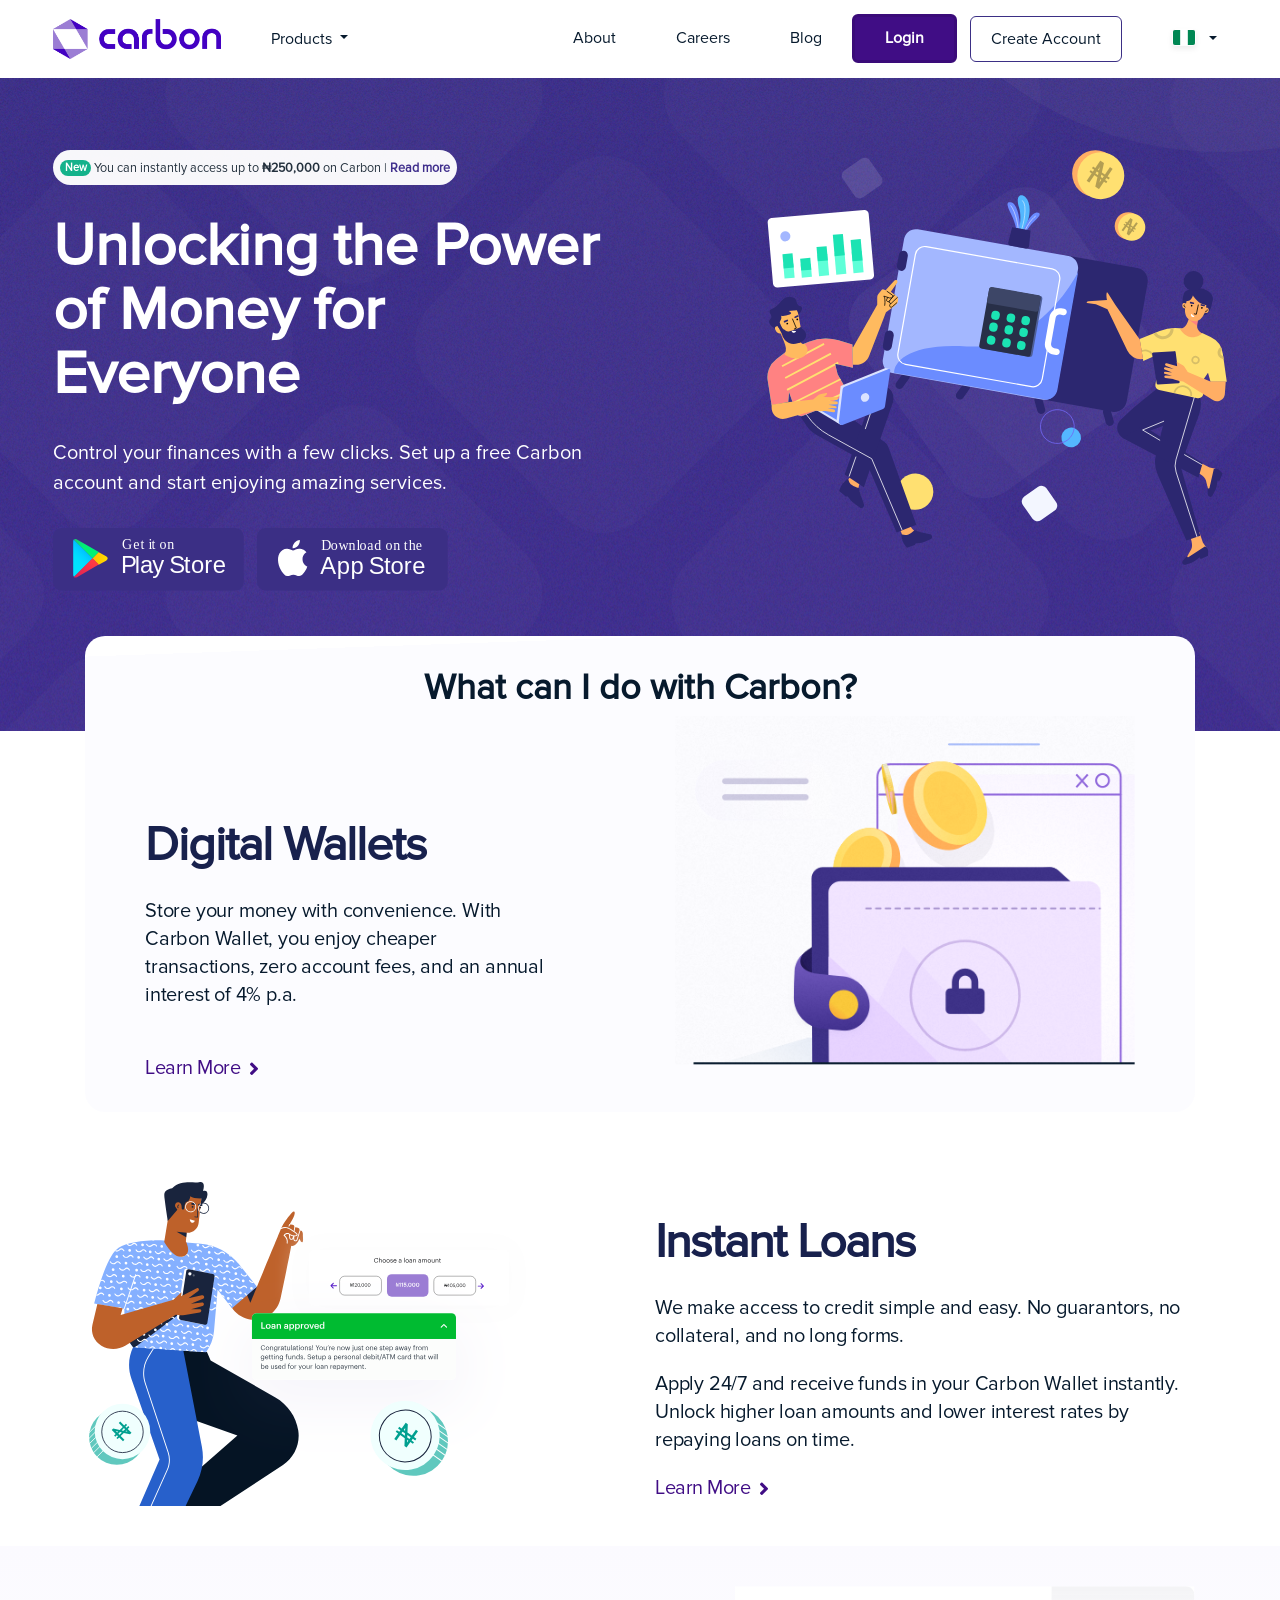
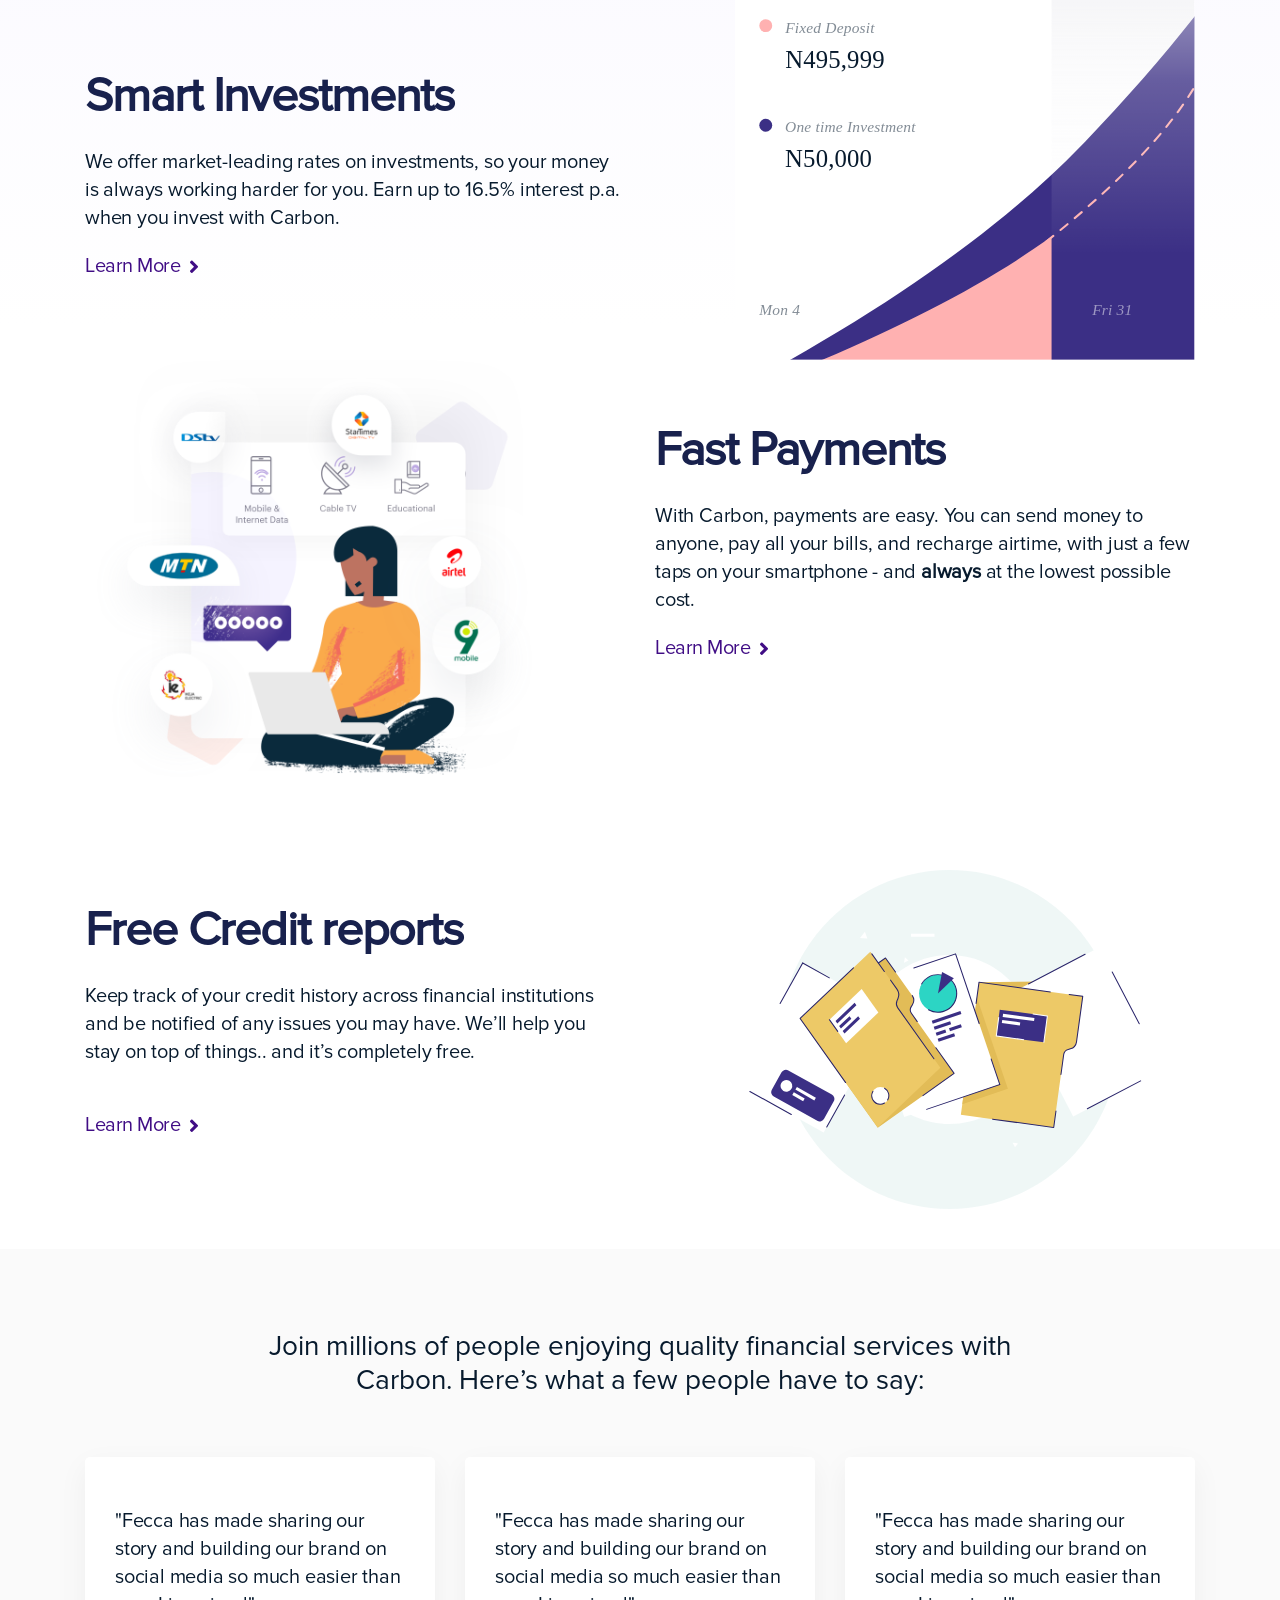
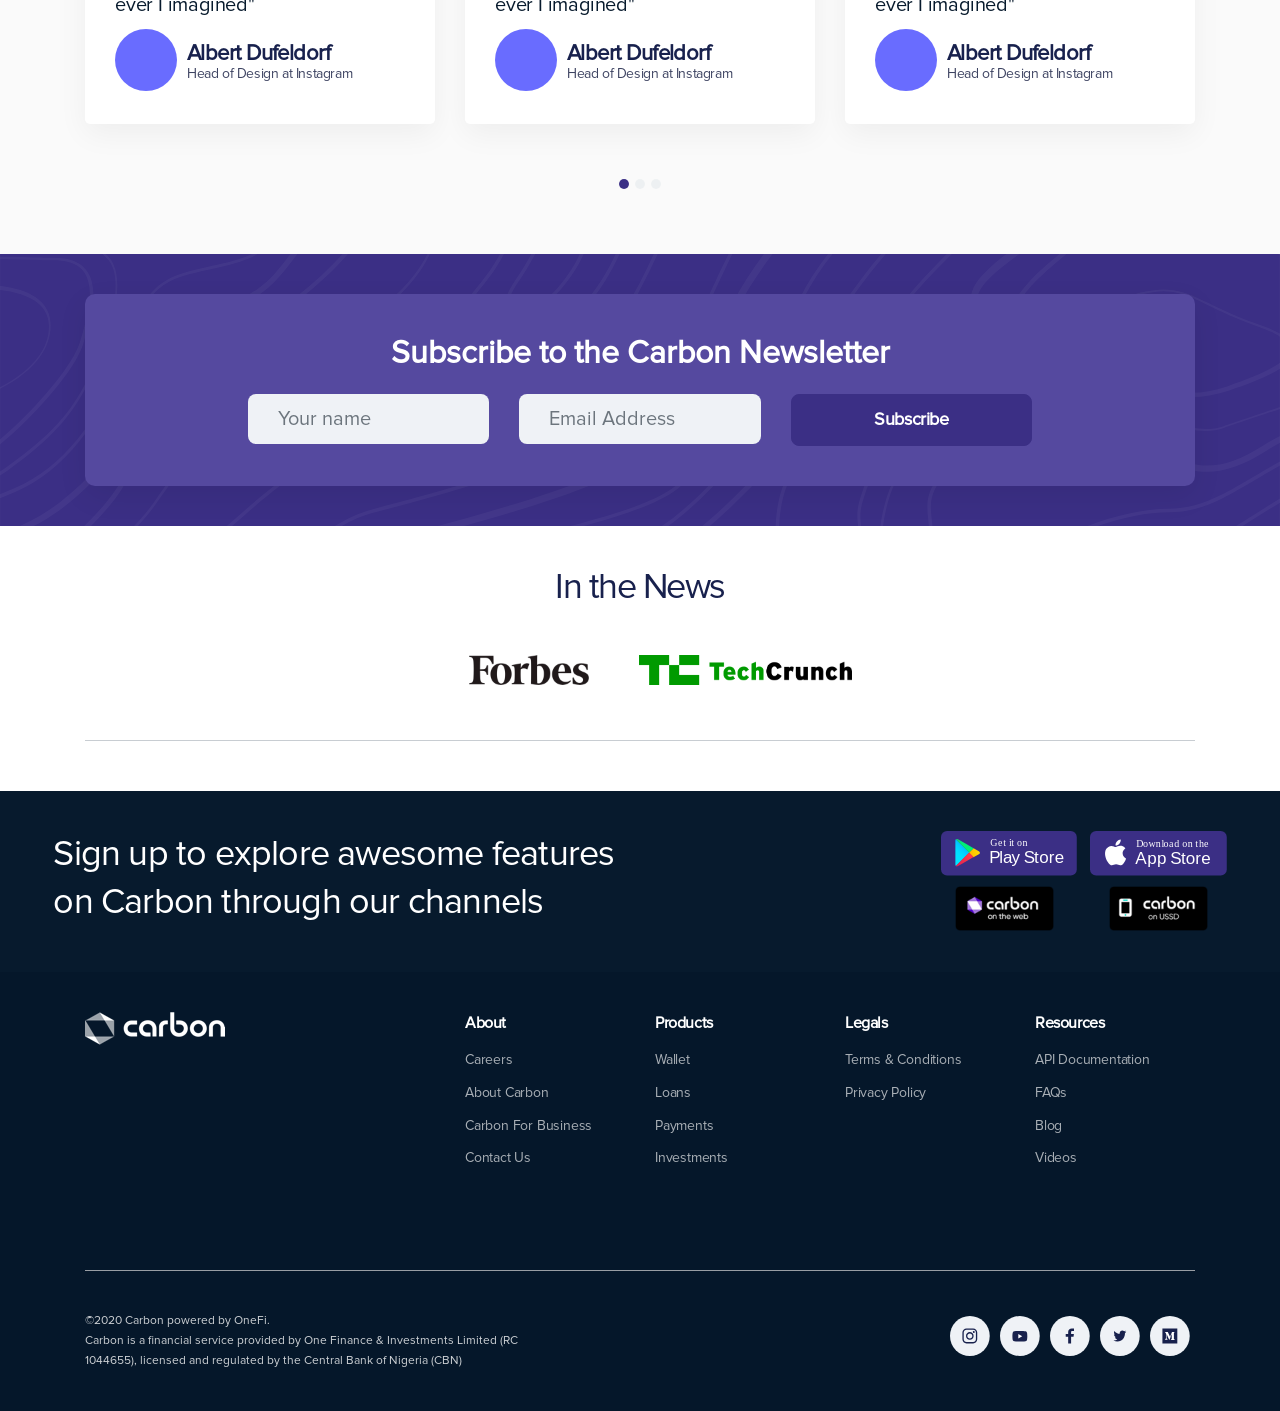
<file: index.html>
<!DOCTYPE html>
<html>
<head>
	<meta name="viewport" content="width=device-width, initial-scale=1, shrink-to-fit=no">
    <meta name="description" content="With Carbon, transfer fundsm pay bills at lower fees, buy airtime, get instant loans without collateral, and invest money. Download the Carbon app.">
    <meta name="author" content="Carbon">

	<title>Carbon - Payments, Bills, Instant Loans, Investments, Credit Reports</title>
	
	<link rel="icon" href="images/favicon-32x32.png" sizes="32x32">
    <link rel="icon" href="images/favicon-192x192.png" sizes="192x192">
    <link rel="apple-touch-icon-precomposed" href="images/favicon-180x180.png">
	<link href="vendor/bootstrap/bootstrap.min.css" rel="stylesheet">
	<link rel="stylesheet" href="vendor/fortawesome/css/all.min.css">
	<link rel="stylesheet" href="css/hover-min.css">
	<link rel="stylesheet" href="css/style.css">
	<link rel="stylesheet" href="css/smallerscreen.css">
</head>
<body id="body">
	<header class="header">
		<nav class="navbar navbar-expand-md fixed-top">
			<div class="container-fluid">
				<!-- Brand -->
				<a class="navbar-brand" href="index.html">
					<img src="images/logo.png" class="img-fluid logo" alt="">
				</a>
			
				<!-- Toggler/collapsibe Button -->
				<button class="navbar-toggler" type="button" data-toggle="collapse" data-target="#collapsibleNavbar">
					<i class="fa fa-bars"></i>
				</button>
			
				<!-- Navbar links -->
				<div class="collapse navbar-collapse" id="collapsibleNavbar">
					<ul class="navbar-nav">
						<li class="nav-item dropdown">
							<a class="nav-link dropdown-toggle" href="#" data-toggle="dropdown">
								Products
							</a>
							<!-- <div class="dropdown-menu">
								<a class="dropdown-item hvr-grow" href="wallet.html">Wallet</a>
								<a class="dropdown-item hvr-grow" href="loan.html">Loans</a>
								<a class="dropdown-item hvr-grow" href="payment.html">Payments</a>
								<a class="dropdown-item hvr-grow" href="investment.html">Investments</a>
							</div> -->
							<div class="dropdown-menu dropdown-menu-lg">
                                <ul class="list-group list-group-flush list-unstyled">
                                    <li>
                                        <a href="wallet.html" class="list-group-item list-group-item-action hvr-grow" role="button">
                                            <div class="media d-flex align-items-left">
                                                <img src="images/homepage/debit-card.png" style="width: 50px;">
                                                <div class="media-body ml-3">
                                                    <h6 class="mb-1">Digital Wallets</h6>
                                                    <p class="mb-0">With Carbon Wallet, you enjoy cheaper transactions, zero account fees, and maximum security</p>
                                                </div>
                                            </div>
                                        </a>
                                    </li>

                                    <li>
                                        <a href="loan.html" class="list-group-item list-group-item-action hvr-grow" role="button">
                                            <div class="media d-flex align-items-left">
                                                <img src="images/homepage/carbon-grayscale.png" style="width: 50px;">
                                                <div class="media-body ml-3">
                                                    <h6 class="mb-1">Instant Loans</h6>
                                                    <p class="mb-0">We make access to credit simple and easy. No guarantors, no collateral, and no long forms.</p>
                                                </div>
                                            </div>
                                        </a>
                                    </li>
                                    
                                    <li>
                                        <a href="investment.html" class="list-group-item list-group-item-action hvr-grow" role="button">
                                            <div class="media d-flex align-items-left">
                                                <img src="images/homepage/id-card.png" style="width: 50px;">
                                                <div class="media-body ml-3">
                                                    <h6 class="mb-1">Smart Investments</h6>
                                                    <p class="mb-0">We offer market-leading rates on investments, so your money is always working harder for you. </p>
                                                </div>
                                            </div>
                                        </a>
                                    </li>

                                    <li>
                                        <a href="payment.html" class="list-group-item list-group-item-action hvr-grow" role="button">
                                            <div class="media d-flex align-items-left">
                                                <img src="images/homepage/fund.svg" style="width: 50px;">
                                                <div class="media-body ml-3">
                                                    <h6 class="mb-1">Fast Payments</h6>
                                                    <p class="mb-0">We make access to credit simple and easy. No guarantors, no collateral, and no long forms.</p>
                                                </div>
                                            </div>
                                        </a>
                                    </li>

                                </ul>
                            </div>
						</li>
					</ul>
					<ul class="navbar-nav second-nav ml-auto">
						<li class="nav-item">
							<a class="nav-link" href="about.html">About </a>
						</li>
						<li class="nav-item">
							<a class="nav-link" href="https://onefi.bamboohr.com/jobs/">Careers</a>
						</li>
						<li class="nav-item">
							<a class="nav-link" href="http://medium.com/@getcarbon">Blog</a>
						</li>
						<div>
							<a class="btn btn-info btn-login" href="https://portal.getcarbon.co/login">Login</a>
							<a class="btn btn-info btn-create" href="https://portal.getcarbon.co/register">Create Account</a>
						</div>
						<li class="nav-item">
							<a class="nav-link dropdown-toggle flag-dropdown" href="https://getcarbon.co" id="navbardrop" data-toggle="dropdown">
								<img src="images/homepage/countryselector.svg">
							</a>
							<div class="dropdown-menu" style="left: auto;">
								<a class="dropdown-item" href="http://kenya.getcarbon.co"><span>🇰🇪 &nbsp;</span><span>Kenya</span></a>
							</div>
						</li>
					</ul>
				</div>
			</div>
		</nav>
		
		<div class="container-fluid">
			<div class="header__box">
				<div class="row">
					<div class="col-lg-6 col-md-6">
						<div class="header__access-box">
							<span class="badge badge-primary">New</span>
							You can instantly access up to <strong>₦250,000</strong> on Carbon | <a href="" class="header__read-more">Read more</a>
						</div>
						<div class="margin-top-30">
							<h1 class="heading-primary-white">Unlocking the Power of Money for Everyone</h1>
							<p class="paragraph-white margin-top-30">Control your finances with a few clicks. Set up a free Carbon account and start enjoying amazing services.</p>
							<div class="appstore-wrapper margin-top-30">
								<a href="https://play.google.com/store/apps/details?id=com.lenddo.mobile.paylater&referrer=utm_source%3Dpaylaterwebsite%26utm_medium%3Dpaylaternavbutton%26utm_term%3Dpaylaterwebsite%26utm_content%3Dpaylaternavbutton%26utm_campaign%25paylaterwebsite%26anid%3Dadmob" class="margin-top-10" target="_blank"><img src="images/carbon-play-store-purple.svg" class="img-fluid" alt="carbon playstore image"></a>
								<a href="https://apps.apple.com/us/app/carbon-by-one-finance/id1494856668?ls=1" class="margin-left-10" target="_blank"><img src="images/carbon-app-store-purple.svg" class="img-fluid" alt="carbon appstore image"></a>
							</div>		
						</div>
					</div>
					<div class="col-lg-6 col-md-6">
						<div class="pull-right image-width">
							<img src="images/money.svg" class="img-fluid" alt="">
						</div>
					</div>
				</div>
			</div>
		</div>
	</header>
	<main class="main">
		<div class="container">
			<section class="section-wallet">
				<h3 class="heading-tertiary-variation" style="font-weight: bold;">What can I do with Carbon?</h3>
				<div class="row sm-hidden">
					<div class="col-lg-6 col-md-6">
						<div class="margin-top-100">
							<h2 class="heading-secondary margin-top-30">Digital Wallets</h2>
							<p class="paragraph">Store your money with convenience. With Carbon Wallet, you enjoy cheaper transactions, zero account fees, and an annual interest of 4% p.a.</p>
							<a class="anchor-link" href="wallet.html">Learn More &nbsp;<i class="fa fa-angle-right"></i></a>
						</div>
					</div>
					<div class="col-lg-6 col-md-6">
						<div class="pull-right image-width">
							<img src="images/digitalwallets.png" srcset="images/digitalwallets@2x.png 2x, images/digitalwallets@3x.png 3x" class="img-fluid" alt="digital wallet">
						</div>
					</div>
				</div>
				<div class="row md-hidden">
					<div class="col-12">
						<div>
							<img src="images/digitalwallets.png" srcset="images/digitalwallets@2x.png 2x, images/digitalwallets@3x.png 3x" class="img-fluid" alt="digital wallet">
						</div>
					</div>
					<div class="col-12">
						<div class="margin-top-100">
							<h2 class="heading-secondary margin-top-30">Digital Wallets</h2>
							<p class="paragraph">Store your money with convenience. With Carbon Wallet, you enjoy cheaper transactions, zero account fees, and an annual interest of 4% p.a.</p>
							<a class="anchor-link" href="wallet.html">Learn More &nbsp;<i class="fa fa-angle-right"></i></a>
						</div>
					</div>
				</div>
			</section>
			<section class="section-loan">
				<div>
					<div class="row margin-top-30">
						<div class="col-lg-6 col-md-6">
							<div class="image-width">
								<img src="images/homepage/instantloans.svg" class="img-fluid" alt="instant loans">
							</div>
						</div>
						<div class="col-lg-6 col-md-6">
							<div>
								<h2 class="heading-secondary margin-top-30">Instant Loans</h2>
								<div>
									<p class="paragraph">We make access to credit simple and easy. No guarantors, no collateral, and no long forms.</p>
									<p class="paragraph">Apply 24/7 and receive funds in your Carbon Wallet instantly. Unlock higher loan amounts and lower interest rates by repaying loans on time.</p>
								</div>
								<a class="anchor-link" href="loan.html">Learn More &nbsp;<i class="fa fa-angle-right"></i></a>
							</div>
						</div>
					</div>
				</div>
			</section>
		</div>
		<section class="section-investment">
			<div class="container">
				<!-- for larger screens -->
				<div class="row sm-hidden">
					<div class="col-lg-6 col-md-6">
						<div class="margin-top-80">
							<h2 class="heading-secondary">Smart Investments</h2>
							<p class="paragraph">We offer market-leading rates on investments, so your money is always working harder for you. Earn up to 16.5% interest p.a. when you invest with Carbon.</p>
							<a class="anchor-link" href="investment.html">Learn More &nbsp;<i class="fa fa-angle-right"></i></a>
						</div>
					</div>
					<div class="col-lg-6 col-md-6">
						<div class="pull-right image-width">
							<img src="images/homepage/smartinvestments.svg" class="img-fluid" alt="smart investments">
						</div>
					</div>
				</div>

				<!-- for smaller screens -->
				<div class="row md-hidden">
					<div class="col-12">
						<div class="image-width">
							<img src="images/homepage/smartinvestments.svg" class="img-fluid" alt="smart investments">
						</div>
					</div>
					<div class="col-12">
						<div class="margin-top-80">
							<h2 class="heading-secondary">Smart Investments</h2>
							<p class="paragraph">We offer market-leading rates on investments, so your money is always working harder for you. Earn up to 16.5% interest p.a. when you invest with Carbon.</p>
							<a class="anchor-link" href="investment.html">Learn More &nbsp;<i class="fa fa-angle-right"></i></a>
						</div>
					</div>
				</div>
				<div class="row section-payment">
					<div class="col-lg-6 col-md-6">
						<div class="image-width">
							<img src="images/fastpayments.png" class="img-fluid" alt="fast payments">
						</div>
					</div>
					<div class="col-lg-6 col-md-6">
						<div class="margin-top-60">
							<h2 class="heading-secondary">Fast Payments</h2>
							<p class="paragraph">With Carbon, payments are easy. You can send money to anyone, pay all your bills, and recharge airtime, with just a few taps on your smartphone - and <strong>always</strong> at the lowest possible cost.</p>
							<a class="anchor-link" href="payment.html">Learn More &nbsp;<i class="fa fa-angle-right"></i></a>
						</div>
					</div>
				</div>
			</div>
		</section>
		<section class="section-report">
			<div class="container">
				<!-- for larger screens -->
				<div class="row sm-hidden">
					<div class="col-lg-6 col-md-6">
						<div>
							<h2 class="heading-secondary margin-top-30">Free Credit reports</h2>
							<p class="paragraph">Keep track of your credit history across financial institutions and be notified of any issues you may have. We’ll help you stay on top of things.. and it’s completely free.</p>
							<a class="anchor-link" href="https://portal.getcarbon.co/free-credit-report">Learn More &nbsp;<i class="fa fa-angle-right"></i></a>
						</div>
					</div>
					<div class="col-lg-6 col-md-6">
						<div class="pull-right image-width">
							<img src="images/creditreports.svg" class="img-fluid" alt="credit reports">
						</div>
					</div>
				</div>

				<!-- for smaller screens -->
				<div class="row md-hidden">
					<div class="col-lg-7 col-md-6">
						<div class="text-center">
							<div class="image-width">
								<img src="images/creditreports.svg" class="img-fluid" alt="credit reports">
							</div>
						</div>
					</div>
					<div class="col-lg-5 col-md-6">
						<div>
							<h2 class="heading-secondary margin-top-30">Free Credit reports</h2>
							<p class="paragraph">Keep track of your credit history across financial institutions and be notified of any issues you may have. We’ll help you stay on top of things.. and it’s completely free.</p>
							<a class="anchor-link" href="https://portal.getcarbon.co/free-credit-report">Learn More &nbsp;<i class="fa fa-angle-right"></i></a>
						</div>
					</div>
				</div>
			</div>
		</section>
		<section class="section-testimonial">
			<h4 class="heading-four-variation text-center">Join millions of people enjoying quality financial services with Carbon. Here’s what a few people have to say:</h4>
			<div id="demo" class="carousel slide" data-ride="carousel">
				<!-- Indicators -->
				<ul class="carousel-indicators">
				    <li data-target="#demo" data-slide-to="0" class="active"></li>
				    <li data-target="#demo" data-slide-to="1"></li>
				    <li data-target="#demo" data-slide-to="2"></li>
				</ul>

				<!-- The slideshow -->
				<div class="carousel-inner">
				    <div class="carousel-item active">
				        <div class="container">
				        	<div class="row">
				        		<div class="col-lg-4 col-md-4">
				        			<div class="testimonial-box">
							        	<p class="paragraph">"Fecca has made sharing our story and building our brand on social media so much easier than ever I imagined"</p>
							        	<div class="d-flex">
							        		<div class="testimonial-box__image"></div>
							        		<div>
							        			<p class="testimonial-box__name">Albert Dufeldorf</p>
												<p class="testimonial-box__position">Head of Design at Instagram</p>
											</div>
							        	</div>
							        </div>
							    </div>
							    <div class="col-lg-4 col-md-4">
				        			<div class="testimonial-box">
							        	<p class="paragraph">"Fecca has made sharing our story and building our brand on social media so much easier than ever I imagined"</p>
							        	<div class="d-flex">
							        		<div class="testimonial-box__image"></div>
							        		<div>
							        			<p class="testimonial-box__name">Albert Dufeldorf</p>
												<p class="testimonial-box__position">Head of Design at Instagram</p>
											</div>
							        	</div>
							        </div>
							    </div>
							    <div class="col-lg-4 col-md-4">
				        			<div class="testimonial-box">
							        	<p class="paragraph">"Fecca has made sharing our story and building our brand on social media so much easier than ever I imagined"</p>
							        	<div class="d-flex">
							        		<div class="testimonial-box__image"></div>
							        		<div>
							        			<p class="testimonial-box__name">Albert Dufeldorf</p>
												<p class="testimonial-box__position">Head of Design at Instagram</p>
											</div>
							        	</div>
							        </div>
							    </div>
							</div>
				        </div>
				    </div>
				    <div class="carousel-item">
				        <div class="container">
				        	<div class="row">
				        		<div class="col-lg-4 col-md-4">
				        			<div class="testimonial-box">
							        	<p class="paragraph">"Fecca has made sharing our story and building our brand on social media so much easier than ever I imagined"</p>
							        	<div class="d-flex">
							        		<div class="testimonial-box__image"></div>
							        		<div>
							        			<p class="testimonial-box__name">Albert Dufeldorf</p>
												<p class="testimonial-box__position">Head of Design at Instagram</p>
											</div>
							        	</div>
							        </div>
							    </div>
							    <div class="col-lg-4 col-md-4">
				        			<div class="testimonial-box">
							        	<p class="paragraph">"Fecca has made sharing our story and building our brand on social media so much easier than ever I imagined"</p>
							        	<div class="d-flex">
							        		<div class="testimonial-box__image"></div>
							        		<div>
							        			<p class="testimonial-box__name">Albert Dufeldorf</p>
												<p class="testimonial-box__position">Head of Design at Instagram</p>
											</div>
							        	</div>
							        </div>
							    </div>
							    <div class="col-lg-4 col-md-4">
				        			<div class="testimonial-box">
							        	<p class="paragraph">"Fecca has made sharing our story and building our brand on social media so much easier than ever I imagined"</p>
							        	<div class="d-flex">
							        		<div class="testimonial-box__image"></div>
							        		<div>
							        			<p class="testimonial-box__name">Albert Dufeldorf</p>
												<p class="testimonial-box__position">Head of Design at Instagram</p>
											</div>
							        	</div>
							        </div>
							    </div>
							</div>
				        </div>
				    </div>
				    <div class="carousel-item">
				        <div class="container">
				        	<div class="row">
				        		<div class="col-lg-4 col-md-4">
				        			<div class="testimonial-box">
							        	<p class="paragraph">"Fecca has made sharing our story and building our brand on social media so much easier than ever I imagined"</p>
							        	<div class="d-flex">
							        		<div class="testimonial-box__image"></div>
							        		<div>
							        			<p class="testimonial-box__name">Albert Dufeldorf</p>
												<p class="testimonial-box__position">Head of Design at Instagram</p>
											</div>
							        	</div>
							        </div>
							    </div>
							    <div class="col-lg-4 col-md-4">
				        			<div class="testimonial-box">
							        	<p class="paragraph">"Fecca has made sharing our story and building our brand on social media so much easier than ever I imagined"</p>
							        	<div class="d-flex">
							        		<div class="testimonial-box__image"></div>
							        		<div>
							        			<p class="testimonial-box__name">Albert Dufeldorf</p>
												<p class="testimonial-box__position">Head of Design at Instagram</p>
											</div>
							        	</div>
							        </div>
							    </div>
							    <div class="col-lg-4 col-md-4">
				        			<div class="testimonial-box">
							        	<p class="paragraph">"Fecca has made sharing our story and building our brand on social media so much easier than ever I imagined"</p>
							        	<div class="d-flex">
							        		<div class="testimonial-box__image"></div>
							        		<div>
							        			<p class="testimonial-box__name">Albert Dufeldorf</p>
												<p class="testimonial-box__position">Head of Design at Instagram</p>
											</div>
							        	</div>
							        </div>
							    </div>
							</div>
				        </div>
				    </div>
				 </div>
			</div>
		</section>
		<section class="section-newsletter">
			<div class="container">
				<div class="newsletter-wrapper">
					<h3>Subscribe to the Carbon Newsletter</h3>
					<div class="d-flex">
						<form>
							<div class="row">
								<div class="col-lg-4 col-md-4">
									<input type="text" class="form-control" name="" placeholder="Your name">
								</div>
								<div class="col-lg-4 col-md-4">
									<input type="email" class="form-control" name="" placeholder="Email Address">
								</div>
								<div class="col-lg-4 col-md-4">
									<button class="btn btn-info btn-subscribe">Subscribe</button>
								</div>
							</div>
						</form> 
					</div>
				</div>
			</div>
		</section>
		<section class="section-clients">
			<div class="container">
				<h3 class="heading-tertiary">In the News</h3>
				<div class="d-flex" style="justify-content: center;">
					<div class="p-2">
						<a href="https://www.forbes.com/sites/tommywilliams1/2019/11/12/meet-the-dozie-brothers-two-nigerians-building-a-better-bank-for-africa/" target="_blank"><img src="images/homepage/forbes.png" class="img-fluid" alt="Forbes logo"></a>
					</div>
					<div class="p-2">
						<a href="https://techcrunch.com/2019/07/30/why-this-nigerian-fintech-startup-is-volunteering-audited-financials/" target="_blank"><img src="images/homepage/techcrunch.png" class="img-fluid" alt="Techcrunch logo"></a>
					</div>
				</div>
				<hr>
			</div>
		</section>
	</main>
	<footer class="footer">
		<div class="footer__top">
			<div class="container-fluid">
				<div class="row">
					<div class="col-lg-6 col-md-6">
						<div>
							<h3 class="heading-tertiary-white">Sign up to explore awesome features on Carbon through our channels</h3>
						</div>
					</div>
					<div class="col-lg-6 col-md-6">
						<div class="pull-right">
							<div>
								<a href="https://play.google.com/store/apps/details?id=com.lenddo.mobile.paylater&referrer=utm_source%3Dpaylaterwebsite%26utm_medium%3Dpaylaternavbutton%26utm_term%3Dpaylaterwebsite%26utm_content%3Dpaylaternavbutton%26utm_campaign%25paylaterwebsite%26anid%3Dadmob" target="_blank"><img src="images/carbon-play-store-purple.svg" class="img-fluid" alt="carbon playstore image"></a>
								<a href="https://apps.apple.com/us/app/carbon-by-one-finance/id1494856668?ls=1" target="_blank"><img src="images/carbon-app-store-purple.svg" class="img-fluid margin-left-10" alt="carbon appstore image"></a>
							</div>
							<div class="margin-top-10 row">
								<div class="col-lg-6 col-md-6 col-sm-6 col-6">
									<div class="text-center">
										<a href="https://portal.getcarbon.co/login" target="_blank"><img src="images/carbon-on-the-web.png" srcset="images/carbon-on-the-web@2x.png 2x, images/carbon-on-the-web@3x.png 3x"class="img-fluid" alt="carbon on the web image"></a>
									</div>
								</div>
								<div class="col-lg-6 col-md-6 col-sm-6 col-6">
									<a href="" target="_blank"><img src="images/carbon-via-ussd.png" srcset="images/carbon-via-ussd@2x.png 2x, images/carbon-via-ussd@3x.png 3x" class="img-fluid margin-left-10" alt="carbon via ussd image"></a>
								</div>
							</div>
						</div>
					</div>
				</div>
			</div>
		</div>
		<div class="footer__bottom">
			<div class="container">
				<div class="row">
					<div class="col-lg-4 col-md-4 col-sm-4 col-12">
						<div>
							<a href="index.html"><img src="images/footer-logo.png" srcset="images/footer-logo@2x.png 2x, images/footer-logo@3x.png 3x" class="img-fluid" alt=" carbon logo"></a>
						</div>
					</div>
					<div class="col-lg-8 col-md-8 col-sm-8 col-12">
						<div class="row">
							<div class="col-lg-3 col-md-3 col-sm-6 col-6">
								<h6>About</h6>
								<div class="margin-top-15">
									<p><a href="https://onefi.bamboohr.com/jobs/">Careers</a></p>
									<p><a href="about.html">About Carbon</a></p>
									<p><a href="https://business.getcarbon.co/">Carbon For Business</a></p>
									<p><a href="https://getcarbon.co/contact/">Contact Us</a></p>
								</div>
							</div>
							<div class="col-lg-3 col-md-3 col-sm-6 col-6">
								<h6>Products</h6>
								<div class="margin-top-15">
									<p><a href="wallet.html">Wallet</a></p>
									<p><a href="loan.html">Loans</a></p>
									<p><a href="payment.html">Payments</a></p>
									<p><a href="investment.html">Investments</a></p>
								</div>
							</div>
							<div class="col-lg-3 col-md-3 col-sm-6 col-6">
								<h6>Legals</h6>
								<div class="margin-top-15">
									<p><a href="terms.html">Terms & Conditions</a></p>
									<p><a href="privacy-policy.html">Privacy Policy</a></p>
								</div>
							</div>
							<div class="col-lg-3 col-md-3 col-sm-6 col-6">
								<h6>Resources</h6>
								<div class="margin-top-15">
									<p><a href="https://business.getcarbon.co/developers">API Documentation</a></p>
									<p><a href="faq.html">FAQs</a></p>
									<p><a href="http://medium.com/@getcarbon">Blog</a></p>
									<p><a href="https://www.youtube.com/GetCarbon">Videos</a></p>
								</div>
							</div>
						</div>
					</div>
				</div>
				<hr>
				<div>
					<div class="row margin-top-40">
						<div class="col-lg-5 col-md-5 col-sm-12 col-12">
							<div>
								<p class="powered">©2020 Carbon powered by OneFi.<br> Carbon is a financial service provided by One Finance & Investments Limited (RC 1044655), licensed and regulated by the Central Bank of Nigeria (CBN)</p>
							</div>
						</div>
						<div class="col-lg-7 col-md-7 col-sm-12 col-12">
							<div class="pull-right">
								<div class="d-flex">
									<div class="p-2">
										<a href="http://instagram.com/getcarbon" target="_blank"><img src="images/instagram.svg" class="img-fluid" alt="instagram icon"></a>
									</div>
									<div class="p-2">
										<a href="https://www.youtube.com/getcarbon" target="_blank"><img src="images/youtube.svg" class="img-fluid" alt="youtube icon"></a>
									</div>
									<div class="p-2">
										<a href="http://facebook.com/getcarbon" target="_blank"><img src="images/facebook.svg" class="img-fluid" alt="facebook icon"></a>
									</div>
									<div class="p-2">
										<a href="http://twitter.com/get_carbon" target="_blank"><img src="images/twitter.svg" class="img-fluid" alt="twitter icon"></a>
									</div>
									<div class="p-2">
										<a href="http://medium.com/@getcarbon" target="_blank"><img src="images/medium.svg" class="img-fluid" alt="medium icon"></a>
									</div>
								</div>
							</div>
						</div>
					</div>
				</div>
			</div>
		</div>
	</footer>



	<script src="vendor/bootstrap/popper.min.js"></script>
	<script src="vendor/jquery/jquery.min.js"></script>
	<script src="vendor/bootstrap/bootstrap.min.js"></script>
</body>
</html>
</file>
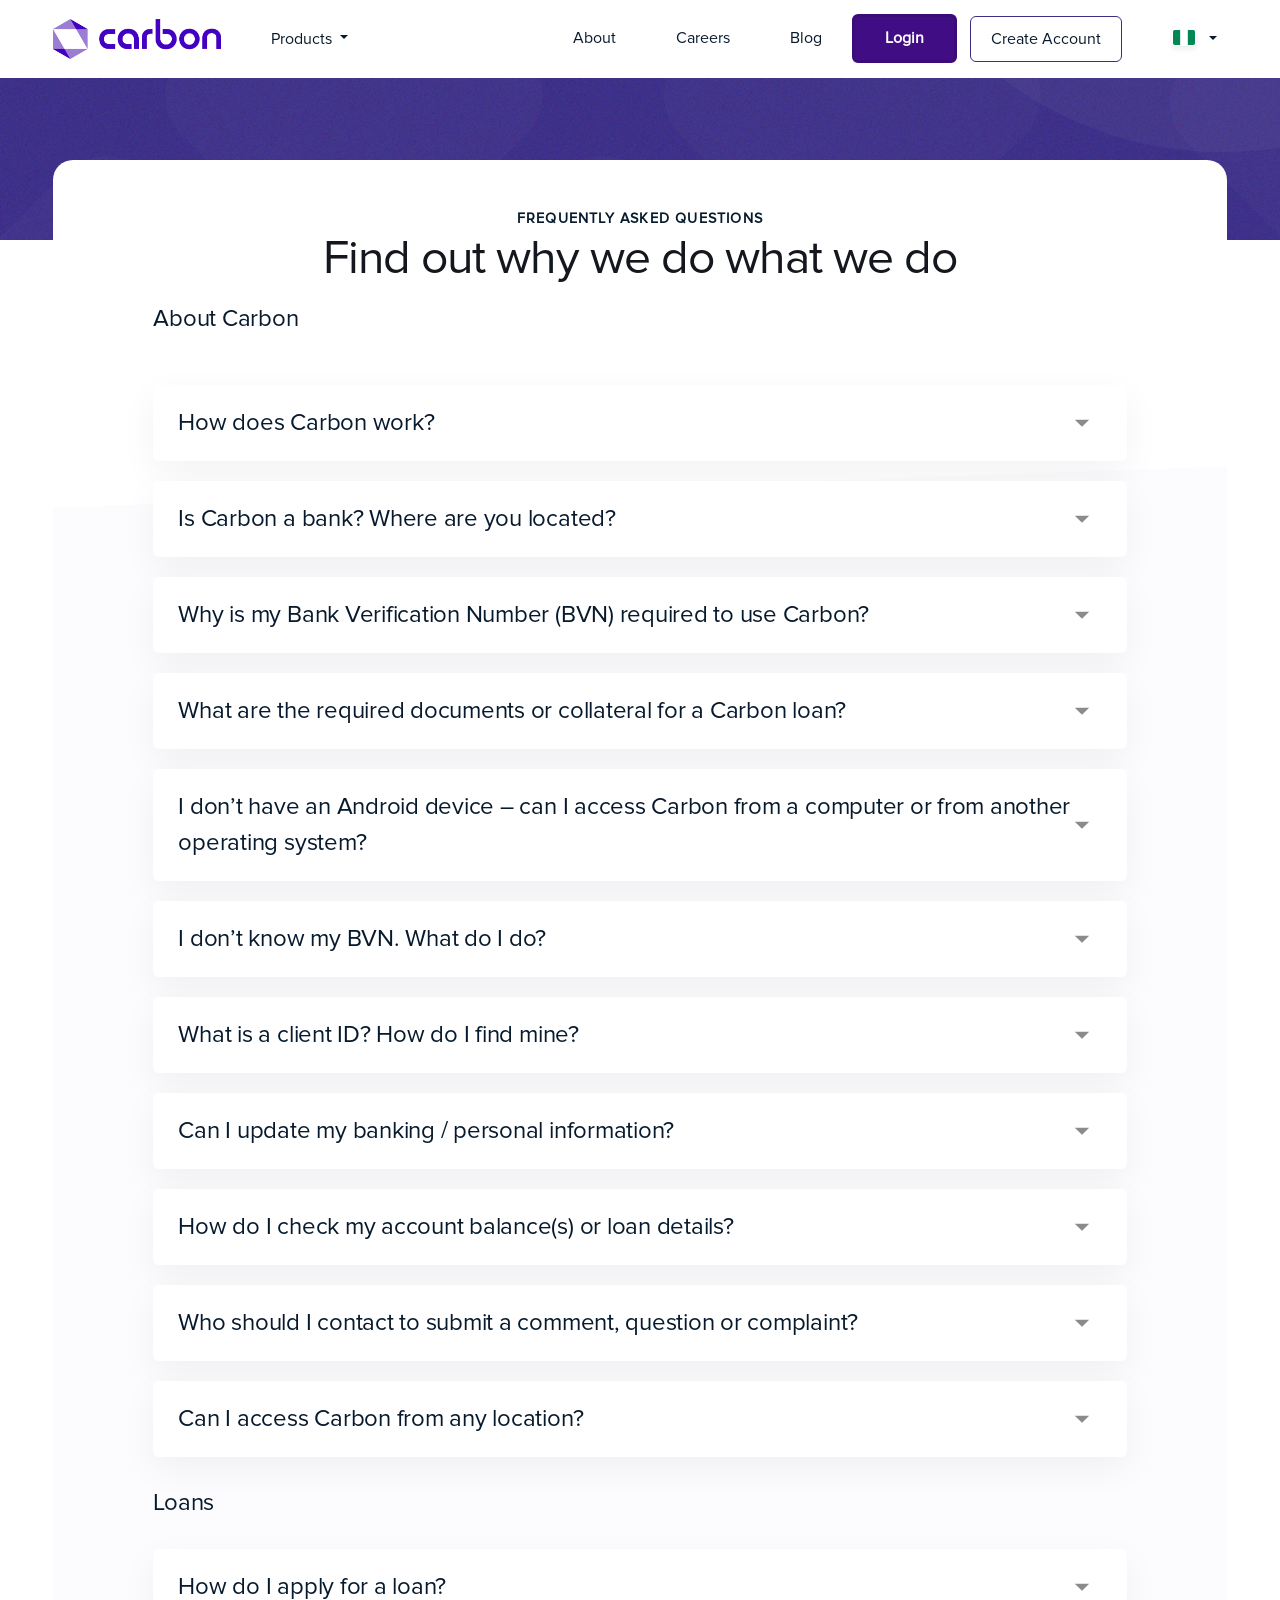
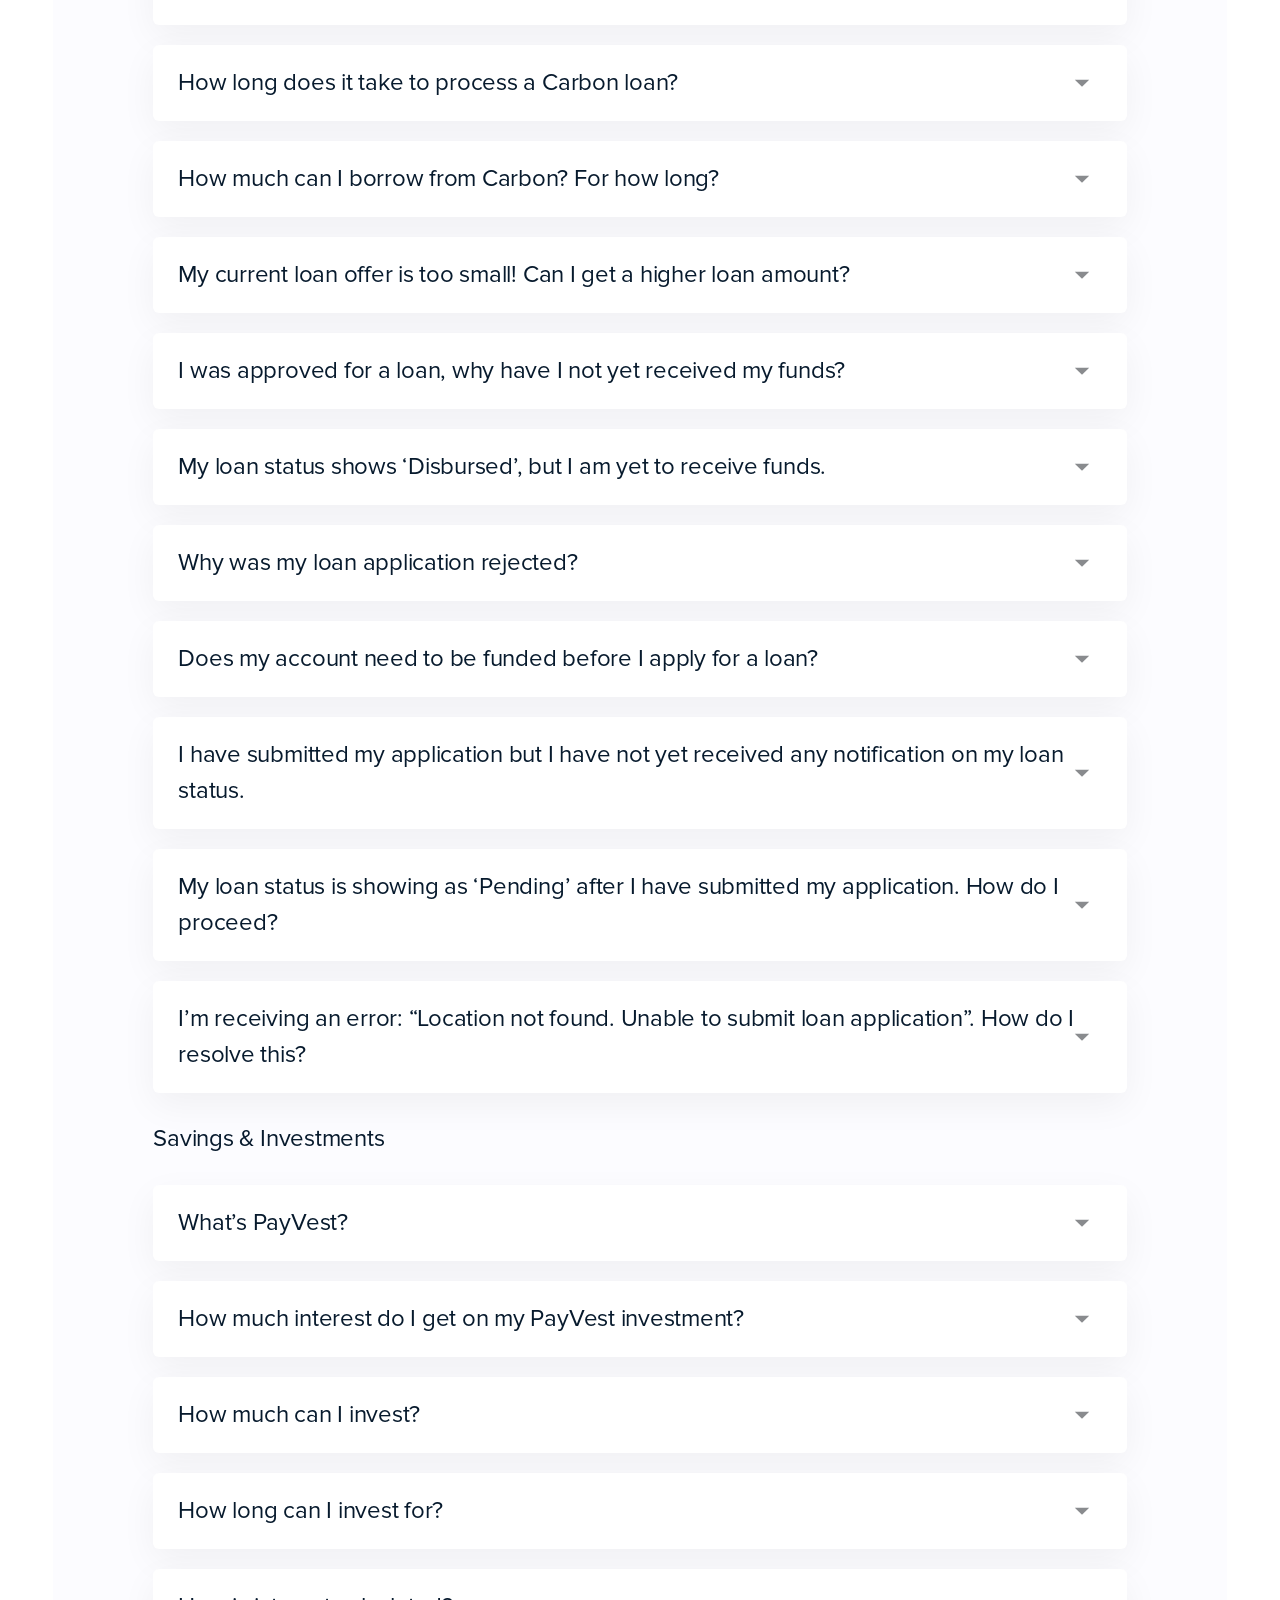
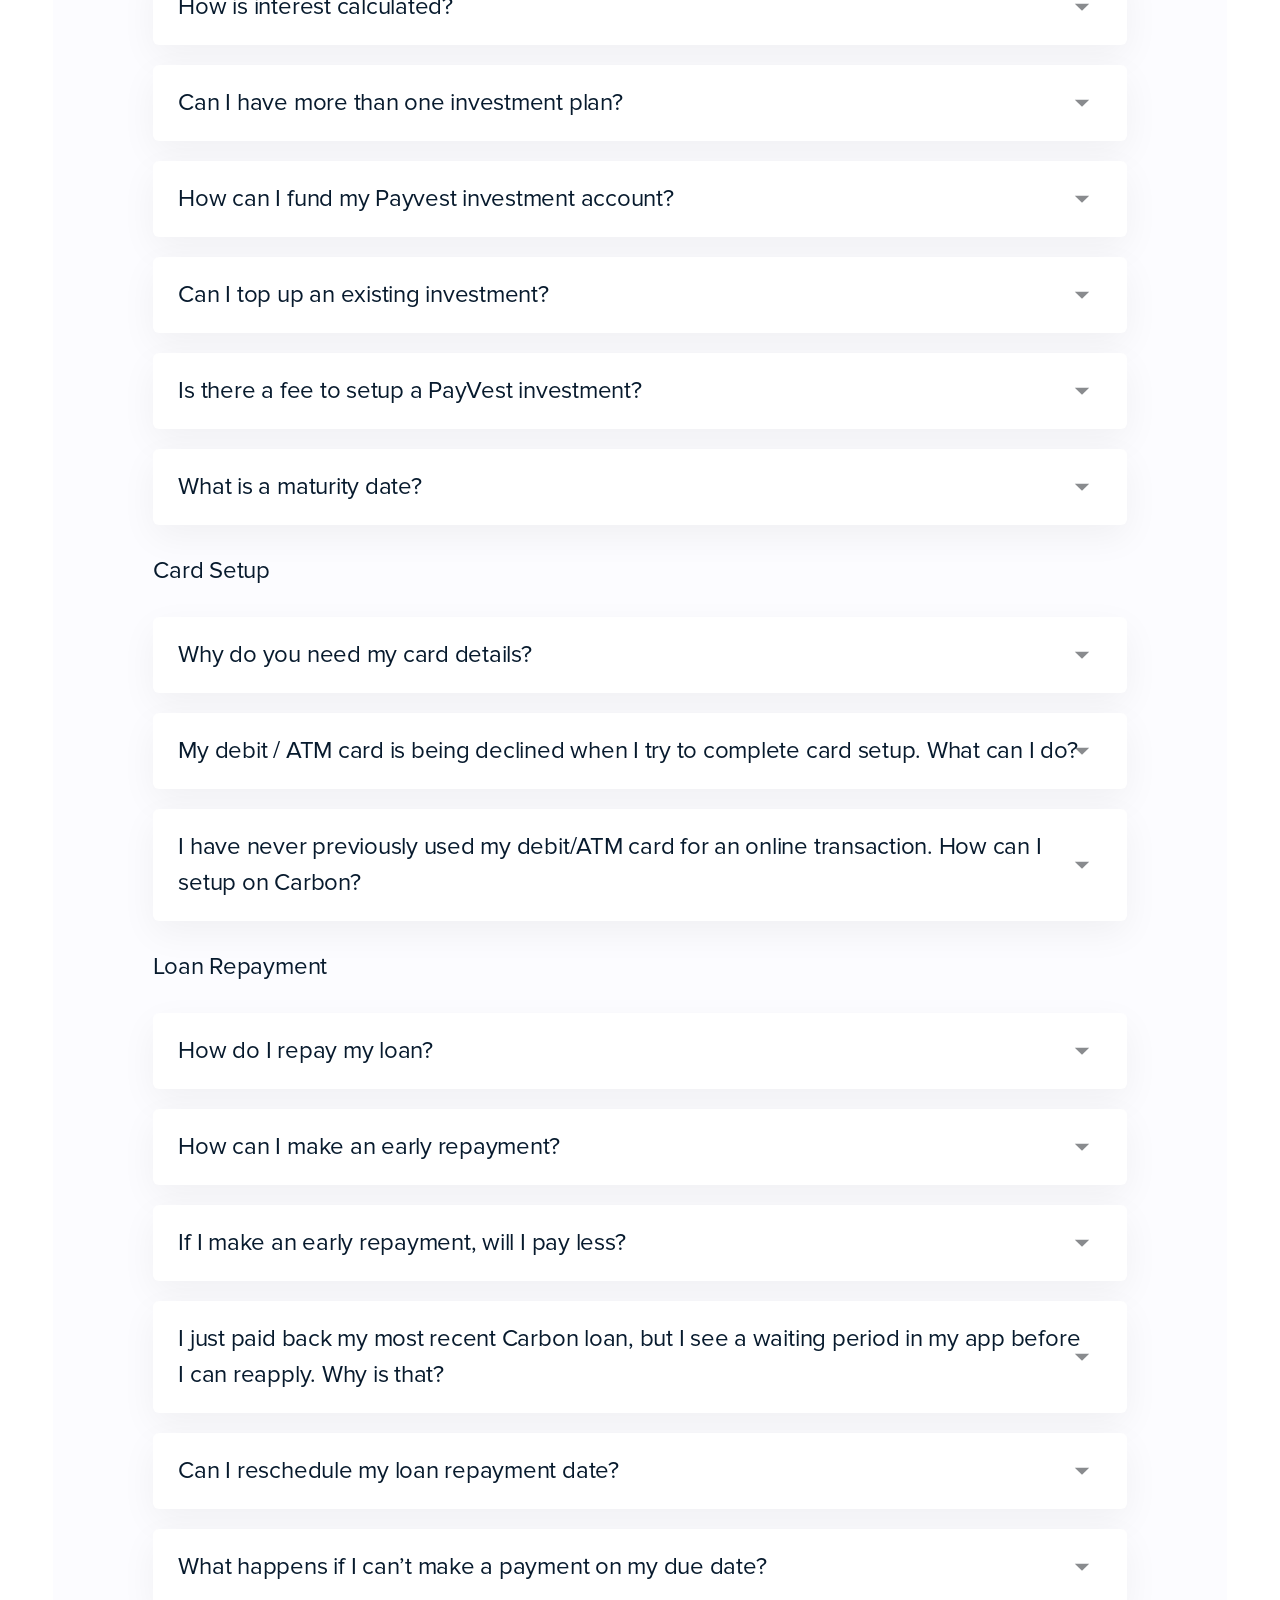
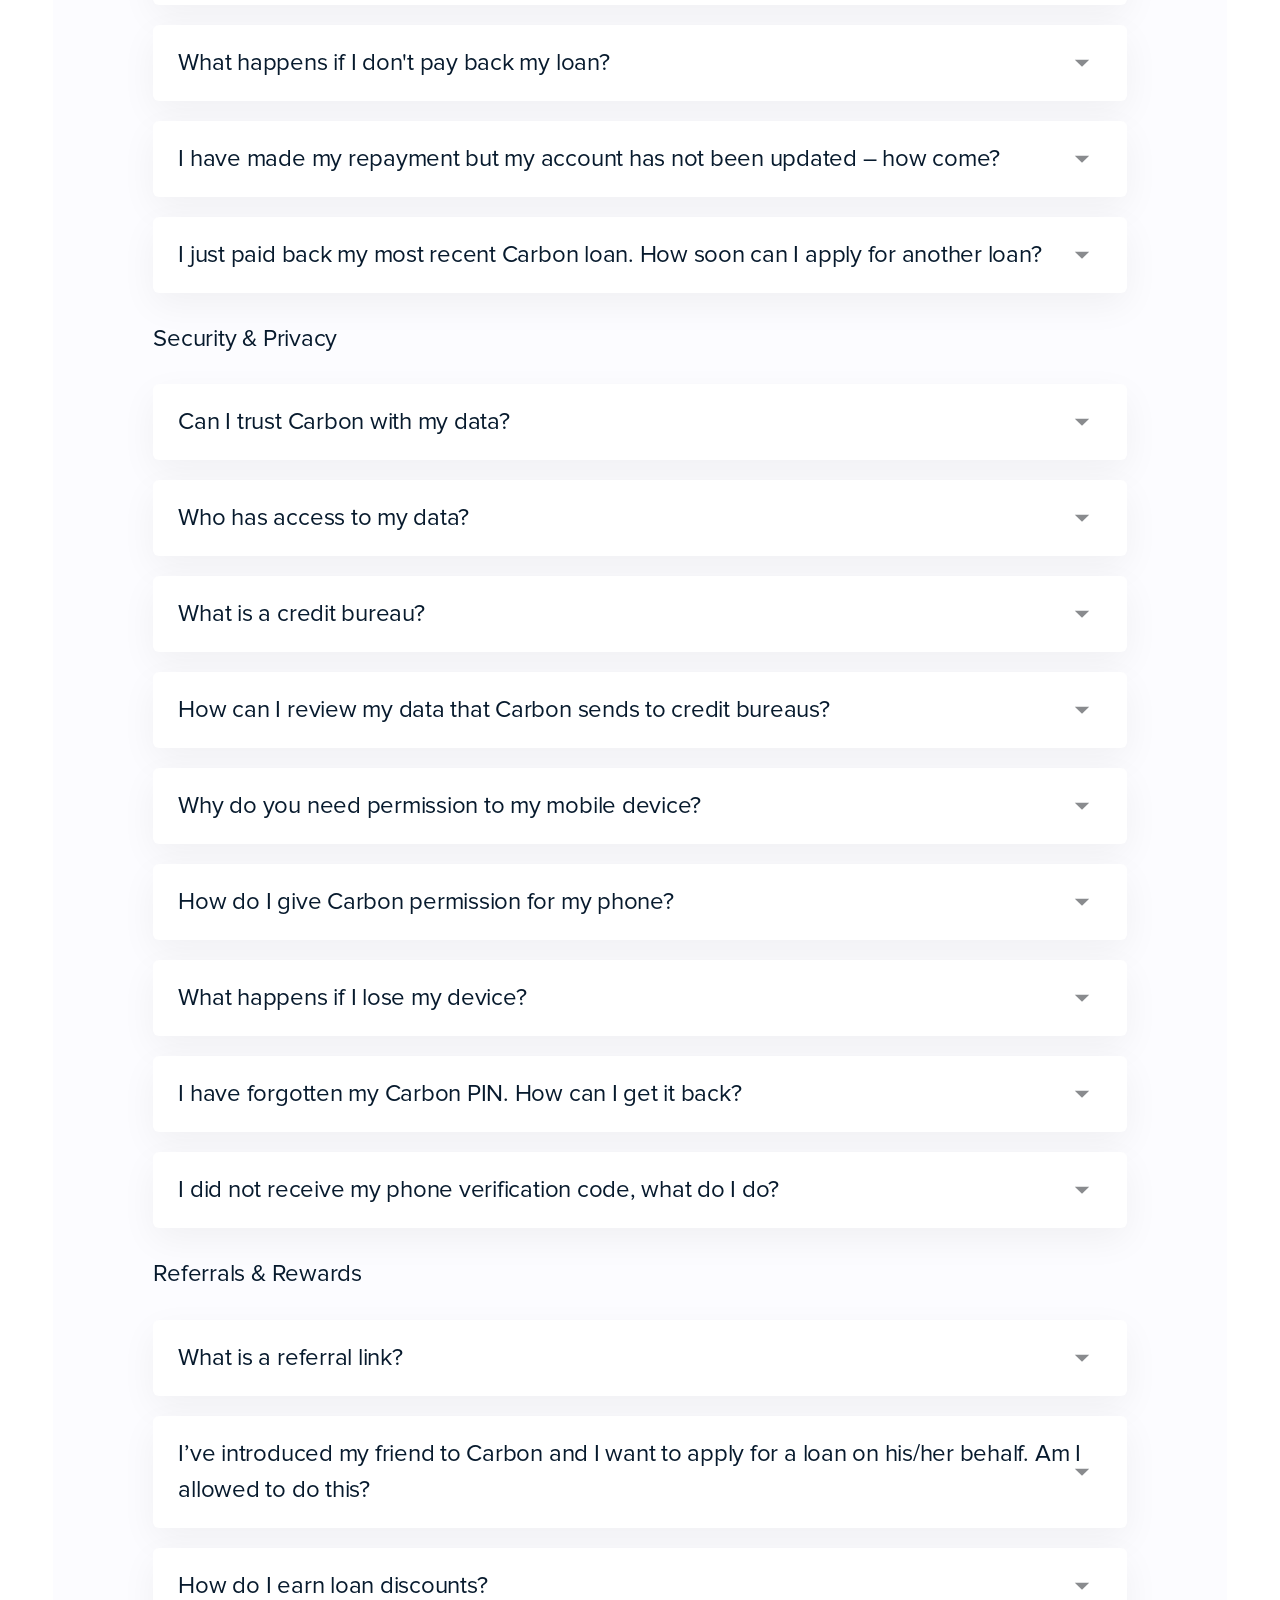
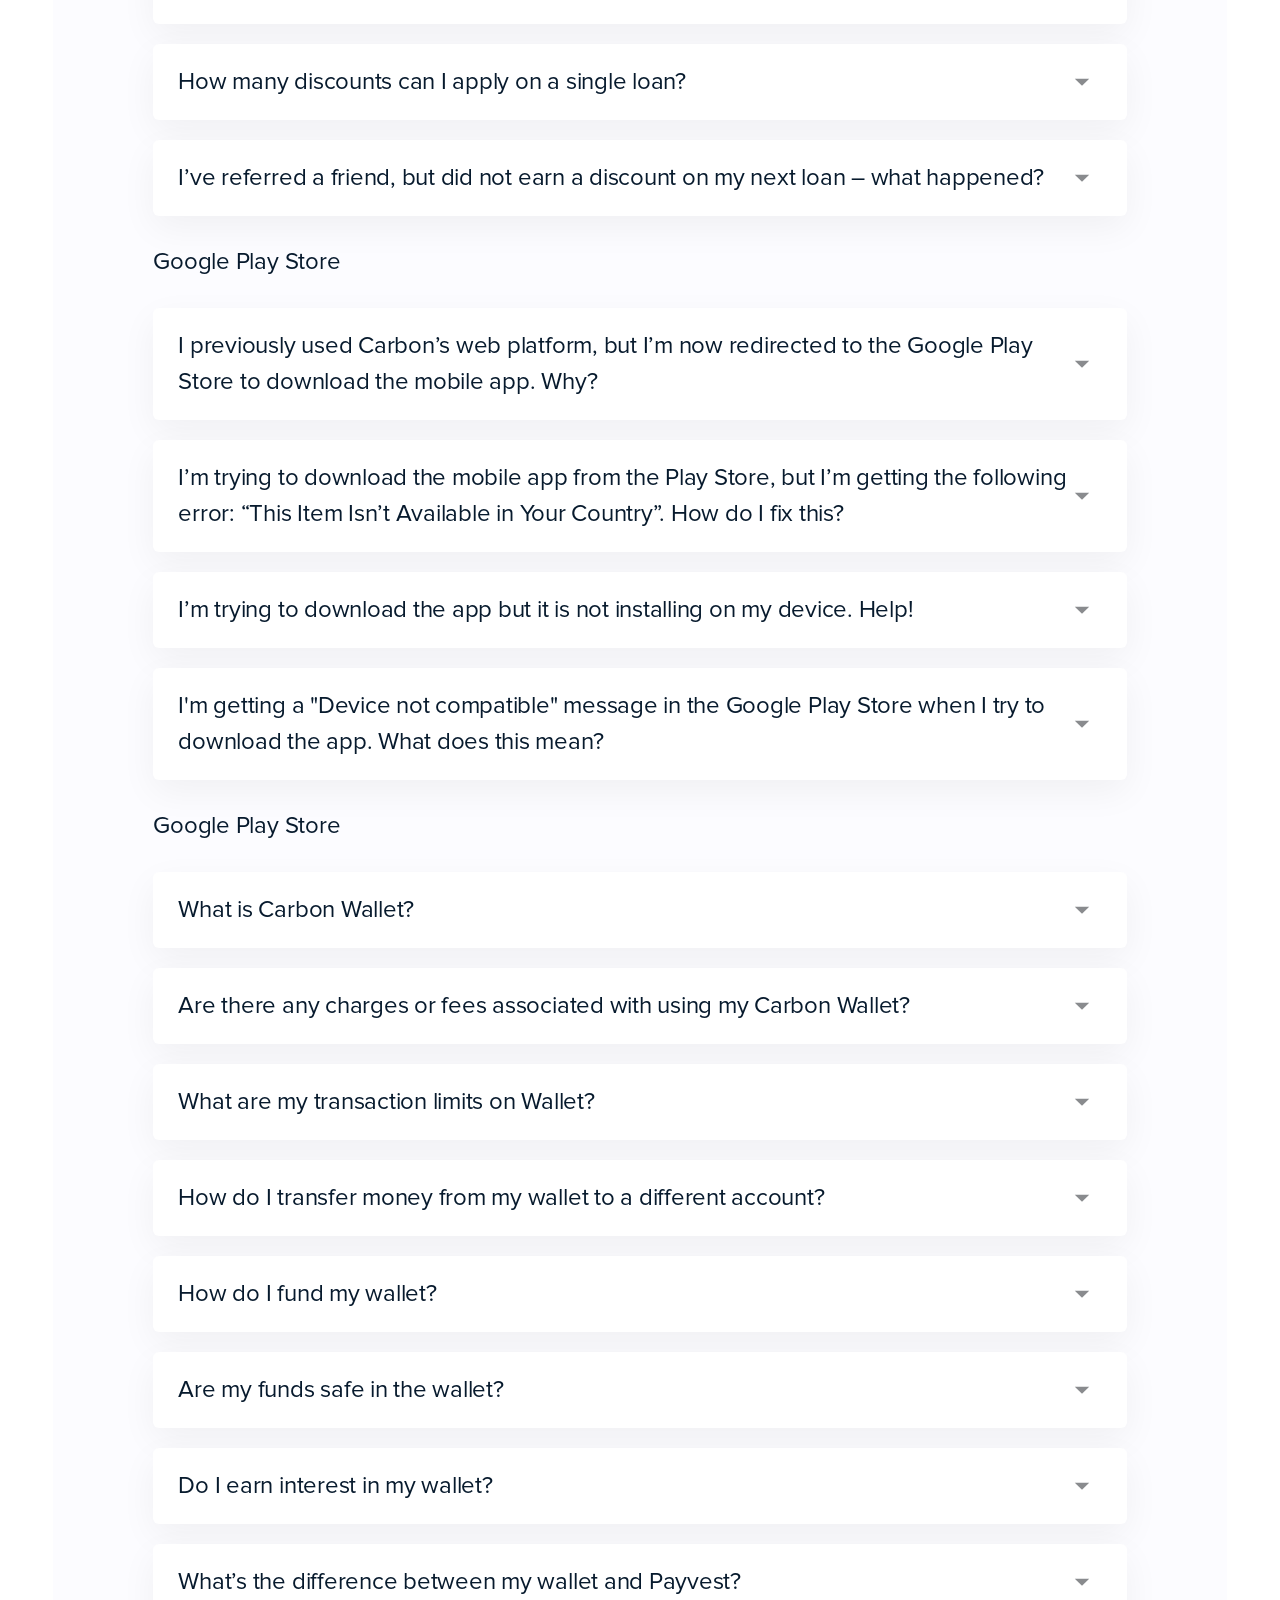
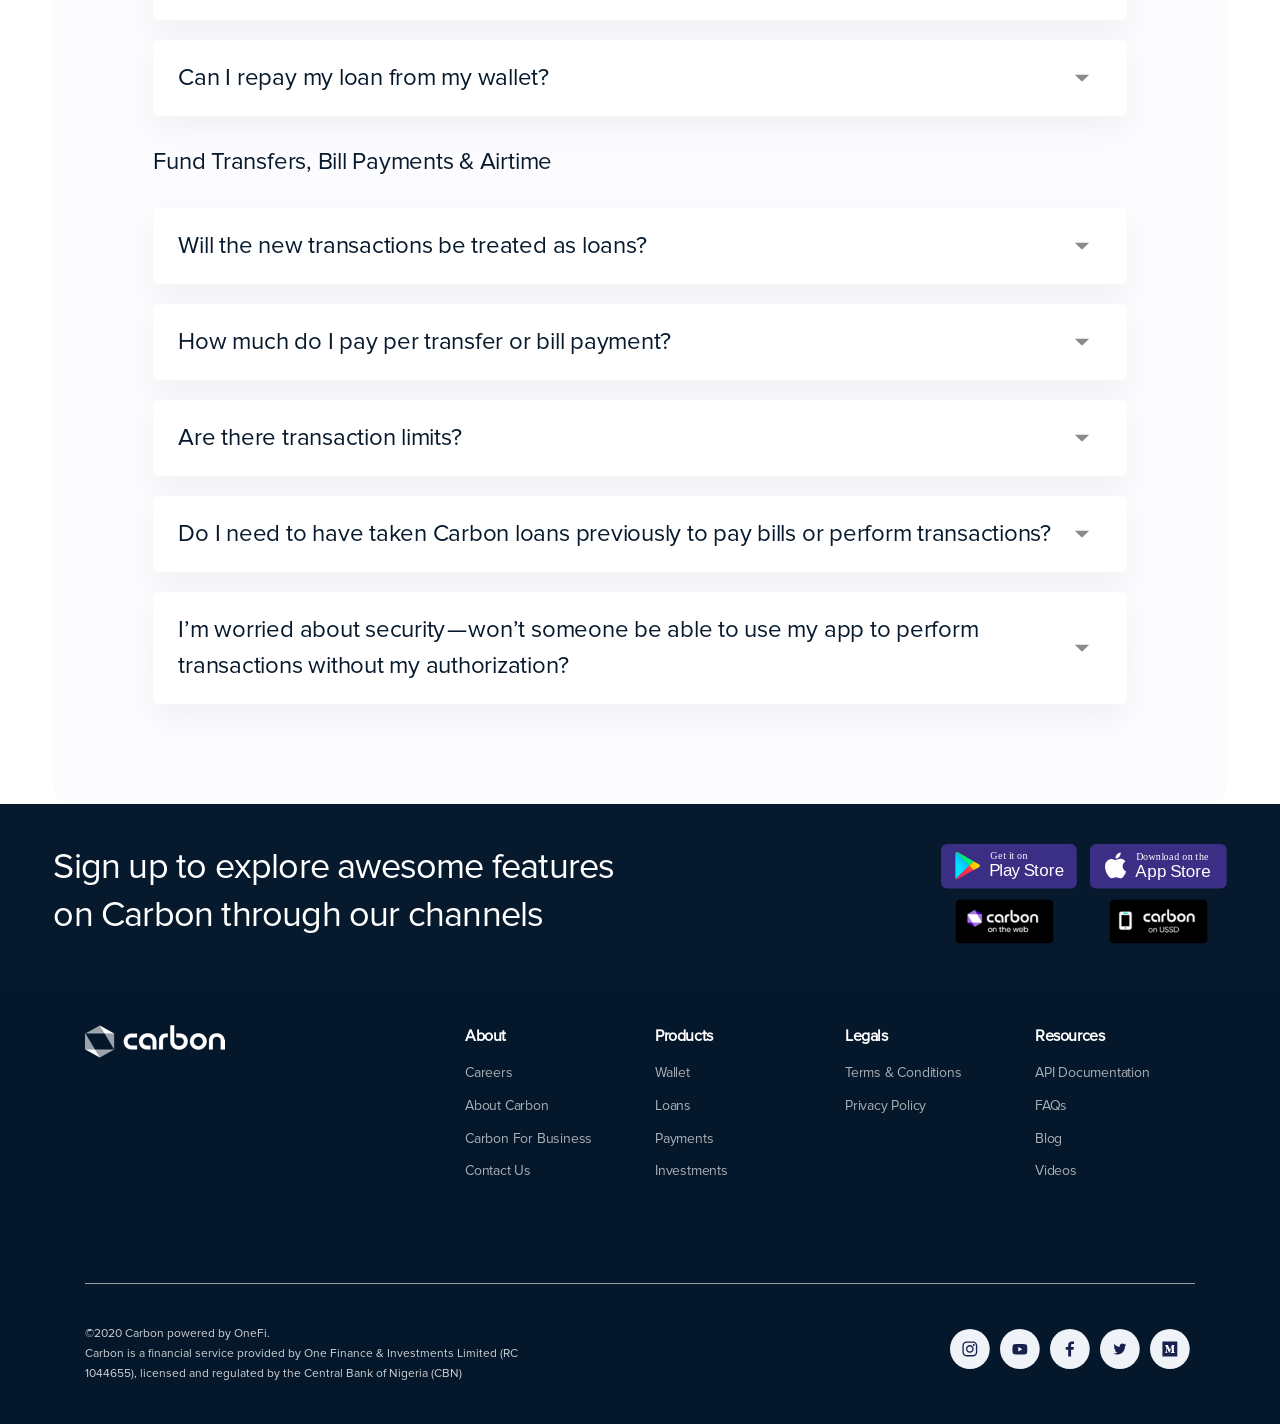
<file: faq.html>
<!DOCTYPE html>
<html>
<head>
	<meta name="viewport" content="width=device-width, initial-scale=1, shrink-to-fit=no">
    <meta name="description" content="With Carbon, transfer fundsm pay bills at lower fees, buy airtime, get instant loans without collateral, and invest money. Download the Carbon app.">
    <meta name="author" content="Carbon">

	<title>Carbon - Payments, Bills, Instant Loans, Investments, Credit Reports</title>
	
	<link rel="icon" href="images/favicon-32x32.png" sizes="32x32">
    <link rel="icon" href="images/favicon-192x192.png" sizes="192x192">
    <link rel="apple-touch-icon-precomposed" href="images/favicon-180x180.png">
	<link href="vendor/bootstrap/bootstrap.min.css" rel="stylesheet">
	<link rel="stylesheet" href="vendor/fortawesome/css/all.min.css">
	<link rel="stylesheet" href="css/hover-min.css">
	<link rel="stylesheet" href="css/style.css">
	<link rel="stylesheet" href="css/smallerscreen.css">
</head>
<body id="body">
	<header class="header faq-header">
		<nav class="navbar navbar-expand-md fixed-top">
			<div class="container-fluid">
				<!-- Brand -->
				<a class="navbar-brand" href="index.html">
					<img src="images/logo.png" class="img-fluid logo" alt="">
				</a>
			
				<!-- Toggler/collapsibe Button -->
				<button class="navbar-toggler" type="button" data-toggle="collapse" data-target="#collapsibleNavbar">
					<i class="fa fa-bars"></i>
				</button>
			
				<!-- Navbar links -->
				<div class="collapse navbar-collapse" id="collapsibleNavbar">
					<ul class="navbar-nav">
						<li class="nav-item dropdown">
							<a class="nav-link dropdown-toggle" href="#" data-toggle="dropdown">
								Products
							</a>
							<!-- <div class="dropdown-menu">
								<a class="dropdown-item hvr-grow" href="wallet.html">Wallet</a>
								<a class="dropdown-item hvr-grow" href="loan.html">Loans</a>
								<a class="dropdown-item hvr-grow" href="payment.html">Payments</a>
								<a class="dropdown-item hvr-grow" href="investment.html">Investments</a>
							</div> -->
							<div class="dropdown-menu dropdown-menu-lg">
                                <ul class="list-group list-group-flush list-unstyled">
                                    <li>
                                        <a href="wallet.html" class="list-group-item list-group-item-action hvr-grow" role="button">
                                            <div class="media d-flex align-items-left">
                                                <img src="images/homepage/debit-card.png" style="width: 50px;">
                                                <div class="media-body ml-3">
                                                    <h6 class="mb-1">Digital Wallets</h6>
                                                    <p class="mb-0">With Carbon Wallet, you enjoy cheaper transactions, zero account fees, and maximum security</p>
                                                </div>
                                            </div>
                                        </a>
                                    </li>

                                    <li>
                                        <a href="loan.html" class="list-group-item list-group-item-action hvr-grow" role="button">
                                            <div class="media d-flex align-items-left">
                                                <img src="images/homepage/carbon-grayscale.png" style="width: 50px;">
                                                <div class="media-body ml-3">
                                                    <h6 class="mb-1">Instant Loans</h6>
                                                    <p class="mb-0">We make access to credit simple and easy. No guarantors, no collateral, and no long forms.</p>
                                                </div>
                                            </div>
                                        </a>
                                    </li>
                                    
                                    <li>
                                        <a href="investment.html" class="list-group-item list-group-item-action hvr-grow" role="button">
                                            <div class="media d-flex align-items-left">
                                                <img src="images/homepage/id-card.png" style="width: 50px;">
                                                <div class="media-body ml-3">
                                                    <h6 class="mb-1">Smart Investments</h6>
                                                    <p class="mb-0">We offer market-leading rates on investments, so your money is always working harder for you. </p>
                                                </div>
                                            </div>
                                        </a>
                                    </li>

                                    <li>
                                        <a href="payment.html" class="list-group-item list-group-item-action hvr-grow" role="button">
                                            <div class="media d-flex align-items-left">
                                                <img src="images/homepage/fund.svg" style="width: 50px;">
                                                <div class="media-body ml-3">
                                                    <h6 class="mb-1">Fast Payments</h6>
                                                    <p class="mb-0">We make access to credit simple and easy. No guarantors, no collateral, and no long forms.</p>
                                                </div>
                                            </div>
                                        </a>
                                    </li>

                                </ul>
                            </div>
						</li>
					</ul>
					<ul class="navbar-nav second-nav ml-auto">
						<li class="nav-item">
							<a class="nav-link" href="about.html">About </a>
						</li>
						<li class="nav-item">
							<a class="nav-link" href="https://onefi.bamboohr.com/jobs/">Careers</a>
						</li>
						<li class="nav-item">
							<a class="nav-link" href="http://medium.com/@getcarbon">Blog</a>
						</li>
						<div>
							<a class="btn btn-info btn-login" href="https://portal.getcarbon.co/login">Login</a>
							<a class="btn btn-info btn-create" href="https://portal.getcarbon.co/register">Create Account</a>
						</div>
						<li class="nav-item">
							<a class="nav-link dropdown-toggle flag-dropdown" href="https://getcarbon.co" id="navbardrop" data-toggle="dropdown">
								<img src="images/homepage/countryselector.svg">
							</a>
							<div class="dropdown-menu" style="left: auto;">
								<a class="dropdown-item" href="http://kenya.getcarbon.co"><span>🇰🇪 &nbsp;</span><span>Kenya</span></a>
							</div>
						</li>
					</ul>
				</div>
			</div>
		</nav>
	</header>

	<main class="main">
		<div class="container-fluid">
			<section class="section-faq">
				<div class="text-center">
					<span class="smaller-text">frequently asked questions</span>
					<h2 class="heading-secondary">Find out why we do what we do</h2>
				</div>

				<div>
					<h4 class="heading-four text-left margin-top-15">About Carbon</h4>
					<div class="accordion" id="accordionExample">
						<!-- general questions -->
						<div>
		    				<div class="card">
							    <div class="card-head" id="headingOne">
							      	<h4 class="mb-0 heading-four" data-toggle="collapse" data-target="#collapseOne" aria-expanded="false" aria-controls="collapseOne">
							          	How does Carbon work?
							      	</h4>
							    </div>

							    <div id="collapseOne" class="collapse" aria-labelledby="headingOne" data-parent="#accordionExample">
							        <div class="card-body">
							        	<p>Carbon makes it easy to access amazing financial services, at the click of a button. You can get instant loans, make all your financial transactions, and invest money with high interest returns. Carbon is your trusted digital friend, always ready to help you out. Visit our website to learn more.</p>
							        </div>
							    </div>
							</div>
							<div class="card">
							    <div class="card-head" id="headingTwo">
							      	<h4 class="mb-0 heading-four" data-toggle="collapse" data-target="#collapseTwo" aria-expanded="false" aria-controls="collapseTwo">
							          	Is Carbon a bank? Where are you located?
							      	</h4>
							    </div>

							    <div id="collapseTwo" class="collapse" aria-labelledby="headingTwo" data-parent="#accordionExample">
							        <div class="card-body">
							        	<p>Carbon is a service provided by One Finance & Investments Ltd (RC. 1044655), a Finance company licensed and regulated by the Central Bank of Nigeria. Even though we offer a service that is 100% online, you can still reach us whenever you need via our customer support channels or any of our social media.</p>
							        </div>
							    </div>
							</div>
							<div class="card">
							    <div class="card-head" id="headingThree">
							      	<h4 class="mb-0 heading-four" data-toggle="collapse" data-target="#collapseThree" aria-expanded="false" aria-controls="collapseThree">
							          	Why is my Bank Verification Number (BVN) required to use Carbon?
							      	</h4>
							    </div>

							    <div id="collapseThree" class="collapse" aria-labelledby="headingThree" data-parent="#accordionExample">
							        <div class="card-body">
							        	<p>We request your BVN and selfie as a security measure. This is used to verify that the individual using the Carbon service is the same as the owner of the provided bank account. This is to ensure that your details cannot be used without your authorization, in the event a 3rd party has access to your account details.<br>Please note: Your BVN does not provide access to your account. If in doubt, we encourage you to confirm this from your bank before you proceed.</p>
							        </div>
							    </div>
							</div>
							<div class="card">
							    <div class="card-head" id="headingFour">
							      	<h4 class="mb-0 heading-four" data-toggle="collapse" data-target="#collapseFour" aria-expanded="false" aria-controls="collapseFour">
							          	What are the required documents or collateral for a Carbon loan?
							      	</h4>
							    </div>

							    <div id="collapseFour" class="collapse" aria-labelledby="headingFour" data-parent="#accordionExample">
							        <div class="card-body">
							        	<p>Carbon loans do not require collateral or documents - our process is entirely paperless! All you need is an Android device, a data connection, a means of identification, as well as valid bank details.</p>
							        </div>
							    </div>
							</div>
							<div class="card">
							    <div class="card-head" id="headingFive">
							      	<h4 class="mb-0 heading-four" data-toggle="collapse" data-target="#collapseFive" aria-expanded="false" aria-controls="collapseFive">
							          	I don’t have an Android device – can I access Carbon from a computer or from another operating system?
							      	</h4>
							    </div>

							    <div id="collapseFive" class="collapse" aria-labelledby="headingFive" data-parent="#accordionExample">
							        <div class="card-body">
							        	<p>Yes! Carbon is currently available on Android devices via the Google Play Store and on our web portal here. We are working on getting Carbon out to even more platforms in the coming months, so stay tuned!</p>
							        </div>
							    </div>
							</div>
							<div class="card">
							    <div class="card-head" id="headingSix">
							      	<h4 class="mb-0 heading-four" data-toggle="collapse" data-target="#collapseSix" aria-expanded="false" aria-controls="collapseSix">
							          	I don’t know my BVN. What do I do?
							      	</h4>
							    </div>

							    <div id="collapseSix" class="collapse" aria-labelledby="headingSix" data-parent="#accordionExample">
							        <div class="card-body">
							        	<p>Just dial *565*0#. <br>Please note: This will only work if you are making the request from the same phone number currently linked to your bank account.</p>
							        </div>
							    </div>
							</div>
							<div class="card">
							    <div class="card-head" id="headingSeven">
							      	<h4 class="mb-0 heading-four" data-toggle="collapse" data-target="#collapseSeven" aria-expanded="false" aria-controls="collapseSeven">
							          	What is a client ID? How do I find mine?
							      	</h4>
							    </div>

							    <div id="collapseSeven" class="collapse" aria-labelledby="headingSeven" data-parent="#accordionExample">
							        <div class="card-body">
							        	<p>Your client ID is the unique number Carbon uses to identify you. Think of it as your account number with us. It is displayed in your app, sent via SMS when your account is created, and contained in all account e-mails we send to you. It can also be found by logging into your app.<br>Please take note of this ID as it should be used for resolving account issues speedily or on any repayment transaction details for quick identification.</p>
							        </div>
							    </div>
							</div>
							<div class="card">
							    <div class="card-head" id="headingEight">
							      	<h4 class="mb-0 heading-four" data-toggle="collapse" data-target="#collapseEight" aria-expanded="false" aria-controls="collapseEight">
							          	Can I update my banking / personal information?
							      	</h4>
							    </div>

							    <div id="collapseEight" class="collapse" aria-labelledby="headingEight" data-parent="#accordionExample">
							        <div class="card-body">
							        	<p>You can update your banking details and all your personal information in the app.<br>If you have a running loan with us and need to update or change certain details, please use the ‘Your Profile’ app menu, or contact us via our dedicated support channels for assistance.</p>
							        </div>
							    </div>
							</div>
							<div class="card">
							    <div class="card-head" id="headingNine">
							      	<h4 class="mb-0 heading-four" data-toggle="collapse" data-target="#collapseNine" aria-expanded="false" aria-controls="collapseNine">
							          	How do I check my account balance(s) or loan details?
							      	</h4>
							    </div>

							    <div id="collapseNine" class="collapse" aria-labelledby="headingNine" data-parent="#accordionExample">
							        <div class="card-body">
							        	<p>Simply log in to your Carbon account (via the app or web) to view all details concerning your loan, investments and transactions.</p>
							        </div>
							    </div>
							</div>
							<div class="card">
							    <div class="card-head" id="headingTen">
							      	<h4 class="mb-0 heading-four" data-toggle="collapse" data-target="#collapseTen" aria-expanded="false" aria-controls="collapseTen">
							          	Who should I contact to submit a comment, question or complaint?
							      	</h4>
							    </div>

							    <div id="collapseTen" class="collapse" aria-labelledby="headingTen" data-parent="#accordionExample">
							        <div class="card-body">
							        	<p>You can drop us a message on customer@getcarbon.co and an agent will respond swiftly.<br> Feel free to reach out to us any time via our dedicated phone lines or find us on social media (<a href="http://facebook.com/getcarbon" target="_blank">Facebook</a>, <a href="http://twitter.com/get_carbon" target="_blank">Twitter</a>, <a href="http://instagram.com/getcarbon" target="_blank">Instagram</a> and <a href="http://medium.com/@getcarbon" target="_blank">Medium</a>). We will always do our best to attend to you as quickly as possible.</p>
							        </div>
							    </div>
							</div>
							<div class="card">
							    <div class="card-head" id="headingEleven">
							      	<h4 class="mb-0 heading-four" data-toggle="collapse" data-target="#collapseEleven" aria-expanded="false" aria-controls="collapseEleven">
							          	Can I access Carbon from any location?
							      	</h4>
							    </div>

							    <div id="collapseEleven" class="collapse" aria-labelledby="headingEleven" data-parent="#accordionExample">
							        <div class="card-body">
							        	<p>Carbon is currently available throughout Nigeria.</p>
							        </div>
							    </div>
							</div>
						</div>

						<!-- loans -->
						<div>
	  						<h4 class="heading-four text-left mt-30">Loans</h4>
							<div class="card">
							    <div class="card-head" id="headingTwelve">
							      	<h4 class="mb-0 heading-four" data-toggle="collapse" data-target="#collapseTwelve" aria-expanded="false" aria-controls="collapseTwelve">
							          	How do I apply for a loan?
							      	</h4>
							    </div>

							    <div id="collapseTwelve" class="collapse" aria-labelledby="headingTwelve" data-parent="#accordionExample">
							        <div class="card-body">
							        	<p>After downloading the app, sign in or sign up to identify yourself and this will take you to our brief registration/application forms. Complete an application with valid information, then determine how much you would like to borrow. We will then display your available loan offer in the app and you can view your expected repayment(s). Submit your application and we will typically notify you of the loan decision within minutes.</p>
							        </div>
							    </div>
							</div>
							<div class="card">
							    <div class="card-head" id="headingThirteen">
							      	<h4 class="mb-0 heading-four" data-toggle="collapse" data-target="#collapseThirteen" aria-expanded="false" aria-controls="collapseThirteen">
							          	How long does it take to process a Carbon loan?
							      	</h4>
							    </div>

							    <div id="collapseThirteen" class="collapse" aria-labelledby="headingThirteen" data-parent="#accordionExample">
							        <div class="card-body">
							        	<p>The entire process can be completed in no time! Once you complete our short application and accept the loan offer provided, your information is reviewed, and a loan decision is typically provided within minutes. If approved, funds will be received within a few moments of the application process being completed.</p>
							        </div>
							    </div>
							</div>
							<div class="card">
							    <div class="card-head" id="headingFourteen">
							      	<h4 class="mb-0 heading-four" data-toggle="collapse" data-target="#collapseFourteen" aria-expanded="false" aria-controls="collapseFourteen">
							          	How much can I borrow from Carbon? For how long?
							      	</h4>
							    </div>

							    <div id="collapseFourteen" class="collapse" aria-labelledby="headingFourteen" data-parent="#accordionExample">
							        <div class="card-body">
							        	<p>When you fill out an application, our system will calculate a loan offer for you which determines the amount and repayment duration we can offer you. This differs by individual, so please ensure your information is accurate and that you are applying from your personal mobile device, for us to provide you with the best possible loan offer.</p>
							        </div>
							    </div>
							</div>
							<div class="card">
							    <div class="card-head" id="headingFifteen">
							      	<h4 class="mb-0 heading-four" data-toggle="collapse" data-target="#collapseFifteen" aria-expanded="false" aria-controls="collapseFifteen">
							          	My current loan offer is too small! Can I get a higher loan amount?
							      	</h4>
							    </div>

							    <div id="collapseFifteen" class="collapse" aria-labelledby="headingFifteen" data-parent="#accordionExample">
							        <div class="card-body">
							        	<p>The loan offer displayed to you is what we can provide at the time of application. This may vary in future - as we learn more about you, we’ll also be able to provide loans that better suit your financial profile.</p>
							        </div>
							    </div>
							</div>
							<div class="card">
							    <div class="card-head" id="headingSixteen">
							      	<h4 class="mb-0 heading-four" data-toggle="collapse" data-target="#collapseSixteen" aria-expanded="false" aria-controls="collapseSixteen">
							          	I was approved for a loan, why have I not yet received my funds?
							      	</h4>
							    </div>

							    <div id="collapseSixteen" class="collapse" aria-labelledby="headingSixteen" data-parent="#accordionExample">
							        <div class="card-body">
							        	<p>If there is currently no debit card linked to your account, your debit/ATM card needs to be setup in order for your funds to be disbursed to your account. Please click 'Setup Debit/ATM Card' in the app and add a card to be used for repayment. For your convenience, we’ll deduct your repayment automatically on your due date.<br> If there is a card linked to your account, please ensure it expires a minimum of one month after your final loan repayment date for it to be accepted as valid for funds disbursement.<br>Please note: you may need to have at least NGN100 in the account linked to the card for setup to be successful. Card setup is only required once, as long as your card is valid.</p>
							        </div>
							    </div>
							</div>
							<div class="card">
							    <div class="card-head" id="headingSeventeen">
							      	<h4 class="mb-0 heading-four" data-toggle="collapse" data-target="#collapseSeventeen" aria-expanded="false" aria-controls="collapseSeventeen">
							          	My loan status shows ‘Disbursed’, but I am yet to receive funds.
							      	</h4>
							    </div>

							    <div id="collapseSeventeen" class="collapse" aria-labelledby="headingSeventeen" data-parent="#accordionExample">
							        <div class="card-body">
							        	<p>Funds are typically received instantly after receiving disbursement confirmation. Just check in your Carbon Wallet for your cash.</p>
							        </div>
							    </div>
							</div>
							<div class="card">
							    <div class="card-head" id="headingEighteen">
							      	<h4 class="mb-0 heading-four" data-toggle="collapse" data-target="#collapseEighteen" aria-expanded="false" aria-controls="collapseEighteen">
							          	Why was my loan application rejected?
							      	</h4>
							    </div>

							    <div id="collapseEighteen" class="collapse" aria-labelledby="headingEighteen" data-parent="#accordionExample">
							        <div class="card-body">
							        	<p>There are a few reasons behind loan application rejections. The most likely reason is that our system did not receive sufficient data to score your application. Please ensure you are signed into Carbon using your main mobile device, and also keep your data on while using the app in order for us to determine the best possible loan offer for you.<br>Another possible reason is that you may not have shared all of the information required in the application or provided invalid details.<br>However, there can be other reasons. As a responsible lender, we take steps to ensure we only extend credit to applicants who can afford it, so that our clients won’t become too indebted. It is possible that at this time, you don’t match the profile of individual we normally lend money to.<br>Negative repayment patterns on previous obligations (including Carbon loans) can also limit access to credit, or make it more expensive to obtain.<br>Whatever the situation, we recommend keeping your app installed and using it to perform other transactions, as this boosts your eligibility for loans.</p>
							        </div>
							    </div>
							</div>
							<div class="card">
							    <div class="card-head" id="headingNineteen">
							      	<h4 class="mb-0 heading-four" data-toggle="collapse" data-target="#collapseNineteen" aria-expanded="false" aria-controls="collapseNineteen">
							          	Does my account need to be funded before I apply for a loan?
							      	</h4>
							    </div>

							    <div id="collapseNineteen" class="collapse" aria-labelledby="headingNineteen" data-parent="#accordionExample">
							        <div class="card-body">
							        	<p>Our loans are intended to meet your urgent cash needs, so we understand you may be low on funds at the time of application. However, on your first loan, we process a one-time card setup charge which can be up to NGN100 when your loan is approved. This is done to verify that the debit/ATM card your repayment will be charged from is valid.</p>
							        </div>
							    </div>
							</div>
							<div class="card">
							    <div class="card-head" id="headingTwenty">
							      	<h4 class="mb-0 heading-four" data-toggle="collapse" data-target="#collapseTwenty" aria-expanded="false" aria-controls="collapseTwenty">
							          	I have submitted my application but I have not yet received any notification on my loan status.
							      	</h4>
							    </div>

							    <div id="collapseTwenty" class="collapse" aria-labelledby="headingTwenty" data-parent="#accordionExample">
							        <div class="card-body">
							        	<p>Notifications are typically sent via SMS and/or email immediately after your loan application is sent. If you have not received either of these, please check the ‘Your Loans’ menu in the app to confirm the current status of your request.</p>
							        </div>
							    </div>
							</div>
							<div class="card">
							    <div class="card-head" id="headingTwentyOne">
							      	<h4 class="mb-0 heading-four" data-toggle="collapse" data-target="#collapseTwentyOne" aria-expanded="false" aria-controls="collapseTwentyOne">
							          	My loan status is showing as ‘Pending’ after I have submitted my application. How do I proceed?
							      	</h4>
							    </div>

							    <div id="collapseTwentyOne" class="collapse" aria-labelledby="headingTwentyOne" data-parent="#accordionExample">
							        <div class="card-body">
							        	<p>This status indicates that our system is processing your application. You will receive a notification on your loan decision shortly after.</p>
							        </div>
							    </div>
							</div>
							<div class="card">
							    <div class="card-head" id="headingTwentyTwo">
							      	<h4 class="mb-0 heading-four" data-toggle="collapse" data-target="#collapseTwentyTwo" aria-expanded="false" aria-controls="collapseTwentyTwo">
							          	I’m receiving an error: “Location not found. Unable to submit loan application”. How do I resolve this?
							      	</h4>
							    </div>

							    <div id="collapseTwentyTwo" class="collapse" aria-labelledby="headingTwentyTwo" data-parent="#accordionExample">
							        <div class="card-body">
							        	<p>Please ensure that location settings are activated on your Android device, in order for the application to submit successfully. After this is done, please exit the Carbon app, then re-open and attempt to submit your application again. We also recommend that you ensure you are in an area with stable network connection while the app detects your location – sometimes, even taking your device outdoors briefly can help, as network signal is typically stronger.</p>
							        </div>
							    </div>
							</div>
		  				</div>

		  				<!-- savings and investments -->
			  			<div>
			  				<h4 class="heading-four text-left mt-30">Savings & Investments</h4>
		    				<div class="card">
							    <div class="card-head" id="headingTwentyThree">
							      	<h4 class="mb-0 heading-four" data-toggle="collapse" data-target="#collapseTwentyThree" aria-expanded="false" aria-controls="collapseTwentyThree">
							          	What’s PayVest?
							      	</h4>
							    </div>

							    <div id="collapseTwentyThree" class="collapse" aria-labelledby="headingTwentyThree" data-parent="#accordionExample">
							        <div class="card-body">
							        	<p>PayVest is Carbon’s investment platform that helps you put away funds and grow your wealth in a secure and transparent manner.</p>
							        </div>
							    </div>
							</div>
							<div class="card">
							    <div class="card-head" id="headingTwentyFour">
							      	<h4 class="mb-0 heading-four" data-toggle="collapse" data-target="#collapseTwentyFour" aria-expanded="false" aria-controls="collapseTwentyFour">
							          	How much interest do I get on my PayVest investment?
							      	</h4>
							    </div>

							    <div id="collapseTwentyFour" class="collapse" aria-labelledby="headingTwentyFour" data-parent="#accordionExample">
							        <div class="card-body">
							        	<p>The prevailing interest rate for a 1-year investment is 15.5%* per annum. Rates will vary depending on the investment duration selected.<br>*Note: Withholding tax is applied on interest earned. Rates may be subject to change over time.</p>
							        </div>
							    </div>
							</div>
							<div class="card">
							    <div class="card-head" id="headingTwentyFive">
							      	<h4 class="mb-0 heading-four" data-toggle="collapse" data-target="#collapseTwentyFive" aria-expanded="false" aria-controls="collapseTwentyFive">
							          	How much can I invest?
							      	</h4>
							    </div>

							    <div id="collapseTwentyFive" class="collapse" aria-labelledby="headingTwentyFive" data-parent="#accordionExample">
							        <div class="card-body">
							        	<p>On each investment plan, qualifying investment amounts range from ₦50,000 to ₦10,000,000.</p>
							        </div>
							    </div>
							</div>
							<div class="card">
							    <div class="card-head" id="headingTwentySix">
							      	<h4 class="mb-0 heading-four" data-toggle="collapse" data-target="#collapseTwentySix" aria-expanded="false" aria-controls="collapseTwentySix">
							          	How long can I invest for?
							      	</h4>
							    </div>

							    <div id="collapseTwentySix" class="collapse" aria-labelledby="headingTwentySix" data-parent="#accordionExample">
							        <div class="card-body">
							        	<p>Currently, available investment tenors are 3, 6, 9 or 12 months. If you wish to re-invest after an investment has been paid out, it just takes a few clicks in your app.</p>
							        </div>
							    </div>
							</div>
							<div class="card">
							    <div class="card-head" id="headingTwentySeven">
							      	<h4 class="mb-0 heading-four" data-toggle="collapse" data-target="#collapseTwentySeven" aria-expanded="false" aria-controls="collapseTwentySeven">
							          	How is interest calculated?
							      	</h4>
							    </div>

							    <div id="collapseTwentySeven" class="collapse" aria-labelledby="headingTwentySeven" data-parent="#accordionExample">
							        <div class="card-body">
							        	<p>Interest rates are calculated based on the investment tenor selected. The longer you lock in funds for, the higher your rates!</p>
							        </div>
							    </div>
							</div>
							<div class="card">
							    <div class="card-head" id="headingTwentyEight">
							      	<h4 class="mb-0 heading-four" data-toggle="collapse" data-target="#collapseTwentyEight" aria-expanded="false" aria-controls="collapseTwentyEight">
							          	Can I have more than one investment plan?
							      	</h4>
							    </div>

							    <div id="collapseTwentyEight" class="collapse" aria-labelledby="headingTwentyEight" data-parent="#accordionExample">
							        <div class="card-body">
							        	<p>Yes! At any point in time, you can create up to 5 (five) investment plans in your Carbon app.<br>If you need to have multiple investments towards various goals (for example -  a short 3-month investment towards a vacation you’re planning, or setting up a 12-month retirement fund at a higher interest rate than your pension) then Payvest is just right for you.</p>
							        </div>
							    </div>
							</div>
							<div class="card">
							    <div class="card-head" id="headingTwentyNine">
							      	<h4 class="mb-0 heading-four" data-toggle="collapse" data-target="#collapseTwentyNine" aria-expanded="false" aria-controls="collapseTwentyNine">
							          	How can I fund my Payvest investment account?
							      	</h4>
							    </div>

							    <div id="collapseTwentyNine" class="collapse" aria-labelledby="headingTwentyNine" data-parent="#accordionExample">
							        <div class="card-body">
							        	<p>You can lock in your Payvest investment by doing the following:
								        	<br>
								        	<ol>
												<li>Click ‘Activate Payvest’ on the home page of your app. You’ll need to have your app updated to access the new feature.</li>
												<li>Select your investment terms and confirm the investment.</li>
												<li>We’ll display a customized bank account for you to transfer the investment amount to.</li>
												<li>Once done, your investment is instantly confirmed! 💰</li>
											</ol>
										</p>
							        </div>
							    </div>
							</div>
							<div class="card">
							    <div class="card-head" id="headingThirty">
							      	<h4 class="mb-0 heading-four" data-toggle="collapse" data-target="#collapseThirty" aria-expanded="false" aria-controls="collapseThirty">
							          	Can I top up an existing investment?
							      	</h4>
							    </div>

							    <div id="collapseThirty" class="collapse" aria-labelledby="headingThirty" data-parent="#accordionExample">
							        <div class="card-body">
							        	<p>No. However, if you wish to make additional investments, you can setup another investment plan and lock in the same rates</p>
							        </div>
							    </div>
							</div>
							<div class="card">
							    <div class="card-head" id="headingThirtyOne">
							      	<h4 class="mb-0 heading-four" data-toggle="collapse" data-target="#collapseThirtyOne" aria-expanded="false" aria-controls="collapseThirtyOne">
							          	Is there a fee to setup a PayVest investment?
							      	</h4>
							    </div>

							    <div id="collapseThirtyOne" class="collapse" aria-labelledby="headingThirtyOne" data-parent="#accordionExample">
							        <div class="card-body">
							        	<p>Not at all. It is absolutely FREE to opt in and earn guaranteed interest on your investment, once you lock in funds.</p>
							        </div>
							    </div>
							</div>
							<div class="card">
							    <div class="card-head" id="headingThirtyTwo">
							      	<h4 class="mb-0 heading-four" data-toggle="collapse" data-target="#collapseThirtyTwo" aria-expanded="false" aria-controls="collapseThirtyTwo">
							          	What is a maturity date?
							      	</h4>
							    </div>

							    <div id="collapseThirtyTwo" class="collapse" aria-labelledby="headingThirtyTwo" data-parent="#accordionExample">
							        <div class="card-body">
							        	<p>This is the beautiful day when your investment has completed the agreed time period, and you receive your full principal and interest payout to your account! 😃</p>
							        </div>
							    </div>
							</div>
						</div>

						<!-- Card Setup -->
						<div>
							<h4 class="heading-four text-left mt-30">Card Setup</h4>
							<div class="card">
							    <div class="card-head" id="headingThirtyThree">
							      	<h4 class="mb-0 heading-four" data-toggle="collapse" data-target="#collapseThirtyThree" aria-expanded="false" aria-controls="collapseThirtyThree">
							          	Why do you need my card details?
							      	</h4>
							    </div>

							    <div id="collapseThirtyThree" class="collapse" aria-labelledby="headingThirtyThree" data-parent="#accordionExample">
							        <div class="card-body">
							        	<p>We ask for card details in order to receive your loan repayments on your due date. Carbon understands that this is very sensitive information, so we have taken all available precautions and secured our platform with world-class encryption and security technology to protect your data.</p>
							        </div>
							    </div>
							</div>
							<div class="card">
							    <div class="card-head" id="headingThirtyFour">
							      	<h4 class="mb-0 heading-four" data-toggle="collapse" data-target="#collapseThirtyFour" aria-expanded="false" aria-controls="collapseThirtyFour">
							          	My debit / ATM card is being declined when I try to complete card setup. What can I do?
							      	</h4>
							    </div>

							    <div id="collapseThirtyFour" class="collapse" aria-labelledby="headingThirtyFour" data-parent="#accordionExample">
							        <div class="card-body">
							        	<p>This may due to a number of reasons:<br>You have insufficient funds in your account. Please ensure you have at least NGN 100 in the account linked to the card for setup to be successful.<br>You haven’t activated your card for online transactions. For card activation instructions, please click HEREor contact your bank.<br>Details entered may be incorrect: please check the card number, expiry date and CVV provided to be sure all information is valid<br>You are attempting to setup a card already in use by another Carbon customer<br><br>
										If you’re still having issues with setup, please send us a message and we’ll be happy to assist.</p>
							        </div>
							    </div>
							</div>
							<div class="card">
							    <div class="card-head" id="headingThirtyFive">
							      	<h4 class="mb-0 heading-four" data-toggle="collapse" data-target="#collapseThirtyFive" aria-expanded="false" aria-controls="collapseThirtyFive">
							          	I have never previously used my debit/ATM card for an online transaction. How can I setup on Carbon?
							      	</h4>
							    </div>

							    <div id="collapseThirtyFive" class="collapse" aria-labelledby="headingThirtyFive" data-parent="#accordionExample">
							        <div class="card-body">
							        	<p>Depending on your card type, you may need to contact your bank to enable your debit/ATM card for online transactions prior to completing setup on Carbon. For card activation instructions, please click <a href="https://www.carbon.co/cardsetup">HERE</a>.</p>
							        </div>
							    </div>
							</div>
	  					</div>

	  					<!-- Loan Repayment -->
						<div>
							<h4 class="heading-four text-left mt-30">Loan Repayment</h4>
							<div class="card">
							    <div class="card-head" id="headingThirtySix">
							      	<h4 class="mb-0 heading-four" data-toggle="collapse" data-target="#collapseThirtySix" aria-expanded="false" aria-controls="collapseThirtySix">
							          	How do I repay my loan?
							      	</h4>
							    </div>

							    <div id="collapseThirtySix" class="collapse" aria-labelledby="headingThirtySix" data-parent="#accordionExample">
							        <div class="card-body">
							        	<p>We've made it as easy as possible for you to repay your Carbon loan. On your due date(s), your payment will conveniently be deducted from your selected payment method provided during your loan application.</p>
							        	<p>If you prefer to make a repayment before you due date, these channels are available to you:</p>
							        	<p><strong>Carbon Wallet (Recommended)</strong> You can fund your Carbon Wallet and either make a voluntary payment in your app, or we’ll process an automated debit when your payment comes due.</p>
							        	<p><strong>OR<br><br>Debit Card</strong></p>
							        	<p>To make a payment to clear an active loan, click the ‘Make a Repayment’ button in the app or login to our web portal <a href="https://getcarbon.co">here</a>.This can be found under the ‘Your Loans’ menu section in the app. Simply tap on the card linked to your profile or select ‘Add a New Debit/ATM card’ if you wish to repay using a new card. Your account is immediately updated, once payment is successful. OR</p>
							        	<p><strong>Quickteller</strong></p>
							        	<p>Click ‘Make a Repayment’ in the app, or login to our web portal <a href="https://getcarbon.co">here</a>..</p>
							        	<p><strong>Select ‘Pay with Quickteller’</strong></p>
							        	<p>Enter your card details and confirm the transaction. Your account will automatically be updated within minutes.</p>
							        	<p><br>OR<br><br>Direct Transfer<br><br>Account Name: Carbon (Paylater)<br><br>Bank: Guaranty Trust Bank (GTB)<br><br>Account Number: 0217599035<br></p>
							        	<p>Please include your full name and client ID on the transfer details and notify us immediately you make a repayment. Repayments made via cash transfer are typically updated on our platform within 1 - 2 business days.</p>
							        </div>
							    </div>
							</div>
							<div class="card">
							    <div class="card-head" id="headingThirtySeven">
							      	<h4 class="mb-0 heading-four" data-toggle="collapse" data-target="#collapseThirtySeven" aria-expanded="false" aria-controls="collapseThirtySeven">
							          	How can I make an early repayment?
							      	</h4>
							    </div>

							    <div id="collapseThirtySeven" class="collapse" aria-labelledby="headingThirtySeven" data-parent="#accordionExample">
							        <div class="card-body">
							        	<p>If you want to make a payment prior to your due date, please use the ’Make a Repayment’ button on the 'Your Loans' page on the app.</p>
							        </div>
							    </div>
							</div>
							<div class="card">
							    <div class="card-head" id="headingThirtyEight">
							      	<h4 class="mb-0 heading-four" data-toggle="collapse" data-target="#collapseThirtyEight" aria-expanded="false" aria-controls="collapseThirtyEight">
							          	If I make an early repayment, will I pay less?
							      	</h4>
							    </div>

							    <div id="collapseThirtyEight" class="collapse" aria-labelledby="headingThirtyEight" data-parent="#accordionExample">
							        <div class="card-body">
							        	<p>Early repayments are accepted and you can apply for a new loan immediately your previous loan is paid off.<br>However, please note that an early repayment does not imply that the terms of your loan obligation will change. Your repayment terms are fixed at the point of loan application and the total amount to be paid is not changed by an early repayment.</p>
							        </div>
							    </div>
							</div>
							<div class="card">
							    <div class="card-head" id="headingThirtyNine">
							      	<h4 class="mb-0 heading-four" data-toggle="collapse" data-target="#collapseThirtyNine" aria-expanded="false" aria-controls="collapseThirtyNine">
							          	I just paid back my most recent Carbon loan, but I see a waiting period in my app before I can reapply. Why is that?
							      	</h4>
							    </div>

							    <div id="collapseThirtyNine" class="collapse" aria-labelledby="headingThirtyNine" data-parent="#accordionExample">
							        <div class="card-body">
							        	<p>We have system limits in place to avoid excessive usage of the platform, which can be financially damaging to our customers.<br>You can submit a maximum of 2 loan applications every 15 days, and receive a maximum of 2 Carbon loans every 30 days. When reached, a waiting period is displayed.</p>
							        </div>
							    </div>
							</div>
							<div class="card">
							    <div class="card-head" id="headingFourty">
							      	<h4 class="mb-0 heading-four" data-toggle="collapse" data-target="#collapseFourty" aria-expanded="false" aria-controls="collapseFourty">
							          	Can I reschedule my loan repayment date?
							      	</h4>
							    </div>

							    <div id="collapseFourty" class="collapse" aria-labelledby="headingFourty" data-parent="#accordionExample">
							        <div class="card-body">
							        	<p>Please note that due dates are fixed when your loan is approved. We do not currently reschedule due dates, so please ensure that you make your repayment on/before your agreed due date in order to continue having this service available to you.</p>
							        </div>
							    </div>
							</div>
							<div class="card">
							    <div class="card-head" id="headingFourtyOne">
							      	<h4 class="mb-0 heading-four" data-toggle="collapse" data-target="#collapseFourtyOne" aria-expanded="false" aria-controls="collapseFourtyOne">
							          	What happens if I can’t make a payment on my due date?
							      	</h4>
							    </div>

							    <div id="collapseFourtyOne" class="collapse" aria-labelledby="headingFourtyOne" data-parent="#accordionExample">
							        <div class="card-body">
							        	<p>We understand that financial circumstances can change suddenly, however, it is important to note that we do not schedule repayment dates and you should only take a Carbon loan if you are reasonably certain you have the means to repay within the agreed period.<br>There may be fees associated with late repayments. In addition, defaulting loans are reported to national Credit Bureaus and this can severely affect your ability to access loans in future. We therefore advise you take every effort to meet your obligations on time.</p>
							        </div>
							    </div>
							</div>
							<div class="card">
							    <div class="card-head" id="headingFourtyTwo">
							      	<h4 class="mb-0 heading-four" data-toggle="collapse" data-target="#collapseFourtyTwo" aria-expanded="false" aria-controls="collapseFourtyTwo">
							          	What happens if I don't pay back my loan?
							      	</h4>
							    </div>

							    <div id="collapseFourtyTwo" class="collapse" aria-labelledby="headingFourtyTwo" data-parent="#accordionExample">
							        <div class="card-body">
							        	<p>We want to keep you as a customer, so please make every attempt to pay us back on time. If you find yourself in a situation that makes it difficult to make your scheduled repayment, please contact us immediately by sending an email to customer@getcarbon.co or calling 01-460 9945.<br>We do our best to help our customers avoid these situations and the resulting consequences which can include:<br>Suspension of your access to our lending service<br>Reporting your account delinquency to multiple credit bureaus</p>
							        </div>
							    </div>
							</div>
							<div class="card">
							    <div class="card-head" id="headingFourtyThree">
							      	<h4 class="mb-0 heading-four" data-toggle="collapse" data-target="#collapseFourtyThree" aria-expanded="false" aria-controls="collapseFourtyThree">
							          	I have made my repayment but my account has not been updated – how come?
							      	</h4>
							    </div>

							    <div id="collapseFourtyThree" class="collapse" aria-labelledby="headingFourtyThree" data-parent="#accordionExample">
							        <div class="card-body">
							        	<p>You should ensure that your account to be deducted is funded on your due date for successful payments, or repay your loan using the ‘Make a Repayment’ button in the app as this immediately updates your account.<br>Other forms of repayment can lead to delays with account updates. If you have made a cash transfer, please be sure to include your full name and client ID in the transfer description/narration so your account can be reconciled swiftly. Payments made without these details can experience aliitional delays. After you make the payment, please notify us with the following details:</p><br>
							        	<ol>
							        		<li>Amount paid</li>
							        		<li>Date paid</li>
							        		<li>Location</li>
							        		<li>Time</li>
							        		<li>Client Name and ID</li>
							        		<li>Bank account funds were transferred to</li>
							        		<li>The name/details indicated on the description/narration of the transfer</li>
							        		<li>Mode of repayment (e.g bank deposit, Mobile transfer, ATM transfer, web, Quickteller, Paga, Unified Payments, other)</li>
							        		<li>Name of ATM branch funds were transferred from (if applicable)</li>
							        	</ol>
							        	<p>Please note: Repayments made via cash transfer will be updated on our platform within 1 - 2 business days of receiving your email.</p>
							        </div>
							    </div>
							</div>
							<div class="card">
							    <div class="card-head" id="headingFourtyFour">
							      	<h4 class="mb-0 heading-four" data-toggle="collapse" data-target="#collapseFourtyFour" aria-expanded="false" aria-controls="collapseFourtyFour">
							          	I just paid back my most recent Carbon loan. How soon can I apply for another loan?
							      	</h4>
							    </div>

							    <div id="collapseFourtyFour" class="collapse" aria-labelledby="headingFourtyFour" data-parent="#accordionExample">
							        <div class="card-body">
							        	<p>You can check your current status by logging into your account. If you have successfully paid off your previous loan on time, you can typically re-apply for another loan shortly after and may qualify for higher credit at a lower rate.</p>
							        </div>
							    </div>
							</div>
	  					</div>

	  					<!-- Security & Privacy -->
						<div>
							<h4 class="heading-four text-left mt-30">Security & Privacy</h4>
							<div class="card">
							    <div class="card-head" id="headingFourtyFive">
							      	<h4 class="mb-0 heading-four" data-toggle="collapse" data-target="#collapseFourtyFive" aria-expanded="false" aria-controls="collapseFourtyFive">
							          	Can I trust Carbon with my data?
							      	</h4>
							    </div>

							    <div id="collapseFourtyFive" class="collapse" aria-labelledby="headingFourtyFive" data-parent="#accordionExample">
							        <div class="card-body">
							        	<p>When using Carbon, your data is always secure. Our platform uses world-class standard security and encryption technology to protect all details. When you provide us with information, you can also be assured of your privacy – our loan agreements are always kept confidential.</p>
							        </div>
							    </div>
							</div>
							<div class="card">
							    <div class="card-head" id="headingFortySix">
							      	<h4 class="mb-0 heading-four" data-toggle="collapse" data-target="#collapseFortySix" aria-expanded="false" aria-controls="collapseFortySix">
							          	Who has access to my data?
							      	</h4>
							    </div>

							    <div id="collapseFortySix" class="collapse" aria-labelledby="headingFortySix" data-parent="#accordionExample">
							        <div class="card-body">
							        	<p>Carbon never shares your personal details with third parties, unless it is for dedicated business purposes, such as reporting of loan defaulters to authorized Credit Bureaus. It is therefore important to ensure that you repay your loan on time so your credit history is not negatively affected. If you make timely repayments, this increases your chances of accessing credit from financial institutions in future.</p>
							        </div>
							    </div>
							</div>
							<div class="card">
							    <div class="card-head" id="headingFortySeven">
							      	<h4 class="mb-0 heading-four" data-toggle="collapse" data-target="#collapseFortySeven" aria-expanded="false" aria-controls="collapseFortySeven">
							          	What is a credit bureau?
							      	</h4>
							    </div>

							    <div id="collapseFortySeven" class="collapse" aria-labelledby="headingFortySeven" data-parent="#accordionExample">
							        <div class="card-body">
							        	<p>Credit bureaus are agencies that provide information on individuals’ borrowing habits and financial patterns. They typically work with financial institutions and other creditors to collate this data, and your performance on previous reported accounts impact your ability to obtain loans or other financial services in future. The more loans you repay on time, the better your credit history gets. With this, you’ll be able to access better loans at cheaper rates.</p>
							        </div>
							    </div>
							</div>
							<div class="card">
							    <div class="card-head" id="headingFortyEight">
							      	<h4 class="mb-0 heading-four" data-toggle="collapse" data-target="#collapseFortyEight" aria-expanded="false" aria-controls="collapseFortyEight">
							          	How can I review my data that Carbon sends to credit bureaus?
							      	</h4>
							    </div>

							    <div id="collapseFortyEight" class="collapse" aria-labelledby="headingFortyEight" data-parent="#accordionExample">
							        <div class="card-body">
							        	<p>You can now view your credit report directly in your Carbon app! Select the Credit Report menu in the app to view your credit history from any of the 3 nationally-registered credit bureaus. You may also contact the bureaus directly, in the event you have any issues with the information contained on your report:</p>
							        	<p>FirstCentral Credit Bureau <br>(<a href="www.firstcentralcreditbureau.com">www.firstcentralcreditbureau.com</a> )<br>
										Credit Registry Services <br>(<a href="www.crservicesplc.com">www.crservicesplc.com</a>) or<br>
										CRC Credit Bureau (<a href="www.crccreditbureau.com">www.crccreditbureau.com</a>)</p>
							        </div>
							    </div>
							</div>
							<div class="card">
							    <div class="card-head" id="headingFourtyNine">
							      	<h4 class="mb-0 heading-four" data-toggle="collapse" data-target="#collapseFourtyNine" aria-expanded="false" aria-controls="collapseFourtyNine">
							          	Why do you need permission to my mobile device?
							      	</h4>
							    </div>

							    <div id="collapseFourtyNine" class="collapse" aria-labelledby="headingFourtyNine" data-parent="#accordionExample">
							        <div class="card-body">
							        	<p>Carbon uses data from your mobile device, including (but not limited to) location, financial SMS, contacts and notifications to provide you with the best possible loan offer. It’s an important part of our evaluation process and allows us to provide you with loans and personal finance management most suitable for you.<br>You are completely in control of the permissions you grant us, and can revoke this at any time you wish.</p>
							        </div>
							    </div>
							</div>
							<div class="card">
							    <div class="card-head" id="headingFifty">
							      	<h4 class="mb-0 heading-four" data-toggle="collapse" data-target="#collapseFifty" aria-expanded="false" aria-controls="collapseFifty">
							          	How do I give Carbon permission for my phone?
							      	</h4>
							    </div>

							    <div id="collapseFifty" class="collapse" aria-labelledby="headingFifty" data-parent="#accordionExample">
							        <div class="card-body">
							        	<p>On your mobile device, kindly go to Settings -> Apps -> Carbon -> Permissions and ensure you have provided Carbon with access to the requested permissions.</p>
							        </div>
							    </div>
							</div>
							<div class="card">
							    <div class="card-head" id="headingFiftyOne">
							      	<h4 class="mb-0 heading-four" data-toggle="collapse" data-target="#collapseFiftyOne" aria-expanded="false" aria-controls="collapseFiftyOne">
							          	What happens if I lose my device?
							      	</h4>
							    </div>

							    <div id="collapseFiftyOne" class="collapse" aria-labelledby="headingFiftyOne" data-parent="#accordionExample">
							        <div class="card-body">
							        	<p>You're safe! Your data provided in the app is secured by a 4 digit PIN created by and only accessible to you. This PIN is requested each time you open the app. Once you get a new device, just login to your account and your data will be right where you left it.</p>
							        </div>
							    </div>
							</div>
							<div class="card">
							    <div class="card-head" id="headingFiftyTwo">
							      	<h4 class="mb-0 heading-four" data-toggle="collapse" data-target="#collapseFiftyTwo" aria-expanded="false" aria-controls="collapseFiftyTwo">
							          	I have forgotten my Carbon PIN. How can I get it back?
							      	</h4>
							    </div>

							    <div id="collapseFiftyTwo" class="collapse" aria-labelledby="headingFiftyTwo" data-parent="#accordionExample">
							        <div class="card-body">
							        	<p>If you do not remember your PIN, launch the app, sign in and select 'forgot PIN'. Enter the requested personal details in order to verify yourself and reset your PIN.</p>
							        </div>
							    </div>
							</div>
							<div class="card">
							    <div class="card-head" id="headingFiftyThree">
							      	<h4 class="mb-0 heading-four" data-toggle="collapse" data-target="#collapseFiftyThree" aria-expanded="false" aria-controls="collapseFiftyThree">
							          	I did not receive my phone verification code, what do I do?
							      	</h4>
							    </div>

							    <div id="collapseFiftyThree" class="collapse" aria-labelledby="headingFiftyThree" data-parent="#accordionExample">
							        <div class="card-body">
							        	<p>When you sign up on our service, you should receive an SMS from us to the mobile number you provided. However there are situations which might delay SMS receipt.</p><br>
							        	<ol>
							        		<li>If your line has ever been ported from one network to another, please reach out to us via our support channels for further assistance.</li>
							        		<li>If you are certain that you did not receive a message, please ensure that your provided number is switched on and is in an area with good network service to receive the SMS. You should also check with your mobile network provider to confirm that your line is enabled to receive such messages from 3rd party services.</li>
							        	</ol>
							        	<p>Note: A data connection is required in order to validate your phone number.</p>
							        </div>
							    </div>
							</div>
	  					</div>

	  					<!-- Referrals & Rewards -->
						<div>
							<h4 class="heading-four text-left mt-30">Referrals & Rewards</h4>
							<div class="card">
							    <div class="card-head" id="headingFiftyFour">
							      	<h4 class="mb-0 heading-four" data-toggle="collapse" data-target="#collapseFiftyFour" aria-expanded="false" aria-controls="collapseFiftyFour">
							          	What is a referral link?
							      	</h4>
							    </div>

							    <div id="collapseFiftyFour" class="collapse" aria-labelledby="headingFiftyFour" data-parent="#accordionExample">
							        <div class="card-body">
							        	<p>A referral code is a unique link assigned to you, which you can then use to share our service with friends. If anyone signs up for Carbon using your code, you become eligible for benefits, such as loan discounts, when a referral repays a loan on time.<br>You can share your referral link by clicking the ‘Refer a Friend’ menu in your app.</p>
							        </div>
							    </div>
							</div>
							<div class="card">
							    <div class="card-head" id="headingFiftyFive">
							      	<h4 class="mb-0 heading-four" data-toggle="collapse" data-target="#collapseFiftyFive" aria-expanded="false" aria-controls="collapseFiftyFive">
							          	I’ve introduced my friend to Carbon and I want to apply for a loan on his/her behalf. Am I allowed to do this?
							      	</h4>
							    </div>

							    <div id="collapseFiftyFive" class="collapse" aria-labelledby="headingFiftyFive" data-parent="#accordionExample">
							        <div class="card-body">
							        	<p>3rd party applications are not accepted on Carbon. Please ensure you do not complete an application for someone else or login on your device with another individual’s profile, as this can suspend your access to our service. Encourage friends to apply for a Carbon loan themselves and on their own devices.</p>
							        </div>
							    </div>
							</div>
							<div class="card">
							    <div class="card-head" id="headingFiftySix">
							      	<h4 class="mb-0 heading-four" data-toggle="collapse" data-target="#collapseFiftySix" aria-expanded="false" aria-controls="collapseFiftySix">
							          	How do I earn loan discounts?
							      	</h4>
							    </div>

							    <div id="collapseFiftySix" class="collapse" aria-labelledby="headingFiftySix" data-parent="#accordionExample">
							        <div class="card-body">
							        	<p>Carbon offers a discount program that allows you to earn money for referring a friend - who then repays their first loan on time - to our service. When you bring in a good borrower to help grow the community, we’ll reward by offering you a discount on your next loan. Just click the ‘Use Discount’ button that becomes available on the Loan Details page and apply it before submitting an application.</p>
							        </div>
							    </div>
							</div>
							<div class="card">
							    <div class="card-head" id="headingFiftySeven">
							      	<h4 class="mb-0 heading-four" data-toggle="collapse" data-target="#collapseFiftySeven" aria-expanded="false" aria-controls="collapseFiftySeven">
							          	How many discounts can I apply on a single loan?
							      	</h4>
							    </div>

							    <div id="collapseFiftySeven" class="collapse" aria-labelledby="headingFiftySeven" data-parent="#accordionExample">
							        <div class="card-body">
							        	<p>You can only apply one discount per loan.</p>
							        </div>
							    </div>
							</div>
							<div class="card">
							    <div class="card-head" id="headingFiftyEight">
							      	<h4 class="mb-0 heading-four" data-toggle="collapse" data-target="#collapseFiftyEight" aria-expanded="false" aria-controls="collapseFiftyEight">
							          	I’ve referred a friend, but did not earn a discount on my next loan – what happened?
							      	</h4>
							    </div>

							    <div id="collapseFiftyEight" class="collapse" aria-labelledby="headingFiftyEight" data-parent="#accordionExample">
							        <div class="card-body">
							        	<p>Discounts have a validity period after which they expire, if it remains unused. Please ensure you apply your discount to your loans before it expires. For more information on discounts, please contact us via our support channels.</p>
							        </div>
							    </div>
							</div>
						</div>

						<!-- Google Play Store -->
						<div>
							<h4 class="heading-four text-left mt-30">Google Play Store</h4>
							<div class="card">
							    <div class="card-head" id="headingFiftyNine">
							      	<h4 class="mb-0 heading-four" data-toggle="collapse" data-target="#collapseFiftyNine" aria-expanded="false" aria-controls="collapseFiftyNine">
							          	I previously used Carbon’s web platform, but I’m now redirected to the Google Play Store to download the mobile app. Why?
							      	</h4>
							    </div>

							    <div id="collapseFiftyNine" class="collapse" aria-labelledby="headingFiftyNine" data-parent="#accordionExample">
							        <div class="card-body">
							        	<p>In order to provide a better mobile experience for you, certain features on Carbon may be app-only. This means that users of our web platform will need to migrate to the Android app in order to continue enjoying the particular service.</p>
							        </div>
							    </div>
							</div>
							<div class="card">
							    <div class="card-head" id="headingSixty">
							      	<h4 class="mb-0 heading-four" data-toggle="collapse" data-target="#collapseSixty" aria-expanded="false" aria-controls="collapseSixty">
							          	I’m trying to download the mobile app from the Play Store, but I’m getting the following error: “This Item Isn’t Available in Your Country”. How do I fix this?
							      	</h4>
							    </div>

							    <div id="collapseSixty" class="collapse" aria-labelledby="headingSixty" data-parent="#accordionExample">
							        <div class="card-body">
							        	<p>This means that your Google Play account is currently set in a location where the app is available.<br>If you are currently in a location where Carbon is available, but your Play Store settings currently have you in a different country, you will need to update your Google Play account profile to your correct location in order for you to access the app.</p>
							        </div>
							    </div>
							</div>
							<div class="card">
							    <div class="card-head" id="headingSixtyOne">
							      	<h4 class="mb-0 heading-four" data-toggle="collapse" data-target="#collapseSixtyOne" aria-expanded="false" aria-controls="collapseSixtyOne">
							          	I’m trying to download the app but it is not installing on my device. Help!
							      	</h4>
							    </div>

							    <div id="collapseSixtyOne" class="collapse" aria-labelledby="headingSixtyOne" data-parent="#accordionExample">
							        <div class="card-body">
							        	<p>Please check that your data connection is active when trying to download the app. Also, we recommend verifying that you have sufficient memory on your device to download the Carbon app.</p>
							        </div>
							    </div>
							</div>
							<div class="card">
							    <div class="card-head" id="headingSixtyTwo">
							      	<h4 class="mb-0 heading-four" data-toggle="collapse" data-target="#collapseSixtyTwo" aria-expanded="false" aria-controls="collapseSixtyTwo">
							          	I'm getting a "Device not compatible" message in the Google Play Store when I try to download the app. What does this mean?
							      	</h4>
							    </div>

							    <div id="collapseSixtyTwo" class="collapse" aria-labelledby="headingSixtyTwo" data-parent="#accordionExample">
							        <div class="card-body">
							        	<p>Carbon currently only supports Android devices running on version 4.1 and above. Please check your device settings to verify whether your device meets this requirement.</p>
							        </div>
							    </div>
							</div>
						</div>

						<!-- Wallet -->
						<div>
							<h4 class="heading-four text-left mt-30">Google Play Store</h4>
							<div class="card">
							    <div class="card-head" id="headingSixtyThree">
							      	<h4 class="mb-0 heading-four" data-toggle="collapse" data-target="#collapseSixtyThree" aria-expanded="false" aria-controls="collapseSixtyThree">
							          	What is Carbon Wallet?
							      	</h4>
							    </div>

							    <div id="collapseSixtyThree" class="collapse" aria-labelledby="headingSixtyThree" data-parent="#accordionExample">
							        <div class="card-body">
							        	<p>This is a fully-functional e-wallet which allows you to store value on Carbon, perform all your financial transactions and earn discounts and rewards for use.</p>
							        </div>
							    </div>
							</div>
							<div class="card">
							    <div class="card-head" id="headingSixtyFour">
							      	<h4 class="mb-0 heading-four" data-toggle="collapse" data-target="#collapseSixtyFour" aria-expanded="false" aria-controls="collapseSixtyFour">
							          	Are there any charges or fees associated with using my Carbon Wallet?
							      	</h4>
							    </div>

							    <div id="collapseSixtyFour" class="collapse" aria-labelledby="headingSixtyFour" data-parent="#accordionExample">
							        <div class="card-body">
							        	<p>Absolutely not! With Carbon Wallet, your money remains all yours. There are no associated charges for having funds in your wallet.</p>
							        </div>
							    </div>
							</div>
							<div class="card">
							    <div class="card-head" id="headingSixtyFive">
							      	<h4 class="mb-0 heading-four" data-toggle="collapse" data-target="#collapseSixtyFive" aria-expanded="false" aria-controls="collapseSixtyFive">
							          	What are my transaction limits on Wallet?
							      	</h4>
							    </div>

							    <div id="collapseSixtyFive" class="collapse" aria-labelledby="headingSixtyFive" data-parent="#accordionExample">
							        <div class="card-body">
							        	<p>If you have gone through all our KYC verification checks, you will be able to perform transactions of up to ₦1m daily on Carbon.</p>
							        </div>
							    </div>
							</div>
							<div class="card">
							    <div class="card-head" id="headingSixtySix">
							      	<h4 class="mb-0 heading-four" data-toggle="collapse" data-target="#collapseSixtySix" aria-expanded="false" aria-controls="collapseSixtySix">
							          	How do I transfer money from my wallet to a different account?
							      	</h4>
							    </div>

							    <div id="collapseSixtySix" class="collapse" aria-labelledby="headingSixtySix" data-parent="#accordionExample">
							        <div class="card-body">
							        	<p>To transfer money from your wallet, simply click the ‘Withdraw’ button on the Wallet section of your app.</p>
							        </div>
							    </div>
							</div>
							<div class="card">
							    <div class="card-head" id="headingSixtySeven">
							      	<h4 class="mb-0 heading-four" data-toggle="collapse" data-target="#collapseSixtySeven" aria-expanded="false" aria-controls="collapseSixtySeven">
							          	How do I fund my wallet?
							      	</h4>
							    </div>

							    <div id="collapseSixtySeven" class="collapse" aria-labelledby="headingSixtySeven" data-parent="#accordionExample">
							        <div class="card-body">
							        	<p>Carbon currently only supports Android devices running on version 4.1 and above. Please check your device settings to verify whether your device meets this requirement.</p>
							        </div>
							    </div>
							</div>
							<div class="card">
							    <div class="card-head" id="headingSixtyEight">
							      	<h4 class="mb-0 heading-four" data-toggle="collapse" data-target="#collapseSixtyEight" aria-expanded="false" aria-controls="collapseSixtyEight">
							          	Are my funds safe in the wallet?
							      	</h4>
							    </div>

							    <div id="collapseSixtyEight" class="collapse" aria-labelledby="headingSixtyEight" data-parent="#accordionExample">
							        <div class="card-body">
							        	<p>Yes. We’ve partnered with a licensed MFB to offer this wallet, which means that all deposits are NDIC-insured. This demonstrates that whenever you use Carbon Wallet, your protection is guaranteed. 🔐</p>
							        </div>
							    </div>
							</div>
							<div class="card">
							    <div class="card-head" id="headingSixtyNine">
							      	<h4 class="mb-0 heading-four" data-toggle="collapse" data-target="#collapseSixtyNine" aria-expanded="false" aria-controls="collapseSixtyNine">
							          	Do I earn interest in my wallet?
							      	</h4>
							    </div>

							    <div id="collapseSixtyNine" class="collapse" aria-labelledby="headingSixtyNine" data-parent="#accordionExample">
							        <div class="card-body">
							        	<p>Funds stored in your wallet do not earn interest. If you’re interested in earning interest on your money, we recommend trying out our Payvest investment feature in the app.</p>
							        </div>
							    </div>
							</div>
							<div class="card">
							    <div class="card-head" id="headingSeventy">
							      	<h4 class="mb-0 heading-four" data-toggle="collapse" data-target="#collapseSeventy" aria-expanded="false" aria-controls="collapseSeventy">
							          	What’s the difference between my wallet and Payvest?
							      	</h4>
							    </div>

							    <div id="collapseSeventy" class="collapse" aria-labelledby="headingSeventy" data-parent="#accordionExample">
							        <div class="card-body">
							        	<p>Great question! While both the wallet and Payvest plans can store value for you, the key difference is that Payvest allows you to set aside money to invest and earn higher interest rates on these investments, while your wallet is mainly used to perform transactions.</p>
							        </div>
							    </div>
							</div>
							<div class="card">
							    <div class="card-head" id="headingSeventyOne">
							      	<h4 class="mb-0 heading-four" data-toggle="collapse" data-target="#collapseSeventyOne" aria-expanded="false" aria-controls="collapseSeventy">
							          	Can I repay my loan from my wallet?
							      	</h4>
							    </div>

							    <div id="collapseSeventyOne" class="collapse" aria-labelledby="headingSeventyOne" data-parent="#accordionExample">
							        <div class="card-body">
							        	<p>Most certainly! You can perform all transactions available on Carbon with your wallet. This also includes using funds in your wallet to repay a loan.</p>
							        </div>
							    </div>
							</div>
						</div>

						<!-- Fund Transfers, Bill Payments & Airtime -->
						<div>
							<h4 class="heading-four text-left mt-30">Fund Transfers, Bill Payments & Airtime</h4>
							<div class="card">
							    <div class="card-head" id="headingSeventyTwo">
							      	<h4 class="mb-0 heading-four" data-toggle="collapse" data-target="#collapseSeventyTwo" aria-expanded="false" aria-controls="collapseSeventyTwo">
							          	Will the new transactions be treated as loans?
							      	</h4>
							    </div>

							    <div id="collapseSeventyTwo" class="collapse" aria-labelledby="headingSeventyTwo" data-parent="#accordionExample">
							        <div class="card-body">
							        	<p>No -  for now, we’re keeping the new features separate from loans. Payments can be made either using an existing debit card you have saved on your account, or by adding a new card.</p>
							        </div>
							    </div>
							</div>
							<div class="card">
							    <div class="card-head" id="headingSeventyThree">
							      	<h4 class="mb-0 heading-four" data-toggle="collapse" data-target="#collapseSeventyThree" aria-expanded="false" aria-controls="collapseSeventyThree">
							          	How much do I pay per transfer or bill payment?
							      	</h4>
							    </div>

							    <div id="collapseSeventyThree" class="collapse" aria-labelledby="headingSeventyThree" data-parent="#accordionExample">
							        <div class="card-body">
							        	<p>We’ve built this to increase convenience and make it easier to manage your money -  all the new features are cheaper than existing options available. Airtime recharges are free. Funds transfers will cost a maximum of NGN50, while service charges for bill payments will never exceed NGN100.</p>
							        </div>
							    </div>
							</div>
							<div class="card">
							    <div class="card-head" id="headingSeventyFour">
							      	<h4 class="mb-0 heading-four" data-toggle="collapse" data-target="#collapseSeventyFour" aria-expanded="false" aria-controls="collapseSeventyFour">
							          	Are there transaction limits?
							      	</h4>
							    </div>

							    <div id="collapseSeventyFour" class="collapse" aria-labelledby="headingSeventyFour" data-parent="#accordionExample">
							        <div class="card-body">
							        	<p>Yes, you can currently spend up to a maximum of NGN1m daily on Carbon.</p>
							        </div>
							    </div>
							</div>
							<div class="card">
							    <div class="card-head" id="headingSeventyFive">
							      	<h4 class="mb-0 heading-four" data-toggle="collapse" data-target="#collapseSeventyFive" aria-expanded="false" aria-controls="collapseSeventyFive">
							          	Do I need to have taken Carbon loans previously to pay bills or perform transactions?
							      	</h4>
							    </div>

							    <div id="collapseSeventyFive" class="collapse" aria-labelledby="headingSeventyFive" data-parent="#accordionExample">
							        <div class="card-body">
							        	<p>Not at all! Anyone can use the new app to access these features. If you’re not quite ready to take a loan or don’t need one, but would like to perform other transactions -  fire it up!</p>
							        </div>
							    </div>
							</div>
							<div class="card">
							    <div class="card-head" id="headingSeventySix">
							      	<h4 class="mb-0 heading-four" data-toggle="collapse" data-target="#collapseSeventySix" aria-expanded="false" aria-controls="collapseSeventySix">
							            I’m worried about security — won’t someone be able to use my app to perform transactions without my authorization?
							      	</h4>
							    </div>

							    <div id="collapseSeventySix" class="collapse" aria-labelledby="headingSeventySix" data-parent="#accordionExample">
							        <div class="card-body">
							        	<p>With lots more financial transactions possible, it’s even more important that there’s no unauthorized access to your app. All transactions can only be completed by entering your private 4-digit Paylater PIN. We’ll also prevent transactions from occurring after too many wrong PIN entry attempts, in case someone gets a hold of your device.</p>
							        </div>
							    </div>
							</div>
						</div>
	  				</div>
	  			</div>
			</section>
		</div>
	</main>

	<footer class="footer">
		<div class="footer__top">
			<div class="container-fluid">
				<div class="row">
					<div class="col-lg-6 col-md-6">
						<div>
							<h3 class="heading-tertiary-white">Sign up to explore awesome features on Carbon through our channels</h3>
						</div>
					</div>
					<div class="col-lg-6 col-md-6">
						<div class="pull-right">
							<div>
								<a href="https://play.google.com/store/apps/details?id=com.lenddo.mobile.paylater&referrer=utm_source%3Dpaylaterwebsite%26utm_medium%3Dpaylaternavbutton%26utm_term%3Dpaylaterwebsite%26utm_content%3Dpaylaternavbutton%26utm_campaign%25paylaterwebsite%26anid%3Dadmob" target="_blank"><img src="images/carbon-play-store-purple.svg" class="img-fluid" alt="carbon playstore image"></a>
								<a href="https://apps.apple.com/us/app/carbon-by-one-finance/id1494856668?ls=1" target="_blank"><img src="images/carbon-app-store-purple.svg" class="img-fluid margin-left-10" alt="carbon appstore image"></a>
							</div>
							<div class="margin-top-10 row">
								<div class="col-lg-6 col-md-6 col-sm-6 col-6">
									<div class="text-center">
										<a href="https://portal.getcarbon.co/login" target="_blank"><img src="images/carbon-on-the-web.png" srcset="images/carbon-on-the-web@2x.png 2x, images/carbon-on-the-web@3x.png 3x"class="img-fluid" alt="carbon on the web image"></a>
									</div>
								</div>
								<div class="col-lg-6 col-md-6 col-sm-6 col-6">
									<a href="" target="_blank"><img src="images/carbon-via-ussd.png" srcset="images/carbon-via-ussd@2x.png 2x, images/carbon-via-ussd@3x.png 3x" class="img-fluid margin-left-10" alt="carbon via ussd image"></a>
								</div>
							</div>
						</div>
					</div>
				</div>
			</div>
		</div>
		<div class="footer__bottom">
			<div class="container">
				<div class="row">
					<div class="col-lg-4 col-md-4 col-sm-4 col-12">
						<div>
							<a href="index.html"><img src="images/footer-logo.png" srcset="images/footer-logo@2x.png 2x, images/footer-logo@3x.png 3x" class="img-fluid" alt=" carbon logo"></a>
						</div>
					</div>
					<div class="col-lg-8 col-md-8 col-sm-8 col-12">
						<div class="row">
							<div class="col-lg-3 col-md-3 col-sm-6 col-6">
								<h6>About</h6>
								<div class="margin-top-15">
									<p><a href="https://onefi.bamboohr.com/jobs/">Careers</a></p>
									<p><a href="about.html">About Carbon</a></p>
									<p><a href="https://business.getcarbon.co/">Carbon For Business</a></p>
									<p><a href="https://getcarbon.co/contact/">Contact Us</a></p>
								</div>
							</div>
							<div class="col-lg-3 col-md-3 col-sm-6 col-6">
								<h6>Products</h6>
								<div class="margin-top-15">
									<p><a href="wallet.html">Wallet</a></p>
									<p><a href="loan.html">Loans</a></p>
									<p><a href="payment.html">Payments</a></p>
									<p><a href="investment.html">Investments</a></p>
								</div>
							</div>
							<div class="col-lg-3 col-md-3 col-sm-6 col-6">
								<h6>Legals</h6>
								<div class="margin-top-15">
									<p><a href="terms.html">Terms & Conditions</a></p>
									<p><a href="privacy-policy.html">Privacy Policy</a></p>
								</div>
							</div>
							<div class="col-lg-3 col-md-3 col-sm-6 col-6">
								<h6>Resources</h6>
								<div class="margin-top-15">
									<p><a href="https://business.getcarbon.co/developers">API Documentation</a></p>
									<p><a href="faq.html">FAQs</a></p>
									<p><a href="http://medium.com/@getcarbon">Blog</a></p>
									<p><a href="https://www.youtube.com/GetCarbon">Videos</a></p>
								</div>
							</div>
						</div>
					</div>
				</div>
				<hr>
				<div>
					<div class="row margin-top-40">
						<div class="col-lg-5 col-md-5 col-sm-12 col-12">
							<div>
								<p class="powered">©2020 Carbon powered by OneFi.<br> Carbon is a financial service provided by One Finance & Investments Limited (RC 1044655), licensed and regulated by the Central Bank of Nigeria (CBN)</p>
							</div>
						</div>
						<div class="col-lg-7 col-md-7 col-sm-12 col-12">
							<div class="pull-right">
								<div class="d-flex">
									<div class="p-2">
										<a href="http://instagram.com/getcarbon" target="_blank"><img src="images/instagram.svg" class="img-fluid" alt="instagram icon"></a>
									</div>
									<div class="p-2">
										<a href="https://www.youtube.com/getcarbon" target="_blank"><img src="images/youtube.svg" class="img-fluid" alt="youtube icon"></a>
									</div>
									<div class="p-2">
										<a href="http://facebook.com/getcarbon" target="_blank"><img src="images/facebook.svg" class="img-fluid" alt="facebook icon"></a>
									</div>
									<div class="p-2">
										<a href="http://twitter.com/get_carbon" target="_blank"><img src="images/twitter.svg" class="img-fluid" alt="twitter icon"></a>
									</div>
									<div class="p-2">
										<a href="http://medium.com/@getcarbon" target="_blank"><img src="images/medium.svg" class="img-fluid" alt="medium icon"></a>
									</div>
								</div>
							</div>
						</div>
					</div>
				</div>
			</div>
		</div>
	</footer>



	<script src="vendor/bootstrap/popper.min.js"></script>
	<script src="vendor/jquery/jquery.min.js"></script>
	<script src="vendor/bootstrap/bootstrap.min.js"></script>
</body>
</html>
</file>
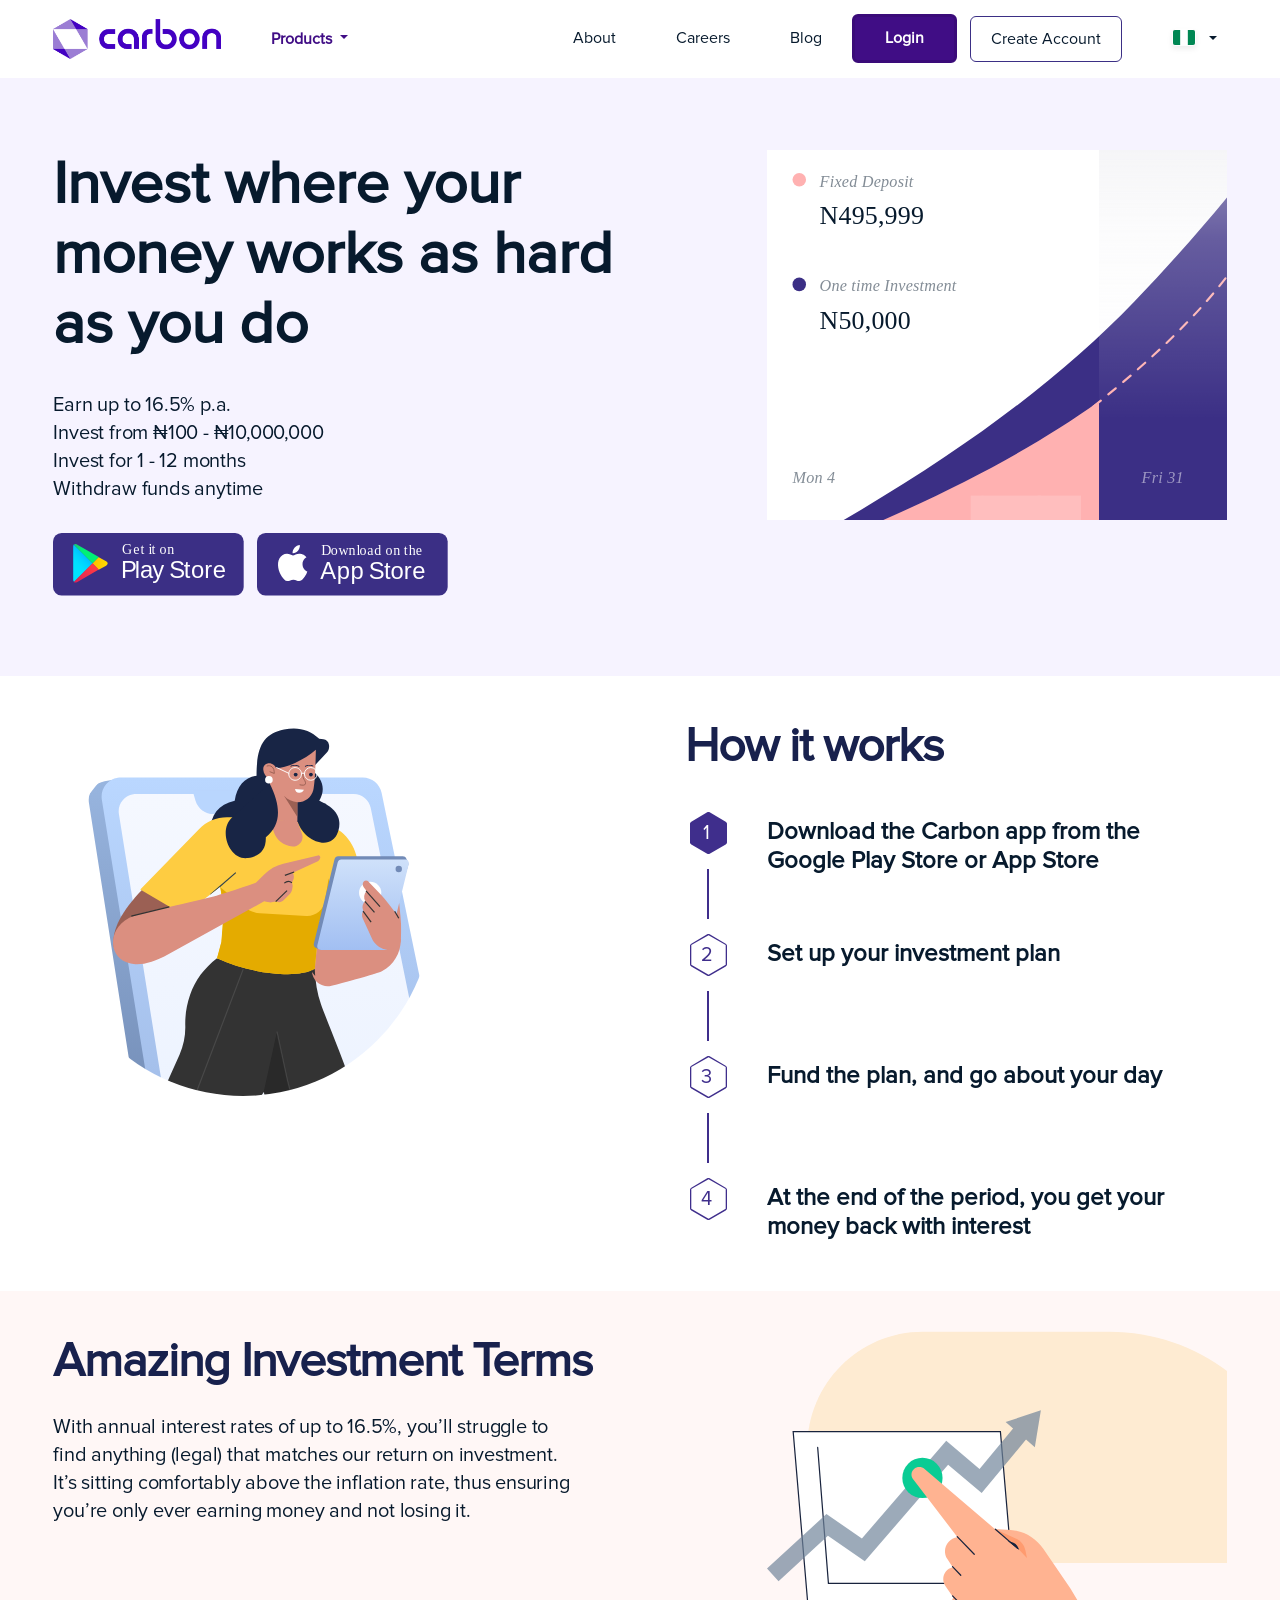
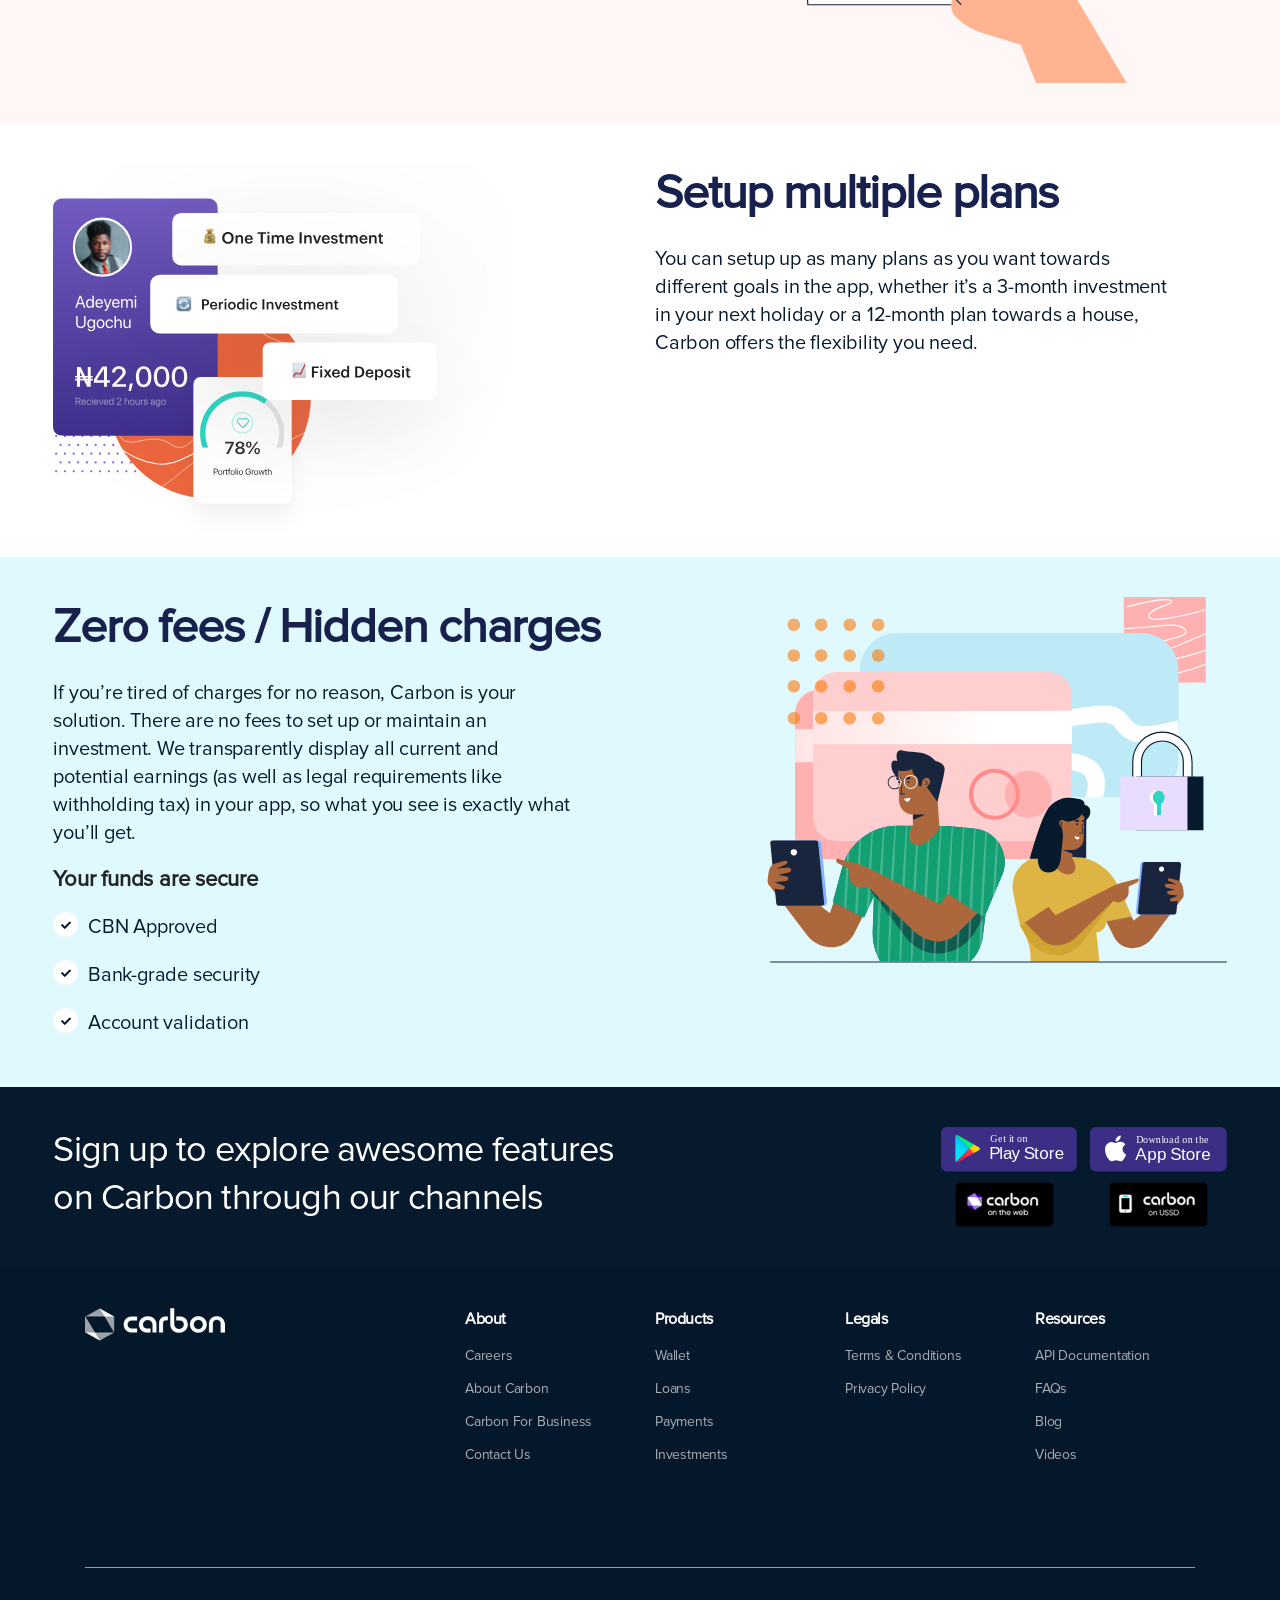
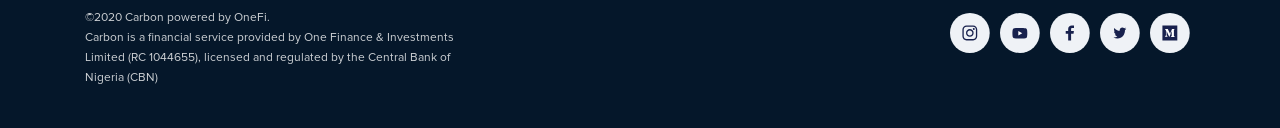
<file: investment.html>
<!DOCTYPE html>

<head>
	<meta name="viewport" content="width=device-width, initial-scale=1, shrink-to-fit=no">
    <meta name="description" content="With Carbon, transfer fundsm pay bills at lower fees, buy airtime, get instant loans without collateral, and invest money. Download the Carbon app.">
    <meta name="author" content="Carbon">

	<title>Carbon - Payments, Bills, Instant Loans, Investments, Credit Reports</title>
	
	<link rel="icon" href="images/favicon-32x32.png" sizes="32x32">
    <link rel="icon" href="images/favicon-192x192.png" sizes="192x192">
    <link rel="apple-touch-icon-precomposed" href="images/favicon-180x180.png">
	<link href="vendor/bootstrap/bootstrap.min.css" rel="stylesheet">
	<link rel="stylesheet" href="vendor/fortawesome/css/all.min.css">
	<link rel="stylesheet" href="css/hover-min.css">
	<link rel="stylesheet" href="css/style.css">
	<link rel="stylesheet" href="css/smallerscreen.css">
</head>
<body class="investment">
	<header class="header">
		<nav class="navbar navbar-expand-md fixed-top">
			<div class="container-fluid">
				<!-- Brand -->
				<a class="navbar-brand" href="index.html">
					<img src="images/logo.png" class="img-fluid logo" alt="">
				</a>
			
				<!-- Toggler/collapsibe Button -->
				<button class="navbar-toggler" type="button" data-toggle="collapse" data-target="#collapsibleNavbar">
					<i class="fa fa-bars"></i>
				</button>
			
				<!-- Navbar links -->
				<div class="collapse navbar-collapse" id="collapsibleNavbar">
					<ul class="navbar-nav">
						<li class="nav-item dropdown">
							<a class="nav-link active dropdown-toggle" href="#" data-toggle="dropdown">
								Products
							</a>
							<div class="dropdown-menu dropdown-menu-lg">
                                <ul class="list-group list-group-flush list-unstyled">
                                    <li>
                                        <a href="wallet.html" class="list-group-item list-group-item-action hvr-grow" role="button">
                                            <div class="media d-flex align-items-left">
                                                <img src="images/homepage/debit-card.png" style="width: 50px;">
                                                <div class="media-body ml-3">
                                                    <h6 class="mb-1">Digital Wallets</h6>
                                                    <p class="mb-0">With Carbon Wallet, you enjoy cheaper transactions, zero account fees, and maximum security</p>
                                                </div>
                                            </div>
                                        </a>
                                    </li>

                                    <li>
                                        <a href="loan.html" class="list-group-item list-group-item-action hvr-grow" role="button">
                                            <div class="media d-flex align-items-left">
                                                <img src="images/homepage/carbon-grayscale.png" style="width: 50px;">
                                                <div class="media-body ml-3">
                                                    <h6 class="mb-1">Instant Loans</h6>
                                                    <p class="mb-0">We make access to credit simple and easy. No guarantors, no collateral, and no long forms.</p>
                                                </div>
                                            </div>
                                        </a>
                                    </li>
                                    
                                    <li>
                                        <a href="investment.html" class="list-group-item list-group-item-action hvr-grow" role="button">
                                            <div class="media d-flex align-items-left">
                                                <img src="images/homepage/id-card.png" style="width: 50px;">
                                                <div class="media-body ml-3">
                                                    <h6 class="mb-1">Smart Investments</h6>
                                                    <p class="mb-0">We offer market-leading rates on investments, so your money is always working harder for you. </p>
                                                </div>
                                            </div>
                                        </a>
                                    </li>

                                    <li>
                                        <a href="payment.html" class="list-group-item list-group-item-action hvr-grow" role="button">
                                            <div class="media d-flex align-items-left">
                                                <img src="images/homepage/fund.svg" style="width: 50px;">
                                                <div class="media-body ml-3">
                                                    <h6 class="mb-1">Fast Payments</h6>
                                                    <p class="mb-0">We make access to credit simple and easy. No guarantors, no collateral, and no long forms.</p>
                                                </div>
                                            </div>
                                        </a>
                                    </li>

                                </ul>
                            </div>
						</li>
					</ul>
					<ul class="navbar-nav second-nav ml-auto">
						<li class="nav-item">
							<a class="nav-link" href="#">About </a>
						</li>
						<li class="nav-item">
							<a class="nav-link" href="https://onefi.bamboohr.com/jobs/">Careers</a>
						</li>
						<li class="nav-item">
							<a class="nav-link" href="http://medium.com/@getcarbon">Blog</a>
						</li>
						<div>
							<a class="btn btn-info btn-login" href="https://portal.getcarbon.co/login">Login</a>
							<a class="btn btn-info btn-create" href="https://portal.getcarbon.co/register">Create Account</a>
						</div>
						<li class="nav-item">
							<a class="nav-link dropdown-toggle flag-dropdown" href="https://getcarbon.co" id="navbardrop" data-toggle="dropdown">
								<img src="images/homepage/countryselector.svg">
							</a>
							<div class="dropdown-menu" style="left: auto;">
								<a class="dropdown-item" href="http://kenya.getcarbon.co"><span>🇰🇪 &nbsp;</span><span>Kenya</span></a>
							</div>
						</li>
					</ul>
				</div>
			</div>
		</nav>
		
		
		<div class="header__box">
			<div class="container-fluid">
				<div class="row">
					<div class="col-lg-6 col-md-6">
						<div>
                            <h1 class="heading-primary-variant">Invest where your money works as hard as you do</h1>
                            <div class="paragraph-wrapper">
                                <p class="paragraph margin-top-30">Earn up to 16.5% p.a.<br> Invest from ₦100 - ₦10,000,000<br> Invest for 1 - 12 months<br> Withdraw funds anytime</p>
                            </div>
							<div class="appstore-wrapper">
								<div class="margin-top-30">
									<a href="https://play.google.com/store/apps/details?id=com.lenddo.mobile.paylater&referrer=utm_source%3Dpaylaterwebsite%26utm_medium%3Dpaylaternavbutton%26utm_term%3Dpaylaterwebsite%26utm_content%3Dpaylaternavbutton%26utm_campaign%25paylaterwebsite%26anid%3Dadmob" class="margin-top-10" target="_blank"><img src="images/carbon-play-store-purple.svg" class="img-fluid" alt="carbon playstore image"></a>
									<a href="https://apps.apple.com/us/app/carbon-by-one-finance/id1494856668?ls=1" class="margin-left-10" target="_blank"><img src="images/carbon-app-store-purple.svg" class="img-fluid" alt="carbon appstore image"></a>
								</div>
							</div>			
						</div>
					</div>
					<div class="col-lg-6 col-md-6">
						<div class="pull-right image-width">
							<img src="images/investment/smart-investment.svg" class="img-fluid investment" alt="Smart Investment">
						</div>
					</div>
				</div>
			</div>
		</div>
	</header>
    <main>
        <section class="section-steps">
        	<div class="container-fluid">
	            <div class="row">
	                <div class="col-lg-6 col-md-6">
	                	<div class="image-width howitworks-image">
							<img src="images/investment/howitworks.svg" class="img-fluid" alt="Investment">
						</div>
					</div>
					<div class="col-lg-6 col-md-6">
		                <div class="section-steps__wrapper">
		                    <h2 class="heading-secondary margin-bottom-30">How it works</h2>
		                    <div class="d-flex">
		                        <div class="p-2">
		                            <div class="relative">
		                            	<img src="images/investment/hexagon.svg" alt="step 1">
		                                <p class="paragraph-white text-center stepone">1</p>
		                                <div class="line"></div>
		                            </div>
		                        </div>
		                        <div class="p-2">
		                            <h6>Download the Carbon app from the Google Play Store or App Store</h6>
		                        </div>
		                    </div>
		                    <div class="d-flex">
		                        <div class="p-2">
		                            <div class="relative">
		                            	<img src="images/investment/hexagon-two.svg" alt="step two">
		                                <p class="paragraph-white text-center">2</p>
		                                <div class="line"></div>
		                            </div>
		                        </div>
		                        <div class="p-2">
		                            <h6>Set up your investment plan</h6>
		                        </div>
		                    </div>
		                    <div class="d-flex">
		                        <div class="p-2">
		                            <div class="relative">
		                            	<img src="images/investment/hexagon-two.svg" alt="step three">
		                                <p class="paragraph-white text-center">3</p>
		                                <div class="line"></div>
		                            </div>
		                        </div>
		                        <div class="p-2">
		                            <h6>Fund the plan, and go about your day</h6>
		                        </div>
		                    </div>
		                    <div class="d-flex">
		                        <div class="p-2">
		                            <div class="relative">
		                            	<img src="images/investment/hexagon-two.svg" alt="step four">
		                                <p class="paragraph-white text-center">4</p>
		                            </div>
		                        </div>
		                        <div class="p-2">
		                            <h6>At the end of the period, you get your money back with interest </h6>
		                        </div>
		                    </div>
		                </div>
		            </div>
	            </div>
	        </div>
        </section>

        <section class="section-investmentterms">
        	<div class="container-fluid">
	            <div class="row">
	                <div class="col-lg-6 col-md-6 col-sm-12">
	                    <div class="invest-wrapper">
	                        <h2 class="heading-secondary">Amazing Investment Terms</h2>
	                        <p class="paragraph">With annual interest rates of up to 16.5%, you’ll struggle to find anything (legal) that matches our return on investment. It’s sitting comfortably above the inflation rate, thus ensuring you’re only ever earning money and not losing it.</p>
	                    </div>
	                </div>
	                <div class="col-lg-6 col-md-6 col-sm-12">
	                	<div class="pull-right image-width">
	                    	<img src="images/investment/investment-terms.svg" class="img-fluid" alt="Amazing investment terms">
	                    </div>
	                </div>
	            </div>
	        </div>
    	</section>
        <section class="section-plan">
            <div class="container-fluid">

            	<!-- for larger screens -->
                <div class="row sm-hidden">
                    <div class="col-lg-6 col-md-6 col-sm-12">
                        <div class="image-width">
                            <img src="images/investment/multiple-plans.svg" class="img-fluid" alt="">
                        </div>
                    </div>
                    <div class="col-lg-6 col-md-6 col-sm-12">
                        <div>
                            <h2 class="heading-secondary">Setup multiple plans</h2>
                            <p class="paragraph">You can setup up as many plans as you want towards different goals in the app, whether it’s a 3-month investment in your next holiday or a 12-month plan towards a house, Carbon offers the flexibility you need.</p>
                        </div>
                    </div>
                </div>

                <!-- for smaller screens -->
                <div class="row md-hidden">
                	<div class="col-lg-6 col-md-6 col-sm-12">
                        <div>
                            <h2 class="heading-secondary">Setup multiple plans</h2>
                            <p class="paragraph">You can setup up as many plans as you want towards different goals in the app, whether it’s a 3-month investment in your next holiday or a 12-month plan towards a house, Carbon offers the flexibility you need.</p>
                        </div>
                    </div>
                    <div class="col-lg-6 col-md-6 col-sm-12">
                        <div class="pull-right image-width">
                            <img src="images/investment/multiple-plans.svg" class="img-fluid" alt="">
                        </div>
                    </div>
                </div>
            </div>
        </section>

        <section class="section-investmentterms section-charges">
            <div class="container-fluid">
                <div class="row">
                    <div class="col-lg-6 col-md-6">
                        <div>
                            <h2 class="heading-secondary">Zero fees / Hidden charges</h2>
                            <p class="paragraph">If you’re tired of charges for no reason, Carbon is your solution. There are no fees to set up or maintain an investment. We transparently display all current and potential earnings (as well as legal requirements like withholding tax) in your app, so what you see is exactly what you’ll get.</p>
                            <h6>Your funds are secure</h6>
                            <p class="paragraph"><i class="fa fa-check"></i>&nbsp; CBN Approved</p>
                            <p class="paragraph"><i class="fa fa-check"></i>&nbsp; Bank-grade security</p>
                            <p class="paragraph"><i class="fa fa-check"></i>&nbsp; Account validation</p>
                        </div>
                    </div>
                    <div class="col-lg-6 col-md-6">
                        <div class="pull-right image-width">
                            <img src="images/investment/zerofees.svg" class="img-fluid" alt="Zero fees / Hidden charges">
                        </div>
                    </div>
                </div>
            </div>
        </section>
    </main>

    <footer class="footer">
		<div class="footer__top">
			<div class="container-fluid">
				<div class="row">
					<div class="col-lg-6 col-md-6">
						<div>
							<h3 class="heading-tertiary-white">Sign up to explore awesome features on Carbon through our channels</h3>
						</div>
					</div>
					<div class="col-lg-6 col-md-6">
						<div class="pull-right">
							<div>
								<a href="" target="_blank"><img src="images/carbon-play-store-purple.svg" class="img-fluid" alt="carbon playstore image"></a>
								<a href="https://apps.apple.com/us/app/carbon-by-one-finance/id1494856668?ls=1" target="_blank"><img src="images/carbon-app-store-purple.svg" class="img-fluid margin-left-10" alt="carbon appstore image"></a>
							</div>
							<div class="margin-top-10 row">
								<div class="col-lg-6 col-md-6 col-sm-6 col-6">
									<div class="text-center">
										<a href="https://portal.getcarbon.co/login" target="_blank"><img src="images/carbon-on-the-web.png" srcset="images/carbon-on-the-web@2x.png 2x, images/carbon-on-the-web@3x.png 3x"class="img-fluid" alt="carbon on the web image"></a>
									</div>
								</div>
								<div class="col-lg-6 col-md-6 col-sm-6 col-6">
									<a href="" target="_blank"><img src="images/carbon-via-ussd.png" srcset="images/carbon-via-ussd@2x.png 2x, images/carbon-via-ussd@3x.png 3x" class="img-fluid margin-left-10" alt="carbon via ussd image"></a>
								</div>
							</div>
						</div>
					</div>
				</div>
			</div>
		</div>
		<div class="footer__bottom">
			<div class="container">
				<div class="row">
					<div class="col-lg-4 col-md-4 col-sm-4 col-12">
						<div>
							<a href="index.html"><img src="images/footer-logo.png" srcset="images/footer-logo@2x.png 2x, images/footer-logo@3x.png 3x" class="img-fluid" alt=" carbon logo"></a>
						</div>
					</div>
					<div class="col-lg-8 col-md-8 col-sm-8 col-12">
						<div class="row">
							<div class="col-lg-3 col-md-3 col-sm-6 col-6">
								<h6>About</h6>
								<div class="margin-top-15">
									<p><a href="https://onefi.bamboohr.com/jobs/">Careers</a></p>
									<p><a href="about.html">About Carbon</a></p>
									<p><a href="https://business.getcarbon.co/">Carbon For Business</a></p>
									<p><a href="https://getcarbon.co/contact/">Contact Us</a></p>
								</div>
							</div>
							<div class="col-lg-3 col-md-3 col-sm-6 col-6">
								<h6>Products</h6>
								<div class="margin-top-15">
									<p><a href="wallet.html">Wallet</a></p>
									<p><a href="loan.html">Loans</a></p>
									<p><a href="payment.html">Payments</a></p>
									<p><a href="investment.html">Investments</a></p>
								</div>
							</div>
							<div class="col-lg-3 col-md-3 col-sm-6 col-6">
								<h6>Legals</h6>
								<div class="margin-top-15">
									<p><a href="terms.html">Terms & Conditions</a></p>
									<p><a href="privacy-policy.html">Privacy Policy</a></p>
								</div>
							</div>
							<div class="col-lg-3 col-md-3 col-sm-6 col-6">
								<h6>Resources</h6>
								<div class="margin-top-15">
									<p><a href="https://business.getcarbon.co/developers">API Documentation</a></p>
									<p><a href="faq.html">FAQs</a></p>
									<p><a href="http://medium.com/@getcarbon">Blog</a></p>
									<p><a href="https://www.youtube.com/GetCarbon">Videos</a></p>
								</div>
							</div>
						</div>
					</div>
				</div>
				<hr>
				<div>
					<div class="row margin-top-40">
						<div class="col-lg-5 col-md-5 col-sm-12 col-12">
							<div>
								<p class="powered">©2020 Carbon powered by OneFi.<br> Carbon is a financial service provided by One Finance & Investments Limited (RC 1044655), licensed and regulated by the Central Bank of Nigeria (CBN)</p>
							</div>
						</div>
						<div class="col-lg-7 col-md-7 col-sm-12 col-12">
							<div class="pull-right">
								<div class="d-flex">
									<div class="p-2">
										<a href="http://instagram.com/getcarbon" target="_blank"><img src="images/instagram.svg" class="img-fluid" alt="instagram icon"></a>
									</div>
									<div class="p-2">
										<a href="https://www.youtube.com/getcarbon" target="_blank"><img src="images/youtube.svg" class="img-fluid" alt="youtube icon"></a>
									</div>
									<div class="p-2">
										<a href="http://facebook.com/getcarbon" target="_blank"><img src="images/facebook.svg" class="img-fluid" alt="facebook icon"></a>
									</div>
									<div class="p-2">
										<a href="http://twitter.com/get_carbon" target="_blank"><img src="images/twitter.svg" class="img-fluid" alt="twitter icon"></a>
									</div>
									<div class="p-2">
										<a href="http://medium.com/@getcarbon" target="_blank"><img src="images/medium.svg" class="img-fluid" alt="medium icon"></a>
									</div>
								</div>
							</div>
						</div>
					</div>
				</div>
			</div>
		</div>
	</footer>
	

	<script src="vendor/bootstrap/popper.min.js"></script>
	<script src="vendor/jquery/jquery.min.js"></script>
	<script src="vendor/bootstrap/bootstrap.min.js"></script>
</body>
</file>
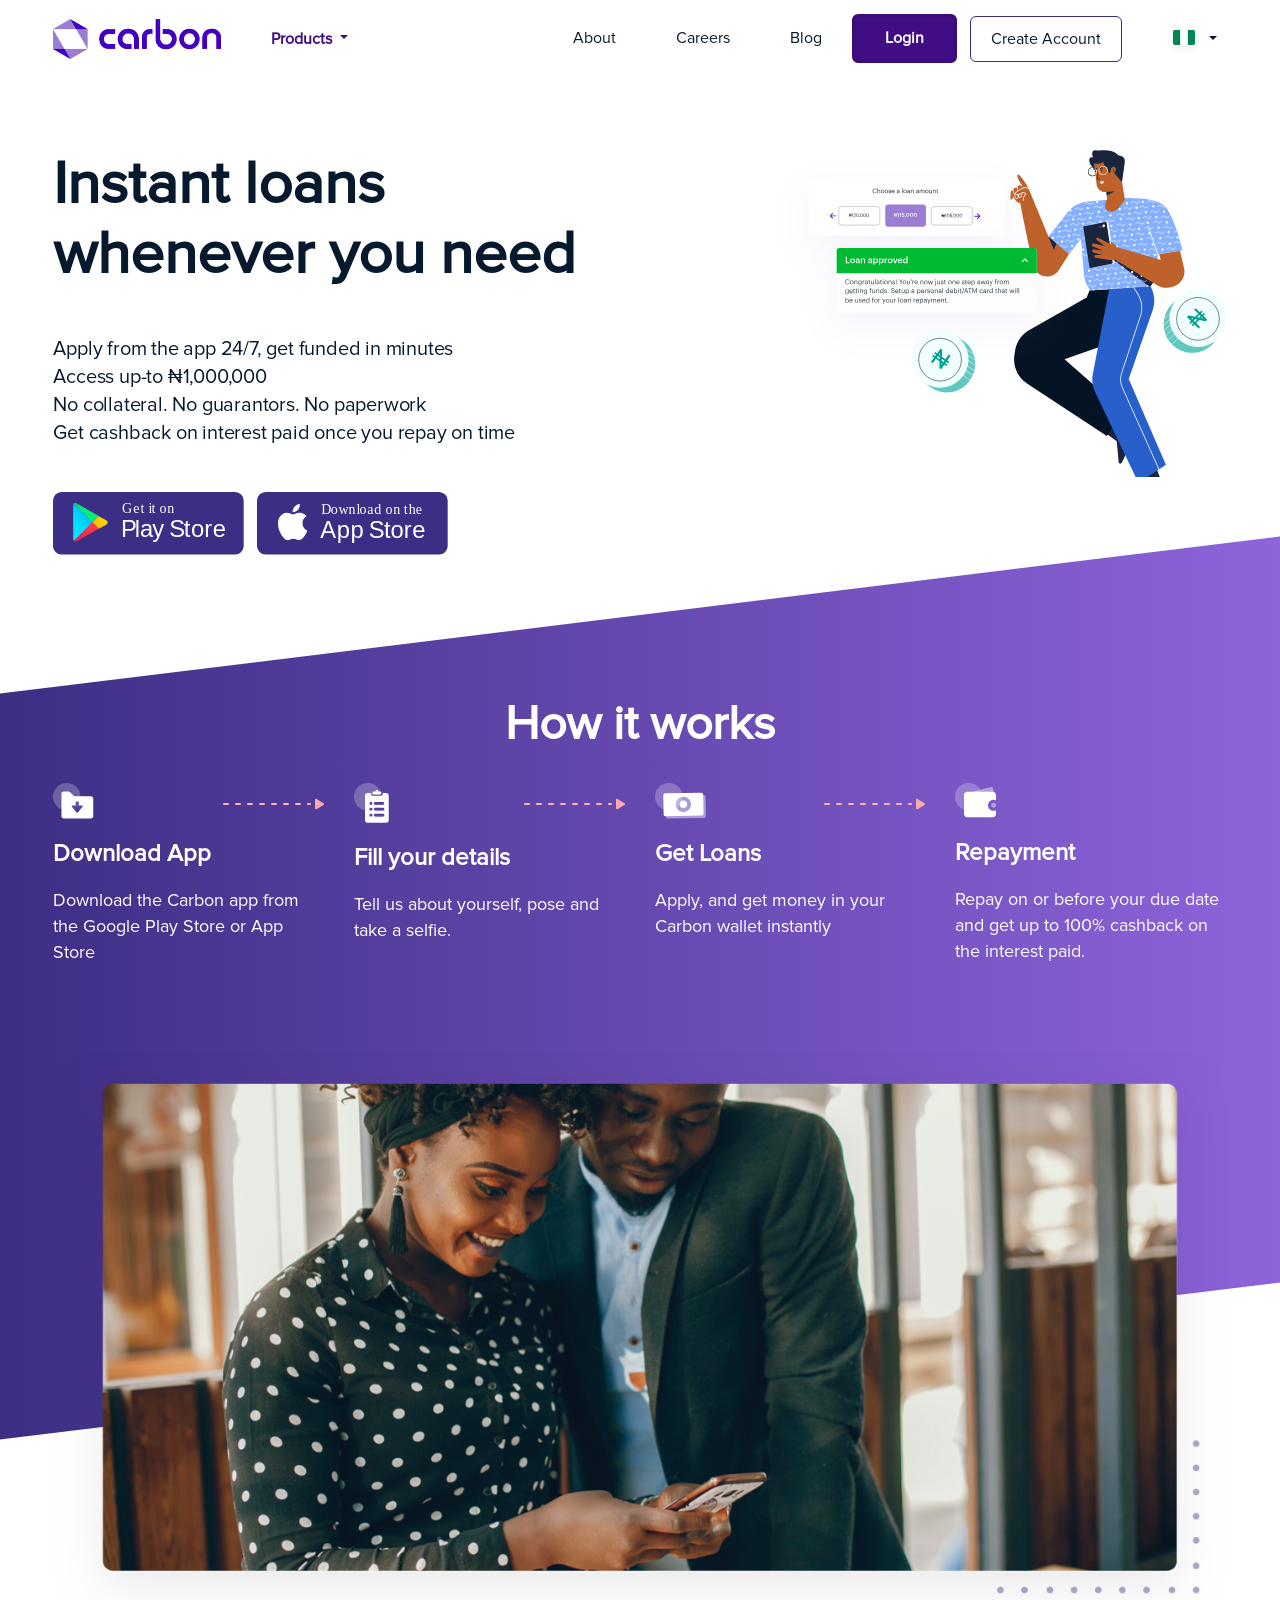
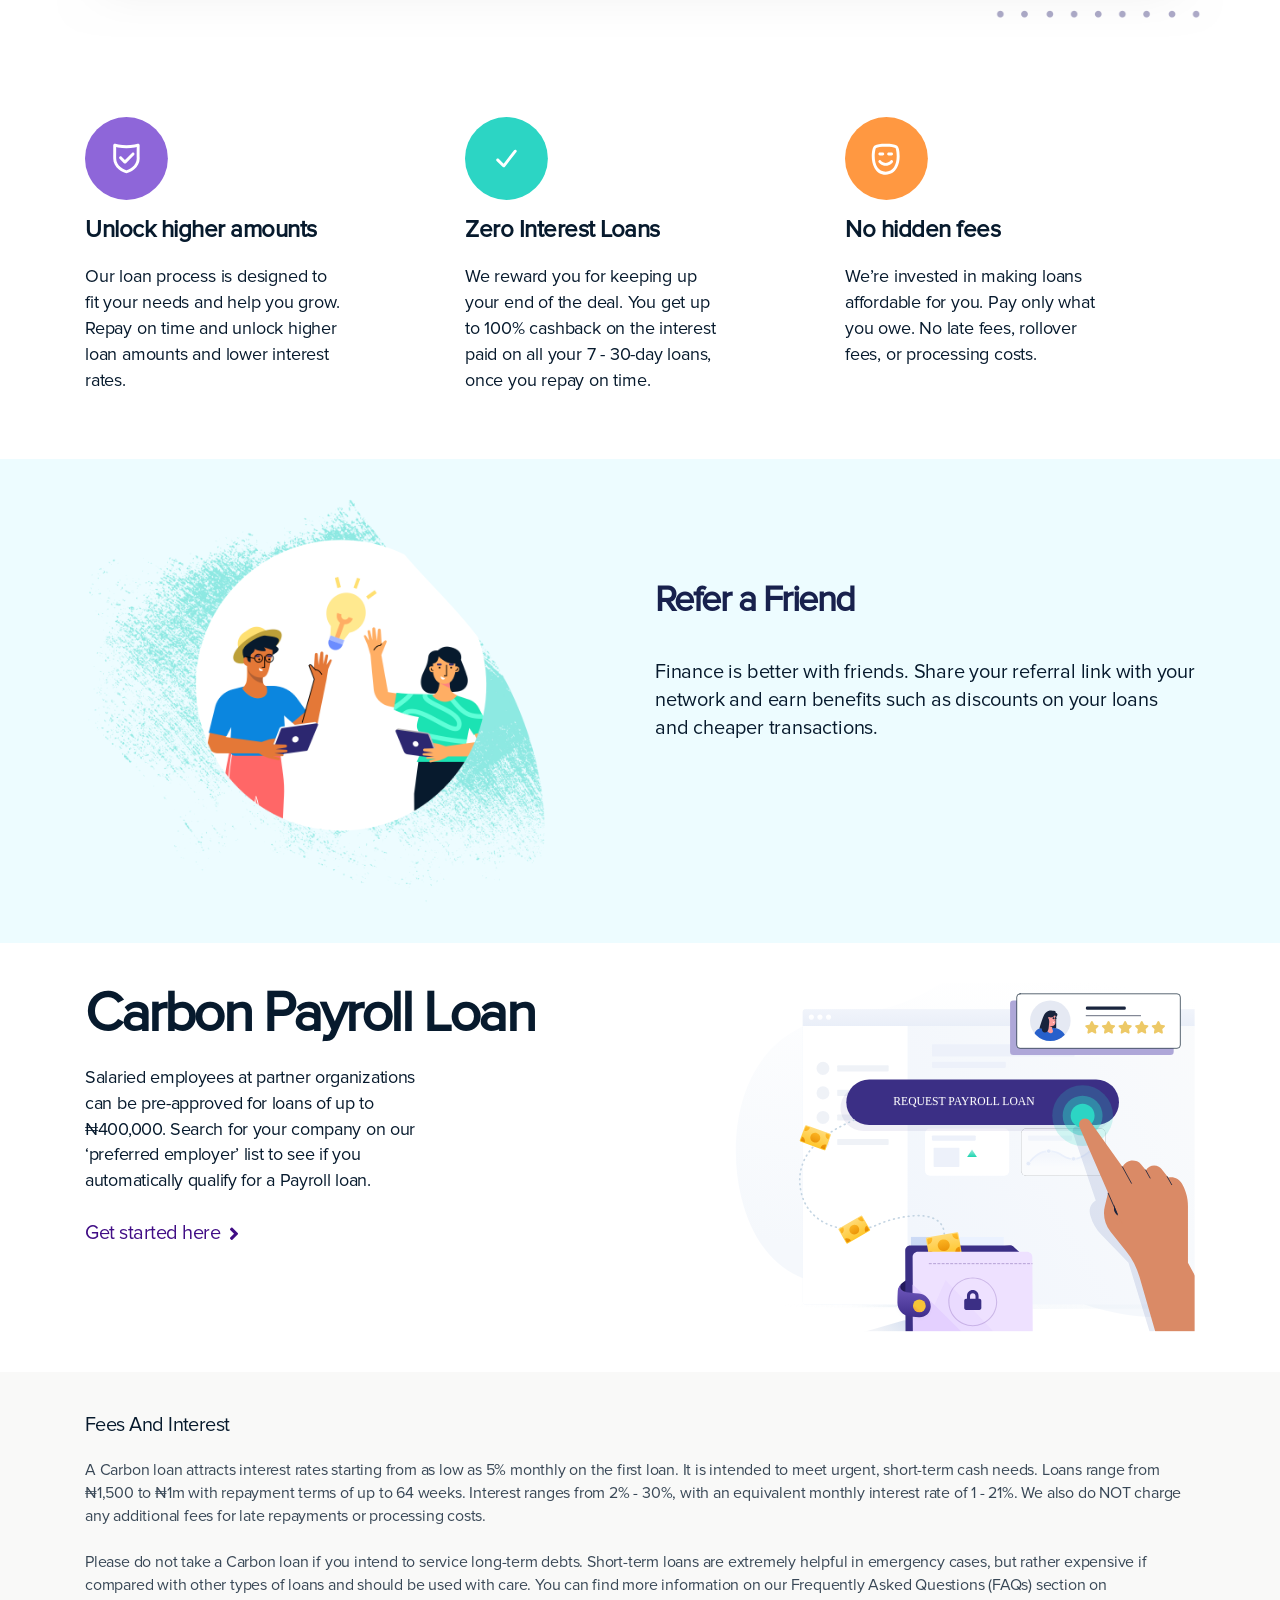
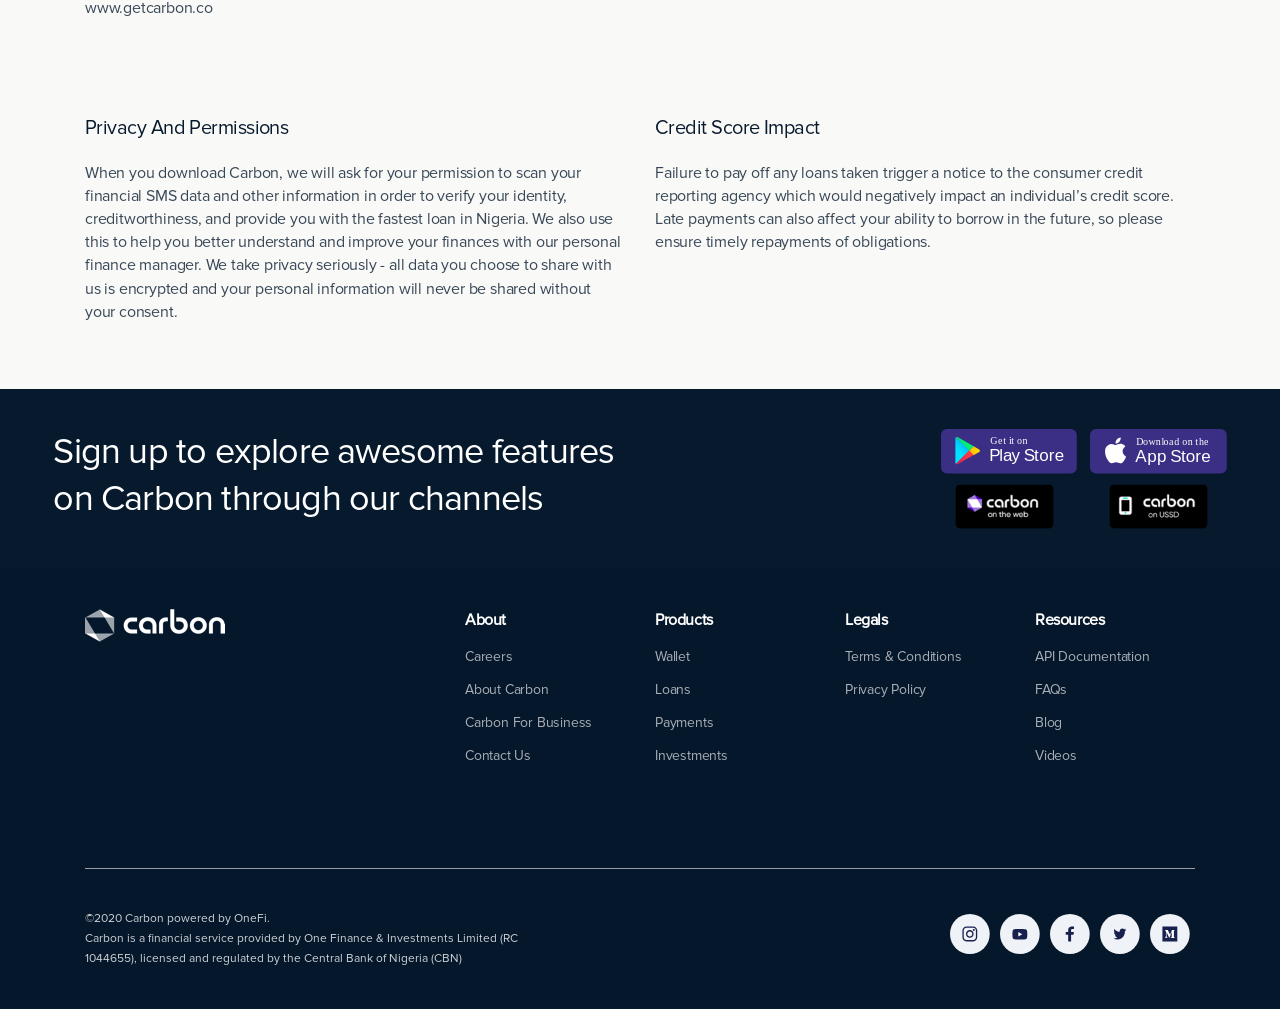
<file: loan.html>
<!DOCTYPE html>
<html>
<head>
	<meta name="viewport" content="width=device-width, initial-scale=1, shrink-to-fit=no">
    <meta name="description" content="With Carbon, transfer fundsm pay bills at lower fees, buy airtime, get instant loans without collateral, and invest money. Download the Carbon app.">
    <meta name="author" content="Carbon">

	<title>Carbon - Payments, Bills, Instant Loans, Investments, Credit Reports</title>
	
	<link rel="icon" href="images/favicon-32x32.png" sizes="32x32">
    <link rel="icon" href="images/favicon-192x192.png" sizes="192x192">
    <link rel="apple-touch-icon-precomposed" href="images/favicon-180x180.png">
	<link rel="stylesheet" href="vendor/bootstrap/bootstrap.min.css">
	<link rel="stylesheet" href="vendor/fortawesome/css/all.min.css">
    <link rel="stylesheet" href="css/hover-min.css">
	<link rel="stylesheet" href="css/style.css">
	<link rel="stylesheet" href="css/smallerscreen.css">
</head>
<body class="loan">
	<header class="header">
		<nav class="navbar navbar-expand-md fixed-top">
			<div class="container-fluid">
				<!-- Brand -->
				<a class="navbar-brand" href="index.html">
					<img src="images/logo.png" class="img-fluid logo" alt="">
				</a>
			
				<!-- Toggler/collapsibe Button -->
				<button class="navbar-toggler" type="button" data-toggle="collapse" data-target="#collapsibleNavbar">
					<i class="fa fa-bars"></i>
				</button>
			
				<!-- Navbar links -->
				<div class="collapse navbar-collapse" id="collapsibleNavbar">
					<ul class="navbar-nav">
						<li class="nav-item dropdown">
							<a class="nav-link active dropdown-toggle" href="#" data-toggle="dropdown">
								Products
							</a>
							<div class="dropdown-menu dropdown-menu-lg">
                                <ul class="list-group list-group-flush list-unstyled">
                                    <li>
                                        <a href="wallet.html" class="list-group-item list-group-item-action hvr-grow" role="button">
                                            <div class="media d-flex align-items-left">
                                                <img src="images/homepage/debit-card.png" style="width: 50px;">
                                                <div class="media-body ml-3">
                                                    <h6 class="mb-1">Digital Wallets</h6>
                                                    <p class="mb-0">With Carbon Wallet, you enjoy cheaper transactions, zero account fees, and maximum security</p>
                                                </div>
                                            </div>
                                        </a>
                                    </li>

                                    <li>
                                        <a href="loan.html" class="list-group-item list-group-item-action hvr-grow" role="button">
                                            <div class="media d-flex align-items-left">
                                                <img src="images/homepage/carbon-grayscale.png" style="width: 50px;">
                                                <div class="media-body ml-3">
                                                    <h6 class="mb-1">Instant Loans</h6>
                                                    <p class="mb-0">We make access to credit simple and easy. No guarantors, no collateral, and no long forms.</p>
                                                </div>
                                            </div>
                                        </a>
                                    </li>
                                    
                                    <li>
                                        <a href="investment.html" class="list-group-item list-group-item-action hvr-grow" role="button">
                                            <div class="media d-flex align-items-left">
                                                <img src="images/homepage/id-card.png" style="width: 50px;">
                                                <div class="media-body ml-3">
                                                    <h6 class="mb-1">Smart Investments</h6>
                                                    <p class="mb-0">We offer market-leading rates on investments, so your money is always working harder for you. </p>
                                                </div>
                                            </div>
                                        </a>
                                    </li>

                                    <li>
                                        <a href="payment.html" class="list-group-item list-group-item-action hvr-grow" role="button">
                                            <div class="media d-flex align-items-left">
                                                <img src="images/homepage/fund.svg" style="width: 50px;">
                                                <div class="media-body ml-3">
                                                    <h6 class="mb-1">Fast Payments</h6>
                                                    <p class="mb-0">We make access to credit simple and easy. No guarantors, no collateral, and no long forms.</p>
                                                </div>
                                            </div>
                                        </a>
                                    </li>

                                </ul>
                            </div>
						</li>
					</ul>
					<ul class="navbar-nav second-nav ml-auto">
						<li class="nav-item">
							<a class="nav-link" href="about.html">About </a>
						</li>
						<li class="nav-item">
							<a class="nav-link" href="https://onefi.bamboohr.com/jobs/">Careers</a>
						</li>
						<li class="nav-item">
							<a class="nav-link" href="http://medium.com/@getcarbon">Blog</a>
						</li>
						<div>
							<a class="btn btn-info btn-login" href="https://portal.getcarbon.co/login">Login</a>
							<a class="btn btn-info btn-create" href="https://portal.getcarbon.co/register">Create Account</a>
						</div>
						<li class="nav-item">
							<a class="nav-link dropdown-toggle flag-dropdown" href="https://getcarbon.co" id="navbardrop" data-toggle="dropdown">
								<img src="images/homepage/countryselector.svg">
							</a>
							<div class="dropdown-menu" style="left: auto;">
								<a class="dropdown-item" href="http://kenya.getcarbon.co"><span>🇰🇪 &nbsp;</span><span>Kenya</span></a>
							</div>
						</li>
					</ul>
				</div>
			</div>
		</nav>
		
		<div class="container-fluid">
			<div class="header__box">
				<div class="row">
					<div class="col-lg-6 col-md-6">
						<div>
                            <h1 class="heading-primary-variant">Instant loans whenever you need</h1>
                            <div class="paragraph-wrapper">
                                <p class="paragraph margin-top-30">Apply from the app 24/7, get funded in minutes <br>Access up-to ₦1,000,000 <br> No collateral. No guarantors. No paperwork<br> Get cashback on interest paid once you repay on time</p>
                            </div>
							<div class="appstore-wrapper">
								<div class="margin-top-30">
									<a href="https://play.google.com/store/apps/details?id=com.lenddo.mobile.paylater&referrer=utm_source%3Dpaylaterwebsite%26utm_medium%3Dpaylaternavbutton%26utm_term%3Dpaylaterwebsite%26utm_content%3Dpaylaternavbutton%26utm_campaign%25paylaterwebsite%26anid%3Dadmob" class="margin-top-10" target="_blank"><img src="images/carbon-play-store-purple.svg" class="img-fluid" alt="carbon playstore image"></a>
									<a href="https://apps.apple.com/us/app/carbon-by-one-finance/id1494856668?ls=1" class="margin-left-10" target="_blank"><img src="images/carbon-app-store-purple.svg" class="img-fluid" alt="carbon appstore image"></a>
								</div>
							</div>		
						</div>
					</div>
					<div class="col-lg-6 col-md-6">
                        <div class="pull-right image-width">
						    <img src="images/loan/instantloans.svg" class="img-fluid" alt="instant loans">
                        </div>
					</div>
				</div>
			</div>
		</div>
	</header>
    <main>
        <section class="section-howitworks">
            <div class="container-fluid">
                <h2 class="heading-secondary-white text-center margin-bottom-30">How it works</h2>
                <div class="row">
                    <div class="col-lg-3 col-md-3 col-sm-6">
                        <div>
							<div class="icon-wrapper">
								<div class="pull-left">
									<img src="images/loan/download.svg" class="img-fluid" alt="download icon">
								</div>
								<div class="text-right">
									<img src="images/loan/arrow-icon.svg" class="arrow img-fluid margin-top-15 " alt="arrow icon">
								</div>
							</div>
							<div class="clearfix"></div>
                            <h4 class="heading-four-white margin-top-20">Download App</h4>
                            <p class="paragraph-white-variation">Download the Carbon app from the Google Play Store or App Store</p>
                        </div>
                    </div>
                    <div class="col-lg-3 col-md-3 col-sm-6">
                        <div>
							<div class="icon-wrapper">
								<div class="pull-left">
									<img src="images/loan/details-icon.svg" class="img-fluid" alt="details icon">
								</div>
								<div class="text-right">
									<img src="images/loan/arrow-icon.svg" class="arrow img-fluid margin-top-15" alt="arrow icon">
								</div>
							</div>
							<div class="clearfix"></div>
                            <h4 class="heading-four-white margin-top-20">Fill your details</h4>
                            <p class="paragraph-white-variation">Tell us about yourself, pose and take a selfie.</p>
                        </div>
                    </div>
                    <div class="col-lg-3 col-md-3 col-sm-6">
                        <div>
							<div class="icon-wrapper">
								<div class="pull-left">
									<img src="images/loan/getloans-icon.svg" class="img-fluid" alt="getloans icon">
								</div>
								<div class="text-right">
									<img src="images/loan/arrow-icon.svg" class="arrow img-fluid margin-top-15" alt="arrow icon">
								</div>
							</div>
							<div class="clearfix"></div>
                            <h4 class="heading-four-white margin-top-20">Get Loans</h4>
                            <p class="paragraph-white-variation">Apply, and get money in your Carbon wallet instantly</p>
                        </div>
                    </div>
                    <div class="col-lg-3 col-md-3 col-sm-6">
                        <div>
							<div class="icon-wrapper">
								<div>
									<img src="images/loan/repayment-icon.svg" class="img-fluid" alt="repayment icon">
								</div>
							</div>
                            <h4 class="heading-four-white margin-top-20">Repayment</h4>
                            <p class="paragraph-white-variation">Repay on or before your due date and get up to 100% cashback on the interest paid.</p>
                        </div>
                    </div>
                </div>
            </div>
		</section>
		<section class="section-image">
			<div class="container-fluid">
				<img src="images/loan/how-it-works.png" class="img-fluid" alt="instant loan">
			</div>
		</section>

        <section class="section-features">
            <div class="container">
                <div class="row">
                    <div class="col-lg-4 col-md-4 col-sm-6">
                        <div>
							<img src="images/loan/unlock-higher-amounts.svg" class="img-fluid" alt="icon">
                            <h4 class="heading-four-variant">Unlock higher amounts</h4>
                            <p class="section-features__paragraph">Our loan process is designed to fit your needs and help you grow. Repay on time and unlock higher loan amounts and lower interest rates.</p>
                        </div>
                    </div>
                    <div class="col-lg-4 col-md-4 col-sm-6">
                        <div>
							<img src="images/loan/zero-interest.svg" class="img-fluid" alt="icon">
                            <h4 class="heading-four-variant">Zero Interest Loans</h4>
                            <p class="section-features__paragraph">We reward you for keeping up your end of the deal. You get up to 100% cashback on the interest paid on all your 7 - 30-day loans, once you repay on time.</p>
                        </div>
                    </div>
                    <div class="col-lg-4 col-md-4 col-sm-6">
                        <div>
							<img src="images/loan/no-hidden-fees.svg" class="img-fluid" alt="icon">
                            <h4 class="heading-four-variant">No hidden fees</h4>
                            <p class="section-features__paragraph">We’re invested in making loans affordable for you. Pay only what you owe. No late fees, rollover fees, or processing costs.</p>
                        </div>
                    </div>
                </div>
            </div>
        </section>

        <section class="section-referral">
        	<div class="container">
        		<div class="row">
        			<div class="col-lg-6 col-md-6">
                        <div class="image-width">
        				    <img src="images/loan/refer-a-friend.png" class="img-fluid" alt="refer a friend">
                        </div>
        			</div>
        			<div class="col-lg-6 col-md-6">
	        			<div class="section-referral__wrapper">
	        				<h3 class="heading-tertiary text-left">Refer a Friend</h3>
	                        <p class="paragraph">Finance is better with friends. Share your referral link with your network and earn benefits such as discounts on your loans and cheaper transactions​.</p>
	        			</div>
	        		</div>
        		</div>
        	</div>
        </section>

        <section class="section-payroll">
            <div class="container">

            	<!-- for larger screens -->
                <div class="row sm-hidden">
                    <div class="col-lg-6 col-md-6">
                        <div>
                            <h1 class="section-payroll__heading-primary">Carbon Payroll Loan</h1>
                            <p class="section-payroll__paragraph">Salaried employees at partner organizations can be pre-approved for loans of up to ₦400,000. Search for your company on our ‘preferred employer’ list to see if you automatically qualify for a Payroll loan.</p>
                            <a class="anchor-link" href="http://getcarbon.co/payroll">Get started here &nbsp;<i class="fa fa-angle-right"></i></a>
                        </div>
					</div>
					<div class="col-lg-6 col-md-6">
						<div class="pull-right image-width">
							<img src="images/loan/payroll-loan.svg" class="img-fluid" alt="Payroll loan">
						</div>
					</div>
                </div>
                <!-- for smaller screens -->
                <div class="row md-hidden">
                    <div class="col-12">
                    	<div class="col-12">
                            <div class="image-width">
							    <img src="images/loan/payroll-loan.svg" class="img-fluid" alt="Payroll loan">
						    </div>
                        </div>
                        <div class="margin-top-20">
                            <h1 class="section-payroll__heading-primary">Carbon Payroll Loan</h1    >
                            <p class="section-payroll__paragraph">Salaried employees at partner organizations can be pre-approved for loans of up to ₦400,000. Search for your company on our ‘preferred employer’ list to see if you automatically qualify for a Payroll loan.</p>
                        </div>
					</div>
                </div>
            </div>
        </section>

        <section class="section-additionalinfo">
            <div class="container">
            	<div>
                    <h6 class="section-additionalinfo__infohead">Fees And Interest</h6>
                    <p class="section-additionalinfo__infoparagraph">A Carbon loan attracts interest rates starting from as low as 5% monthly on the first loan. It is intended to meet urgent, short-term cash needs. Loans range from ₦1,500 to ₦1m with repayment terms of up to 64 weeks. Interest ranges from 2% - 30%, with an equivalent monthly interest rate of 1 - 21%. We also do NOT charge any additional fees for late repayments or processing costs.<br><br>
                    Please do not take a Carbon loan if you intend to service long-term debts. Short-term loans are extremely helpful in emergency cases, but rather expensive if compared with other types of loans and should be used with care. You can find more information on our Frequently Asked Questions (FAQs) section on www.getcarbon.co</p>
                </div>
                <div class="row margin-top-80">
                    <div class="col-lg-6 col-md-6 col-sm-6">
                        <div>
                            <h6 class="section-additionalinfo__infohead" style="font-size: 2rem;">Privacy And Permissions</h6>
                            <p class="section-additionalinfo__infoparagraph">When you download Carbon, we will ask for your permission to scan your financial SMS data and other information in order to verify your identity, creditworthiness, and provide you with the fastest loan in Nigeria. We also use this to help you better understand and improve your finances with our personal finance manager. We take privacy seriously - all data you choose to share with us is encrypted and your personal information will never be shared without your consent.</p>
                        </div>
                    </div>
                    <div class="col-lg-6 col-md-6 col-sm-6">
                        <div>
                            <h6 class="section-additionalinfo__infohead" style="font-size: 2rem;">Credit Score Impact</h6>
                            <p class="section-additionalinfo__infoparagraph">Failure to pay off any loans taken trigger a notice to the consumer credit reporting agency which would negatively impact an individual’s credit score. Late payments can also affect your ability to borrow in the future, so please ensure timely repayments of obligations.</p>
                        </div>
                    </div>
                </div>
            </div>
        </section>
    </main>

    <footer class="footer">
        <div class="footer__top">
            <div class="container-fluid">
                <div class="row">
                    <div class="col-lg-6 col-md-6">
                        <div>
                            <h3 class="heading-tertiary-white">Sign up to explore awesome features on Carbon through our channels</h3>
                        </div>
                    </div>
                    <div class="col-lg-6 col-md-6">
                        <div class="pull-right">
                            <div>
                                <a href="https://play.google.com/store/apps/details?id=com.lenddo.mobile.paylater&referrer=utm_source%3Dpaylaterwebsite%26utm_medium%3Dpaylaternavbutton%26utm_term%3Dpaylaterwebsite%26utm_content%3Dpaylaternavbutton%26utm_campaign%25paylaterwebsite%26anid%3Dadmob" target="_blank"><img src="images/carbon-play-store-purple.svg" class="img-fluid" alt="carbon playstore image"></a>
                                <a href="https://apps.apple.com/us/app/carbon-by-one-finance/id1494856668?ls=1" target="_blank"><img src="images/carbon-app-store-purple.svg" class="img-fluid margin-left-10" alt="carbon appstore image"></a>
                            </div>
                            <div class="margin-top-10 row">
                                <div class="col-lg-6 col-md-6 col-sm-6 col-6">
                                    <div class="text-center">
                                        <a href="https://portal.getcarbon.co/login" target="_blank"><img src="images/carbon-on-the-web.png" srcset="images/carbon-on-the-web@2x.png 2x, images/carbon-on-the-web@3x.png 3x"class="img-fluid" alt="carbon on the web image"></a>
                                    </div>
                                </div>
                                <div class="col-lg-6 col-md-6 col-sm-6 col-6">
                                    <a href="" target="_blank"><img src="images/carbon-via-ussd.png" srcset="images/carbon-via-ussd@2x.png 2x, images/carbon-via-ussd@3x.png 3x" class="img-fluid margin-left-10" alt="carbon via ussd image"></a>
                                </div>
                            </div>
                        </div>
                    </div>
                </div>
            </div>
        </div>
        <div class="footer__bottom">
            <div class="container">
                <div class="row">
                    <div class="col-lg-4 col-md-4 col-sm-4 col-12">
                        <div>
                            <a href="index.html"><img src="images/footer-logo.png" srcset="images/footer-logo@2x.png 2x, images/footer-logo@3x.png 3x" class="img-fluid" alt=" carbon logo"></a>
                        </div>
                    </div>
                    <div class="col-lg-8 col-md-8 col-sm-8 col-12">
                        <div class="row">
                            <div class="col-lg-3 col-md-3 col-sm-6 col-6">
                                <h6>About</h6>
                                <div class="margin-top-15">
                                    <p><a href="https://onefi.bamboohr.com/jobs/">Careers</a></p>
                                    <p><a href="about.html">About Carbon</a></p>
                                    <p><a href="https://business.getcarbon.co/">Carbon For Business</a></p>
                                    <p><a href="https://getcarbon.co/contact/">Contact Us</a></p>
                                </div>
                            </div>
                            <div class="col-lg-3 col-md-3 col-sm-6 col-6">
                                <h6>Products</h6>
                                <div class="margin-top-15">
                                    <p><a href="wallet.html">Wallet</a></p>
                                    <p><a href="loan.html">Loans</a></p>
                                    <p><a href="payment.html">Payments</a></p>
                                    <p><a href="investment.html">Investments</a></p>
                                </div>
                            </div>
                            <div class="col-lg-3 col-md-3 col-sm-6 col-6">
                                <h6>Legals</h6>
                                <div class="margin-top-15">
                                    <p><a href="terms.html">Terms & Conditions</a></p>
                                    <p><a href="privacy-policy.html">Privacy Policy</a></p>
                                </div>
                            </div>
                            <div class="col-lg-3 col-md-3 col-sm-6 col-6">
                                <h6>Resources</h6>
                                <div class="margin-top-15">
                                    <p><a href="https://business.getcarbon.co/developers">API Documentation</a></p>
                                    <p><a href="faq.html">FAQs</a></p>
                                    <p><a href="http://medium.com/@getcarbon">Blog</a></p>
                                    <p><a href="https://www.youtube.com/GetCarbon">Videos</a></p>
                                </div>
                            </div>
                        </div>
                    </div>
                </div>
                <hr>
                <div>
                    <div class="row margin-top-40">
                        <div class="col-lg-5 col-md-5 col-sm-12 col-12">
                            <div>
                                <p class="powered">©2020 Carbon powered by OneFi.<br> Carbon is a financial service provided by One Finance & Investments Limited (RC 1044655), licensed and regulated by the Central Bank of Nigeria (CBN)</p>
                            </div>
                        </div>
                        <div class="col-lg-7 col-md-7 col-sm-12 col-12">
                            <div class="pull-right">
                                <div class="d-flex">
                                    <div class="p-2">
                                        <a href="http://instagram.com/getcarbon" target="_blank"><img src="images/instagram.svg" class="img-fluid" alt="instagram icon"></a>
                                    </div>
                                    <div class="p-2">
                                        <a href="https://www.youtube.com/getcarbon" target="_blank"><img src="images/youtube.svg" class="img-fluid" alt="youtube icon"></a>
                                    </div>
                                    <div class="p-2">
                                        <a href="http://facebook.com/getcarbon" target="_blank"><img src="images/facebook.svg" class="img-fluid" alt="facebook icon"></a>
                                    </div>
                                    <div class="p-2">
                                        <a href="http://twitter.com/get_carbon" target="_blank"><img src="images/twitter.svg" class="img-fluid" alt="twitter icon"></a>
                                    </div>
                                    <div class="p-2">
                                        <a href="http://medium.com/@getcarbon" target="_blank"><img src="images/medium.svg" class="img-fluid" alt="medium icon"></a>
                                    </div>
                                </div>
                            </div>
                        </div>
                    </div>
                </div>
            </div>
        </div>
    </footer>



	<script src="vendor/bootstrap/popper.min.js"></script>
	<script src="vendor/jquery/jquery.min.js"></script>
	<script src="vendor/bootstrap/bootstrap.min.js"></script>
</body>
</file>
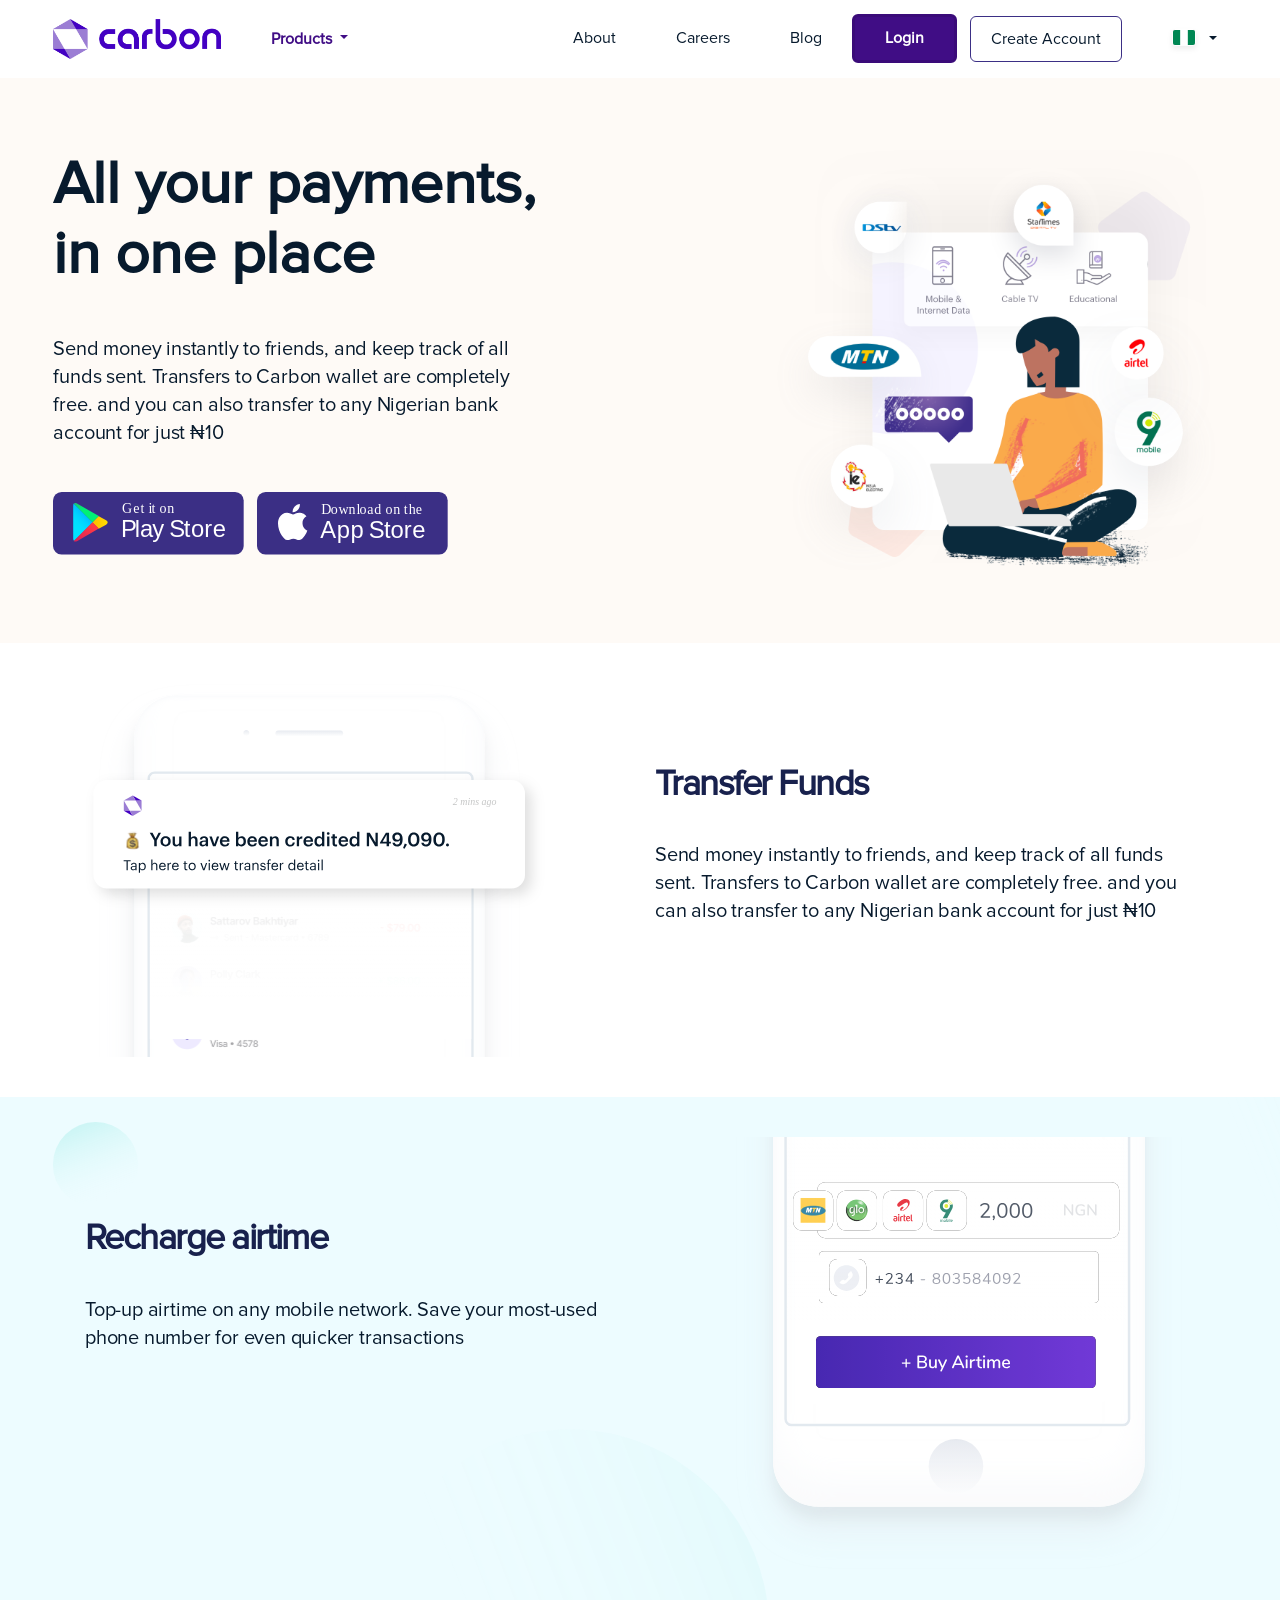
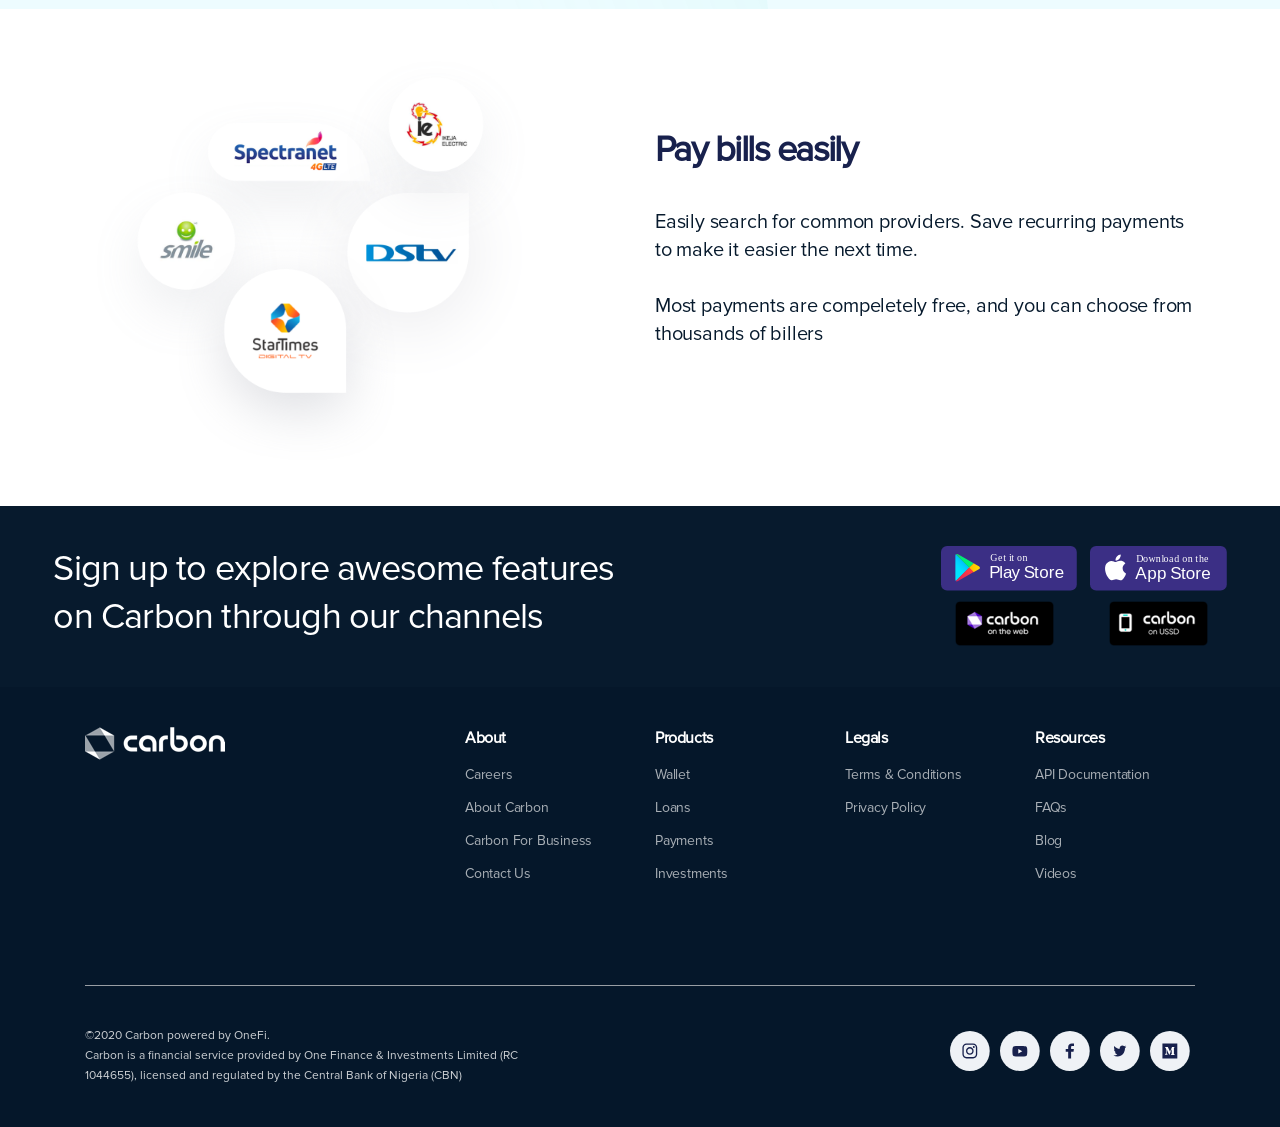
<file: payment.html>
<!DOCTYPE html>
<html>
<head>
	<meta name="viewport" content="width=device-width, initial-scale=1, shrink-to-fit=no">
    <meta name="description" content="With Carbon, transfer fundsm pay bills at lower fees, buy airtime, get instant loans without collateral, and invest money. Download the Carbon app.">
    <meta name="author" content="Carbon">

	<title>Carbon - Payments, Bills, Instant Loans, Investments, Credit Reports</title>
	
	<link rel="icon" href="images/favicon-32x32.png" sizes="32x32">
    <link rel="icon" href="images/favicon-192x192.png" sizes="192x192">
    <link rel="apple-touch-icon-precomposed" href="images/favicon-180x180.png">
	<link rel="stylesheet" href="vendor/bootstrap/bootstrap.min.css">
	<link rel="stylesheet" href="vendor/fortawesome/css/all.min.css">
	<link rel="stylesheet" href="css/hover-min.css">
	<link rel="stylesheet" href="css/style.css">
	<link rel="stylesheet" href="css/smallerscreen.css">
</head>
<body class="loan" id="payment">
	<header class="header">
		<nav class="navbar navbar-expand-md fixed-top">
			<div class="container-fluid">
				<!-- Brand -->
				<a class="navbar-brand" href="index.html">
					<img src="images/logo.png" class="img-fluid logo" alt="">
				</a>
			
				<!-- Toggler/collapsibe Button -->
				<button class="navbar-toggler" type="button" data-toggle="collapse" data-target="#collapsibleNavbar">
					<i class="fa fa-bars"></i>
				</button>
			
				<!-- Navbar links -->
				<div class="collapse navbar-collapse" id="collapsibleNavbar">
					<ul class="navbar-nav">
						<li class="nav-item dropdown">
							<a class="nav-link active dropdown-toggle" href="#" data-toggle="dropdown">
								Products
							</a>
							<div class="dropdown-menu dropdown-menu-lg">
                                <ul class="list-group list-group-flush list-unstyled">
                                    <li>
                                        <a href="wallet.html" class="list-group-item list-group-item-action hvr-grow" role="button">
                                            <div class="media d-flex align-items-left">
                                                <img src="images/homepage/debit-card.png" style="width: 50px;">
                                                <div class="media-body ml-3">
                                                    <h6 class="mb-1">Digital Wallets</h6>
                                                    <p class="mb-0">With Carbon Wallet, you enjoy cheaper transactions, zero account fees, and maximum security</p>
                                                </div>
                                            </div>
                                        </a>
                                    </li>

                                    <li>
                                        <a href="loan.html" class="list-group-item list-group-item-action hvr-grow" role="button">
                                            <div class="media d-flex align-items-left">
                                                <img src="images/homepage/carbon-grayscale.png" style="width: 50px;">
                                                <div class="media-body ml-3">
                                                    <h6 class="mb-1">Instant Loans</h6>
                                                    <p class="mb-0">We make access to credit simple and easy. No guarantors, no collateral, and no long forms.</p>
                                                </div>
                                            </div>
                                        </a>
                                    </li>
                                    
                                    <li>
                                        <a href="investment.html" class="list-group-item list-group-item-action hvr-grow" role="button">
                                            <div class="media d-flex align-items-left">
                                                <img src="images/homepage/id-card.png" style="width: 50px;">
                                                <div class="media-body ml-3">
                                                    <h6 class="mb-1">Smart Investments</h6>
                                                    <p class="mb-0">We offer market-leading rates on investments, so your money is always working harder for you. </p>
                                                </div>
                                            </div>
                                        </a>
                                    </li>

                                    <li>
                                        <a href="payment.html" class="list-group-item list-group-item-action hvr-grow" role="button">
                                            <div class="media d-flex align-items-left">
                                                <img src="images/homepage/fund.svg" style="width: 50px;">
                                                <div class="media-body ml-3">
                                                    <h6 class="mb-1">Fast Payments</h6>
                                                    <p class="mb-0">We make access to credit simple and easy. No guarantors, no collateral, and no long forms.</p>
                                                </div>
                                            </div>
                                        </a>
                                    </li>

                                </ul>
                            </div>
						</li>
					</ul>
					<ul class="navbar-nav second-nav ml-auto">
						<li class="nav-item">
							<a class="nav-link" href="about.html">About </a>
						</li>
						<li class="nav-item">
							<a class="nav-link" href="https://onefi.bamboohr.com/jobs/">Careers</a>
						</li>
						<li class="nav-item">
							<a class="nav-link" href="http://medium.com/@getcarbon">Blog</a>
						</li>
						<div>
							<a class="btn btn-info btn-login" href="https://portal.getcarbon.co/login">Login</a>
							<a class="btn btn-info btn-create" href="https://portal.getcarbon.co/register">Create Account</a>
						</div>
						<li class="nav-item">
							<a class="nav-link dropdown-toggle flag-dropdown" href="https://getcarbon.co" id="navbardrop" data-toggle="dropdown">
								<img src="images/homepage/countryselector.svg">
							</a>
							<div class="dropdown-menu" style="left: auto;">
								<a class="dropdown-item" href="http://kenya.getcarbon.co"><span>🇰🇪 &nbsp;</span><span>Kenya</span></a>
							</div>
						</li>
					</ul>
				</div>
			</div>
		</nav>
		
		<div class="container-fluid">
			<div class="header__box">
				<div class="row">
					<div class="col-lg-6 col-md-6">
						<div>
                            <h1 class="heading-primary-variant">All your payments, <br>in one place</h1>
                            <div class="paragraph-wrapper">
                                <p class="paragraph margin-top-30">Send money instantly to friends, and keep track of all funds sent. Transfers to Carbon wallet are completely free. and you can also transfer to any Nigerian bank account for just &#8358;10</p>
                            </div>
							<div class="appstore-wrapper">
								<div class="margin-top-30">
									<a href="https://play.google.com/store/apps/details?id=com.lenddo.mobile.paylater&referrer=utm_source%3Dpaylaterwebsite%26utm_medium%3Dpaylaternavbutton%26utm_term%3Dpaylaterwebsite%26utm_content%3Dpaylaternavbutton%26utm_campaign%25paylaterwebsite%26anid%3Dadmob" class="margin-top-10" target="_blank"><img src="images/carbon-play-store-purple.svg" class="img-fluid" alt="carbon playstore image"></a>
									<a href="https://apps.apple.com/us/app/carbon-by-one-finance/id1494856668?ls=1" class="margin-left-10" target="_blank"><img src="images/carbon-app-store-purple.svg" class="img-fluid" alt="carbon appstore image"></a>
								</div>
							</div>		
						</div>
					</div>
					<div class="col-lg-6 col-md-6">
						<div class="pull-right image-width">
							<img src="images/payment/payment.png" class="img-fluid" alt="payment">
						</div>
					</div>
				</div>
			</div>
		</div>
	</header>
	<main>
		<section class="section-transfer">
        	<div class="container">

        		<!-- for larger screens -->
        		<div class="row sm-hidden">
        			<div class="col-lg-6 col-md-6">
        				<div class="image-width">
        					<img src="images/payment/transfer-funds.svg" class="img-fluid" alt="Transfer funds">
        				</div>
        			</div>
        			<div class="col-lg-6 col-md-6">
	        			<div class="section-referral__wrapper">
	        				<h3 class="heading-tertiary text-left">Transfer Funds</h3>
	                        <p class="paragraph">Send money instantly to friends, and keep track of all funds sent. Transfers to Carbon wallet are completely free. and you can also transfer to any Nigerian bank account for just &#8358;10</p>
	        			</div>
	        		</div>
        		</div>

        		<!-- for smaller screens -->
        		<div class="row md-hidden">
        			<div class="col-12">
	        			<div class="section-referral__wrapper">
	        				<h3 class="heading-tertiary text-left">Transfer Funds</h3>
	                        <p class="paragraph">Send money instantly to friends, and keep track of all funds sent. Transfers to Carbon wallet are completely free. and you can also transfer to any Nigerian bank account for just &#8358;10</p>
	        			</div>
	        		</div>
        			<div class="col-12">
        				<div class="image-width">
        					<img src="images/payment/transfer-funds.svg" class="img-fluid" alt="Transfer funds">
        				</div>
        			</div>
        		</div>
        	</div>
        </section>
        <section class="section-recharge">
        	<div class="container">
	        	<div class="row">
	        		<div class="col-lg-6 col-md-6">
	        			<div class="section-recharge__rwrapper">
	        				<h3 class="heading-tertiary text-left">Recharge airtime</h3>
	                        <p class="paragraph">Top-up airtime on any mobile network. Save your most-used phone number for even quicker transactions</p>
	        			</div>
	        		</div>
	        		<div class="col-lg-6 col-md-6">
	        			<div class="pull-right image-width">
	        				<img src="images/payment/recharge-airtime.svg" class="img-fluid" alt="Recharge airtime">
	        			</div>
	        		</div>
	       		</div>
	       	</div>
        </section>
        <section class="section-bills">
        	<div class="container">

        		<!-- for larger screens -->
        		<div class="row sm-hidden">
        			<div class="col-lg-6 col-md-6">
        				<div class="image-width">
        					<img src="images/payment/pay-bills-easily.png" class="img-fluid" alt="Pay bills easily">
        				</div>
        			</div>
        			<div class="col-lg-6 col-md-6">
	        			<div class="section-referral__wrapper">
	        				<h3 class="heading-tertiary text-left">Pay bills easily</h3>
	                        <p class="paragraph">Easily search for common providers. Save recurring payments to make it easier the next time.<br><br>Most payments are compeletely free, and you can choose from thousands of billers</p>
	        			</div>
	        		</div>
        		</div>

        		<!-- for smaller screens -->
        		<div class="row md-hidden">
        			<div class="col-12">
	        			<div class="section-referral__wrapper">
	        				<h3 class="heading-tertiary text-left">Pay bills easily</h3>
	                        <p class="paragraph">Easily search for common providers. Save recurring payments to make it easier the next time.<br><br>Most payments are compeletely free, and you can choose from thousands of billers</p>
	        			</div>
	        		</div>
        			<div class="col-12">
        				<div class="image-width">
        					<img src="images/payment/pay-bills-easily.png" class="img-fluid" alt="Pay bills easily">
        				</div>
        			</div>
        		</div>
        	</div>
        </section>
	</main>

	<footer class="footer">
		<div class="footer__top">
			<div class="container-fluid">
				<div class="row">
					<div class="col-lg-6 col-md-6">
						<div>
							<h3 class="heading-tertiary-white">Sign up to explore awesome features on Carbon through our channels</h3>
						</div>
					</div>
					<div class="col-lg-6 col-md-6">
						<div class="pull-right">
							<div>
								<a href="https://play.google.com/store/apps/details?id=com.lenddo.mobile.paylater&referrer=utm_source%3Dpaylaterwebsite%26utm_medium%3Dpaylaternavbutton%26utm_term%3Dpaylaterwebsite%26utm_content%3Dpaylaternavbutton%26utm_campaign%25paylaterwebsite%26anid%3Dadmob" target="_blank"><img src="images/carbon-play-store-purple.svg" class="img-fluid" alt="carbon playstore image"></a>
								<a href="https://apps.apple.com/us/app/carbon-by-one-finance/id1494856668?ls=1" target="_blank"><img src="images/carbon-app-store-purple.svg" class="img-fluid margin-left-10" alt="carbon appstore image"></a>
							</div>
							<div class="margin-top-10 row">
								<div class="col-lg-6 col-md-6 col-sm-6 col-6">
									<div class="text-center">
										<a href="https://portal.getcarbon.co/login" target="_blank"><img src="images/carbon-on-the-web.png" srcset="images/carbon-on-the-web@2x.png 2x, images/carbon-on-the-web@3x.png 3x"class="img-fluid" alt="carbon on the web image"></a>
									</div>
								</div>
								<div class="col-lg-6 col-md-6 col-sm-6 col-6">
									<a href="" target="_blank"><img src="images/carbon-via-ussd.png" srcset="images/carbon-via-ussd@2x.png 2x, images/carbon-via-ussd@3x.png 3x" class="img-fluid margin-left-10" alt="carbon via ussd image"></a>
								</div>
							</div>
						</div>
					</div>
				</div>
			</div>
		</div>
		<div class="footer__bottom">
			<div class="container">
				<div class="row">
					<div class="col-lg-4 col-md-4 col-sm-4 col-12">
						<div>
							<a href="index.html"><img src="images/footer-logo.png" srcset="images/footer-logo@2x.png 2x, images/footer-logo@3x.png 3x" class="img-fluid" alt=" carbon logo"></a>
						</div>
					</div>
					<div class="col-lg-8 col-md-8 col-sm-8 col-12">
						<div class="row">
							<div class="col-lg-3 col-md-3 col-sm-6 col-6">
								<h6>About</h6>
								<div class="margin-top-15">
									<p><a href="https://onefi.bamboohr.com/jobs/">Careers</a></p>
									<p><a href="about.html">About Carbon</a></p>
									<p><a href="https://business.getcarbon.co/">Carbon For Business</a></p>
									<p><a href="https://getcarbon.co/contact/">Contact Us</a></p>
								</div>
							</div>
							<div class="col-lg-3 col-md-3 col-sm-6 col-6">
								<h6>Products</h6>
								<div class="margin-top-15">
									<p><a href="wallet.html">Wallet</a></p>
									<p><a href="loan.html">Loans</a></p>
									<p><a href="payment.html">Payments</a></p>
									<p><a href="investment.html">Investments</a></p>
								</div>
							</div>
							<div class="col-lg-3 col-md-3 col-sm-6 col-6">
								<h6>Legals</h6>
								<div class="margin-top-15">
									<p><a href="terms.html">Terms & Conditions</a></p>
									<p><a href="privacy-policy.html">Privacy Policy</a></p>
								</div>
							</div>
							<div class="col-lg-3 col-md-3 col-sm-6 col-6">
								<h6>Resources</h6>
								<div class="margin-top-15">
									<p><a href="https://business.getcarbon.co/developers">API Documentation</a></p>
									<p><a href="faq.html">FAQs</a></p>
									<p><a href="http://medium.com/@getcarbon">Blog</a></p>
									<p><a href="https://www.youtube.com/GetCarbon">Videos</a></p>
								</div>
							</div>
						</div>
					</div>
				</div>
				<hr>
				<div>
					<div class="row margin-top-40">
						<div class="col-lg-5 col-md-5 col-sm-12 col-12">
							<div>
								<p class="powered">©2020 Carbon powered by OneFi.<br> Carbon is a financial service provided by One Finance & Investments Limited (RC 1044655), licensed and regulated by the Central Bank of Nigeria (CBN)</p>
							</div>
						</div>
						<div class="col-lg-7 col-md-7 col-sm-12 col-12">
							<div class="pull-right">
								<div class="d-flex">
									<div class="p-2">
										<a href="http://instagram.com/getcarbon" target="_blank"><img src="images/instagram.svg" class="img-fluid" alt="instagram icon"></a>
									</div>
									<div class="p-2">
										<a href="https://www.youtube.com/getcarbon" target="_blank"><img src="images/youtube.svg" class="img-fluid" alt="youtube icon"></a>
									</div>
									<div class="p-2">
										<a href="http://facebook.com/getcarbon" target="_blank"><img src="images/facebook.svg" class="img-fluid" alt="facebook icon"></a>
									</div>
									<div class="p-2">
										<a href="http://twitter.com/get_carbon" target="_blank"><img src="images/twitter.svg" class="img-fluid" alt="twitter icon"></a>
									</div>
									<div class="p-2">
										<a href="http://medium.com/@getcarbon" target="_blank"><img src="images/medium.svg" class="img-fluid" alt="medium icon"></a>
									</div>
								</div>
							</div>
						</div>
					</div>
				</div>
			</div>
		</div>
	</footer>



	<script src="vendor/bootstrap/popper.min.js"></script>
	<script src="vendor/jquery/jquery.min.js"></script>
	<script src="vendor/bootstrap/bootstrap.min.js"></script>
</body>
</file>
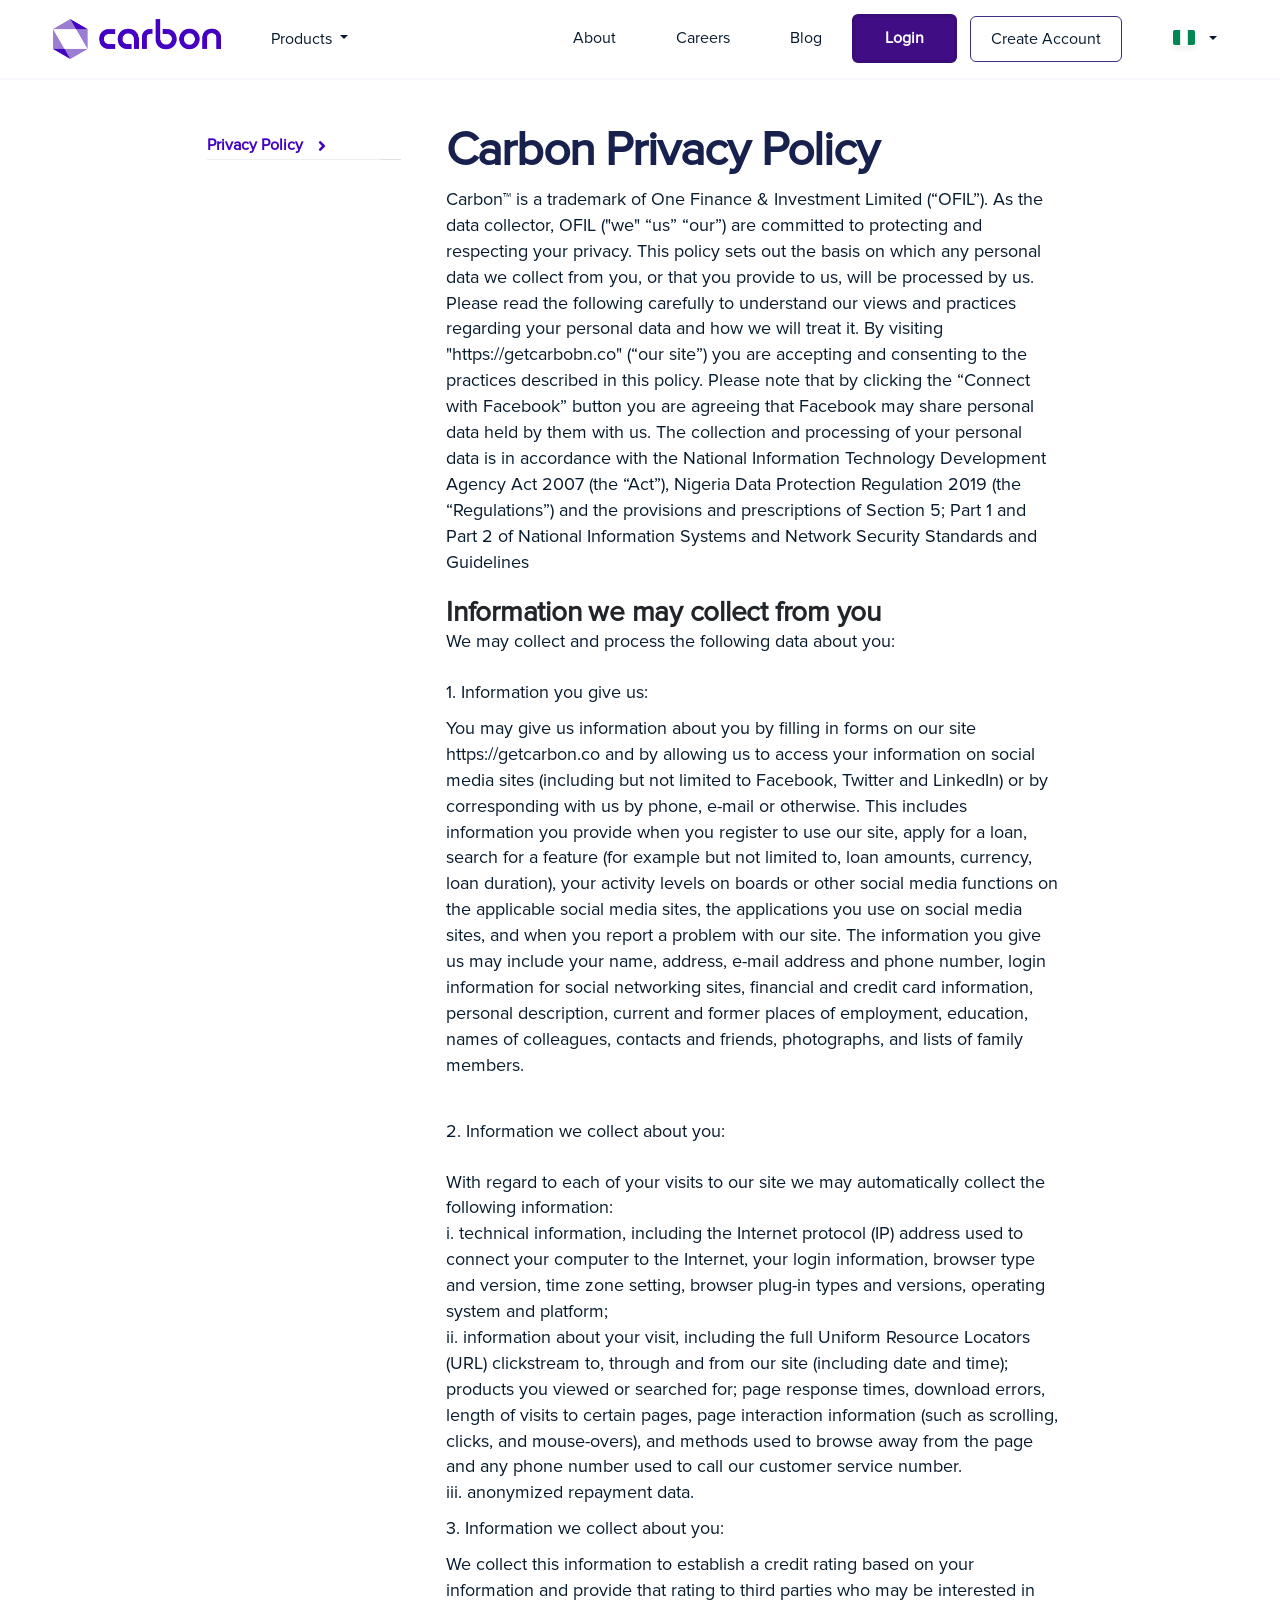
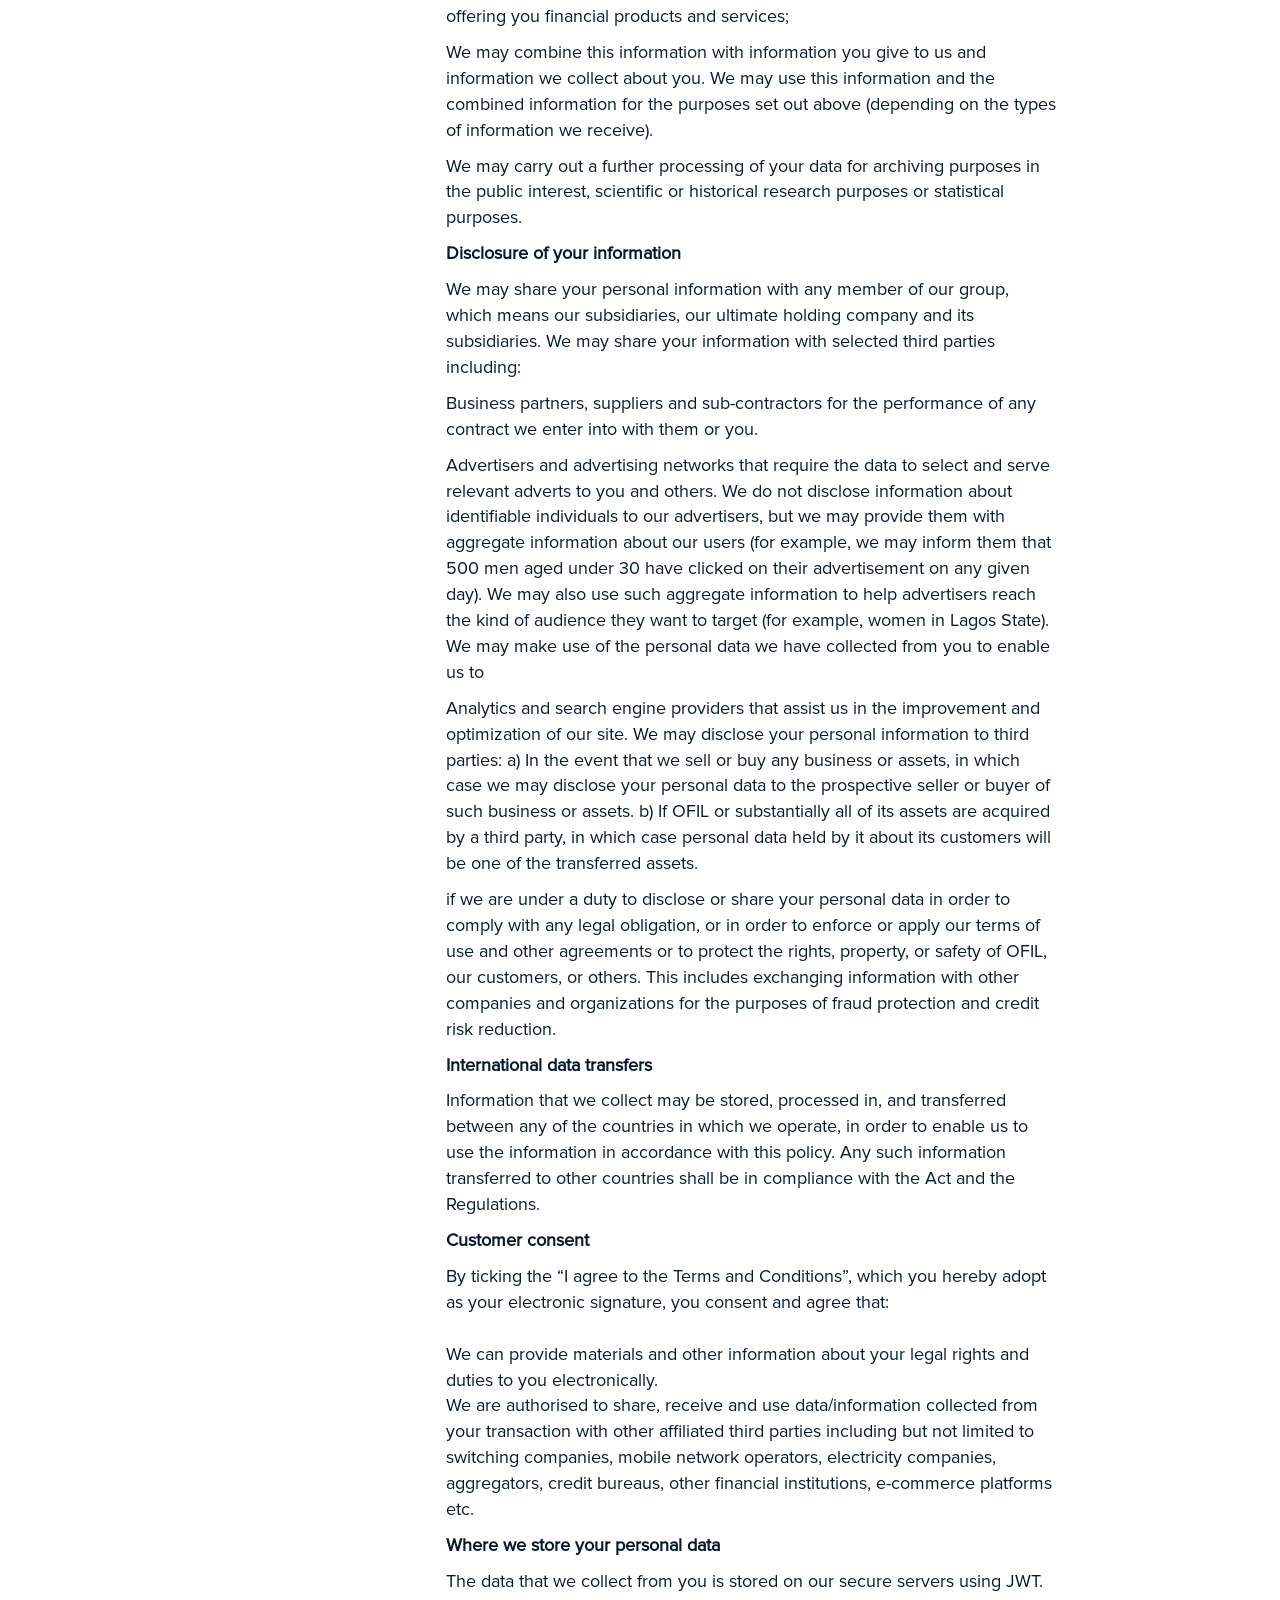
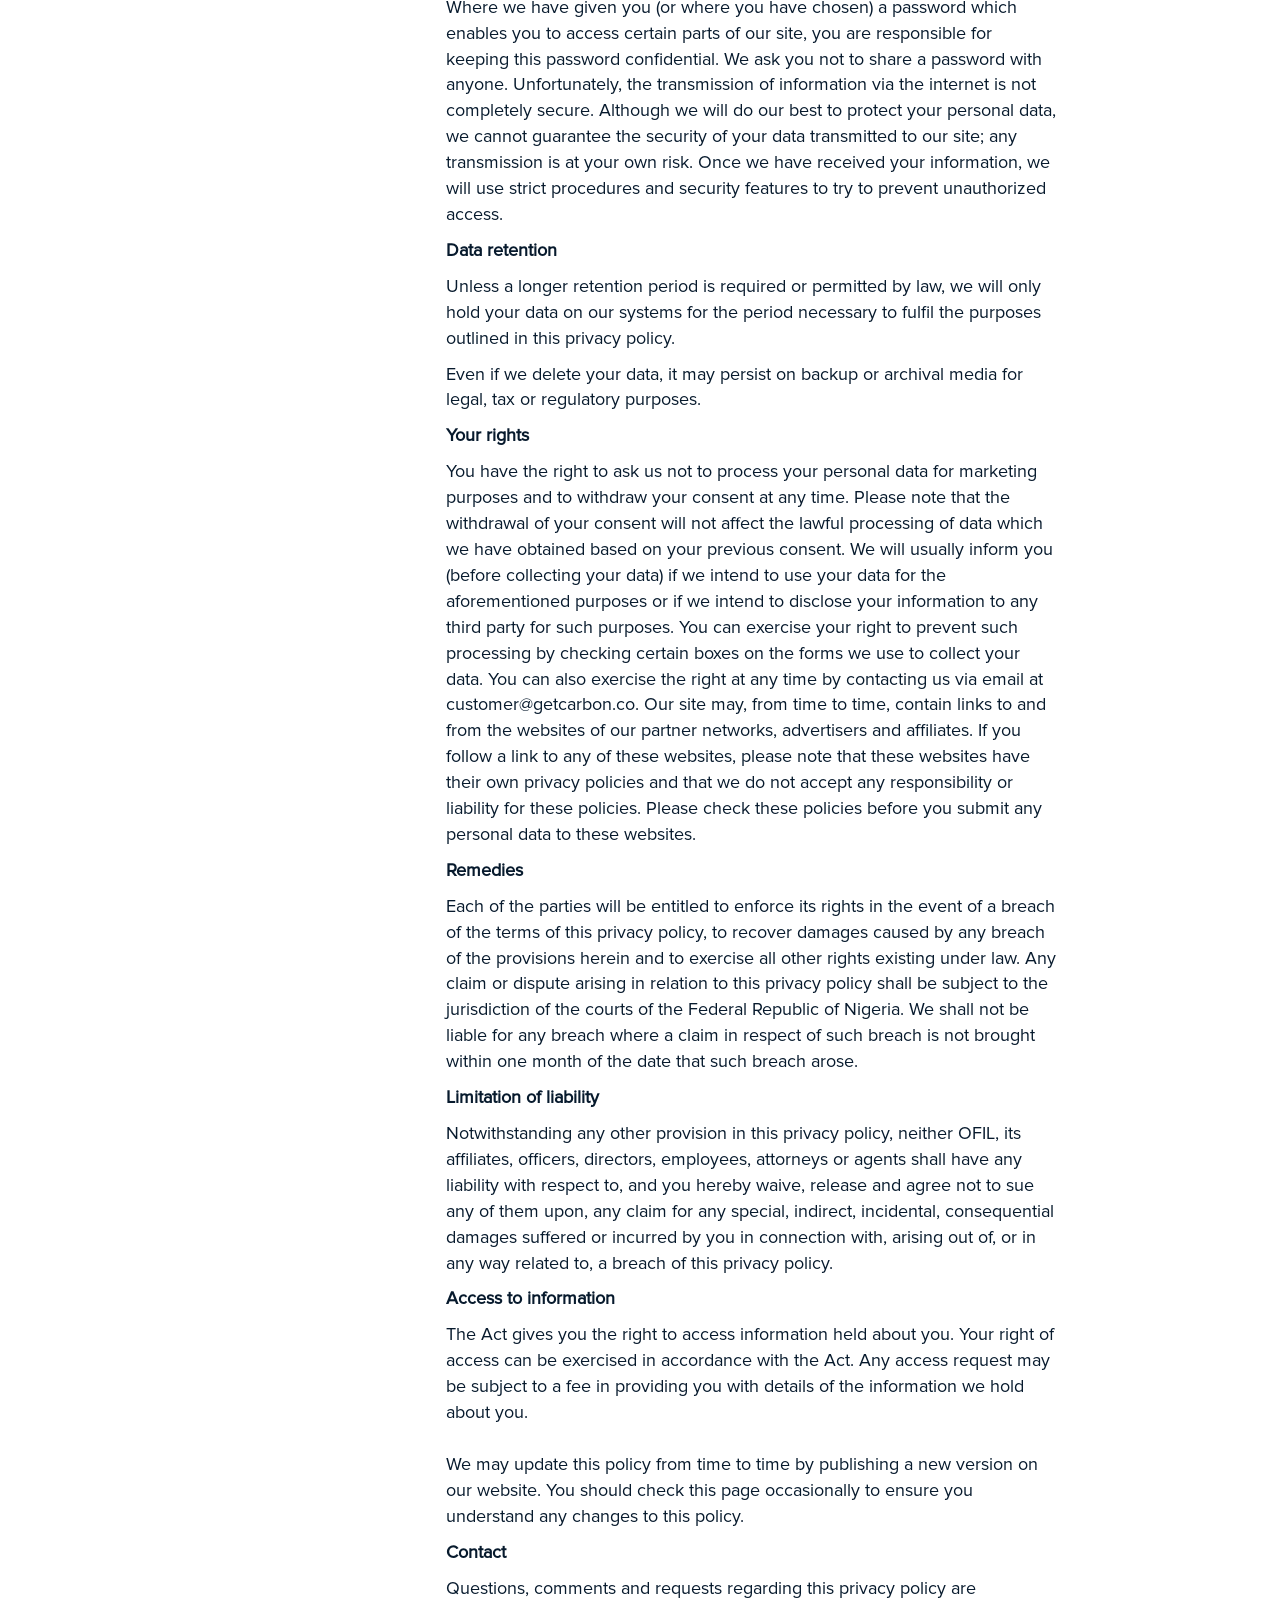
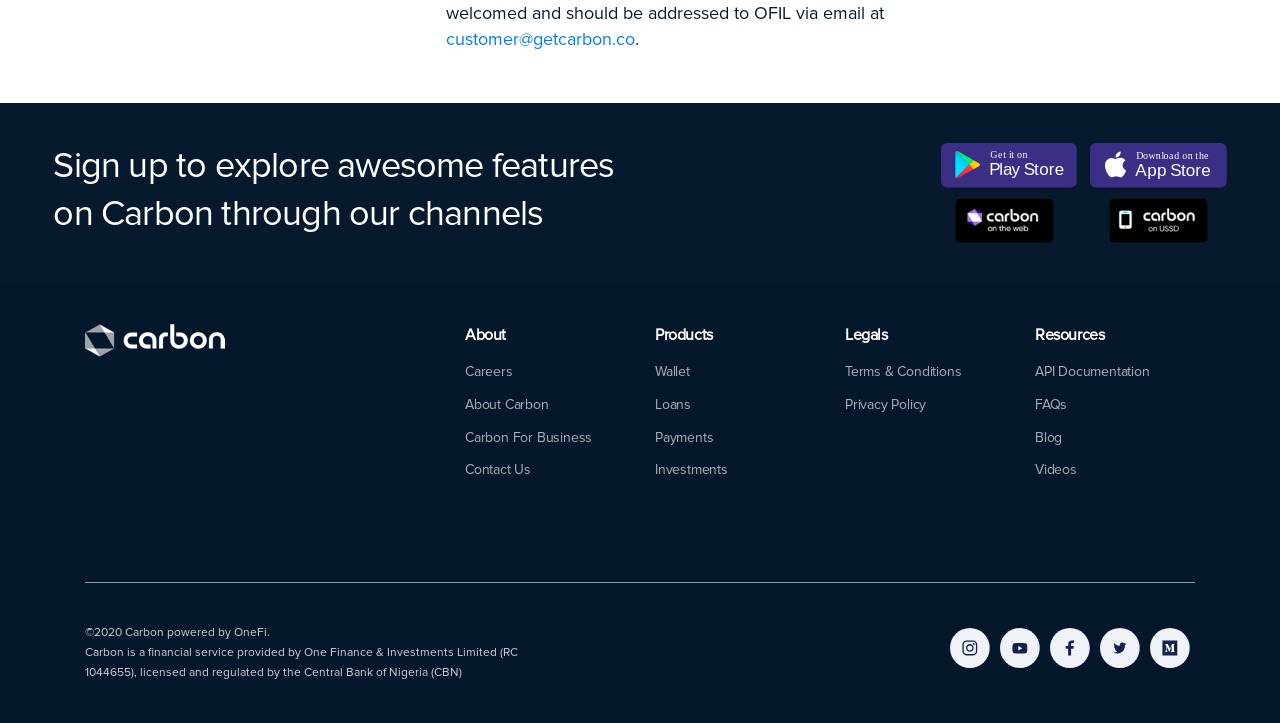
<file: privacy-policy.html>
<!DOCTYPE html>
<head>
	<meta name="viewport" content="width=device-width, initial-scale=1, shrink-to-fit=no">
    <meta name="description" content="With Carbon, transfer fundsm pay bills at lower fees, buy airtime, get instant loans without collateral, and invest money. Download the Carbon app.">
    <meta name="author" content="Carbon">

	<title>Carbon - Payments, Bills, Instant Loans, Investments, Credit Reports</title>
		
	<link rel="icon" href="images/favicon-32x32.png" sizes="32x32">
    <link rel="icon" href="images/favicon-192x192.png" sizes="192x192">
	<link rel="apple-touch-icon-precomposed" href="images/favicon-180x180.png">
	<link href="vendor/bootstrap/bootstrap.min.css" rel="stylesheet">
	<link rel="stylesheet" href="vendor/fortawesome/css/all.min.css">
	<link rel="stylesheet" href="css/hover-min.css">
	<link rel="stylesheet" href="css/style.css">
	<link rel="stylesheet" href="css/smallerscreen.css">
</head>
<body class="wallet">
	<header class="header">
		<nav class="navbar navbar-expand-md fixed-top">
			<div class="container-fluid">
				<!-- Brand -->
				<a class="navbar-brand" href="index.html">
					<img src="images/logo.png" class="img-fluid logo" alt="">
				</a>
			
				<!-- Toggler/collapsibe Button -->
				<button class="navbar-toggler" type="button" data-toggle="collapse" data-target="#collapsibleNavbar">
					<i class="fa fa-bars"></i>
				</button>
			
				<!-- Navbar links -->
				<div class="collapse navbar-collapse" id="collapsibleNavbar">
					<ul class="navbar-nav">
						<li class="nav-item dropdown">
							<a class="nav-link dropdown-toggle" href="#" data-toggle="dropdown">
								Products
							</a>
							<div class="dropdown-menu dropdown-menu-lg">
                                <ul class="list-group list-group-flush list-unstyled">
                                    <li>
                                        <a href="wallet.html" class="list-group-item list-group-item-action hvr-grow" role="button">
                                            <div class="media d-flex align-items-left">
                                                <img src="images/homepage/debit-card.png" style="width: 50px;">
                                                <div class="media-body ml-3">
                                                    <h6 class="mb-1">Digital Wallets</h6>
                                                    <p class="mb-0">With Carbon Wallet, you enjoy cheaper transactions, zero account fees, and maximum security</p>
                                                </div>
                                            </div>
                                        </a>
                                    </li>

                                    <li>
                                        <a href="loan.html" class="list-group-item list-group-item-action hvr-grow" role="button">
                                            <div class="media d-flex align-items-left">
                                                <img src="images/homepage/carbon-grayscale.png" style="width: 50px;">
                                                <div class="media-body ml-3">
                                                    <h6 class="mb-1">Instant Loans</h6>
                                                    <p class="mb-0">We make access to credit simple and easy. No guarantors, no collateral, and no long forms.</p>
                                                </div>
                                            </div>
                                        </a>
                                    </li>
                                    
                                    <li>
                                        <a href="investment.html" class="list-group-item list-group-item-action hvr-grow" role="button">
                                            <div class="media d-flex align-items-left">
                                                <img src="images/homepage/id-card.png" style="width: 50px;">
                                                <div class="media-body ml-3">
                                                    <h6 class="mb-1">Smart Investments</h6>
                                                    <p class="mb-0">We offer market-leading rates on investments, so your money is always working harder for you. </p>
                                                </div>
                                            </div>
                                        </a>
                                    </li>

                                    <li>
                                        <a href="payment.html" class="list-group-item list-group-item-action hvr-grow" role="button">
                                            <div class="media d-flex align-items-left">
                                                <img src="images/homepage/fund.svg" style="width: 50px;">
                                                <div class="media-body ml-3">
                                                    <h6 class="mb-1">Fast Payments</h6>
                                                    <p class="mb-0">We make access to credit simple and easy. No guarantors, no collateral, and no long forms.</p>
                                                </div>
                                            </div>
                                        </a>
                                    </li>

                                </ul>
                            </div>
						</li>
					</ul>
					<ul class="navbar-nav second-nav ml-auto">
						<li class="nav-item">
							<a class="nav-link" href="about.html">About </a>
						</li>
						<li class="nav-item">
							<a class="nav-link" href="https://onefi.bamboohr.com/jobs/">Careers</a>
						</li>
						<li class="nav-item">
							<a class="nav-link" href="http://medium.com/@getcarbon">Blog</a>
						</li>
						<div>
							<a class="btn btn-info btn-login" href="https://portal.getcarbon.co/login">Login</a>
							<a class="btn btn-info btn-create" href="https://portal.getcarbon.co/register">Create Account</a>
						</div>
						<li class="nav-item">
							<a class="nav-link dropdown-toggle flag-dropdown" href="https://getcarbon.co" id="navbardrop" data-toggle="dropdown">
								<img src="images/homepage/countryselector.svg">
							</a>
							<div class="dropdown-menu" style="left: auto;">
								<a class="dropdown-item" href="http://kenya.getcarbon.co"><span>🇰🇪 &nbsp;</span><span>Kenya</span></a>
							</div>
						</li>
					</ul>
				</div>
			</div>
		</nav>
	</header>
    <main>
        <section class="section-terms">
			<div class="container-fluid">
				<div class="row">
					<div class="col-lg-3 col-md-3 col-sm-4">
						<ul class="nav nav-tabs">
							<li class="nav-item">
							  <a class="nav-link active privacy" data-toggle="tab">Privacy Policy</a>
							</li>
						</ul>
					</div>
					<div class="col-lg-9 col-md-9 col-sm-8">
						<div class="tab-content">
							<div class="tab-pane container active" id="privacypolicy">
								<h2 class="heading-secondary">Carbon Privacy Policy</h2>
								<p>Carbon™ is a trademark of One Finance & Investment Limited (“OFIL”). As the data collector, OFIL ("we" “us” “our”) are committed to protecting and respecting your privacy. This policy sets out the basis on which any personal data we collect from you, or that you provide to us, will be processed by us. Please read the following carefully to understand our views and practices regarding your personal data and how we will treat it. By visiting "https://getcarbobn.co" (“our site”) you are accepting and consenting to the practices described in this policy. Please note that by clicking the “Connect with Facebook” button you are agreeing that Facebook may share personal data held by them with us. The collection and processing of your personal data is in accordance with the National Information Technology Development Agency Act 2007 (the “Act”), Nigeria Data Protection Regulation 2019 (the “Regulations”) and the provisions and prescriptions of Section 5; Part 1 and Part 2 of National Information Systems and Network Security Standards and Guidelines</p>
								<h4>Information we may collect from you</h4>
								<p>We may collect and process the following data about you:</p><br>
								<p>1. Information you give us: </p>

								<p>You may give us information about you by filling in forms on our site https://getcarbon.co and by allowing us to access your information on social media sites (including but not limited to Facebook, Twitter and LinkedIn) or by corresponding with us by phone, e-mail or otherwise. This includes information you provide when you register to use our site, apply for a loan, search for a feature (for example but not limited to, loan amounts, currency, loan duration), your activity levels on boards or other social media functions on the applicable social media sites, the applications you use on social media sites, and when you report a problem with our site. The information you give us may include your name, address, e-mail address and phone number, login information for social networking sites, financial and credit card information, personal description, current and former places of employment, education, names of colleagues, contacts and friends, photographs, and lists of family members.</p><br><br>

								<p>2. Information we collect about you:</p><br>
								<p>With regard to each of your visits to our site we may automatically collect the following information: <br>i. technical information, including the Internet protocol (IP) address used to connect your computer to the Internet, your login information, browser type and version, time zone setting, browser plug-in types and versions, operating system and platform; <br>ii. information about your visit, including the full Uniform Resource Locators (URL) clickstream to, through and from our site (including date and time); products you viewed or searched for; page response times, download errors, length of visits to certain pages, page interaction information (such as scrolling, clicks, and mouse-overs), and methods used to browse away from the page and any phone number used to call our customer service number.<br>iii. anonymized repayment data.</p>

								<p>3. Information we collect about you: </p>

								<p>We collect this information to establish a credit rating based on your information and provide that rating to third parties who may be interested in offering you financial products and services;</p>

								<p>We may combine this information with information you give to us and information we collect about you. We may use this information and the combined information for the purposes set out above (depending on the types of information we receive).</p>
								<p>We may carry out a further processing of your data for archiving purposes in the public interest, scientific or historical research purposes or statistical purposes.</p>
								<p><strong>Disclosure of your information</strong></p>
								<p>We may share your personal information with any member of our group, which means our subsidiaries, our ultimate holding company and its subsidiaries. We may share your information with selected third parties including:</p>

								<p>Business partners, suppliers and sub-contractors for the performance of any contract we enter into with them or you.</p>

								<p>Advertisers and advertising networks that require the data to select and serve relevant adverts to you and others. We do not disclose information about identifiable individuals to our advertisers, but we may provide them with aggregate information about our users (for example, we may inform them that 500 men aged under 30 have clicked on their advertisement on any given day). We may also use such aggregate information to help advertisers reach the kind of audience they want to target (for example, women in Lagos State). We may make use of the personal data we have collected from you to enable us to</p>

								<p>Analytics and search engine providers that assist us in the improvement and optimization of our site. We may disclose your personal information to third parties: a) In the event that we sell or buy any business or assets, in which case we may disclose your personal data to the prospective seller or buyer of such business or assets. b) If OFIL or substantially all of its assets are acquired by a third party, in which case personal data held by it about its customers will be one of the transferred assets.</p>

								<p>if we are under a duty to disclose or share your personal data in order to comply with any legal obligation, or in order to enforce or apply our terms of use and other agreements or to protect the rights, property, or safety of OFIL, our customers, or others. This includes exchanging information with other companies and organizations for the purposes of fraud protection and credit risk reduction.</p>
								<p><strong>International data transfers<strong></p>
								<p>Information that we collect may be stored, processed in, and transferred between any of the countries in which we operate, in order to enable us to use the information in accordance with this policy. Any such information transferred to other countries shall be in compliance with the Act and the Regulations.</p>

								<p><strong>Customer consent</strong></p>
								<p>By ticking the “I agree to the Terms and Conditions”, which you hereby adopt as your electronic signature, you consent and agree that:<br><br>

								We can provide materials and other information about your legal rights and duties to you electronically.<br>
								We are authorised to share, receive and use data/information collected from your transaction with other affiliated third parties including but not limited to switching companies, mobile network operators, electricity companies, aggregators, credit bureaus, other financial institutions, e-commerce platforms etc.</p>

								<p><strong>Where we store your personal data</strong></p>
								<p>The data that we collect from you is stored on our secure servers using JWT. Where we have given you (or where you have chosen) a password which enables you to access certain parts of our site, you are responsible for keeping this password confidential. We ask you not to share a password with anyone. Unfortunately, the transmission of information via the internet is not completely secure. Although we will do our best to protect your personal data, we cannot guarantee the security of your data transmitted to our site; any transmission is at your own risk. Once we have received your information, we will use strict procedures and security features to try to prevent unauthorized access.</p>

								<p><strong>Data retention</strong></p>
								<p>Unless a longer retention period is required or permitted by law, we will only hold your data on our systems for the period necessary to fulfil the purposes outlined in this privacy policy.</p>

								<p>Even if we delete your data, it may persist on backup or archival media for legal, tax or regulatory purposes.</p>

								<p><strong>Your rights</strong></p>
								<p>You have the right to ask us not to process your personal data for marketing purposes and to withdraw your consent at any time. Please note that the withdrawal of your consent will not affect the lawful processing of data which we have obtained based on your previous consent. We will usually inform you (before collecting your data) if we intend to use your data for the aforementioned  purposes or if we intend to disclose your information to any third party for such purposes. You can exercise your right to prevent such processing by checking certain boxes on the forms we use to collect your data. You can also exercise the right at any time by contacting us via email at customer@getcarbon.co. Our site may, from time to time, contain links to and from the websites of our partner networks, advertisers and affiliates. If you follow a link to any of these websites, please note that these websites have their own privacy policies and that we do not accept any responsibility or liability for these policies. Please check these policies before you submit any personal data to these websites.</p>

								<p><strong>Remedies</strong></p>
								<p>Each of the parties will be entitled to enforce its rights in the event of a breach of the terms of this privacy policy, to recover damages caused by any breach of the provisions herein and to exercise all other rights existing under law. Any claim or dispute arising in relation to this privacy policy shall be subject to the jurisdiction of the courts of the Federal Republic of Nigeria. We shall not be liable for any breach where a claim in respect of such breach is not brought within one month of the date that such breach arose.</p>

								<p><strong>Limitation of liability</strong></p>
								<p>Notwithstanding any other provision in this privacy policy, neither OFIL, its affiliates, officers, directors, employees, attorneys or agents shall have any liability with respect to, and you hereby waive, release and agree not to sue any of them upon, any claim for any special, indirect, incidental, consequential damages suffered or incurred by you in connection with, arising out of, or in any way related to, a breach of this privacy policy.  </p>

								<p><strong>Access to information</strong></p>
								<p>The Act gives you the right to access information held about you. Your right of access can be exercised in accordance with the Act. Any access request may be subject to a fee in providing you with details of the information we hold about you.<br><br> We may update this policy from time to time by publishing a new version on our website. You should check this page occasionally to ensure you understand any changes to this policy.</p>

								<p><strong>Contact</strong></p>
								<p>Questions, comments and requests regarding this privacy policy are welcomed and should be addressed to OFIL via email at <a href="mailto:customer@getcarbon.co">customer@getcarbon.co</a>.</p>
							</div>
						</div>
					</div>  
				</div>
			</div>
		</section>
    </main>

   <footer class="footer">
		<div class="footer__top">
			<div class="container-fluid">
				<div class="row">
					<div class="col-lg-6 col-md-6">
						<div>
							<h3 class="heading-tertiary-white">Sign up to explore awesome features on Carbon through our channels</h3>
						</div>
					</div>
					<div class="col-lg-6 col-md-6">
						<div class="pull-right">
							<div>
								<a href="https://play.google.com/store/apps/details?id=com.lenddo.mobile.paylater&referrer=utm_source%3Dpaylaterwebsite%26utm_medium%3Dpaylaternavbutton%26utm_term%3Dpaylaterwebsite%26utm_content%3Dpaylaternavbutton%26utm_campaign%25paylaterwebsite%26anid%3Dadmob" target="_blank"><img src="images/carbon-play-store-purple.svg" class="img-fluid" alt="carbon playstore image"></a>
								<a href="https://apps.apple.com/us/app/carbon-by-one-finance/id1494856668?ls=1" target="_blank"><img src="images/carbon-app-store-purple.svg" class="img-fluid margin-left-10" alt="carbon appstore image"></a>
							</div>
							<div class="margin-top-10 row">
								<div class="col-lg-6 col-md-6 col-sm-6 col-6">
									<div class="text-center">
										<a href="https://portal.getcarbon.co/login" target="_blank"><img src="images/carbon-on-the-web.png" srcset="images/carbon-on-the-web@2x.png 2x, images/carbon-on-the-web@3x.png 3x"class="img-fluid" alt="carbon on the web image"></a>
									</div>
								</div>
								<div class="col-lg-6 col-md-6 col-sm-6 col-6">
									<a href="" target="_blank"><img src="images/carbon-via-ussd.png" srcset="images/carbon-via-ussd@2x.png 2x, images/carbon-via-ussd@3x.png 3x" class="img-fluid margin-left-10" alt="carbon via ussd image"></a>
								</div>
							</div>
						</div>
					</div>
				</div>
			</div>
		</div>
		<div class="footer__bottom">
			<div class="container">
				<div class="row">
					<div class="col-lg-4 col-md-4 col-sm-4 col-12">
						<div>
							<a href="index.html"><img src="images/footer-logo.png" srcset="images/footer-logo@2x.png 2x, images/footer-logo@3x.png 3x" class="img-fluid" alt=" carbon logo"></a>
						</div>
					</div>
					<div class="col-lg-8 col-md-8 col-sm-8 col-12">
						<div class="row">
							<div class="col-lg-3 col-md-3 col-sm-6 col-6">
								<h6>About</h6>
								<div class="margin-top-15">
									<p><a href="https://onefi.bamboohr.com/jobs/">Careers</a></p>
									<p><a href="about.html">About Carbon</a></p>
									<p><a href="https://business.getcarbon.co/">Carbon For Business</a></p>
									<p><a href="https://getcarbon.co/contact/">Contact Us</a></p>
								</div>
							</div>
							<div class="col-lg-3 col-md-3 col-sm-6 col-6">
								<h6>Products</h6>
								<div class="margin-top-15">
									<p><a href="wallet.html">Wallet</a></p>
									<p><a href="loan.html">Loans</a></p>
									<p><a href="payment.html">Payments</a></p>
									<p><a href="investment.html">Investments</a></p>
								</div>
							</div>
							<div class="col-lg-3 col-md-3 col-sm-6 col-6">
								<h6>Legals</h6>
								<div class="margin-top-15">
									<p><a href="terms.html">Terms & Conditions</a></p>
									<p><a href="privacy-policy.html">Privacy Policy</a></p>
								</div>
							</div>
							<div class="col-lg-3 col-md-3 col-sm-6 col-6">
								<h6>Resources</h6>
								<div class="margin-top-15">
									<p><a href="https://business.getcarbon.co/developers">API Documentation</a></p>
									<p><a href="faq.html">FAQs</a></p>
									<p><a href="http://medium.com/@getcarbon">Blog</a></p>
									<p><a href="https://www.youtube.com/GetCarbon">Videos</a></p>
								</div>
							</div>
						</div>
					</div>
				</div>
				<hr>
				<div>
					<div class="row margin-top-40">
						<div class="col-lg-5 col-md-5 col-sm-12 col-12">
							<div>
								<p class="powered">©2020 Carbon powered by OneFi.<br> Carbon is a financial service provided by One Finance & Investments Limited (RC 1044655), licensed and regulated by the Central Bank of Nigeria (CBN)</p>
							</div>
						</div>
						<div class="col-lg-7 col-md-7 col-sm-12 col-12">
							<div class="pull-right">
								<div class="d-flex">
									<div class="p-2">
										<a href="http://instagram.com/getcarbon" target="_blank"><img src="images/instagram.svg" class="img-fluid" alt="instagram icon"></a>
									</div>
									<div class="p-2">
										<a href="https://www.youtube.com/getcarbon" target="_blank"><img src="images/youtube.svg" class="img-fluid" alt="youtube icon"></a>
									</div>
									<div class="p-2">
										<a href="http://facebook.com/getcarbon" target="_blank"><img src="images/facebook.svg" class="img-fluid" alt="facebook icon"></a>
									</div>
									<div class="p-2">
										<a href="http://twitter.com/get_carbon" target="_blank"><img src="images/twitter.svg" class="img-fluid" alt="twitter icon"></a>
									</div>
									<div class="p-2">
										<a href="http://medium.com/@getcarbon" target="_blank"><img src="images/medium.svg" class="img-fluid" alt="medium icon"></a>
									</div>
								</div>
							</div>
						</div>
					</div>
				</div>
			</div>
		</div>
	</footer>



	<script src="vendor/bootstrap/popper.min.js"></script>
	<script src="vendor/jquery/jquery.min.js"></script>
	<script src="vendor/bootstrap/bootstrap.min.js"></script>
</body>
</file>
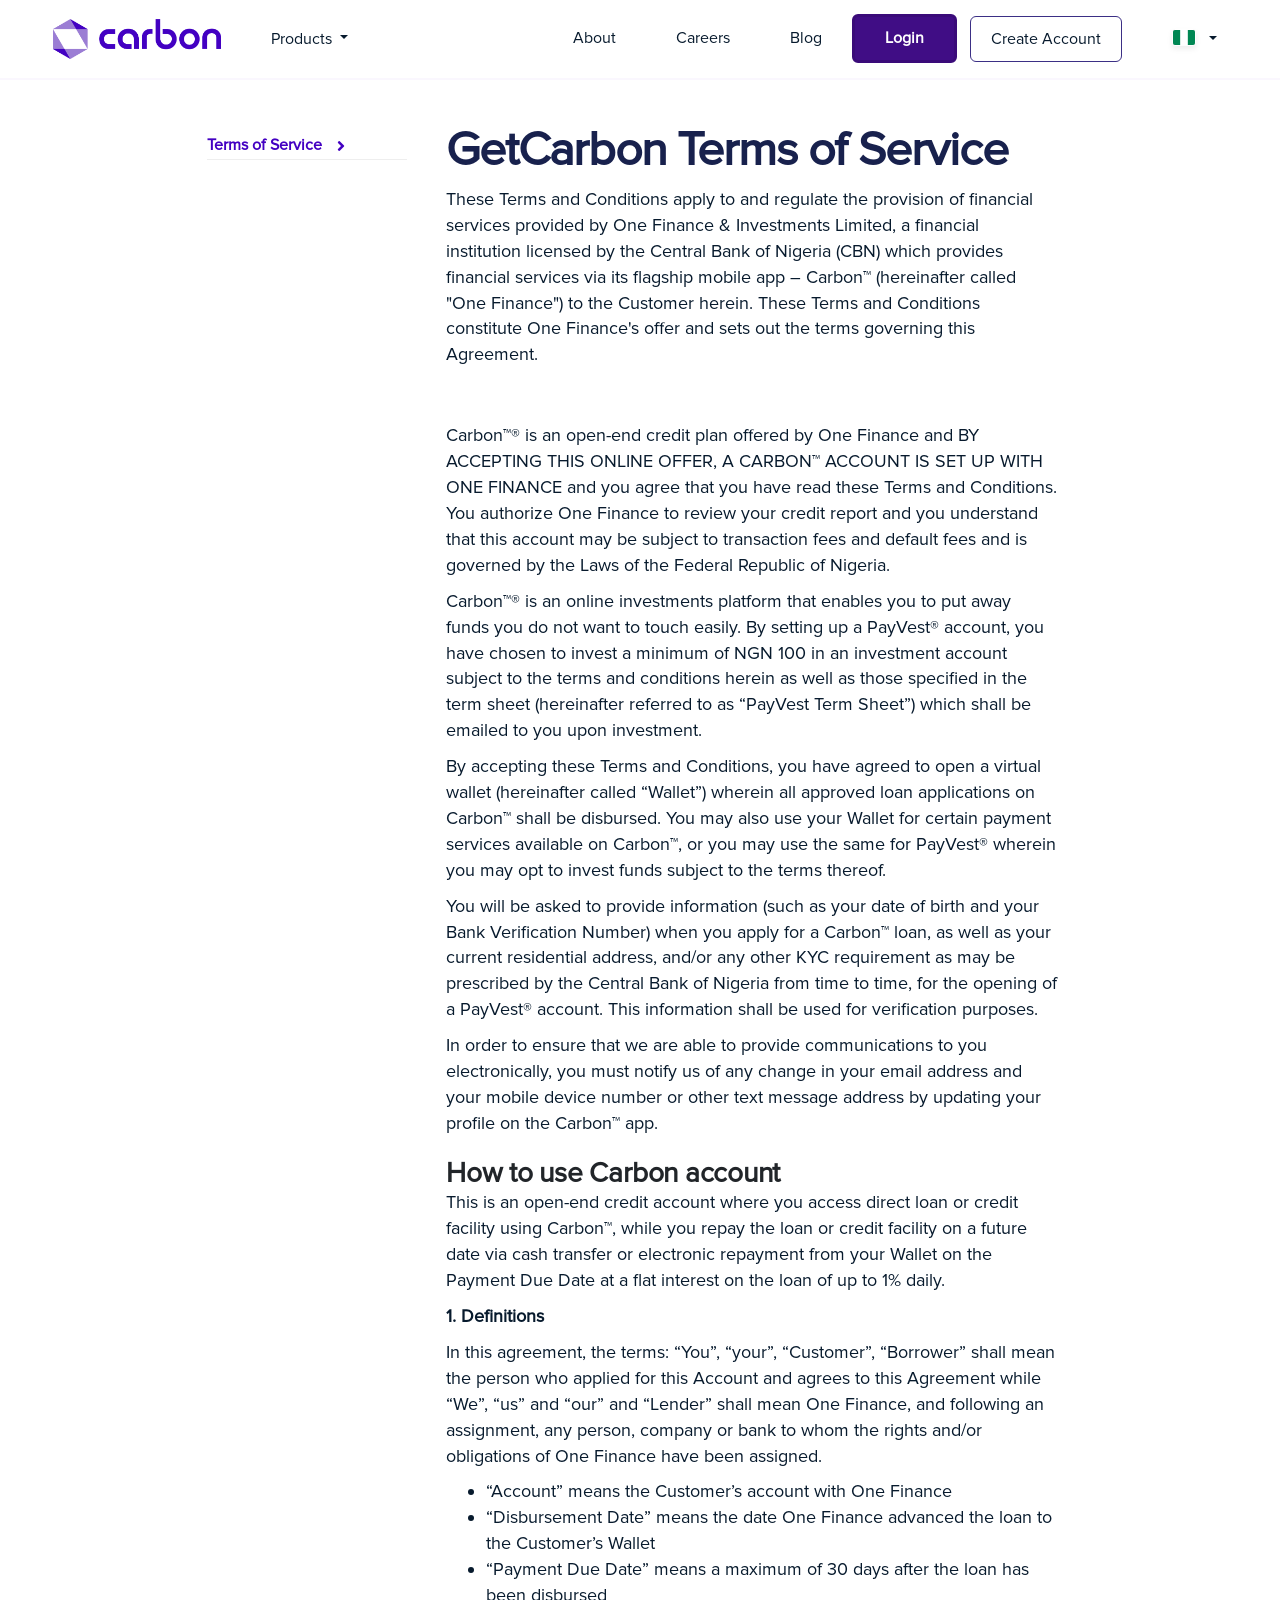
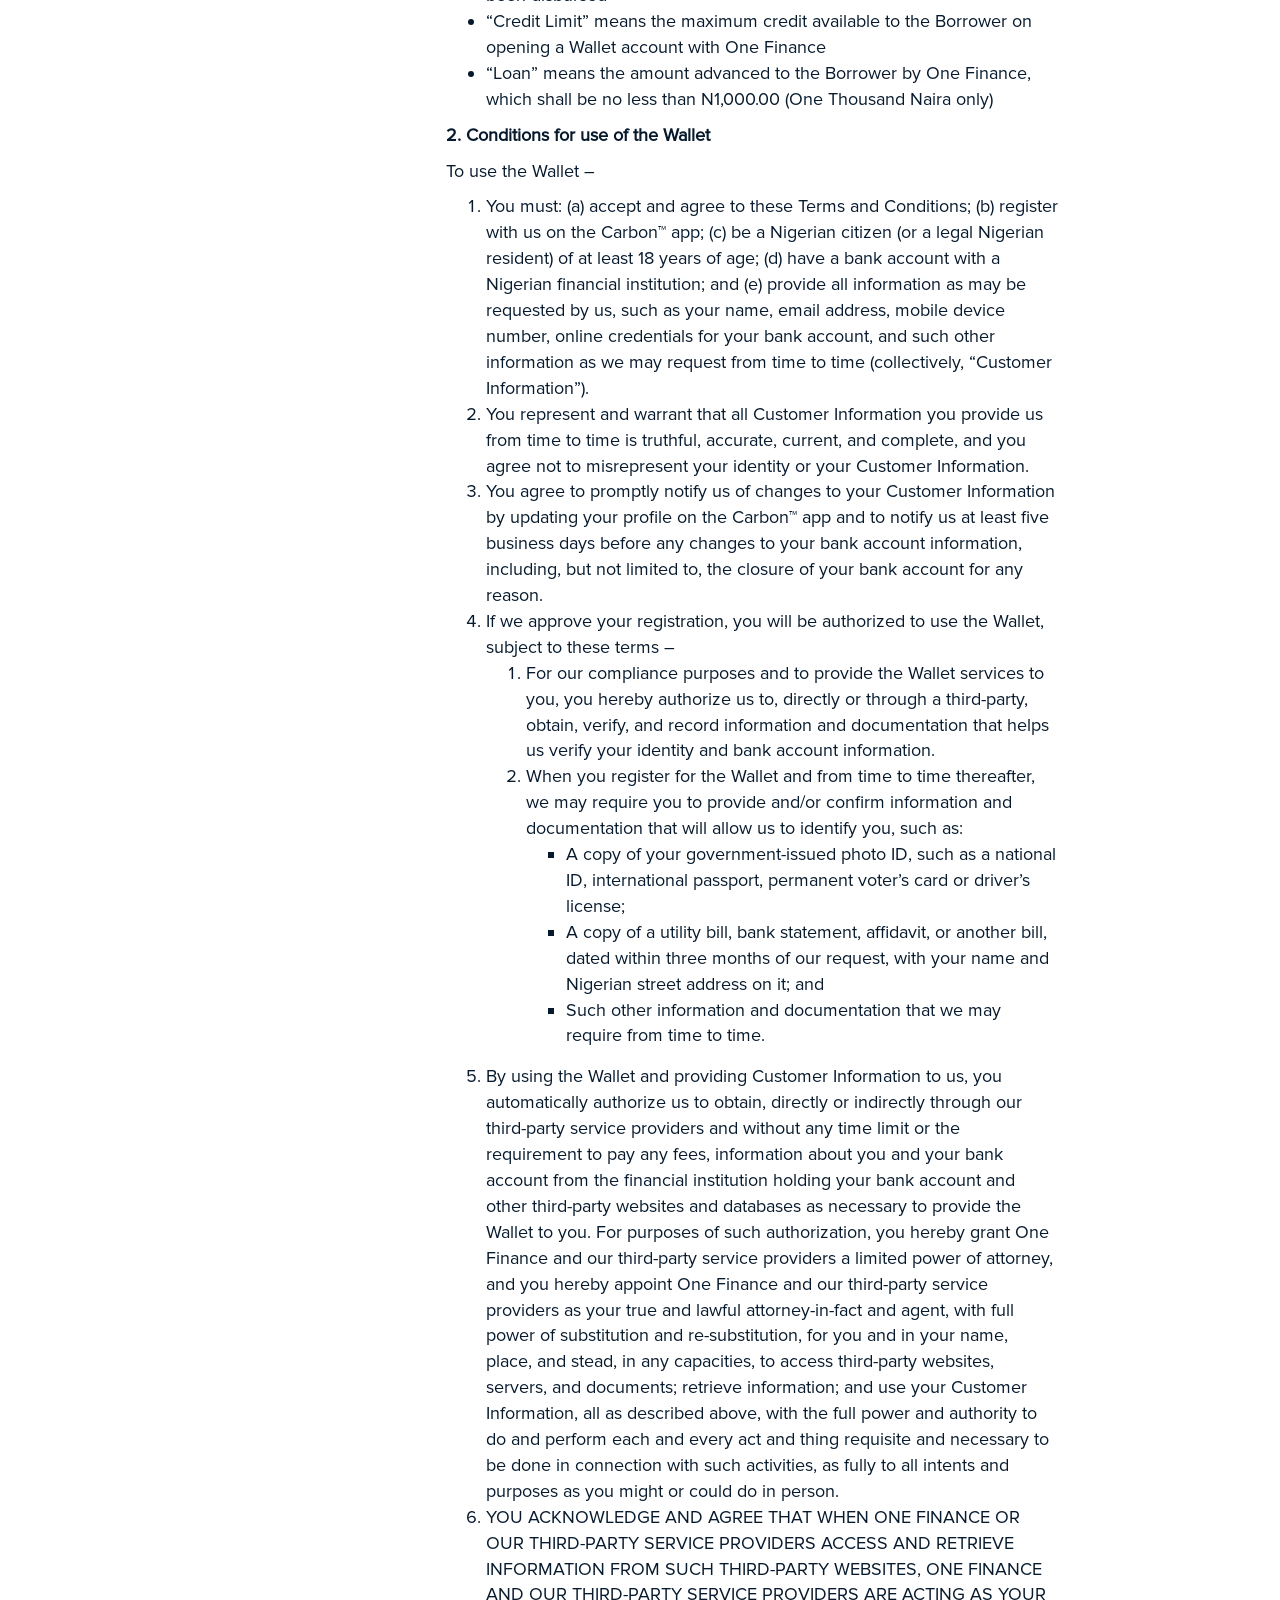
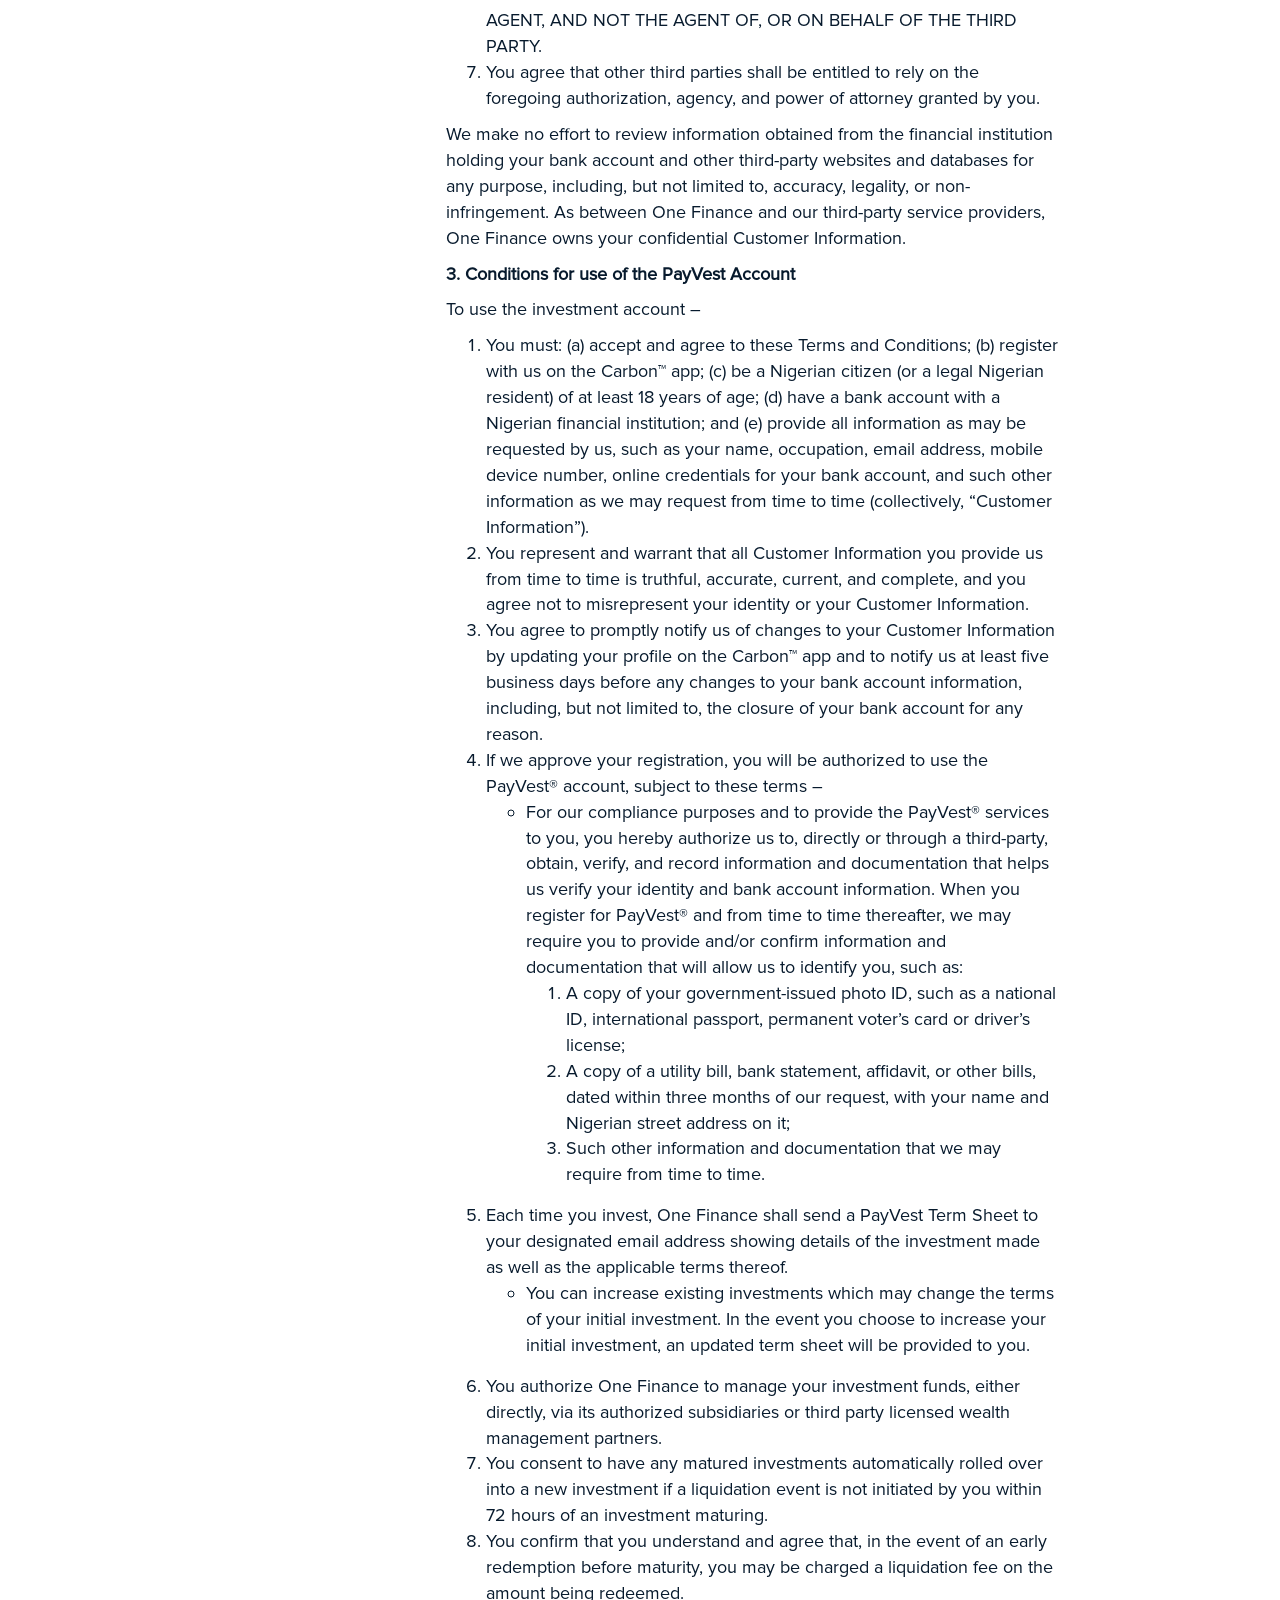
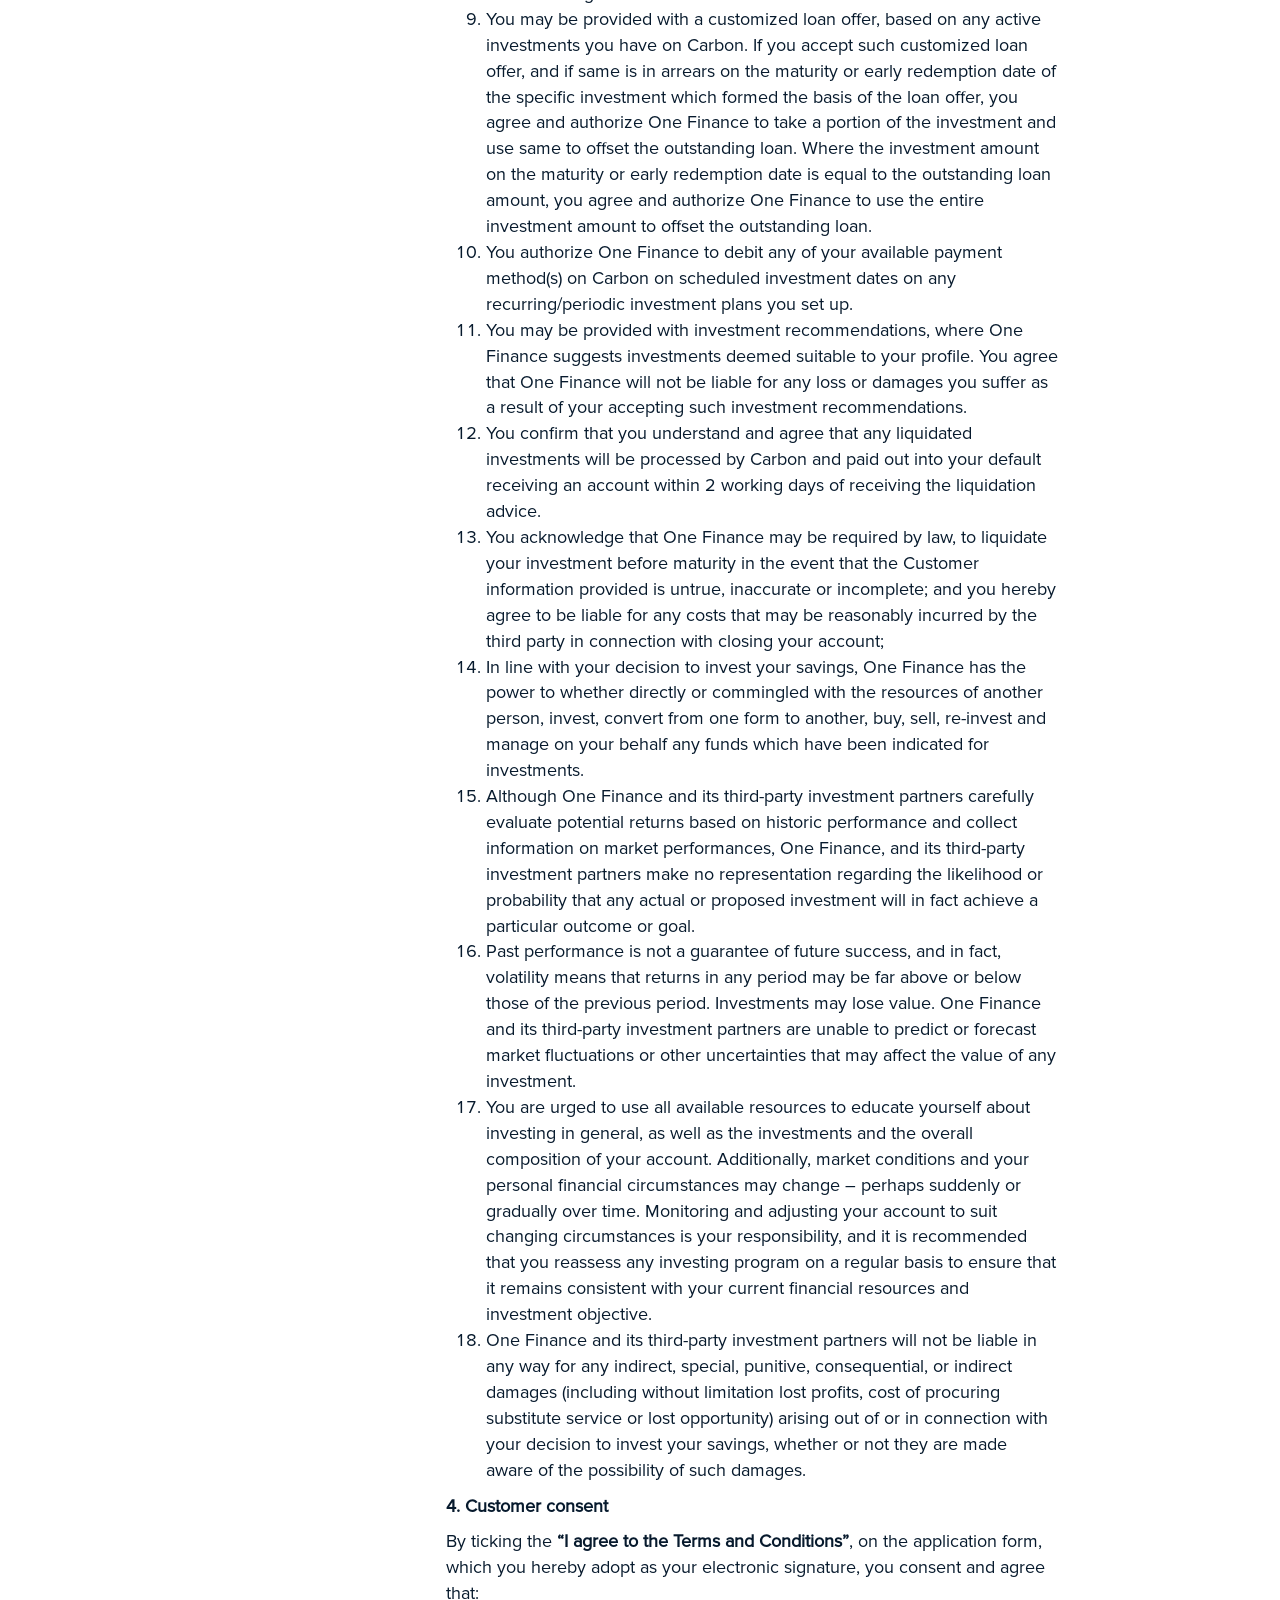
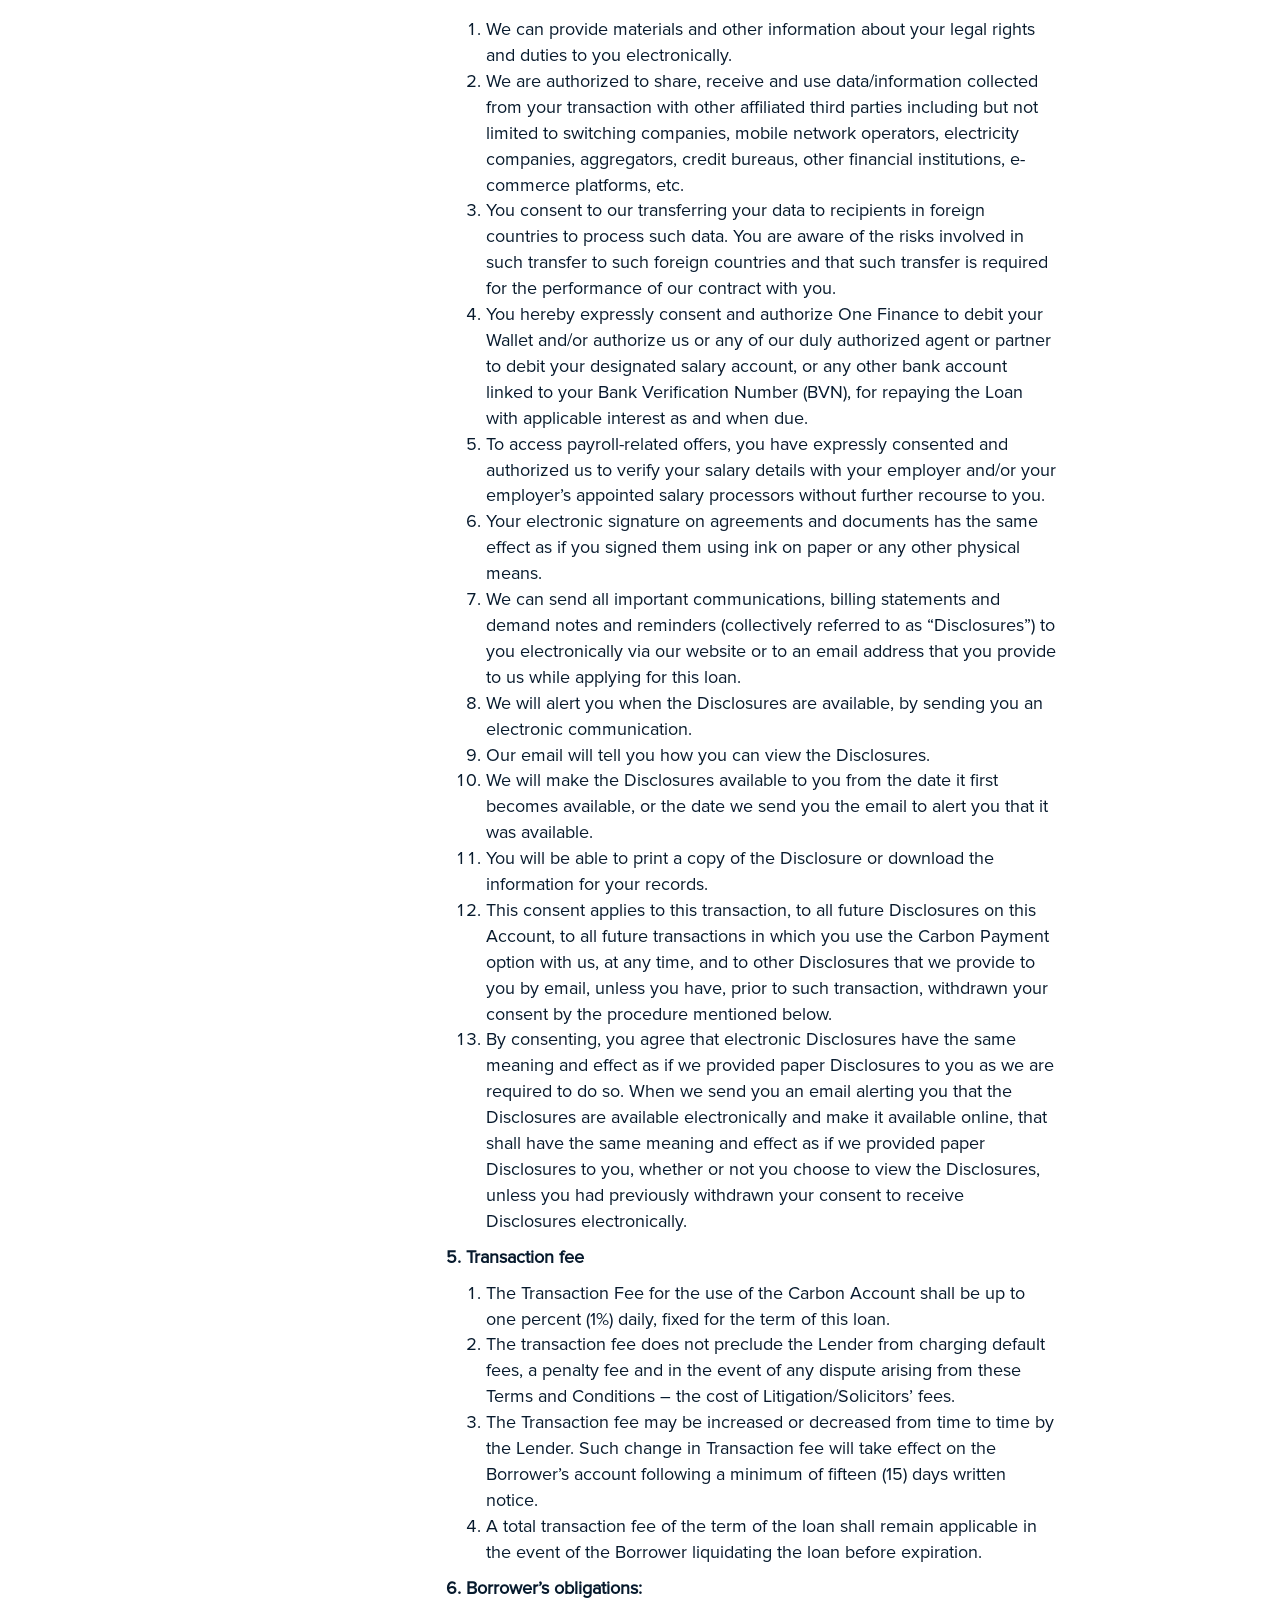
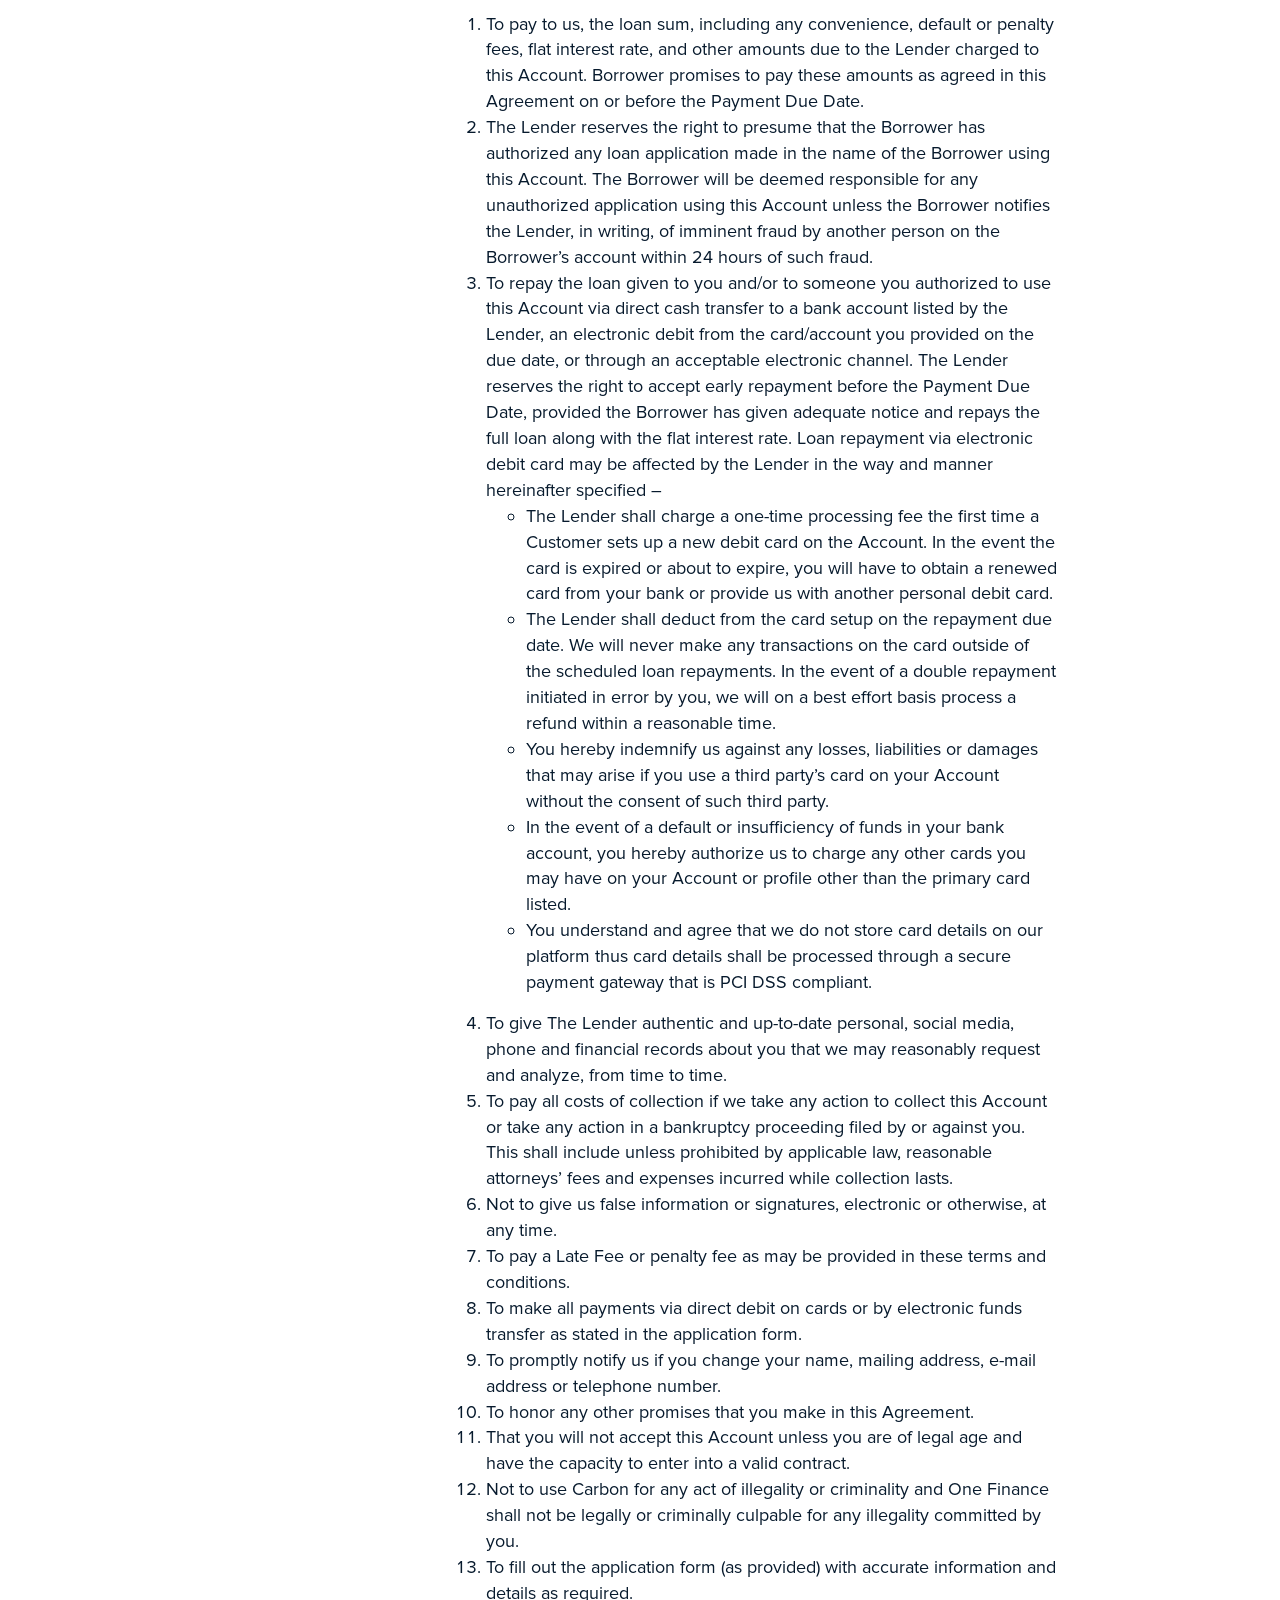
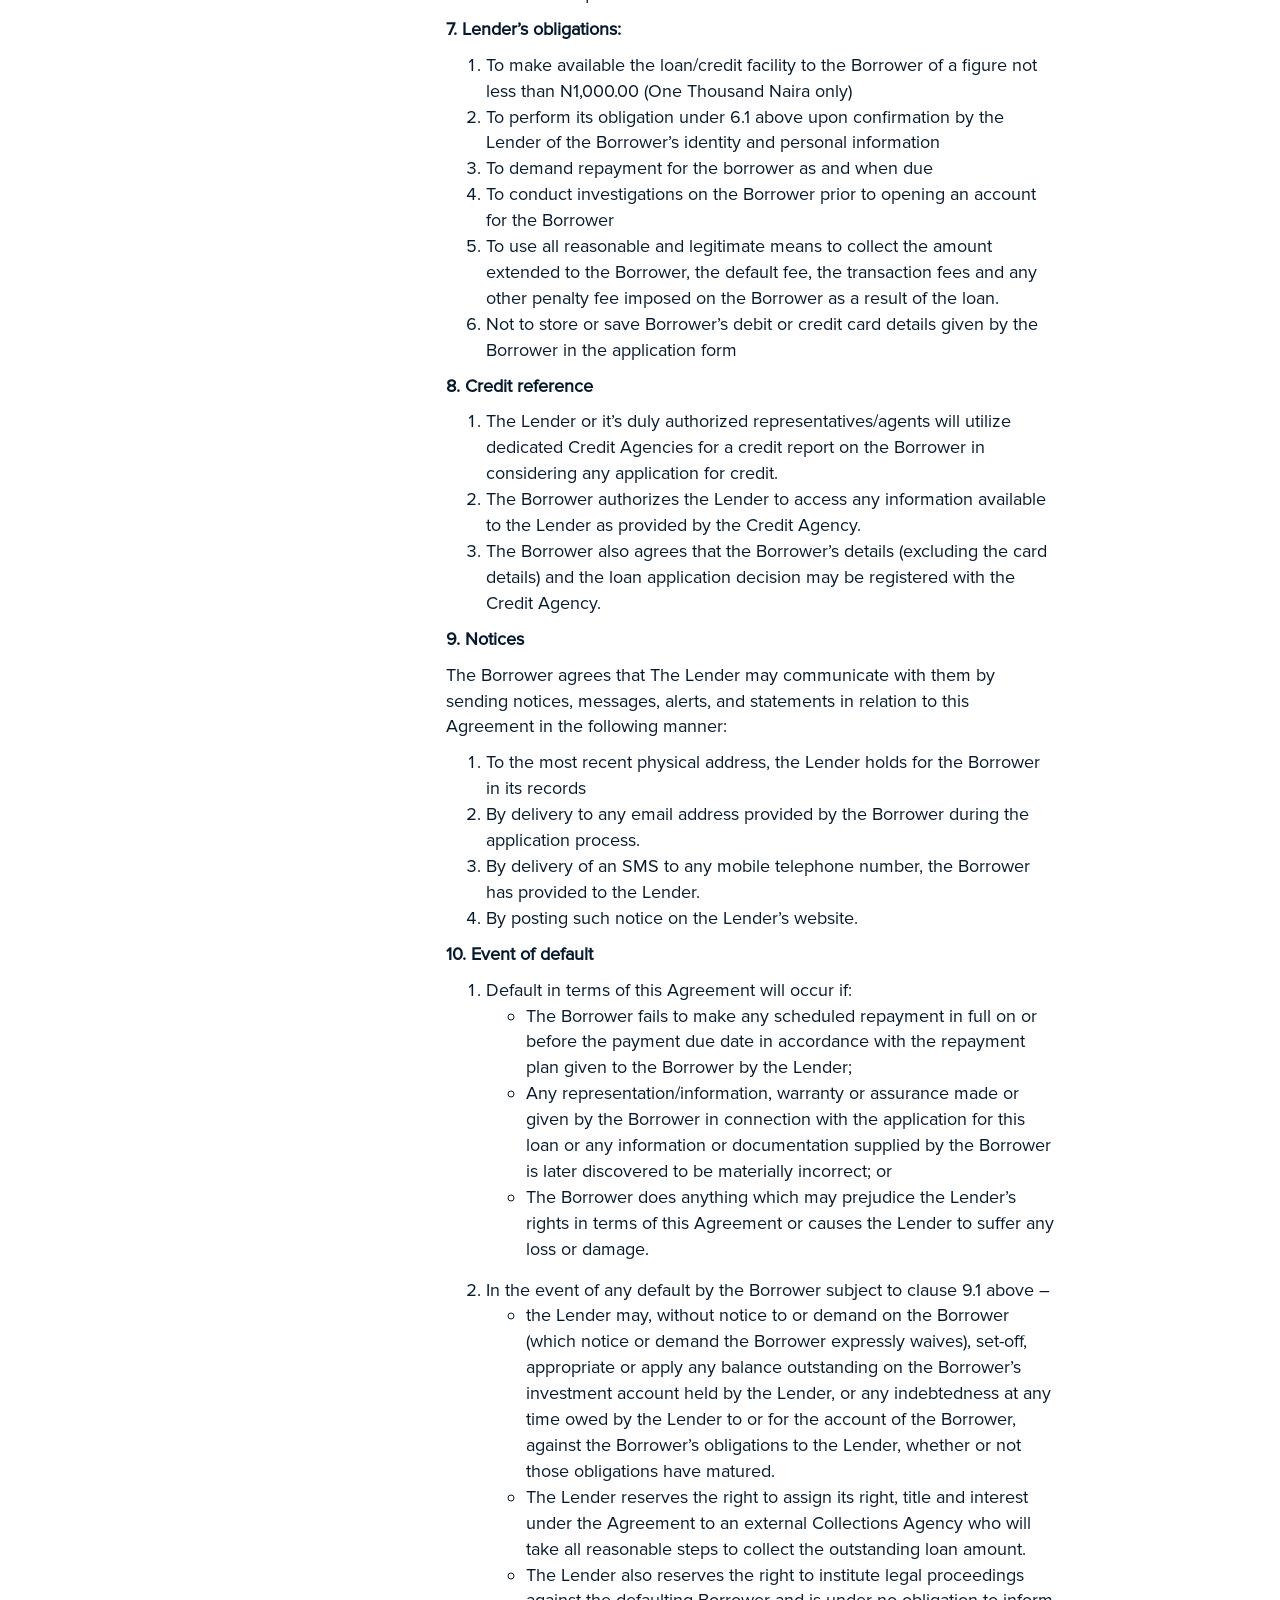
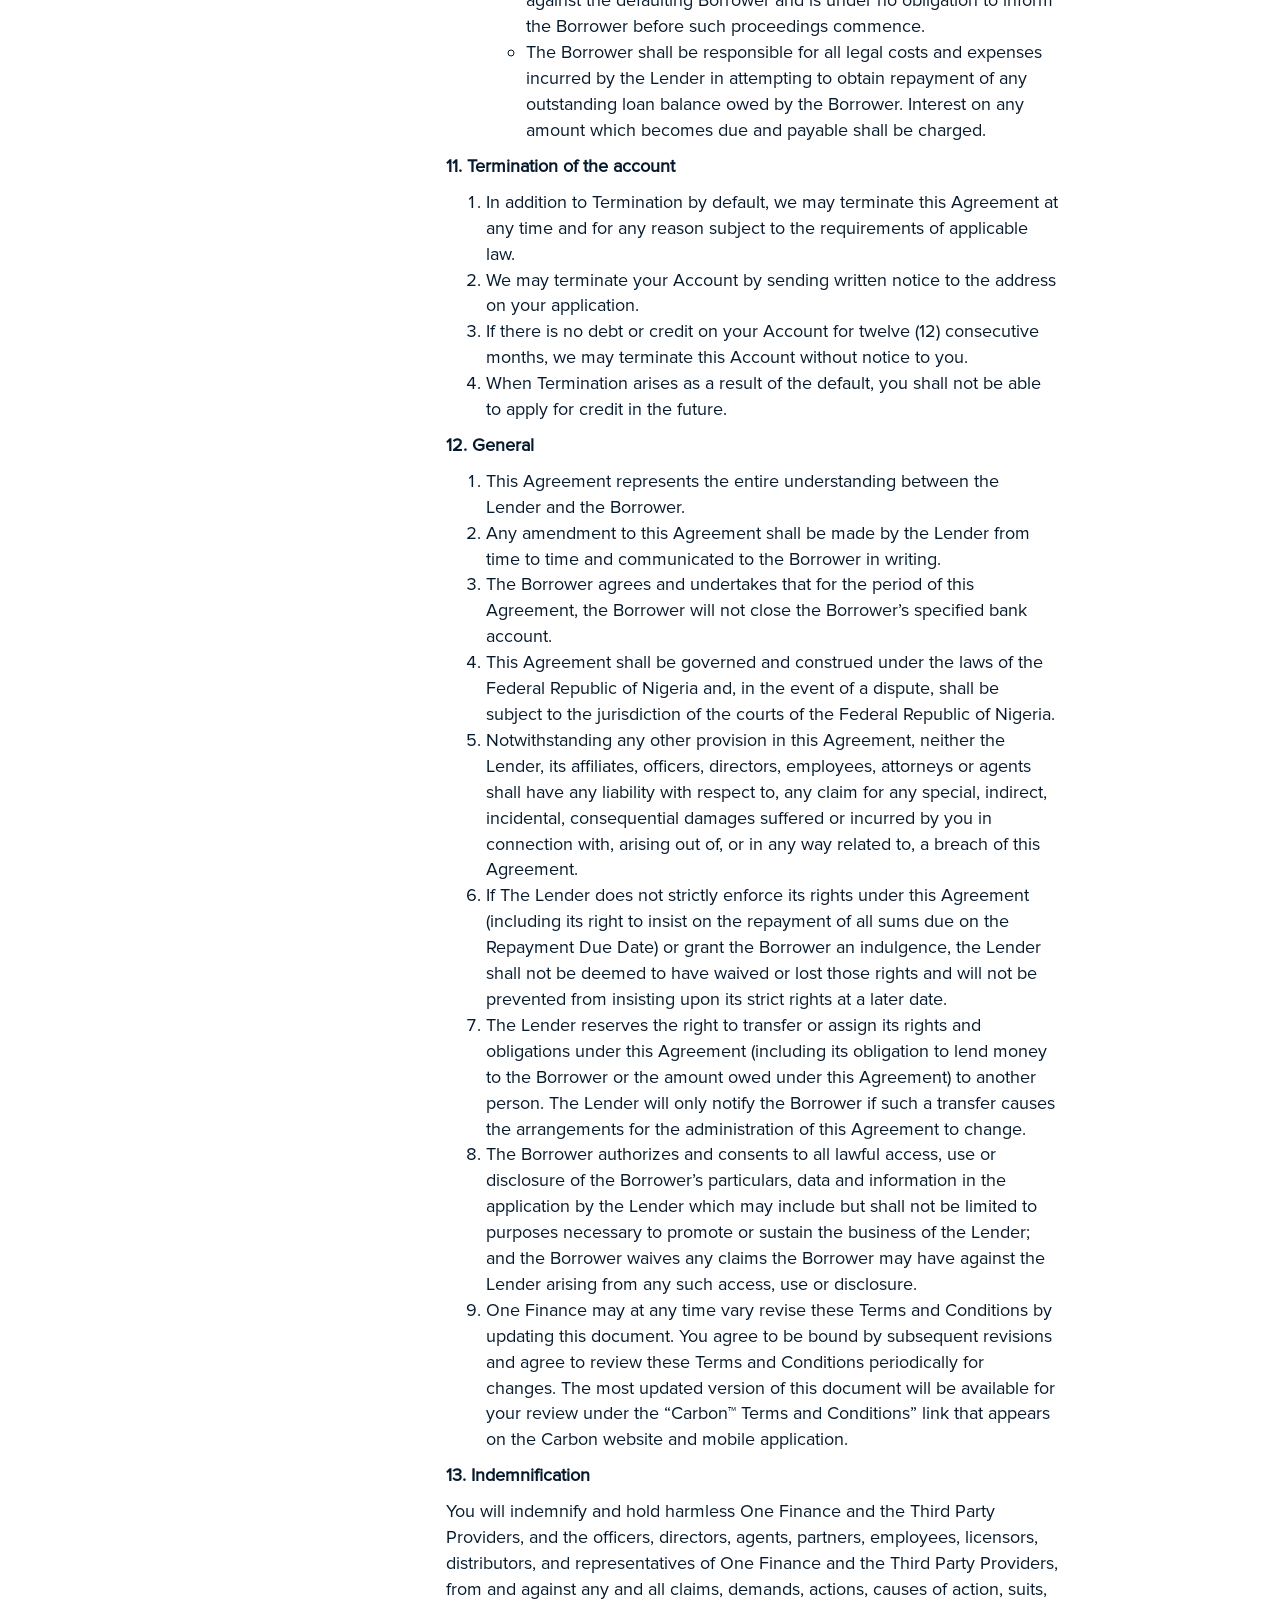
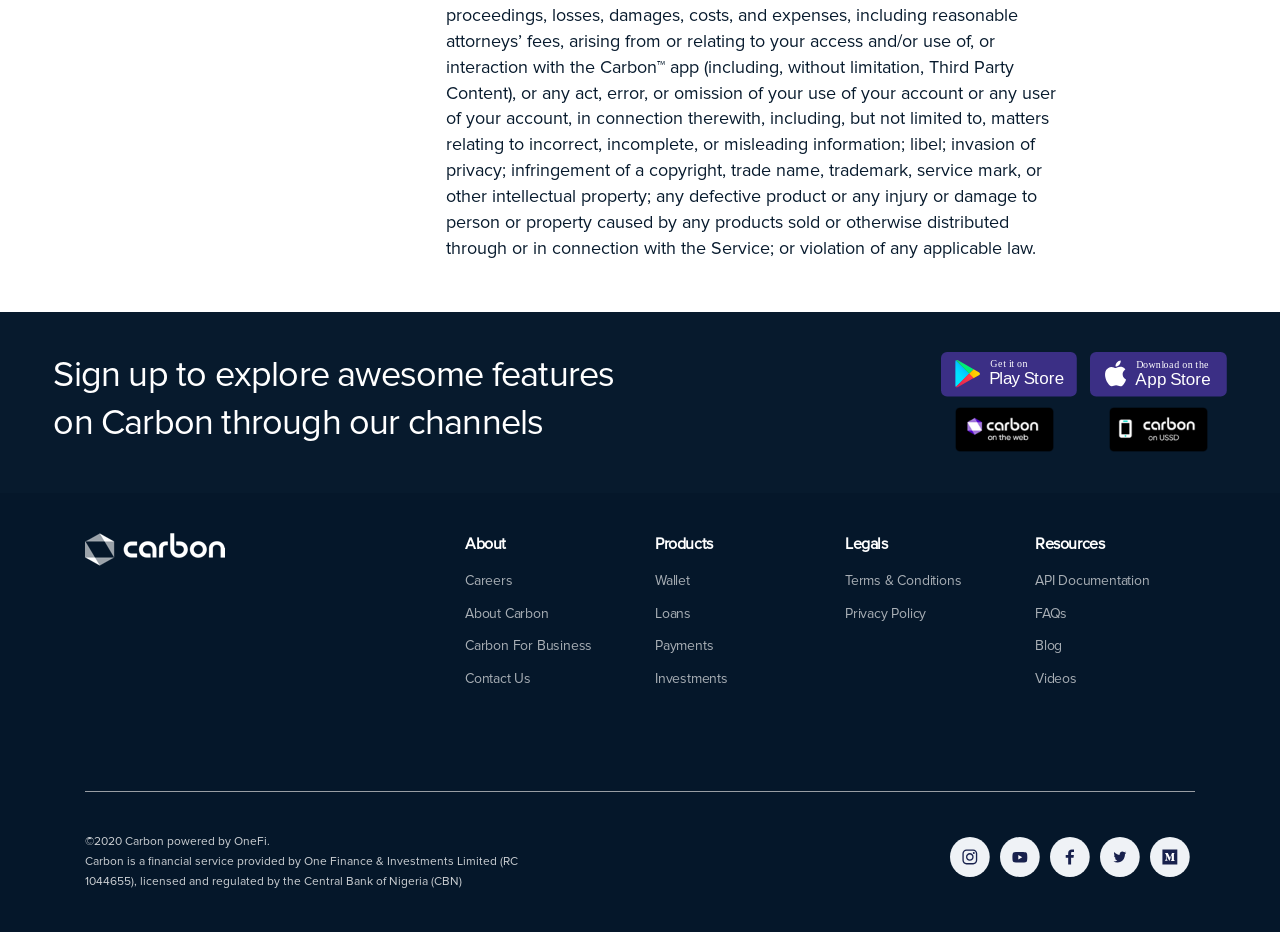
<file: terms.html>
<!DOCTYPE html>
<head>
	<meta name="viewport" content="width=device-width, initial-scale=1, shrink-to-fit=no">
    <meta name="description" content="With Carbon, transfer fundsm pay bills at lower fees, buy airtime, get instant loans without collateral, and invest money. Download the Carbon app.">
    <meta name="author" content="Carbon">

	<title>Carbon - Payments, Bills, Instant Loans, Investments, Credit Reports</title>
		
	<link rel="icon" href="images/favicon-32x32.png" sizes="32x32">
    <link rel="icon" href="images/favicon-192x192.png" sizes="192x192">
	<link rel="apple-touch-icon-precomposed" href="images/favicon-180x180.png">
	<link href="vendor/bootstrap/bootstrap.min.css" rel="stylesheet">
	<link rel="stylesheet" href="vendor/fortawesome/css/all.min.css">
	<link rel="stylesheet" href="css/hover-min.css">
	<link rel="stylesheet" href="css/style.css">
	<link rel="stylesheet" href="css/smallerscreen.css">
</head>
<body class="wallet">
	<header class="header">
		<nav class="navbar navbar-expand-md fixed-top">
			<div class="container-fluid">
				<!-- Brand -->
				<a class="navbar-brand" href="index.html">
					<img src="images/logo.png" class="img-fluid logo" alt="">
				</a>
			
				<!-- Toggler/collapsibe Button -->
				<button class="navbar-toggler" type="button" data-toggle="collapse" data-target="#collapsibleNavbar">
					<i class="fa fa-bars"></i>
				</button>
			
				<!-- Navbar links -->
				<div class="collapse navbar-collapse" id="collapsibleNavbar">
					<ul class="navbar-nav">
						<li class="nav-item dropdown">
							<a class="nav-link dropdown-toggle" href="#" data-toggle="dropdown">
								Products
							</a>
							<div class="dropdown-menu dropdown-menu-lg">
                                <ul class="list-group list-group-flush list-unstyled">
                                    <li>
                                        <a href="wallet.html" class="list-group-item list-group-item-action hvr-grow" role="button">
                                            <div class="media d-flex align-items-left">
                                                <img src="images/homepage/debit-card.png" style="width: 50px;">
                                                <div class="media-body ml-3">
                                                    <h6 class="mb-1">Digital Wallets</h6>
                                                    <p class="mb-0">With Carbon Wallet, you enjoy cheaper transactions, zero account fees, and maximum security</p>
                                                </div>
                                            </div>
                                        </a>
                                    </li>

                                    <li>
                                        <a href="loan.html" class="list-group-item list-group-item-action hvr-grow" role="button">
                                            <div class="media d-flex align-items-left">
                                                <img src="images/homepage/carbon-grayscale.png" style="width: 50px;">
                                                <div class="media-body ml-3">
                                                    <h6 class="mb-1">Instant Loans</h6>
                                                    <p class="mb-0">We make access to credit simple and easy. No guarantors, no collateral, and no long forms.</p>
                                                </div>
                                            </div>
                                        </a>
                                    </li>
                                    
                                    <li>
                                        <a href="investment.html" class="list-group-item list-group-item-action hvr-grow" role="button">
                                            <div class="media d-flex align-items-left">
                                                <img src="images/homepage/id-card.png" style="width: 50px;">
                                                <div class="media-body ml-3">
                                                    <h6 class="mb-1">Smart Investments</h6>
                                                    <p class="mb-0">We offer market-leading rates on investments, so your money is always working harder for you. </p>
                                                </div>
                                            </div>
                                        </a>
                                    </li>

                                    <li>
                                        <a href="payment.html" class="list-group-item list-group-item-action hvr-grow" role="button">
                                            <div class="media d-flex align-items-left">
                                                <img src="images/homepage/fund.svg" style="width: 50px;">
                                                <div class="media-body ml-3">
                                                    <h6 class="mb-1">Fast Payments</h6>
                                                    <p class="mb-0">We make access to credit simple and easy. No guarantors, no collateral, and no long forms.</p>
                                                </div>
                                            </div>
                                        </a>
                                    </li>

                                </ul>
                            </div>
						</li>
					</ul>
					<ul class="navbar-nav second-nav ml-auto">
						<li class="nav-item">
							<a class="nav-link" href="about.html">About </a>
						</li>
						<li class="nav-item">
							<a class="nav-link" href="https://onefi.bamboohr.com/jobs/">Careers</a>
						</li>
						<li class="nav-item">
							<a class="nav-link" href="http://medium.com/@getcarbon">Blog</a>
						</li>
						<div>
							<a class="btn btn-info btn-login" href="https://portal.getcarbon.co/login">Login</a>
							<a class="btn btn-info btn-create" href="https://portal.getcarbon.co/register">Create Account</a>
						</div>
						<li class="nav-item">
							<a class="nav-link dropdown-toggle flag-dropdown" href="https://getcarbon.co" id="navbardrop" data-toggle="dropdown">
								<img src="images/homepage/countryselector.svg">
							</a>
							<div class="dropdown-menu" style="left: auto;">
								<a class="dropdown-item" href="http://kenya.getcarbon.co"><span>🇰🇪 &nbsp;</span><span>Kenya</span></a>
							</div>
						</li>
					</ul>
				</div>
			</div>
		</nav>
	</header>
    <main>
        <section class="section-terms">
			<div class="container-fluid">
				<div class="row">
					<div class="col-lg-3 col-md-3 col-sm-4">
						<ul class="nav nav-tabs">
							<li class="nav-item">
							  <a class="nav-link active" data-toggle="tab">Terms of Service</a>
							</li>
						</ul>
					</div>
					<div class="col-lg-9 col-md-9 col-sm-8">
						<div class="tab-content">
							<div class="tab-pane container active" id="termsofservice">
								<h2 class="heading-secondary">GetCarbon Terms of Service</h2>
								<p>These Terms and Conditions apply to and regulate the provision of financial services provided by One Finance & Investments Limited, a financial institution licensed by the Central Bank of Nigeria (CBN) which provides financial services via its flagship mobile app – Carbon™ (hereinafter called "One Finance") to the Customer herein. These Terms and Conditions constitute One Finance's offer and sets out the terms governing this Agreement.</p><br><br><br>
								<p>Carbon™® is an open-end credit plan offered by One Finance and BY ACCEPTING THIS ONLINE OFFER, A CARBON™ ACCOUNT IS SET UP WITH ONE FINANCE and you agree that you have read these Terms and Conditions. You authorize One Finance to review your credit report and you understand that this account may be subject to transaction fees and default fees and is governed by the Laws of the Federal Republic of Nigeria.</p>
								<p>Carbon™® is an online investments platform that enables you to put away funds you do not want to touch easily. By setting up a PayVest® account, you have chosen to invest a minimum of NGN 100 in an investment account subject to the terms and conditions herein as well as those specified in the term sheet (hereinafter referred to as “PayVest Term Sheet”) which shall be emailed to you upon investment.</p>
								<p>By accepting these Terms and Conditions, you have agreed to open a virtual wallet (hereinafter called “Wallet”) wherein all approved loan applications on Carbon™ shall be disbursed. You may also use your Wallet for certain payment services available on Carbon™, or you may use the same for PayVest® wherein you may opt to invest funds subject to the terms thereof.</p>
								<p>You will be asked to provide information (such as your date of birth and your Bank Verification Number) when you apply for a Carbon™ loan, as well as your current residential address, and/or any other KYC requirement as may be prescribed by the Central Bank of Nigeria from time to time, for the opening of a PayVest® account. This information shall be used for verification purposes.</p>
								<p>In order to ensure that we are able to provide communications to you electronically, you must notify us of any change in your email address and your mobile device number or other text message address by updating your profile on the Carbon™ app.</p>
								<h4>How to use Carbon account</h4>
								<p>This is an open-end credit account where you access direct loan or credit facility using Carbon™, while you repay the loan or credit facility on a future date via cash transfer or electronic repayment from your Wallet on the Payment Due Date at a flat interest on the loan of up to 1% daily.</p>
								<div>
									<p><strong>1. Definitions</strong></p>
									<p>In this agreement, the terms: “You”, “your”, “Customer”, “Borrower” shall mean the person who applied for this Account and agrees to this Agreement while “We”, “us” and “our” and “Lender” shall mean One Finance, and following an assignment, any person, company or bank to whom the rights and/or obligations of One Finance have been assigned.</p>
									<ul>
										<li>“Account” means the Customer’s account with One Finance</li>
										<li>“Disbursement Date” means the date One Finance advanced the loan to the Customer’s Wallet</li>
										<li>“Payment Due Date” means a maximum of 30 days after the loan has been disbursed</li>
										<li>“Credit Limit” means the maximum credit available to the Borrower on opening a Wallet account with One Finance</li>
										<li>“Loan” means the amount advanced to the Borrower by One Finance, which shall be no less than N1,000.00 (One Thousand Naira only)</li>
									</ul>
								</div>
								<div>
									<p><strong>2. Conditions for use of the Wallet</strong></p>
									<p>To use the Wallet –</p>
									<ol>
										<li>You must: (a) accept and agree to these Terms and Conditions; (b) register with us on the Carbon™ app; (c) be a Nigerian citizen (or a legal Nigerian resident) of at least 18 years of age; (d) have a bank account with a Nigerian financial institution; and (e) provide all information as may be requested by us, such as your name, email address, mobile device number, online credentials for your bank account, and such other information as we may request from time to time (collectively, “Customer Information”).</li>
										<li>You represent and warrant that all Customer Information you provide us from time to time is truthful, accurate, current, and complete, and you agree not to misrepresent your identity or your Customer Information.</li>
										<li>You agree to promptly notify us of changes to your Customer Information by updating your profile on the Carbon™ app and to notify us at least five business days before any changes to your bank account information, including, but not limited to, the closure of your bank account for any reason.</li>
										<li>If we approve your registration, you will be authorized to use the Wallet, subject to these terms – 
											<ol>
												<li>For our compliance purposes and to provide the Wallet services to you, you hereby authorize us to, directly or through a third-party, obtain, verify, and record information and documentation that helps us verify your identity and bank account information.</li>
												<li>When you register for the Wallet and from time to time thereafter, we may require you to provide and/or confirm information and documentation that will allow us to identify you, such as:
													<ul>
														<li>A copy of your government-issued photo ID, such as a national ID, international passport, permanent voter’s card or driver’s license;</li>
														<li>A copy of a utility bill, bank statement, affidavit, or another bill, dated within three months of our request, with your name and Nigerian street address on it; and</li>
														<li>Such other information and documentation that we may require from time to time.</li>
													</ul>
												</li>
											</ol>
										</li><br>
										<li>By using the Wallet and providing Customer Information to us, you automatically authorize us to obtain, directly or indirectly through our third-party service providers and without any time limit or the requirement to pay any fees, information about you and your bank account from the financial institution holding your bank account and other third-party websites and databases as necessary to provide the Wallet to you. For purposes of such authorization, you hereby grant One Finance and our third-party service providers a limited power of attorney, and you hereby appoint One Finance and our third-party service providers as your true and lawful attorney-in-fact and agent, with full power of substitution and re-substitution, for you and in your name, place, and stead, in any capacities, to access third-party websites, servers, and documents; retrieve information; and use your Customer Information, all as described above, with the full power and authority to do and perform each and every act and thing requisite and necessary to be done in connection with such activities, as fully to all intents and purposes as you might or could do in person.</li>
										<li>YOU ACKNOWLEDGE AND AGREE THAT WHEN ONE FINANCE OR OUR THIRD-PARTY SERVICE PROVIDERS ACCESS AND RETRIEVE INFORMATION FROM SUCH THIRD-PARTY WEBSITES, ONE FINANCE AND OUR THIRD-PARTY SERVICE PROVIDERS ARE ACTING AS YOUR AGENT, AND NOT THE AGENT OF, OR ON BEHALF OF THE THIRD PARTY.</li>
										<li>You agree that other third parties shall be entitled to rely on the foregoing authorization, agency, and power of attorney granted by you.</li>
									</ol>	
									<p>We make no effort to review information obtained from the financial institution holding your bank account and other third-party websites and databases for any purpose, including, but not limited to, accuracy, legality, or non-infringement. As between One Finance and our third-party service providers, One Finance owns your confidential Customer Information.</p>
								</div>
								<div>
									<p><strong>3. Conditions for use of the PayVest Account</strong></p>
									<p>To use the investment account –</p>
									<ol>
										<li>You must: (a) accept and agree to these Terms and Conditions; (b) register with us on the Carbon™ app; (c) be a Nigerian citizen (or a legal Nigerian resident) of at least 18 years of age; (d) have a bank account with a Nigerian financial institution; and (e) provide all information as may be requested by us, such as your name, occupation, email address, mobile device number, online credentials for your bank account, and such other information as we may request from time to time (collectively, “Customer Information”).</li>
										<li>You represent and warrant that all Customer Information you provide us from time to time is truthful, accurate, current, and complete, and you agree not to misrepresent your identity or your Customer Information.</li>
										<li>You agree to promptly notify us of changes to your Customer Information by updating your profile on the Carbon™ app and to notify us at least five business days before any changes to your bank account information, including, but not limited to, the closure of your bank account for any reason.</li>
										<li>If we approve your registration, you will be authorized to use the PayVest® account, subject to these terms –
											<ul>
												<li>For our compliance purposes and to provide the PayVest® services to you, you hereby authorize us to, directly or through a third-party, obtain, verify, and record information and documentation that helps us verify your identity and bank account information. When you register for PayVest® and from time to time thereafter, we may require you to provide and/or confirm information and documentation that will allow us to identify you, such as:
													<ol>
														<li>A copy of your government-issued photo ID, such as a national ID, international passport, permanent voter’s card or driver’s license;</li>
														<li>A copy of a utility bill, bank statement, affidavit, or other bills, dated within three months of our request, with your name and Nigerian street address on it;</li>
														<li>Such other information and documentation that we may require from time to time.</li>
													</ol>
												</li>
											</ul>
										</li><br>
										<li>Each time you invest, One Finance shall send a PayVest Term Sheet to your designated email address showing details of the investment made as well as the applicable terms thereof.
											<ul>
												<li>You can increase existing investments which may change the terms of your initial investment. In the event you choose to increase your initial investment, an updated term sheet will be provided to you.</li>
											</ul>
										</li><br>
										<li>You authorize One Finance to manage your investment funds, either directly, via its authorized subsidiaries or third party licensed wealth management partners.</li>
										<li>You consent to have any matured investments automatically rolled over into a new investment if a liquidation event is not initiated by you within 72 hours of an investment maturing.</li>
										<li>You confirm that you understand and agree that, in the event of an early redemption before maturity, you may be charged a liquidation fee on the amount being redeemed.</li>
										<li>You may be provided with a customized loan offer, based on any active investments you have on Carbon. If you accept such customized loan offer, and if same is in arrears on the maturity or early redemption date of the specific investment which formed the basis of the loan offer, you agree and authorize One Finance to take a portion of the investment and use same to offset the outstanding loan. Where the investment amount on the maturity or early redemption date is equal to the outstanding loan amount, you agree and authorize  One Finance to use the entire investment amount to offset the outstanding loan.</li>
										<li>You authorize One Finance to debit any of your available payment method(s) on Carbon on scheduled investment dates on any recurring/periodic investment plans you set up.</li>
										<li>You may be provided with investment recommendations, where One Finance suggests investments deemed suitable to your profile. You agree that One Finance will not be liable for any loss or damages you suffer as a result of your accepting such investment recommendations.</li>
										<li>You confirm that you understand and agree that any liquidated investments will be processed by Carbon and paid out into your default receiving an account within 2 working days of receiving the liquidation advice.</li>
										<li>You acknowledge that One Finance may be required by law, to liquidate your investment before maturity in the event that the Customer information provided is untrue, inaccurate or incomplete; and you hereby agree to be liable for any costs that may be reasonably incurred by the third party in connection with closing your account;</li>
										<li>In line with your decision to invest your savings, One Finance has the power to whether directly or commingled with the resources of another person, invest, convert from one form to another, buy, sell, re-invest and manage on your behalf any funds which have been indicated for investments.</li>
										<li>Although One Finance and its third-party investment partners carefully evaluate potential returns based on historic performance and collect information on market performances, One Finance, and its third-party investment partners make no representation regarding the likelihood or probability that any actual or proposed investment will in fact achieve a particular outcome or goal.</li>
										<li>Past performance is not a guarantee of future success, and in fact, volatility means that returns in any period may be far above or below those of the previous period. Investments may lose value. One Finance and its third-party investment partners are unable to predict or forecast market fluctuations or other uncertainties that may affect the value of any investment.</li>
										<li>You are urged to use all available resources to educate yourself about investing in general, as well as the investments and the overall composition of your account. Additionally, market conditions and your personal financial circumstances may change – perhaps suddenly or gradually over time. Monitoring and adjusting your account to suit changing circumstances is your responsibility, and it is recommended that you reassess any investing program on a regular basis to ensure that it remains consistent with your current financial resources and investment objective.</li>
										<li>One Finance and its third-party investment partners will not be liable in any way for any indirect, special, punitive, consequential, or indirect damages (including without limitation lost profits, cost of procuring substitute service or lost opportunity) arising out of or in connection with your decision to invest your savings, whether or not they are made aware of the possibility of such damages.</li>
									</ol>
								</div>
								<div>
									<p><strong>4. Customer consent</strong></p>
									<p>By ticking the <strong>“I agree to the Terms and Conditions”</strong>, on the application form, which you hereby adopt as your electronic signature, you consent and agree that:</p>
									<ol>
										<li>We can provide materials and other information about your legal rights and duties to you electronically.</li>
										<li>We are authorized to share, receive and use data/information collected from your transaction with other affiliated third parties including but not limited to switching companies, mobile network operators, electricity companies, aggregators, credit bureaus, other financial institutions, e-commerce platforms, etc.</li>
										<li>You consent to our transferring your data to recipients in foreign countries to process such data. You are aware of the risks involved in such transfer to such foreign countries and that such transfer is required for the performance of our contract with you.</li>
										<li>You hereby expressly consent and authorize One Finance to debit your Wallet and/or authorize us or any of our duly authorized agent or partner to debit your designated salary account, or any other bank account linked to your Bank Verification Number (BVN), for repaying the Loan with applicable interest as and when due.</li>
										<li>To access payroll-related offers, you have expressly consented and authorized us to verify your salary details with your employer and/or your employer’s appointed salary processors without further recourse to you.</li>
										<li>Your electronic signature on agreements and documents has the same effect as if you signed them using ink on paper or any other physical means.</li>
										<li>We can send all important communications, billing statements and demand notes and reminders (collectively referred to as “Disclosures”) to you electronically via our website or to an email address that you provide to us while applying for this loan.</li>
										<li>We will alert you when the Disclosures are available, by sending you an electronic communication.</li>
										<li>Our email will tell you how you can view the Disclosures.</li>
										<li>We will make the Disclosures available to you from the date it first becomes available, or the date we send you the email to alert you that it was available.</li>
										<li>You will be able to print a copy of the Disclosure or download the information for your records.</li>
										<li>This consent applies to this transaction, to all future Disclosures on this Account, to all future transactions in which you use the Carbon Payment option with us, at any time, and to other Disclosures that we provide to you by email, unless you have, prior to such transaction, withdrawn your consent by the procedure mentioned below.</li>
										<li>By consenting, you agree that electronic Disclosures have the same meaning and effect as if we provided paper Disclosures to you as we are required to do so. When we send you an email alerting you that the Disclosures are available electronically and make it available online, that shall have the same meaning and effect as if we provided paper Disclosures to you, whether or not you choose to view the Disclosures, unless you had previously withdrawn your consent to receive Disclosures electronically.</li>
									</ol>
								</div>
								<div>
									<p><strong>5. Transaction fee</strong></p>
									<ol>
										<li>The Transaction Fee for the use of the Carbon Account shall be up to one percent (1%) daily, fixed for the term of this loan.</li>
										<li>The transaction fee does not preclude the Lender from charging default fees, a penalty fee and in the event of any dispute arising from these Terms and Conditions – the cost of Litigation/Solicitors’ fees.</li>
										<li>The Transaction fee may be increased or decreased from time to time by the Lender. Such change in Transaction fee will take effect on the Borrower’s account following a minimum of fifteen (15) days written notice.</li>
										<li>A total transaction fee of the term of the loan shall remain applicable in the event of the Borrower liquidating the loan before expiration.</li>
									</ol>
								</div>
								<div>
									<p><strong>6. Borrower’s obligations:</strong></p>
									<ol>
										<li>To pay to us, the loan sum, including any convenience, default or penalty fees, flat interest rate, and other amounts due to the Lender charged to this Account. Borrower promises to pay these amounts as agreed in this Agreement on or before the Payment Due Date.</li>
										<li>The Lender reserves the right to presume that the Borrower has authorized any loan application made in the name of the Borrower using this Account. The Borrower will be deemed responsible for any unauthorized application using this Account unless the Borrower notifies the Lender, in writing, of imminent fraud by another person on the Borrower’s account within 24 hours of such fraud.</li>
										<li>To repay the loan given to you and/or to someone you authorized to use this Account via direct cash transfer to a bank account listed by the Lender, an electronic debit from the card/account you provided on the due date, or through an acceptable electronic channel. The Lender reserves the right to accept early repayment before the Payment Due Date, provided the Borrower has given adequate notice and repays the full loan along with the flat interest rate. Loan repayment via electronic debit card may be affected by the Lender in the way and manner hereinafter specified –
											<ul>
												<li>The Lender shall charge a one-time processing fee the first time a Customer sets up a new debit card on the Account. In the event the card is expired or about to expire, you will have to obtain a renewed card from your bank or provide us with another personal debit card.</li>
												<li>The Lender shall deduct from the card setup on the repayment due date. We will never make any transactions on the card outside of the scheduled loan repayments. In the event of a double repayment initiated in error by you, we will on a best effort basis process a refund within a reasonable time.</li>
												<li>You hereby indemnify us against any losses, liabilities or damages that may arise if you use a third party’s card on your Account without the consent of such third party.</li>
												<li>In the event of a default or insufficiency of funds in your bank account, you hereby authorize us to charge any other cards you may have on your Account or profile other than the primary card listed.</li>
												<li>You understand and agree that we do not store card details on our platform thus card details shall be processed through a secure payment gateway that is PCI DSS compliant.</li>
											</ul>
										</li><br>
										<li>To give The Lender authentic and up-to-date personal, social media, phone and financial records about you that we may reasonably request and analyze, from time to time.</li>
										<li>To pay all costs of collection if we take any action to collect this Account or take any action in a bankruptcy proceeding filed by or against you. This shall include unless prohibited by applicable law, reasonable attorneys’ fees and expenses incurred while collection lasts.</li>
										<li>Not to give us false information or signatures, electronic or otherwise, at any time.</li>
										<li>To pay a Late Fee or penalty fee as may be provided in these terms and conditions.</li>
										<li>To make all payments via direct debit on cards or by electronic funds transfer as stated in the application form.</li>
										<li>To promptly notify us if you change your name, mailing address, e-mail address or telephone number.</li>
										<li>To honor any other promises that you make in this Agreement.</li>
										<li>That you will not accept this Account unless you are of legal age and have the capacity to enter into a valid contract.</li>
										<li>Not to use Carbon for any act of illegality or criminality and One Finance shall not be legally or criminally culpable for any illegality committed by you.</li>
										<li>To fill out the application form (as provided) with accurate information and details as required.
										</li>
									</ol>
								</div>
								<div>
									<p><strong>7. Lender’s obligations:</strong></p>
									<ol>
										<li>To make available the loan/credit facility to the Borrower of a figure not less than N1,000.00 (One Thousand Naira only)</li>
										<li>To perform its obligation under 6.1 above upon confirmation by the Lender of the Borrower’s identity and personal information</li>
										<li>To demand repayment for the borrower as and when due</li>
										<li>To conduct investigations on the Borrower prior to opening an account for the Borrower</li>
										<li>To use all reasonable and legitimate means to collect the amount extended to the Borrower, the default fee, the transaction fees and any other penalty fee imposed on the Borrower as a result of the loan.</li>
										<li>Not to store or save Borrower’s debit or credit card details given by the Borrower in the application form</li>
									</ol>
								</div>
								<div>
									<p><strong>8. Credit reference</strong></p>
									<ol>
										<li>The Lender or it’s duly authorized representatives/agents will utilize dedicated Credit Agencies for a credit report on the Borrower in considering any application for credit.</li>
										<li>The Borrower authorizes the Lender to access any information available to the Lender as provided by the Credit Agency.</li>
										<li>The Borrower also agrees that the Borrower’s details (excluding the card details) and the loan application decision may be registered with the Credit Agency.</li>
									</ol>
								</div>
								<div>
									<p><strong>9. Notices</strong></p>
									<p>The Borrower agrees that The Lender may communicate with them by sending notices, messages, alerts, and statements in relation to this Agreement in the following manner:</p>
									<ol>
										<li>To the most recent physical address, the Lender holds for the Borrower in its records</li>
										<li>By delivery to any email address provided by the Borrower during the application process.</li>
										<li>By delivery of an SMS to any mobile telephone number, the Borrower has provided to the Lender.</li>
										<li>By posting such notice on the Lender’s website.</li>
									</ol>
								</div>
								<div>
									<p><strong>10. Event of default</strong></p>
									<ol>
										<li>Default in terms of this Agreement will occur if:
											<ul>
												<li>The Borrower fails to make any scheduled repayment in full on or before the payment due date in accordance with the repayment plan given to the Borrower by the Lender;</li>
												<li>Any representation/information, warranty or assurance made or given by the Borrower in connection with the application for this loan or any information or documentation supplied by the Borrower is later discovered to be materially incorrect; or</li>
												<li>The Borrower does anything which may prejudice the Lender’s rights in terms of this Agreement or causes the Lender to suffer any loss or damage.</li>
											</ul>
										</li><br>
										<li>In the event of any default by the Borrower subject to clause 9.1 above –
											<ul>
												<li>the Lender may, without notice to or demand on the Borrower (which notice or demand the Borrower expressly waives), set-off, appropriate or apply any balance outstanding on the Borrower’s investment account held by the Lender, or any indebtedness at any time owed by the Lender to or for the account of the Borrower, against the Borrower’s obligations to the Lender, whether or not those obligations have matured.</li>
												<li>The Lender reserves the right to assign its right, title and interest under the Agreement to an external Collections Agency who will take all reasonable steps to collect the outstanding loan amount.</li>
												<li>The Lender also reserves the right to institute legal proceedings against the defaulting Borrower and is under no obligation to inform the Borrower before such proceedings commence.</li>
												<li>The Borrower shall be responsible for all legal costs and expenses incurred by the Lender in attempting to obtain repayment of any outstanding loan balance owed by the Borrower. Interest on any amount which becomes due and payable shall be charged.</li>
											</ul>
										</li>
									</ol>
								</div>	
								<div>
									<p><strong>11. Termination of the account</strong></p>
									<ol>
										<li>In addition to Termination by default, we may terminate this Agreement at any time and for any reason subject to the requirements of applicable law.</li>
										<li>We may terminate your Account by sending written notice to the address on your application.</li>
										<li>If there is no debt or credit on your Account for twelve (12) consecutive months, we may terminate this Account without notice to you.</li>
										<li>When Termination arises as a result of the default, you shall not be able to apply for credit in the future.</li>
									</ol>
								</div>
								<div>
									<p><strong>12. General</strong></p>
									<ol>
										<li>This Agreement represents the entire understanding between the Lender and the Borrower.</li>
										<li>Any amendment to this Agreement shall be made by the Lender from time to time and communicated to the Borrower in writing.</li>
										<li>The Borrower agrees and undertakes that for the period of this Agreement, the Borrower will not close the Borrower’s specified bank account.</li>
										<li>This Agreement shall be governed and construed under the laws of the Federal Republic of Nigeria and, in the event of a dispute, shall be subject to the jurisdiction of the courts of the Federal Republic of Nigeria.</li>
										<li>Notwithstanding any other provision in this Agreement, neither the Lender, its affiliates, officers, directors, employees, attorneys or agents shall have any liability with respect to, any claim for any special, indirect, incidental, consequential damages suffered or incurred by you in connection with, arising out of, or in any way related to, a breach of this Agreement.</li>
										<li>If The Lender does not strictly enforce its rights under this Agreement (including its right to insist on the repayment of all sums due on the Repayment Due Date) or grant the Borrower an indulgence, the Lender shall not be deemed to have waived or lost those rights and will not be prevented from insisting upon its strict rights at a later date.</li>
										<li>The Lender reserves the right to transfer or assign its rights and obligations under this Agreement (including its obligation to lend money to the Borrower or the amount owed under this Agreement) to another person. The Lender will only notify the Borrower if such a transfer causes the arrangements for the administration of this Agreement to change.</li>
										<li>The Borrower authorizes and consents to all lawful access, use or disclosure of the Borrower’s particulars, data and information in the application by the Lender which may include but shall not be limited to purposes necessary to promote or sustain the business of the Lender; and the Borrower waives any claims the Borrower may have against the Lender arising from any such access, use or disclosure.</li>
										<li>One Finance may at any time vary revise these Terms and Conditions by updating this document. You agree to be bound by subsequent revisions and agree to review these Terms and Conditions periodically for changes. The most updated version of this document will be available for your review under the “Carbon™ Terms and Conditions” link that appears on the Carbon website and mobile application.</li>
									</ol>
								</div>
								<div>
									<p><strong>13. Indemnification</strong>
									<p>You will indemnify and hold harmless One Finance and the Third Party Providers, and the officers, directors, agents, partners, employees, licensors, distributors, and representatives of One Finance and the Third Party Providers, from and against any and all claims, demands, actions, causes of action, suits, proceedings, losses, damages, costs, and expenses, including reasonable attorneys’ fees, arising from or relating to your access and/or use of, or interaction with the Carbon™ app (including, without limitation, Third Party Content), or any act, error, or omission of your use of your account or any user of your account, in connection therewith, including, but not limited to, matters relating to incorrect, incomplete, or misleading information; libel; invasion of privacy; infringement of a copyright, trade name, trademark, service mark, or other intellectual property; any defective product or any injury or damage to person or property caused by any products sold or otherwise distributed through or in connection with the Service; or violation of any applicable law.</p>
								</div>
							</div>
						</div>
					</div>  
				</div>
			</div>
		</section>
    </main>

   <footer class="footer">
		<div class="footer__top">
			<div class="container-fluid">
				<div class="row">
					<div class="col-lg-6 col-md-6">
						<div>
							<h3 class="heading-tertiary-white">Sign up to explore awesome features on Carbon through our channels</h3>
						</div>
					</div>
					<div class="col-lg-6 col-md-6">
						<div class="pull-right">
							<div>
								<a href="https://play.google.com/store/apps/details?id=com.lenddo.mobile.paylater&referrer=utm_source%3Dpaylaterwebsite%26utm_medium%3Dpaylaternavbutton%26utm_term%3Dpaylaterwebsite%26utm_content%3Dpaylaternavbutton%26utm_campaign%25paylaterwebsite%26anid%3Dadmob" target="_blank"><img src="images/carbon-play-store-purple.svg" class="img-fluid" alt="carbon playstore image"></a>
								<a href="https://apps.apple.com/us/app/carbon-by-one-finance/id1494856668?ls=1" target="_blank"><img src="images/carbon-app-store-purple.svg" class="img-fluid margin-left-10" alt="carbon appstore image"></a>
							</div>
							<div class="margin-top-10 row">
								<div class="col-lg-6 col-md-6 col-sm-6 col-6">
									<div class="text-center">
										<a href="https://portal.getcarbon.co/login" target="_blank"><img src="images/carbon-on-the-web.png" srcset="images/carbon-on-the-web@2x.png 2x, images/carbon-on-the-web@3x.png 3x"class="img-fluid" alt="carbon on the web image"></a>
									</div>
								</div>
								<div class="col-lg-6 col-md-6 col-sm-6 col-6">
									<a href="" target="_blank"><img src="images/carbon-via-ussd.png" srcset="images/carbon-via-ussd@2x.png 2x, images/carbon-via-ussd@3x.png 3x" class="img-fluid margin-left-10" alt="carbon via ussd image"></a>
								</div>
							</div>
						</div>
					</div>
				</div>
			</div>
		</div>
		<div class="footer__bottom">
			<div class="container">
				<div class="row">
					<div class="col-lg-4 col-md-4 col-sm-4 col-12">
						<div>
							<a href="index.html"><img src="images/footer-logo.png" srcset="images/footer-logo@2x.png 2x, images/footer-logo@3x.png 3x" class="img-fluid" alt=" carbon logo"></a>
						</div>
					</div>
					<div class="col-lg-8 col-md-8 col-sm-8 col-12">
						<div class="row">
							<div class="col-lg-3 col-md-3 col-sm-6 col-6">
								<h6>About</h6>
								<div class="margin-top-15">
									<p><a href="https://onefi.bamboohr.com/jobs/">Careers</a></p>
									<p><a href="about.html">About Carbon</a></p>
									<p><a href="https://business.getcarbon.co/">Carbon For Business</a></p>
									<p><a href="https://getcarbon.co/contact/">Contact Us</a></p>
								</div>
							</div>
							<div class="col-lg-3 col-md-3 col-sm-6 col-6">
								<h6>Products</h6>
								<div class="margin-top-15">
									<p><a href="wallet.html">Wallet</a></p>
									<p><a href="loan.html">Loans</a></p>
									<p><a href="payment.html">Payments</a></p>
									<p><a href="investment.html">Investments</a></p>
								</div>
							</div>
							<div class="col-lg-3 col-md-3 col-sm-6 col-6">
								<h6>Legals</h6>
								<div class="margin-top-15">
									<p><a href="terms.html">Terms & Conditions</a></p>
									<p><a href="privacy-policy.html">Privacy Policy</a></p>
								</div>
							</div>
							<div class="col-lg-3 col-md-3 col-sm-6 col-6">
								<h6>Resources</h6>
								<div class="margin-top-15">
									<p><a href="https://business.getcarbon.co/developers">API Documentation</a></p>
									<p><a href="faq.html">FAQs</a></p>
									<p><a href="http://medium.com/@getcarbon">Blog</a></p>
									<p><a href="https://www.youtube.com/GetCarbon">Videos</a></p>
								</div>
							</div>
						</div>
					</div>
				</div>
				<hr>
				<div>
					<div class="row margin-top-40">
						<div class="col-lg-5 col-md-5 col-sm-12 col-12">
							<div>
								<p class="powered">©2020 Carbon powered by OneFi.<br> Carbon is a financial service provided by One Finance & Investments Limited (RC 1044655), licensed and regulated by the Central Bank of Nigeria (CBN)</p>
							</div>
						</div>
						<div class="col-lg-7 col-md-7 col-sm-12 col-12">
							<div class="pull-right">
								<div class="d-flex">
									<div class="p-2">
										<a href="http://instagram.com/getcarbon" target="_blank"><img src="images/instagram.svg" class="img-fluid" alt="instagram icon"></a>
									</div>
									<div class="p-2">
										<a href="https://www.youtube.com/getcarbon" target="_blank"><img src="images/youtube.svg" class="img-fluid" alt="youtube icon"></a>
									</div>
									<div class="p-2">
										<a href="http://facebook.com/getcarbon" target="_blank"><img src="images/facebook.svg" class="img-fluid" alt="facebook icon"></a>
									</div>
									<div class="p-2">
										<a href="http://twitter.com/get_carbon" target="_blank"><img src="images/twitter.svg" class="img-fluid" alt="twitter icon"></a>
									</div>
									<div class="p-2">
										<a href="http://medium.com/@getcarbon" target="_blank"><img src="images/medium.svg" class="img-fluid" alt="medium icon"></a>
									</div>
								</div>
							</div>
						</div>
					</div>
				</div>
			</div>
		</div>
	</footer>



	<script src="vendor/bootstrap/popper.min.js"></script>
	<script src="vendor/jquery/jquery.min.js"></script>
	<script src="vendor/bootstrap/bootstrap.min.js"></script>
</body>
</file>
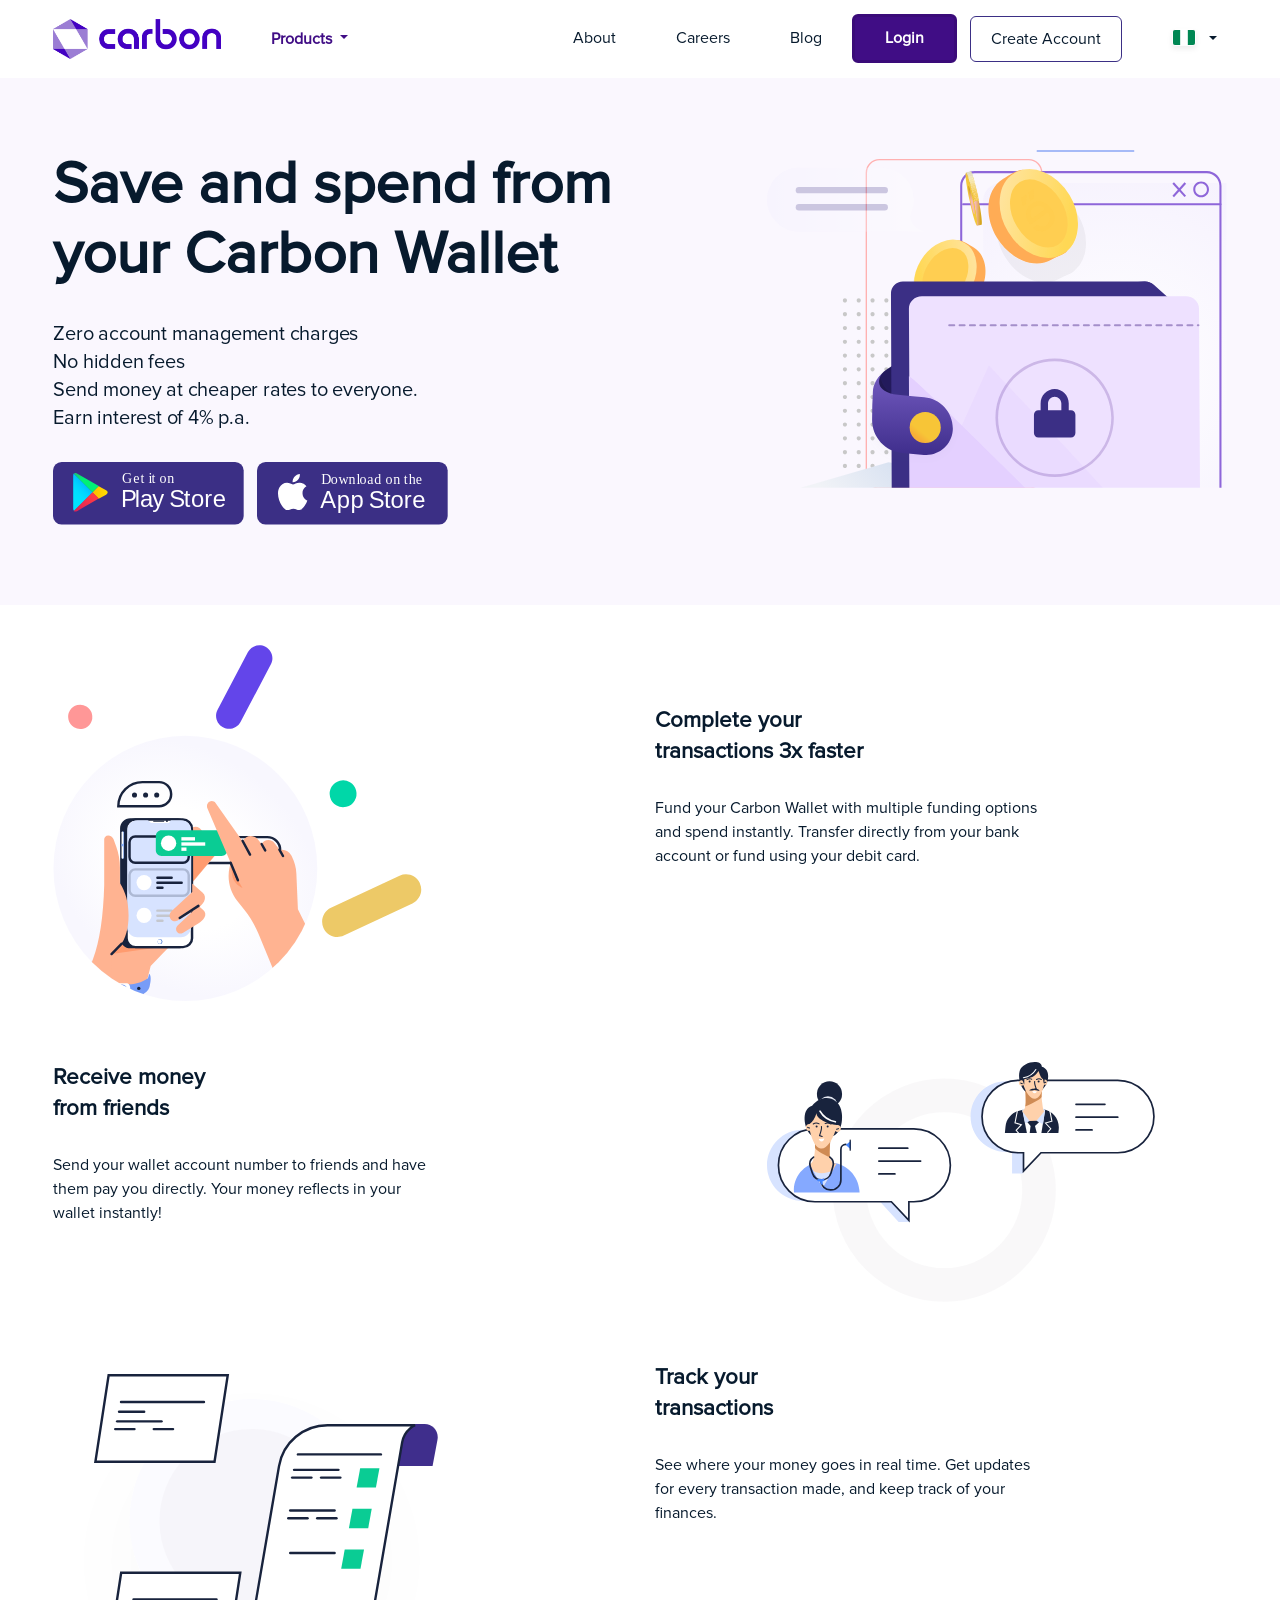
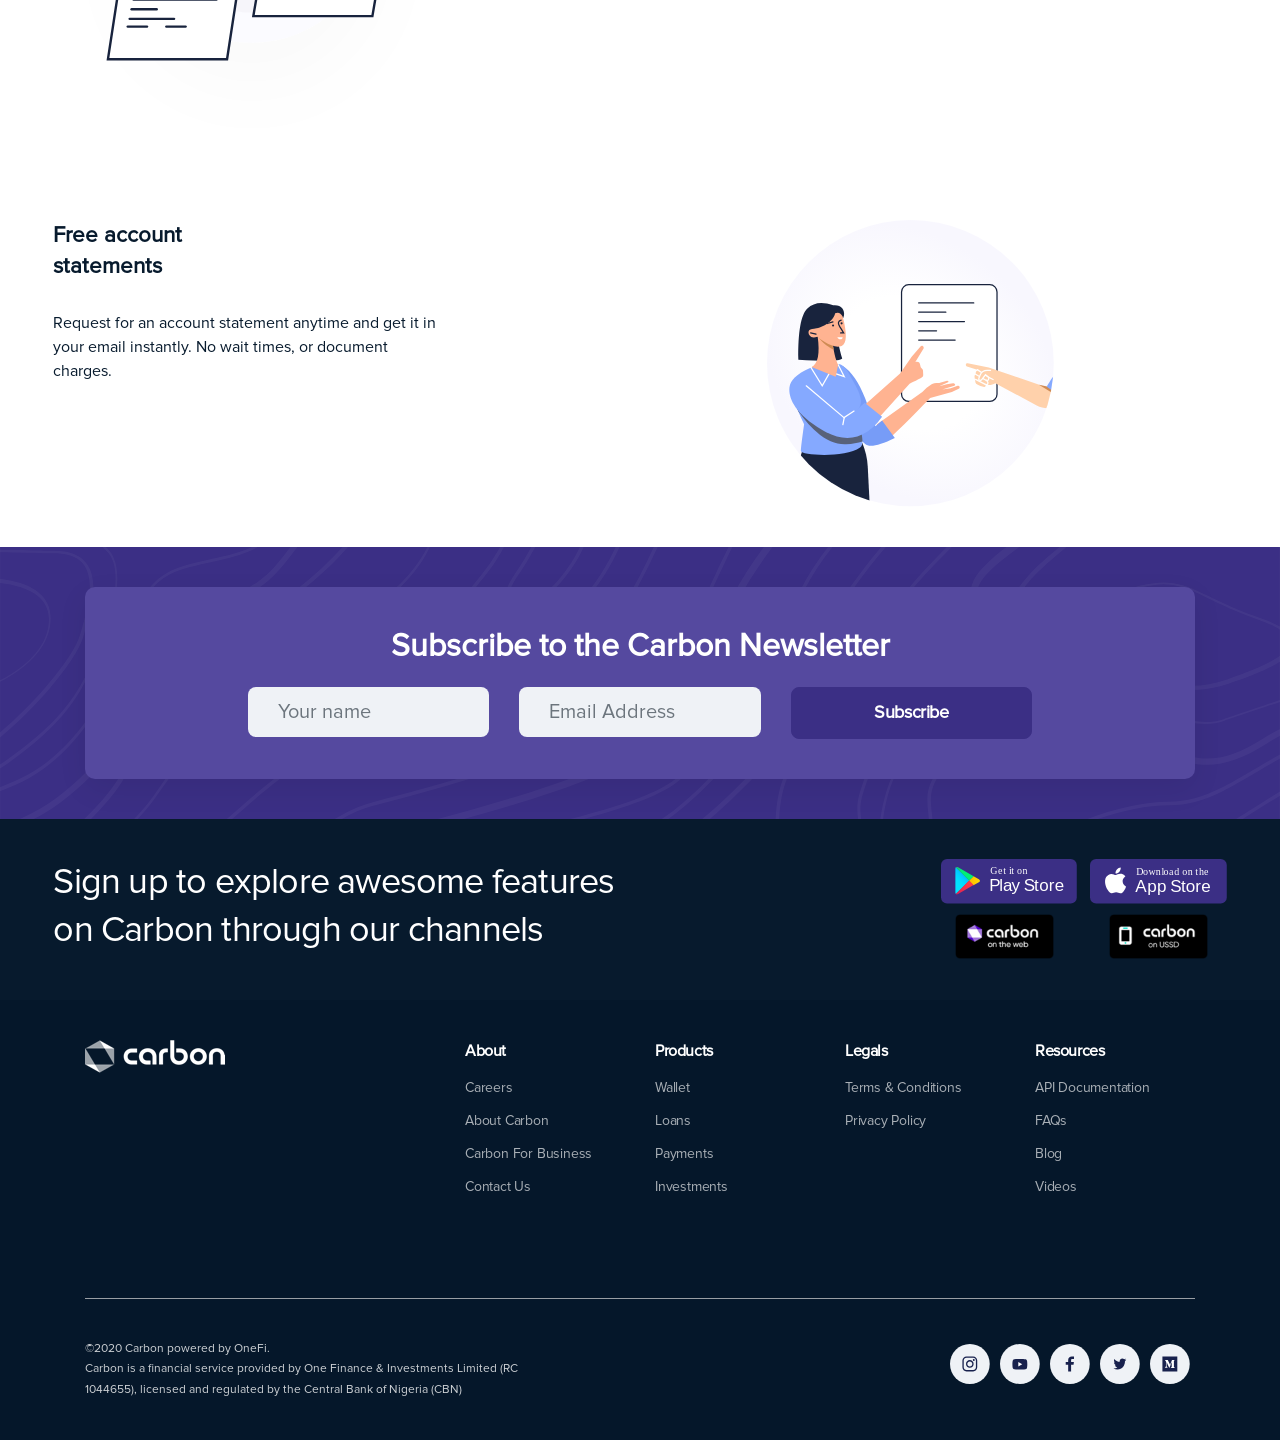
<file: wallet.html>
<!DOCTYPE html>
<html>
<head>
	<meta name="viewport" content="width=device-width, initial-scale=1, shrink-to-fit=no">
    <meta name="description" content="With Carbon, transfer fundsm pay bills at lower fees, buy airtime, get instant loans without collateral, and invest money. Download the Carbon app.">
    <meta name="author" content="Carbon">

	<title>Carbon - Payments, Bills, Instant Loans, Investments, Credit Reports</title>
	
	
	<link rel="icon" href="images/favicon-32x32.png" sizes="32x32">
    <link rel="icon" href="images/favicon-192x192.png" sizes="192x192">
    <link rel="apple-touch-icon-precomposed" href="images/favicon-180x180.png">
	<link href="vendor/bootstrap/bootstrap.min.css" rel="stylesheet">
	<link rel="stylesheet" href="vendor/fortawesome/css/all.min.css">
	<link rel="stylesheet" href="css/hover-min.css">
	<link rel="stylesheet" href="css/style.css">
	<link rel="stylesheet" href="css/smallerscreen.css">
</head>
<body class="wallet">
	<header class="header">
		<nav class="navbar navbar-expand-md fixed-top">
			<div class="container-fluid">
				<!-- Brand -->
				<a class="navbar-brand" href="index.html">
					<img src="images/logo.png" class="img-fluid logo" alt="">
				</a>
			
				<!-- Toggler/collapsibe Button -->
				<button class="navbar-toggler" type="button" data-toggle="collapse" data-target="#collapsibleNavbar">
					<i class="fa fa-bars"></i>
				</button>
			
				<!-- Navbar links -->
				<div class="collapse navbar-collapse" id="collapsibleNavbar">
					<ul class="navbar-nav">
						<li class="nav-item dropdown">
							<a class="nav-link active dropdown-toggle" href="#" data-toggle="dropdown">
								Products
							</a>
							<div class="dropdown-menu dropdown-menu-lg">
                                <ul class="list-group list-group-flush list-unstyled">
                                    <li>
                                        <a href="wallet.html" class="list-group-item list-group-item-action hvr-grow" role="button">
                                            <div class="media d-flex align-items-left">
                                                <img src="images/homepage/debit-card.png" style="width: 50px;">
                                                <div class="media-body ml-3">
                                                    <h6 class="mb-1">Digital Wallets</h6>
                                                    <p class="mb-0">With Carbon Wallet, you enjoy cheaper transactions, zero account fees, and maximum security</p>
                                                </div>
                                            </div>
                                        </a>
                                    </li>

                                    <li>
                                        <a href="loan.html" class="list-group-item list-group-item-action hvr-grow" role="button">
                                            <div class="media d-flex align-items-left">
                                                <img src="images/homepage/carbon-grayscale.png" style="width: 50px;">
                                                <div class="media-body ml-3">
                                                    <h6 class="mb-1">Instant Loans</h6>
                                                    <p class="mb-0">We make access to credit simple and easy. No guarantors, no collateral, and no long forms.</p>
                                                </div>
                                            </div>
                                        </a>
                                    </li>
                                    
                                    <li>
                                        <a href="investment.html" class="list-group-item list-group-item-action hvr-grow" role="button">
                                            <div class="media d-flex align-items-left">
                                                <img src="images/homepage/id-card.png" style="width: 50px;">
                                                <div class="media-body ml-3">
                                                    <h6 class="mb-1">Smart Investments</h6>
                                                    <p class="mb-0">We offer market-leading rates on investments, so your money is always working harder for you. </p>
                                                </div>
                                            </div>
                                        </a>
                                    </li>

                                    <li>
                                        <a href="payment.html" class="list-group-item list-group-item-action hvr-grow" role="button">
                                            <div class="media d-flex align-items-left">
                                                <img src="images/homepage/fund.svg" style="width: 50px;">
                                                <div class="media-body ml-3">
                                                    <h6 class="mb-1">Fast Payments</h6>
                                                    <p class="mb-0">We make access to credit simple and easy. No guarantors, no collateral, and no long forms.</p>
                                                </div>
                                            </div>
                                        </a>
                                    </li>

                                </ul>
                            </div>
						</li>
					</ul>
					<ul class="navbar-nav second-nav ml-auto">
						<li class="nav-item">
							<a class="nav-link" href="about.html">About </a>
						</li>
						<li class="nav-item">
							<a class="nav-link" href="https://onefi.bamboohr.com/jobs/">Careers</a>
						</li>
						<li class="nav-item">
							<a class="nav-link" href="http://medium.com/@getcarbon">Blog</a>
						</li>
						<div>
							<a class="btn btn-info btn-login" href="https://portal.getcarbon.co/login">Login</a>
							<a class="btn btn-info btn-create" href="https://portal.getcarbon.co/register">Create Account</a>
						</div>
						<li class="nav-item">
							<a class="nav-link dropdown-toggle flag-dropdown" href="https://getcarbon.co" id="navbardrop" data-toggle="dropdown">
								<img src="images/homepage/countryselector.svg">
							</a>
							<div class="dropdown-menu" style="left: auto;">
								<a class="dropdown-item" href="http://kenya.getcarbon.co"><span>🇰🇪 &nbsp;</span><span>Kenya</span></a>
							</div>
						</li>
					</ul>
				</div>
			</div>
		</nav>
		
		<div class="header__box">
			<div class="container-fluid">
				<div class="row">
					<div class="col-lg-6 col-md-6">
						<div class="wallet-wrapper">
	                        <h1 class="heading-primary-variant">Save and spend from your Carbon Wallet</span></h1>
	                        <div class="paragraph-wrapper">
	                            <p class="paragraph margin-top-30">Zero account management charges<br> No hidden fees <br>Send money at cheaper rates to everyone. <br>Earn interest of 4% p.a.</p>
	                        </div>
							<div class="appstore-wrapper">
								<div class="margin-top-30">
									<a href="https://play.google.com/store/apps/details?id=com.lenddo.mobile.paylater&referrer=utm_source%3Dpaylaterwebsite%26utm_medium%3Dpaylaternavbutton%26utm_term%3Dpaylaterwebsite%26utm_content%3Dpaylaternavbutton%26utm_campaign%25paylaterwebsite%26anid%3Dadmob" class="margin-top-10" target="_blank"><img src="images/carbon-play-store-purple.svg" class="img-fluid" alt="carbon playstore image"></a>
									<a href="https://apps.apple.com/us/app/carbon-by-one-finance/id1494856668?ls=1" class="margin-left-10" target="_blank"><img src="images/carbon-app-store-purple.svg" class="img-fluid" alt="carbon appstore image"></a>
								</div>
							</div>			
						</div>
					</div>
					<div class="col-lg-6 col-md-6">
						<div class="pull-right image-width">
							<img src="images/wallet/digitalwallet.svg" class="img-fluid" alt="">
						</div>
					</div>
				</div>
			</div>
		</div>
	</header>
    <main class="main">
        <section class="section-walletdetails">
            <div class="container-fluid">
                <div class="section-walletdetails__wrapper">

                	<!-- for larger screens -->
                	<div class="row sm-hidden">
                		<div class="col-lg-6 col-md-6">
                			<div class="image-width">
                				<img src="images/wallet/complete-your-transactions.svg" class="img-fluid" alt="complete your transactions">
                			</div>
                		</div>
                		<div class="col-lg-6 col-md-6">
                			<div class="wallet-card margin-top-60">
	                            <h6>Complete your<br> transactions 3x faster</h6>
	                            <p>Fund your Carbon Wallet with multiple funding options and spend instantly. Transfer directly from your bank account or fund using your debit card.</p>
	                        </div>
	                    </div>
	                </div>

	                <!-- for smaller screens -->
	                <div class="row md-hidden">
	                	<div class="col-lg-6 col-md-6">
                			<div class="wallet-card margin-top-60">
	                            <h6>Complete your<br> transactions 3x faster</h6>
	                            <p>Fund your Carbon Wallet with multiple funding options and spend instantly. Transfer directly from your bank account or fund using your debit card.</p>
	                        </div>
	                    </div>
                		<div class="col-lg-6 col-md-6">
                			<img src="images/wallet/complete-your-transactions.svg" class="img-fluid" alt="complete your transactions">
                		</div>
	                </div>
	                <div class="row margin-top-60">
	                	<div class="col-lg-6 col-md-6">
	                		<div class="wallet-card">
	                            <h6>Receive money<br> from friends</h6>
	                            <p>Send your wallet account number to friends and have them pay you directly. Your money reflects in your wallet instantly!</p>
	                        </div>
	                    </div>
                		<div class="col-lg-6 col-md-6">
                			<div class="image-width pull-right">
                				<img src="images/wallet/recieve-money.svg" class="img-fluid" alt="receive money">
                			</div>
                		</div>
                	</div>

                	<!-- for larger screens -->
                	<div class="row margin-top-60 sm-hidden">
                		<div class="col-lg-6 col-md-6">
                			<div class="image-width">
                				<img src="images/wallet/track-your-transactions.svg" class="img-fluid" alt="track your transactions">
                			</div>
                		</div>
                		<div class="col-lg-6 col-md-6">
                			<div class="wallet-card">
	                            <h6>Track your<br> transactions</h6>
                            	<p>See where your money goes in real time. Get updates for every transaction made, and keep track of your finances.</p>
	                        </div>
	                    </div>
	                </div>

	                <!-- for smaller screens -->
	                <div class="row margin-top-60 md-hidden">
	                	<div class="col-lg-6 col-md-6">
                			<div class="wallet-card">
	                            <h6>Track your<br> transactions</h6>
                            	<p>See where your money goes in real time. Get updates for every transaction made, and keep track of your finances.</p>
	                        </div>
	                    </div>
                		<div class="col-lg-6 col-md-6">
                			<img src="images/wallet/track-your-transactions.svg" class="img-fluid" alt="track your transactions">
                		</div>
	                </div>

                	<div class="row margin-top-60">
	                	<div class="col-lg-6 col-md-6">
	                		<div class="wallet-card">
	                            <h6>Free account<br> statements</h6>
                            	<p>Request for an account statement anytime and get it in your email instantly. No wait times, or document charges.</p>
	                        </div>
	                    </div>
                		<div class="col-lg-6 col-md-6">
                			<div class="image-width pull-right">
                				<img src="images/wallet/free-account-statements.svg" class="img-fluid" alt="free accountstatements">
                			</div>
                		</div>
                	</div>
                </div>
            </div>
        </section>
        <section class="section-newsletter">
			<div class="container">
				<div class="newsletter-wrapper">
					<h3>Subscribe to the Carbon Newsletter</h3>
					<div class="d-flex">
						<form>
							<div class="row">
								<div class="col-lg-4 col-md-4">
									<input type="text" class="form-control" name="" placeholder="Your name">
								</div>
								<div class="col-lg-4 col-md-4">
									<input type="email" class="form-control" name="" placeholder="Email Address">
								</div>
								<div class="col-lg-4 col-md-4">
									<button class="btn btn-info btn-subscribe">Subscribe</button>
								</div>
							</div>
						</form> 
					</div>
				</div>
			</div>
		</section>
    </main>

    <footer class="footer">
		<div class="footer__top">
			<div class="container-fluid">
				<div class="row">
					<div class="col-lg-6 col-md-6">
						<div>
							<h3 class="heading-tertiary-white">Sign up to explore awesome features on Carbon through our channels</h3>
						</div>
					</div>
					<div class="col-lg-6 col-md-6">
						<div class="pull-right">
							<div>
								<a href="https://play.google.com/store/apps/details?id=com.lenddo.mobile.paylater&referrer=utm_source%3Dpaylaterwebsite%26utm_medium%3Dpaylaternavbutton%26utm_term%3Dpaylaterwebsite%26utm_content%3Dpaylaternavbutton%26utm_campaign%25paylaterwebsite%26anid%3Dadmob" target="_blank"><img src="images/carbon-play-store-purple.svg" class="img-fluid" alt="carbon playstore image"></a>
								<a href="https://apps.apple.com/us/app/carbon-by-one-finance/id1494856668?ls=1" target="_blank"><img src="images/carbon-app-store-purple.svg" class="img-fluid margin-left-10" alt="carbon appstore image"></a>
							</div>
							<div class="margin-top-10 row">
								<div class="col-lg-6 col-md-6 col-sm-6 col-6">
									<div class="text-center">
										<a href="https://portal.getcarbon.co/login" target="_blank"><img src="images/carbon-on-the-web.png" srcset="images/carbon-on-the-web@2x.png 2x, images/carbon-on-the-web@3x.png 3x"class="img-fluid" alt="carbon on the web image"></a>
									</div>
								</div>
								<div class="col-lg-6 col-md-6 col-sm-6 col-6">
									<a href="" target="_blank"><img src="images/carbon-via-ussd.png" srcset="images/carbon-via-ussd@2x.png 2x, images/carbon-via-ussd@3x.png 3x" class="img-fluid margin-left-10" alt="carbon via ussd image"></a>
								</div>
							</div>
						</div>
					</div>
				</div>
			</div>
		</div>
		<div class="footer__bottom">
			<div class="container">
				<div class="row">
					<div class="col-lg-4 col-md-4 col-sm-4 col-12">
						<div>
							<a href="index.html"><img src="images/footer-logo.png" srcset="images/footer-logo@2x.png 2x, images/footer-logo@3x.png 3x" class="img-fluid" alt=" carbon logo"></a>
						</div>
					</div>
					<div class="col-lg-8 col-md-8 col-sm-8 col-12">
						<div class="row">
							<div class="col-lg-3 col-md-3 col-sm-6 col-6">
								<h6>About</h6>
								<div class="margin-top-15">
									<p><a href="https://onefi.bamboohr.com/jobs/">Careers</a></p>
									<p><a href="about.html">About Carbon</a></p>
									<p><a href="https://business.getcarbon.co/">Carbon For Business</a></p>
									<p><a href="https://getcarbon.co/contact/">Contact Us</a></p>
								</div>
							</div>
							<div class="col-lg-3 col-md-3 col-sm-6 col-6">
								<h6>Products</h6>
								<div class="margin-top-15">
									<p><a href="wallet.html">Wallet</a></p>
									<p><a href="loan.html">Loans</a></p>
									<p><a href="payment.html">Payments</a></p>
									<p><a href="investment.html">Investments</a></p>
								</div>
							</div>
							<div class="col-lg-3 col-md-3 col-sm-6 col-6">
								<h6>Legals</h6>
								<div class="margin-top-15">
									<p><a href="https://getcarbon.co/terms-conditions/">Terms & Conditions</a></p>
									<p><a href="https://getcarbon.co/privacy-policy/">Privacy Policy</a></p>
								</div>
							</div>
							<div class="col-lg-3 col-md-3 col-sm-6 col-6">
								<h6>Resources</h6>
								<div class="margin-top-15">
									<p><a href="https://business.getcarbon.co/developers">API Documentation</a></p>
									<p><a href="faq.html">FAQs</a></p>
									<p><a href="http://medium.com/@getcarbon">Blog</a></p>
									<p><a href="https://www.youtube.com/GetCarbon">Videos</a></p>
								</div>
							</div>
						</div>
					</div>
				</div>
				<hr>
				<div>
					<div class="row margin-top-40">
						<div class="col-lg-5 col-md-5 col-sm-12 col-12">
							<div>
								<p class="powered">©2020 Carbon powered by OneFi.<br> Carbon is a financial service provided by One Finance & Investments Limited (RC 1044655), licensed and regulated by the Central Bank of Nigeria (CBN)</p>
							</div>
						</div>
						<div class="col-lg-7 col-md-7 col-sm-12 col-12">
							<div class="pull-right">
								<div class="d-flex">
									<div class="p-2">
										<a href="http://instagram.com/getcarbon" target="_blank"><img src="images/instagram.svg" class="img-fluid" alt="instagram icon"></a>
									</div>
									<div class="p-2">
										<a href="https://www.youtube.com/getcarbon" target="_blank"><img src="images/youtube.svg" class="img-fluid" alt="youtube icon"></a>
									</div>
									<div class="p-2">
										<a href="http://facebook.com/getcarbon" target="_blank"><img src="images/facebook.svg" class="img-fluid" alt="facebook icon"></a>
									</div>
									<div class="p-2">
										<a href="http://twitter.com/get_carbon" target="_blank"><img src="images/twitter.svg" class="img-fluid" alt="twitter icon"></a>
									</div>
									<div class="p-2">
										<a href="http://medium.com/@getcarbon" target="_blank"><img src="images/medium.svg" class="img-fluid" alt="medium icon"></a>
									</div>
								</div>
							</div>
						</div>
					</div>
				</div>
			</div>
		</div>
	</footer>



	<script src="vendor/bootstrap/popper.min.js"></script>
	<script src="vendor/jquery/jquery.min.js"></script>
	<script src="vendor/bootstrap/bootstrap.min.js"></script>
</body>
</file>
<file: css/style.css>
html {
  font-size: 62.5%; }

@font-face {
  font-family: "proxima";
  src: url(proxima/ProximaNova-Regular.otf); }
body {
  font-family: proxima !important; }

* {
  outline: none; }

main .container-fluid {
  width: 94%; }

a:hover {
  text-decoration: none !important; }

.heading-primary-white {
  font-stretch: normal;
  font-style: normal;
  font-size: 6.4rem;
  font-weight: bold;
  letter-spacing: normal;
  line-height: 1.07;
  color: #fff; }

.heading-primary {
  font-stretch: normal;
  font-style: normal;
  font-size: 6.4rem;
  font-weight: bold;
  letter-spacing: -1.25px;
  line-height: 1.03;
  color: #18214d;
  text-align: center; }

.heading-primary-variant {
  font-stretch: normal;
  font-style: normal;
  font-size: 6.4rem;
  font-weight: bold;
  letter-spacing: normal;
  line-height: 1.17;
  color: #071a2d; }

.heading-secondary {
  font-stretch: normal;
  font-style: normal;
  font-size: 4.8rem;
  font-weight: bold;
  letter-spacing: -1px;
  line-height: 1.29;
  color: #18214d; }

.heading-secondary-white {
  font-stretch: normal;
  font-style: normal;
  font-size: 4.8rem;
  font-weight: bold;
  letter-spacing: normal;
  line-height: normal;
  color: #fff;
  text-align: center; }

.heading-tertiary {
  font-stretch: normal;
  font-style: normal;
  font-size: 3.6rem;
  font-weight: bold;
  letter-spacing: -1.54px;
  line-height: 1.22;
  color: #18214d;
  text-align: center; }

.heading-tertiary-variant {
  font-stretch: normal;
  font-style: normal;
  font-size: 3.6rem;
  font-weight: bold;
  letter-spacing: -1.5px;
  line-height: 1.22;
  color: #071a2d;
  text-align: center; }

.heading-tertiary-white {
  font-stretch: normal;
  font-style: normal;
  font-size: 3.6rem;
  font-weight: bold;
  letter-spacing: -0.8px;
  line-height: 1.33;
  color: #fff; }

.heading-tertiary-variation {
  font-stretch: normal;
  font-style: normal;
  font-size: 3.6rem;
  font-weight: 500;
  letter-spacing: normal;
  line-height: normal;
  color: #071a2d;
  text-align: center; }

.heading-four {
  font-stretch: normal;
  font-style: normal;
  font-size: 2.4rem;
  font-weight: normal;
  letter-spacing: -0.24px;
  line-height: 1.33;
  color: #071a2d;
  text-align: center; }
  .heading-four .bold {
    font-weight: 800; }

.heading-four-variant {
  font-stretch: normal;
  font-style: normal;
  font-size: 2.4rem;
  font-weight: bold;
  letter-spacing: -0.5px;
  line-height: normal;
  color: #071a2d; }

.heading-four-white {
  font-stretch: normal;
  font-style: normal;
  font-size: 2.4rem;
  font-weight: 800;
  letter-spacing: normal;
  line-height: normal;
  color: #fff; }

.heading-four-variation {
  font-stretch: normal;
  font-style: normal;
  font-size: 2.8rem;
  font-weight: 500;
  letter-spacing: 1.36;
  line-height: normal;
  color: #071a2d;
  text-align: center; }

.paragraph {
  font-stretch: normal;
  font-style: normal;
  font-size: 2rem;
  font-weight: normal;
  letter-spacing: -0.2px;
  line-height: 1.4;
  color: #071a2d;
  margin-top: 2rem; }

.paragraph-white {
  font-stretch: normal;
  font-style: normal;
  font-size: 2rem;
  font-weight: normal;
  letter-spacing: normal;
  line-height: 1.52;
  color: #fff; }

.paragraph-white-variation {
  font-stretch: normal;
  font-style: normal;
  font-size: 1.8rem;
  font-weight: normal;
  letter-spacing: normal;
  line-height: 1.44;
  color: #fff; }

.paragraph-variation {
  font-stretch: normal;
  font-style: normal;
  font-size: 2.4rem;
  font-weight: normal;
  letter-spacing: -0.24px;
  line-height: 1.33;
  color: #071a2d; }
  .paragraph-variation span {
    font-weight: 800; }

.anchor-link {
  font-stretch: normal;
  font-style: normal;
  font-size: 2rem;
  font-weight: normal;
  letter-spacing: -0.5px;
  line-height: 1.4;
  color: #400d85;
  display: inline-block;
  margin-top: 3.5rem; }
  .anchor-link i {
    position: relative;
    top: 2px; }

.smaller-text {
  font-stretch: normal;
  font-style: normal;
  font-size: 1.44rem;
  font-weight: bold;
  letter-spacing: 1.2px;
  line-height: 1.25;
  color: #071a2d;
  text-transform: uppercase; }

.pull-right {
  float: right; }

.pull-left {
  float: left; }

.margin-top-10 {
  margin-top: 10px; }

.margin-top-4 {
  margin-top: 4px; }

.margin-top-30 {
  margin-top: 30px; }

.margin-top--50 {
  margin-top: -50px; }

.margin-top-15 {
  margin-top: 15px; }

.margin-top-25 {
  margin-top: 25px; }

.margin-left-10 {
  margin-left: 10px; }

.margin-bottom-30 {
  margin-bottom: 30px; }

.margin-top-80 {
  margin-top: 8rem; }

.space {
  margin-top: 4rem; }

.padding-bottom-70 {
  padding-bottom: 7rem; }

.margin-top-100 {
  margin-top: 10rem; }

.margin-top-60 {
  margin-top: 6rem; }

.margin-top-40 {
  margin-top: 4rem; }

.margin-top-20 {
  margin-top: 20px; }

.mt-30 {
  margin: 3rem 0; }

.margin-right-10 {
  margin-right: 1rem; }

.btn.btn-info:hover {
  transform: translateY(-3px);
  box-shadow: 0 10px 20px rgba(0, 0, 0, 0.2); }
  .btn.btn-info:hover::after {
    transform: scaleX(1.4) scaleY(1.6);
    opacity: 0; }
.btn.btn-info:active {
  transform: translateY(-1px);
  box-shadow: 0 5px 10px rgba(0, 0, 0, 0.2); }

.btn.btn-info.btn-login:link, .btn.btn-info.btn-login:visited {
  font-stretch: normal;
  font-style: normal;
  text-align: center;
  color: #fff;
  border-radius: 6px;
  background-color: #400d85;
  font-size: 1.6rem;
  font-weight: bold;
  line-height: 1.5;
  letter-spacing: normal;
  position: relative;
  border: solid 3px #3a0b79;
  transition: all .2s;
  padding: 10px 30px;
  padding-top: 6px;
  display: inline-block;
  text-transform: capitalize; }

.btn.btn-info.btn-create:link, .btn.btn-info.btn-create:visited {
  background: transparent;
  border-radius: 6px;
  border: solid 1px #3b2f85;
  font-size: 16px;
  font-weight: 500;
  font-stretch: normal;
  font-style: normal;
  line-height: 1.5;
  letter-spacing: normal;
  text-align: center;
  color: #071a2d;
  padding: 10px 20px; }

.btn.btn-info.btn-subscribe {
  font-stretch: normal;
  font-style: normal;
  text-align: center;
  color: #fff;
  border-radius: 8px;
  background-color: #3b2f85;
  font-size: 1.8rem;
  font-weight: 600;
  line-height: normal;
  letter-spacing: -0.4px;
  width: 100%;
  padding: 1rem 3rem;
  padding-top: 7px;
  border-color: #3b2f85;
  height: 52px; }

.btn.btn-info.btn-whoweare {
  font-stretch: normal;
  font-style: normal;
  text-align: center;
  color: #fff;
  border-radius: 6px;
  background-color: #fff;
  font-size: 1.6rem;
  font-weight: 500;
  line-height: 1.5;
  letter-spacing: -0.2px;
  color: #071a2d;
  padding: 1rem 3rem;
  border-color: #fff; }

.testimonial-box {
  border-radius: 5px;
  box-shadow: 0 10px 30px 0 rgba(0, 0, 0, 0.05);
  background-color: #fff;
  padding: 3rem;
  font-size: 1.4rem;
  margin-top: 2rem;
  margin-bottom: 4rem; }
  .testimonial-box:not(:last-child) {
    margin-right: 1.5rem; }
  .testimonial-box hr {
    width: 60%;
    background-color: #dfe4ea;
    margin: 40px auto; }
  .testimonial-box__image {
    width: 62px;
    height: 62px;
    background-color: #696cff;
    border-radius: 50%;
    margin-right: 1rem; }
  .testimonial-box__name {
    font-stretch: normal;
    font-style: normal;
    font-weight: 600;
    line-height: 1.36;
    letter-spacing: -0.55px;
    color: #18214d;
    font-size: 2.2rem;
    margin-top: 10px;
    margin-bottom: -5px; }
  .testimonial-box__position {
    font-stretch: normal;
    font-style: normal;
    font-weight: normal;
    line-height: 1.43;
    letter-spacing: -0.4px;
    color: #3e4462; }

.nav-tabs .nav-link {
  font-stretch: normal;
  font-style: normal;
  font-size: 1.6rem;
  font-weight: normal;
  letter-spacing: normal;
  line-height: 1.13;
  color: #071a2d;
  padding-left: 0;
  border: none;
  width: 135%;
  border-bottom: solid 1px #eeeeee !important;
  margin-top: 1rem; }
.nav-tabs .nav-link.active {
  color: #4300c2;
  font-weight: 600; }
  .nav-tabs .nav-link.active::after {
    content: "\f105";
    font-family: 'Font Awesome 5 Pro';
    font-weight: 900;
    margin-left: 1.5rem;
    position: relative;
    top: 2px; }

.tab-content h4 {
  font-size: 2.8rem;
  font-weight: bold;
  letter-spacing: -0.23px;
  margin-bottom: 0;
  margin-top: 20px; }
.tab-content p, .tab-content li {
  font-stretch: normal;
  font-style: normal;
  font-size: 1.8rem;
  font-weight: normal;
  letter-spacing: normal;
  line-height: 1.44;
  color: #071a2d; }

.hexagon {
  width: 6rem;
  height: 3rem;
  background-color: #3f2e8c;
  position: relative;
  margin-top: 3.3rem;
  margin-right: 4rem; }
  .hexagon:before, .hexagon:after {
    content: "";
    position: absolute;
    width: 0;
    height: 0; }
  .hexagon:before {
    top: -2.5rem;
    left: 0;
    border-left: 3rem solid transparent;
    border-right: 3rem solid transparent;
    border-bottom: 2.5rem solid #3f2e8c; }
  .hexagon:after {
    bottom: -2.5rem;
    left: 0;
    border-left: 3rem solid transparent;
    border-right: 3rem solid transparent;
    border-top: 2.5rem solid #3f2e8c; }

.header {
  background-image: radial-gradient(circle at 60% 36%, #9987bf, #3f2d8f 98%), linear-gradient(to bottom, #967fff, #967fff);
  padding-bottom: 140px; }
  .header .container-fluid {
    width: 94%; }
  .header .navbar {
    background-color: #ffffff;
    padding: 0; }
    .header .navbar .logo {
      max-height: 40px; }
    .header .navbar .navbar-toggler {
      border: 1px solid #400d85;
      padding: 6px 10px 5px 10px;
      font-size: 16px; }
    .header .navbar ul.navbar-nav {
      padding: 10px 10px 15px 10px;
      margin-top: 4px; }
      .header .navbar ul.navbar-nav .dropdown-menu {
        border: 0 !important; }
      .header .navbar ul.navbar-nav .dropdown-menu.dropdown-menu-lg {
        min-width: 400px;
        border-radius: .25rem; }
        .header .navbar ul.navbar-nav .dropdown-menu.dropdown-menu-lg a {
          padding: 2rem; }
          .header .navbar ul.navbar-nav .dropdown-menu.dropdown-menu-lg a h6 {
            font-size: 1.6rem;
            font-weight: 600; }
          .header .navbar ul.navbar-nav .dropdown-menu.dropdown-menu-lg a p {
            font-size: 1.4rem; }
      .header .navbar ul.navbar-nav .dropdown-toggle.flag-toggle {
        right: 3px;
        box-shadow: 0 8px 16px 0 rgba(3, 49, 86, 0.08); }
      .header .navbar ul.navbar-nav .nav-link {
        font-stretch: normal;
        font-style: normal;
        font-size: 1.6rem;
        font-weight: normal;
        letter-spacing: normal;
        line-height: 1.5;
        color: #071a2d;
        padding: 0 4.5rem; }
        .header .navbar ul.navbar-nav .nav-link:hover {
          color: #400d85;
          font-weight: 600; }
        .header .navbar ul.navbar-nav .nav-link .Products {
          font-family: ArialUnicodeMS; }
      .header .navbar ul.navbar-nav .nav-link#navbardrop {
        display: inline-block;
        padding: 0;
        padding-left: 4.5rem;
        padding-top: 13px;
        margin-left: auto; }
      .header .navbar ul.navbar-nav .dropdown-item.active, .header .navbar ul.navbar-nav .dropdown-item:active {
        color: #fff; }
      .header .navbar ul.navbar-nav .nav-link.active {
        color: #400d85;
        font-weight: 600; }
      .header .navbar ul.navbar-nav .form-group #basic button {
        font-stretch: normal;
        font-style: normal;
        font-size: 1.6rem;
        font-weight: normal;
        letter-spacing: normal;
        line-height: 1.5;
        color: #071a2d;
        margin-left: 1rem;
        margin-top: 6px; }
      .header .navbar ul.navbar-nav .form-group #basic ul {
        padding: 1rem; }
        .header .navbar ul.navbar-nav .form-group #basic ul li {
          font-stretch: normal;
          font-style: normal;
          font-size: 1.6rem;
          font-weight: normal;
          letter-spacing: normal;
          line-height: 1.5;
          color: #071a2d; }
      .header .navbar ul.navbar-nav .dropdown-item {
        font-stretch: normal;
        font-style: normal;
        font-size: 1.6rem;
        font-weight: normal;
        letter-spacing: normal;
        line-height: 1.5;
        color: #071a2d;
        padding: 5px 30px; }
    .header .navbar ul.navbar-nav.second-nav .nav-link {
      padding-top: 1.2rem; }
    .header .navbar ul.navbar-nav.second-nav .btn.btn-info.btn-login:link,
    .header .navbar ul.navbar-nav.second-nav .btn.btn-info.btn-login:visited {
      padding-top: 0.9rem;
      margin-right: 1rem; }
  .header__box {
    padding-top: 15rem; }
  .header__access-box {
    display: inline-block;
    border-radius: 18.9px;
    background-color: rgba(255, 255, 255, 0.96);
    padding: 5px 7px;
    padding-top: 4px;
    height: 35px;
    padding-top: 10px;
    font-stretch: normal;
    font-style: normal;
    font-size: 1.26rem;
    font-weight: normal;
    letter-spacing: normal;
    line-height: normal;
    color: #23303d; }
    .header__access-box .badge.badge-primary {
      border-radius: 90px;
      background-color: #14b28b;
      font-size: 1.08rem;
      font-weight: 600;
      text-align: center;
      color: #fff;
      position: relative;
      top: -1px; }
  .header__read-more {
    font-weight: 600;
    color: #3f2e8c; }

.footer__top {
  background-color: #071a2d;
  padding: 40px 0; }
  .footer__top .container-fluid {
    width: 94%; }
    .footer__top .container-fluid h3 {
      font-weight: 500; }
    .footer__top .container-fluid img {
      height: 45px; }
.footer__bottom {
  background-color: #05172a;
  padding: 40px 0 30px 0; }
  .footer__bottom img {
    max-height: 40px; }
  .footer__bottom h6 {
    font-stretch: normal;
    font-style: normal;
    font-size: 1.6rem;
    font-weight: 600;
    letter-spacing: -0.4px;
    line-height: 1.38;
    color: #fff; }
  .footer__bottom p a {
    font-stretch: normal;
    font-style: normal;
    font-size: 1.4rem;
    font-weight: normal;
    letter-spacing: -0.2px;
    line-height: 1.63;
    color: rgba(255, 255, 255, 0.66); }
    .footer__bottom p a:hover {
      color: #4300c2; }
  .footer__bottom hr {
    background-color: rgba(255, 255, 255, 0.66);
    margin-top: 9rem; }
  .footer__bottom .powered {
    font-stretch: normal;
    font-style: normal;
    font-size: 1.2rem;
    font-weight: normal;
    letter-spacing: normal;
    line-height: 1.67;
    color: rgba(255, 255, 255, 0.8); }
  .footer__bottom input.form-control {
    font-stretch: normal;
    font-style: normal;
    font-size: 1.8rem;
    font-weight: normal;
    letter-spacing: -0.3px;
    line-height: 1.44;
    color: #3e4462;
    border-radius: 8px;
    background-color: #eff2f6;
    height: auto;
    padding-bottom: 6px; }

.header {
  background: url(./../images/about/about-header.png); }
  .header h1 {
    font-size: 6rem; }
  .header .about-text {
    color: #fff;
    width: 45%;
    margin: auto; }

main .section-aboutus {
  margin-top: -18rem;
  padding: 0 !important; }
  main .section-aboutus .aboutus {
    border-radius: 4px;
    background-color: #ffeddf;
    max-width: 1069px;
    margin: auto; }
    main .section-aboutus .aboutus .half {
      width: 50%; }
      main .section-aboutus .aboutus .half .aboutus-wrapper {
        padding: 3rem; }
        main .section-aboutus .aboutus .half .aboutus-wrapper h3 {
          font-stretch: normal;
          font-style: normal;
          font-size: 3.2rem;
          font-weight: 500;
          letter-spacing: -0.2px;
          line-height: normal;
          color: #071a2d; }
        main .section-aboutus .aboutus .half .aboutus-wrapper p {
          font-stretch: normal;
          font-style: normal;
          font-size: 2rem;
          font-weight: normal;
          letter-spacing: -0.2px;
          line-height: 1.9;
          color: #071a2d; }
      main .section-aboutus .aboutus .half .whoweare-image {
        background: url(./../images/about/whoweare.png);
        background-size: cover;
        max-width: 100%;
        height: 100%; }
main .section-team .team-wrapper {
  width: 70%;
  margin: auto;
  padding: 0 4rem;
  color: #111111; }
  main .section-team .team-wrapper h2 {
    margin-top: 1.5rem; }
  main .section-team .team-wrapper p {
    font-size: 2rem;
    font-weight: 600;
    color: #111111;
    margin-top: 1.4rem;
    margin-bottom: 0; }
  main .section-team .team-wrapper span {
    opacity: 0.5;
    font-size: 16px; }
main .section-services {
  background: url(./../images/about/consumer.svg);
  background-size: cover; }
  main .section-services h2 {
    text-align: left;
    width: 50%;
    margin-bottom: 3rem; }
  main .section-services .findout {
    width: 130px;
    height: 130px;
    border: solid 0.5px #9a8be5;
    background-color: #5e50aa;
    border-radius: 50%;
    font-size: 16px;
    font-weight: 500;
    text-align: center;
    color: #fff;
    padding-top: 5.5rem;
    position: relative; }
main .section-review {
  background: url(./../images/about/yearinreview-background.svg);
  background-size: cover; }
  main .section-review h3 {
    text-align: left; }
  main .section-review span {
    font-size: 14px;
    line-height: 1.57;
    color: #071a2d;
    display: inline-block;
    width: 60%;
    margin-bottom: 1.5rem; }
main .section-presskit {
  background-color: #f0f3f6;
  position: relative;
  z-index: 2; }
  main .section-presskit h3 {
    text-align: left; }
  main .section-presskit .presskit {
    width: 264px; }
  main .section-presskit .contact-wrapper {
    border-radius: 10px;
    background-color: #fff;
    padding: 4rem 2.5rem; }
    main .section-presskit .contact-wrapper p {
      font-size: 18px;
      color: #120c0c; }
      main .section-presskit .contact-wrapper p a {
        line-height: 0.83;
        color: #120c0c; }
main .section-journey {
  background: url(./../images/about/integration.png);
  background-size: contain;
  background-position: right;
  background-repeat: no-repeat;
  margin-left: 7rem; }
  main .section-journey .c-timeline {
    position: relative;
    padding-left: 6rem;
    padding-top: 10rem;
    margin-top: -7.9rem; }
    main .section-journey .c-timeline::after {
      content: "";
      display: block;
      width: 0;
      height: 100%;
      border: 1px solid #eaf6fc;
      position: absolute;
      top: 0;
      left: 60px;
      left: 0; }
    main .section-journey .c-timeline__bar {
      display: none;
      width: 0;
      height: 0;
      border: 1px solid #5e50aa;
      position: absolute;
      top: 0;
      left: 0;
      z-index: 1;
      transition: ease-in-out all 0.5s; }
    main .section-journey .c-timeline__frame {
      max-width: 560px; }
    main .section-journey .c-timeline__item {
      position: relative;
      margin-bottom: 45px;
      padding-bottom: 15px;
      z-index: 1;
      list-style-type: none; }
      main .section-journey .c-timeline__item::before {
        content: "";
        display: block;
        width: 45px;
        height: 45px;
        top: 2px;
        background-image: url(./../images/about/steps.svg), linear-gradient(white, white);
        background-repeat: no-repeat;
        box-shadow: 0px 1px 2px rgba(0, 0, 0, 0.02);
        border: 4px solid #fff;
        position: absolute;
        left: -82px; }
      main .section-journey .c-timeline__item:last-child {
        margin-bottom: 0; }
      main .section-journey .c-timeline__item .content {
        padding-top: 8px;
        padding-bottom: 7rem; }
        main .section-journey .c-timeline__item .content:last-child {
          padding-bottom: 0; }
        main .section-journey .c-timeline__item .content h4 {
          font-size: 24px;
          line-height: 1.33;
          color: #404855; }
        main .section-journey .c-timeline__item .content p {
          font-size: 18px;
          line-height: 1.44;
          color: #697381; }
main .consumer-wrapper {
  max-width: 80%;
  margin: auto; }

.faq-header {
  padding-bottom: 24rem; }

.main .section-faq {
  border-radius: 20px;
  background-image: linear-gradient(358deg, #fcfcff 96%, #ffffff 39%);
  padding: 5rem 10rem 8rem 10rem;
  margin-top: -8rem; }
  .main .section-faq h2 {
    font-weight: 500;
    line-height: 1.25;
    color: #14171d; }
  .main .section-faq .accordion {
    margin-top: 5rem; }
    .main .section-faq .accordion .card {
      border-radius: 6px;
      box-shadow: 0 12px 36px 0 rgba(0, 0, 0, 0.05);
      border: 0;
      margin-bottom: 2rem; }
      .main .section-faq .accordion .card .card-head {
        padding: 2rem 2.5rem;
        background-color: transparent;
        border-bottom: none; }
        .main .section-faq .accordion .card .card-head h4 {
          font-weight: 500;
          line-height: 1.5;
          text-align: left;
          background: url(./../images/faq/arrow-up.svg) no-repeat calc(100% - 10px) center;
          background-size: 20px;
          cursor: pointer;
          padding-right: 1rem; }
        .main .section-faq .accordion .card .card-head h4[aria-expanded="true"] {
          background-image: url(./../images/faq/arrow-down.svg); }
      .main .section-faq .accordion .card .card-body {
        padding: 0 2.5rem 2.5rem 2.5rem; }
        .main .section-faq .accordion .card .card-body p, .main .section-faq .accordion .card .card-body li {
          font-stretch: normal;
          font-style: normal;
          font-size: 1.92rem;
          font-weight: normal;
          letter-spacing: normal;
          line-height: 1.5;
          color: #606267; }

.image-width {
  width: 460px; }

.main section {
  padding: 4rem 0; }
.main .section-wallet {
  border-radius: 20px;
  background-image: linear-gradient(358deg, #fcfcff 96%, #ffffff 39%);
  padding: 3rem 6rem;
  margin-top: -95px; }
  .main .section-wallet p.paragraph {
    width: 84%; }
.main .section-loan a {
  margin-top: 1rem; }
.main .section-investment {
  background-image: linear-gradient(to bottom, #fbfaff, #ffffff 43%); }
  .main .section-investment a {
    margin-top: 1rem; }
.main .section-testimonial {
  background: #fafafa;
  padding-bottom: 9rem; }
  .main .section-testimonial h4.text-center {
    width: 58%;
    margin: 4rem auto; }
  .main .section-testimonial .carousel .carousel-indicators {
    bottom: -4.5rem; }
    .main .section-testimonial .carousel .carousel-indicators li {
      width: 1rem;
      height: 1rem;
      background-color: #e2e8eb;
      border-radius: 100%; }
    .main .section-testimonial .carousel .carousel-indicators li.active {
      background-color: #3b2f85; }
.main .section-newsletter {
  background-image: url(./../images/newsletter.svg);
  background-size: cover; }
  .main .section-newsletter .newsletter-wrapper {
    border-radius: 10px;
    box-shadow: 0 10px 30px 0 rgba(0, 0, 0, 0.07);
    background-color: #55499f;
    padding: 4rem 0;
    text-align: center; }
    .main .section-newsletter .newsletter-wrapper h3 {
      font-stretch: normal;
      font-style: normal;
      font-size: 3.2rem;
      font-weight: 600;
      letter-spacing: normal;
      line-height: 1.25;
      color: #fff; }
    .main .section-newsletter .newsletter-wrapper .d-flex {
      justify-content: center;
      margin-top: 2rem; }
      .main .section-newsletter .newsletter-wrapper .d-flex .form-control {
        font-stretch: normal;
        font-style: normal;
        font-size: 2rem;
        font-weight: normal;
        letter-spacing: normal;
        line-height: 1.4;
        color: #071a2d;
        padding: 1rem 3rem;
        height: 50px;
        border-radius: 8px;
        background-color: #eff2f6;
        border: 0; }
.main .section-clients {
  text-align: center; }
  .main .section-clients h3 {
    font-weight: 500; }
  .main .section-clients img {
    margin-top: 3.5rem;
    height: 30px;
    margin-left: 4rem; }
  .main .section-clients hr {
    background-color: #dfe4ea;
    margin-top: 5rem; }

.wallet .header {
  background-image: radial-gradient(circle at 62% 37%, #ffffff, #ffffff 39%, #f6f5fa 83%);
  background: #faf7fe;
  padding-bottom: 8rem; }
.wallet .paragraph-wrapper {
  width: 75%; }
.wallet .section-walletdetails__wrapper .wallet-card h6 {
  font-stretch: normal;
  font-style: normal;
  font-size: 2.24rem;
  font-weight: bold;
  letter-spacing: normal;
  line-height: 1.36;
  color: #071a2d; }
.wallet .section-walletdetails__wrapper .wallet-card p {
  font-stretch: normal;
  font-style: normal;
  font-size: 1.6rem;
  font-weight: normal;
  letter-spacing: normal;
  line-height: 1.5;
  color: #071a2d;
  width: 67.5%;
  margin-top: 3rem; }

.section-terms {
  padding: 4rem 0; }
  .section-terms .container-fluid {
    width: 70%; }

.loan header {
  background: #fff;
  padding-bottom: 6rem; }
.loan section {
  padding: 4rem 0; }
.loan .section-howitworks {
  background-image: linear-gradient(to right, #3d2e84 0%, #8e64db 100%);
  padding: 8rem 0;
  padding-bottom: 37rem;
  transform: skewY(-7deg); }
  .loan .section-howitworks > * {
    transform: skewY(7deg); }
  .loan .section-howitworks .icon-wrapper i {
    font-size: 1.6rem;
    color: #fff; }
  .loan .section-howitworks .icon-wrapper:after {
    clear: both; }
.loan .section-image {
  margin-top: -35rem;
  position: relative; }
.loan .section-features img {
  margin-bottom: 1.5rem; }
.loan .section-features__paragraph {
  font-stretch: normal;
  font-style: normal;
  font-size: 1.8rem;
  font-weight: normal;
  letter-spacing: -0.2px;
  line-height: 1.44;
  color: #071a2d;
  width: 74%; }
.loan .section-referral {
  background: #edfcff; }
  .loan .section-referral__wrapper {
    margin-top: 8rem; }
.loan .section-payroll__heading-primary {
  font-stretch: normal;
  font-style: normal;
  font-size: 5.6rem;
  font-weight: bold;
  letter-spacing: -2.4px;
  line-height: 1.11;
  color: #071a2d; }
.loan .section-payroll__paragraph {
  width: 65%;
  font-stretch: normal;
  font-style: normal;
  font-size: 1.8rem;
  font-weight: normal;
  letter-spacing: -0.3px;
  line-height: 1.44;
  color: #071a2d; }
.loan .section-payroll a {
  margin-top: 0; }
.loan .section-additionalinfo {
  background: #f9f9f8; }
  .loan .section-additionalinfo__infohead {
    font-stretch: normal;
    font-style: normal;
    font-size: 2rem;
    font-weight: normal;
    letter-spacing: -0.55px;
    line-height: 1.36;
    color: #071a2d; }
  .loan .section-additionalinfo__infoparagraph {
    font-stretch: normal;
    font-style: normal;
    font-size: 1.6rem;
    font-weight: normal;
    letter-spacing: -0.2px;
    line-height: 1.44;
    color: rgba(7, 26, 45, 0.8); }
.loan p {
  padding: 1.5rem 0; }
.loan footer p {
  padding: 0; }

.investment .header {
  background: #f6f3ff;
  padding-bottom: 8rem; }
.investment section {
  padding: 4rem 0; }
.investment .section-steps__image {
  background: url(../images/investment.png);
  background-size: cover;
  background-repeat: no-repeat;
  height: 100%;
  background-position: center; }
.investment .section-steps .image-width.howitworks-image {
  width: 380px; }
.investment .section-steps__wrapper {
  padding: 0 3rem; }
  .investment .section-steps__wrapper .relative {
    position: relative; }
    .investment .section-steps__wrapper .relative p.paragraph-white {
      color: #3f2e8c;
      position: absolute;
      top: 6px; }
    .investment .section-steps__wrapper .relative p.paragraph-white.stepone {
      color: #fff; }
    .investment .section-steps__wrapper .relative .line {
      width: 2px;
      height: 50px;
      border: solid 1px #3f2e8c;
      margin-left: 1.7rem;
      margin-top: 1.5rem;
      margin-bottom: 0.5rem; }
  .investment .section-steps__wrapper h6 {
    font-stretch: normal;
    font-style: normal;
    font-size: 2.4rem;
    font-weight: 600;
    letter-spacing: normal;
    line-height: normal;
    color: #071a2d;
    margin-top: 0.5rem;
    margin-left: 3rem; }
.investment .section-investmentterms {
  background-color: #fff7f6; }
  .investment .section-investmentterms .d-flex {
    justify-content: space-between; }
.investment .section-plan {
  padding-bottom: 2rem; }
.investment .section-charges {
  background-color: #e0f9ff; }
  .investment .section-charges h6 {
    font-size: 2.2rem;
    font-weight: bold;
    letter-spacing: -0.22px;
    margin-top: 2rem; }
  .investment .section-charges p i {
    display: inline-block;
    width: 2.5rem;
    height: 2.5rem;
    background: #fff;
    font-size: 1rem;
    text-align: center;
    padding-top: 8px;
    border-radius: 50%;
    position: relative;
    top: -4px; }
.investment p {
  width: 91%; }

#payment .header {
  background: #fefaf6; }
  #payment .header__box p {
    width: 84%; }
#payment .section-recharge {
  background: url(./../images/payment/recharge-airtime-bg.svg);
  background-size: cover; }
  #payment .section-recharge__rwrapper {
    margin-top: 8rem; }

/*# sourceMappingURL=style.css.map */
</file>
<file: css/smallerscreen.css>
@media screen and (max-width: 768px) {
    .header .navbar ul.navbar-nav {
        padding: 0;
    }
    .navbar-collapse {
        margin-top: 1.5rem;
    }
    .header .btn.btn-info {
        margin-top: 2rem;
    }
    .heading-primary-white,
    .heading-primary,
    .heading-primary-variant,
    .loan .section-payroll__heading-primary {
        font-size: 5rem; 
    } 
    .heading-secondary,
    .heading-secondary-white,
    .wallet-card h2  {
        font-size: 4rem; 
    }

    .heading-tertiary,
    .heading-tertiary-variant,
    .heading-tertiary-white,
    .heading-tertiary-variation {
        font-size: 3rem; 
    }

    .heading-four,
    .heading-four-white,
    .paragraph-variation,
    .investment .section-steps .half-size h6, .investment .section-steps__wrapper h6,
    main .section-journey .c-timeline__item .content h4 {
        font-size: 2rem;
    }

    .paragraph,
    .paragraph-white,
    .anchor-link {
        font-size: 1.6rem;
    }

    .nav-tabs .nav-link {
        font-size: 1.3rem;
        padding-left: 1.5rem; 
    }
    .tab-content h4 {
        font-size: 2.5rem; 
    }
    .tab-content p,
    main .section-journey .c-timeline__item .content p {
        font-size: 1.5rem; 
    }
    .header .navbar {
        padding: 15px; 
    }
    .header .navbar ul.navbar-nav .nav-link {
        padding: 0; 
    }
    .header .margin-top--50,
    main .section-presskit .contact-wrapper {
        margin-top: 2rem; 
    }
    .footer .footer__bottom .d-flex {
        margin-top: 1.5rem; 
    }
    .section-payment .paragraph-div {
        width: 80%; 
    }
    .investment .header__box .investment {
        position: relative; 
    }
    .investment .section-steps .d-flex.full-size,
    main .section-aboutus .d-flex,
    .investment .header .d-flex,
    .investment .section-investmentterms .d-flex {
        display: block!important;
    }

    .investment .section-steps .half-size, .investment .section-steps__wrapper {
        width: 100%;
        padding: 2rem; 
    }
    .section-terms .container-fluid,
    main .consumer-wrapper {
        width: 95%; 
    }
    .investment .section-steps__image {
        height: 100vh;
    }
    .header .navbar ul.navbar-nav .form-group #basic button {
        margin-left: 0;
    }
    .section-newsletter .newsletter-wrapper .form-control,
    .section-newsletter .newsletter-wrapper .btn.btn-info.btn-subscribe {
        margin-bottom: 1rem;
    }
    .main .section-testimonial h4.text-center,
    .header .about-text,
    main .section-services .consumer-wrapper h2 {
        width: auto;
        padding: 0 2rem;
    }
    .loan .section-howitworks {
        padding-bottom: 15rem;
    }
    .loan .section-howitworks .arrow {
        display: none;
    }
    .loan .section-image {
        margin-bottom: 0;
        margin-top: -10rem;
    }
    .main .section-wallet {
        padding: 50px 25px 60px 25px;
    }
    .footer__top .container-fluid h3 {
        margin-bottom: 2rem;
    }
    .sm-hidden {
        display: none;
    }
    .header__access-box {
        height: auto;
        padding-top: 8px;
    }
    .header .navbar ul.navbar-nav .dropdown-menu.dropdown-menu-lg {
        min-width: auto;
        max-height: 30rem;
        overflow-y: auto;
    }
    .investment .section-steps__wrapper .relative p.paragraph-white {
        width: 91%;
        top: 1rem;
    }
    .image-width,
    main .section-aboutus .d-flex .half,
    main .section-journey .timeline .wrapper {
        width: auto;
    }
    .main .section-faq {
        padding: 5rem 1rem;
    }
    .main .section-faq .accordion .card .card-head,
    .main .section-faq .accordion .card .card-body {
        padding: 2rem 1rem;
    }
    main .section-aboutus .aboutus .half .whoweare-image {
        height: 270px;
    }
    main .section-journey {
        margin-left: 9.5rem;
    }
    main .section-services .consumer-wrapper .findout {
        margin: 0 2rem;
    }
    main .section-journey .c-timeline__frame {
        margin-left: -7px;
    }
}

@media screen and (max-width: 576px) {
    header .margin-left-10 {
        margin-left: 0;
    }
    .header__box img  {
        margin-top: 10px;
    }
    main .section-wallet {
        padding: 3rem;
    }
    main .section-wallet .margin-top-120,
    .tab-content h2 {
        margin-top: 3rem; 
    } 
    .footer .footer__bottom .form-inline {
        display: block; 
    }
    .footer .footer__bottom .form-inline .form-control {
        float: left;
        width: auto; 
    }
    main .section-wallet p.paragraph,
    main .section-loan p.paragraph,
    main .section-investment .section-payment p.paragraph,
    main p.paragraph,
    main .section-review span {
        width: auto;
    }
    .section-testimonial h3.text-center,
    main .section-testimonial h4.text-center {
        width: 90%; 
    }
    .investment .section-investmentterms img {
        position: relative; 
    }
    .footer__bottom h6 {
        margin-top: 2rem;
    }
    .loan .section-image {
        margin-bottom: 4rem;
        margin-top: -12rem;
    }
}

@media screen and (max-width: 990px) {
    .wallet .section-walletdetails__wrapper .wallet-card p,
    .loan .section-features__paragraph,
    .loan .section-payroll__paragraph,
    .main .section-wallet p.paragraph,
    .main .section-loan p.paragraph,
    .main p.paragraph,
    .main .section-investment .section-payment p.paragraph,
    .wallet .paragraph-wrapper,
    #payment .header__box p,
    .investment p,
    .image-width {
        width: auto;
    }
    .investment .section-steps__wrapper .relative p.paragraph-white {
        width: 91%;
    }
    .loan .section-referral__wrapper {
        width: auto;
        margin: auto;
        margin-top: 2rem;
    }
}

@media screen and (max-width: 415px) {
    .footer .footer__bottom .form-inline {
        display: block; 
    }
    .footer .footer__bottom .form-inline .btn.btn-info.btn-subscribe {
        margin-left: 0; 
    } 
}

@media screen and (max-width: 350px) {
    .footer__top .container-fluid img.margin-left-10 {
        margin-top: 1rem;
        margin-left: 0;
    }
}

@media screen and (max-width: 600px) {
    .wallet .section-walletdetails__wrapper .d-flex {
        display: block !important; 
    }
    .wallet .section-walletdetails__wrapper .d-flex .wallet-card {
        width: 100%; 
    } 
    .timeline::after {
        left: 31px;
    }
      
    .wrapper {
      width: 100%;
      padding-left: 70px;
      padding-right: 25px;
    }
      
    .wrapper::before {
      left: 60px;
      border: medium solid white;
      border-width: 10px 10px 10px 0;
      border-color: transparent white transparent transparent;
    }

    .right::after {
      left: 15px;
    }
      
    .right {
      left: 0%;
    }
}

@media screen and (max-width: 1100px) {
    .investment .section-steps h6 {
        width: 100%; 
    }
    .investment .section-steps h6 {
        width: 100%; 
    } 
    main .section-journey {
        background: #fff;
    }
}

@media screen and (min-width: 1300px) {
    .investment .section-investmentterms img {
        position: relative; 
    } 
}

@media screen and (min-width: 991px) and (max-width: 1200px) {
    .header .navbar ul.navbar-nav .nav-link {
        padding: 0 2rem;
    }
}

@media screen and (max-width: 1000px) {
    main .section-newsletter .newsletter-wrapper .d-flex form {
        padding: 0px 3rem;
    }
}

@media screen and (min-width: 770px) and (max-width: 1130px) { 
    .header.container-fluid {
        width: 100%;
    }
    .header .navbar .logo {
        max-height: 30px;
    }
    .header .navbar-nav .btn.btn-info {
        font-size: 1.3rem;
        padding: 10px 20px;
    }
    .header .navbar-nav .btn.btn-info.btn-login {
        padding: 7px 20px;
    }
    .header .navbar ul.navbar-nav .nav-link {
        font-size: 1.3rem;
    } 
    .loan .section-howitworks {
        padding-bottom: 23rem;
    }
    .loan .section-image {
        margin-top: -20rem;
    }
    .header .appstore-wrapper img {
        height: 45px;
    }
    .heading-primary-white, 
    .heading-primary, 
    .heading-primary-variant, 
    .loan .section-payroll__heading-primary {
        font-size: 5.5rem;
    }
}

@media screen and (min-width: 1199px) and (max-width: 1320px) {
    .header .navbar ul.navbar-nav .nav-link {
        padding: 0 3rem;
    }
}

@media screen and (min-width: 768px) {
    .md-hidden {
        display: none;
    }
} 

@media screen and (min-width: 770px) and (max-width: 990px) {
    .testimonial-box .d-flex {
        display: block!important;
    }
    .header .navbar ul.navbar-nav .nav-link {
        padding: 0 10px; 
    }
}
</file>
